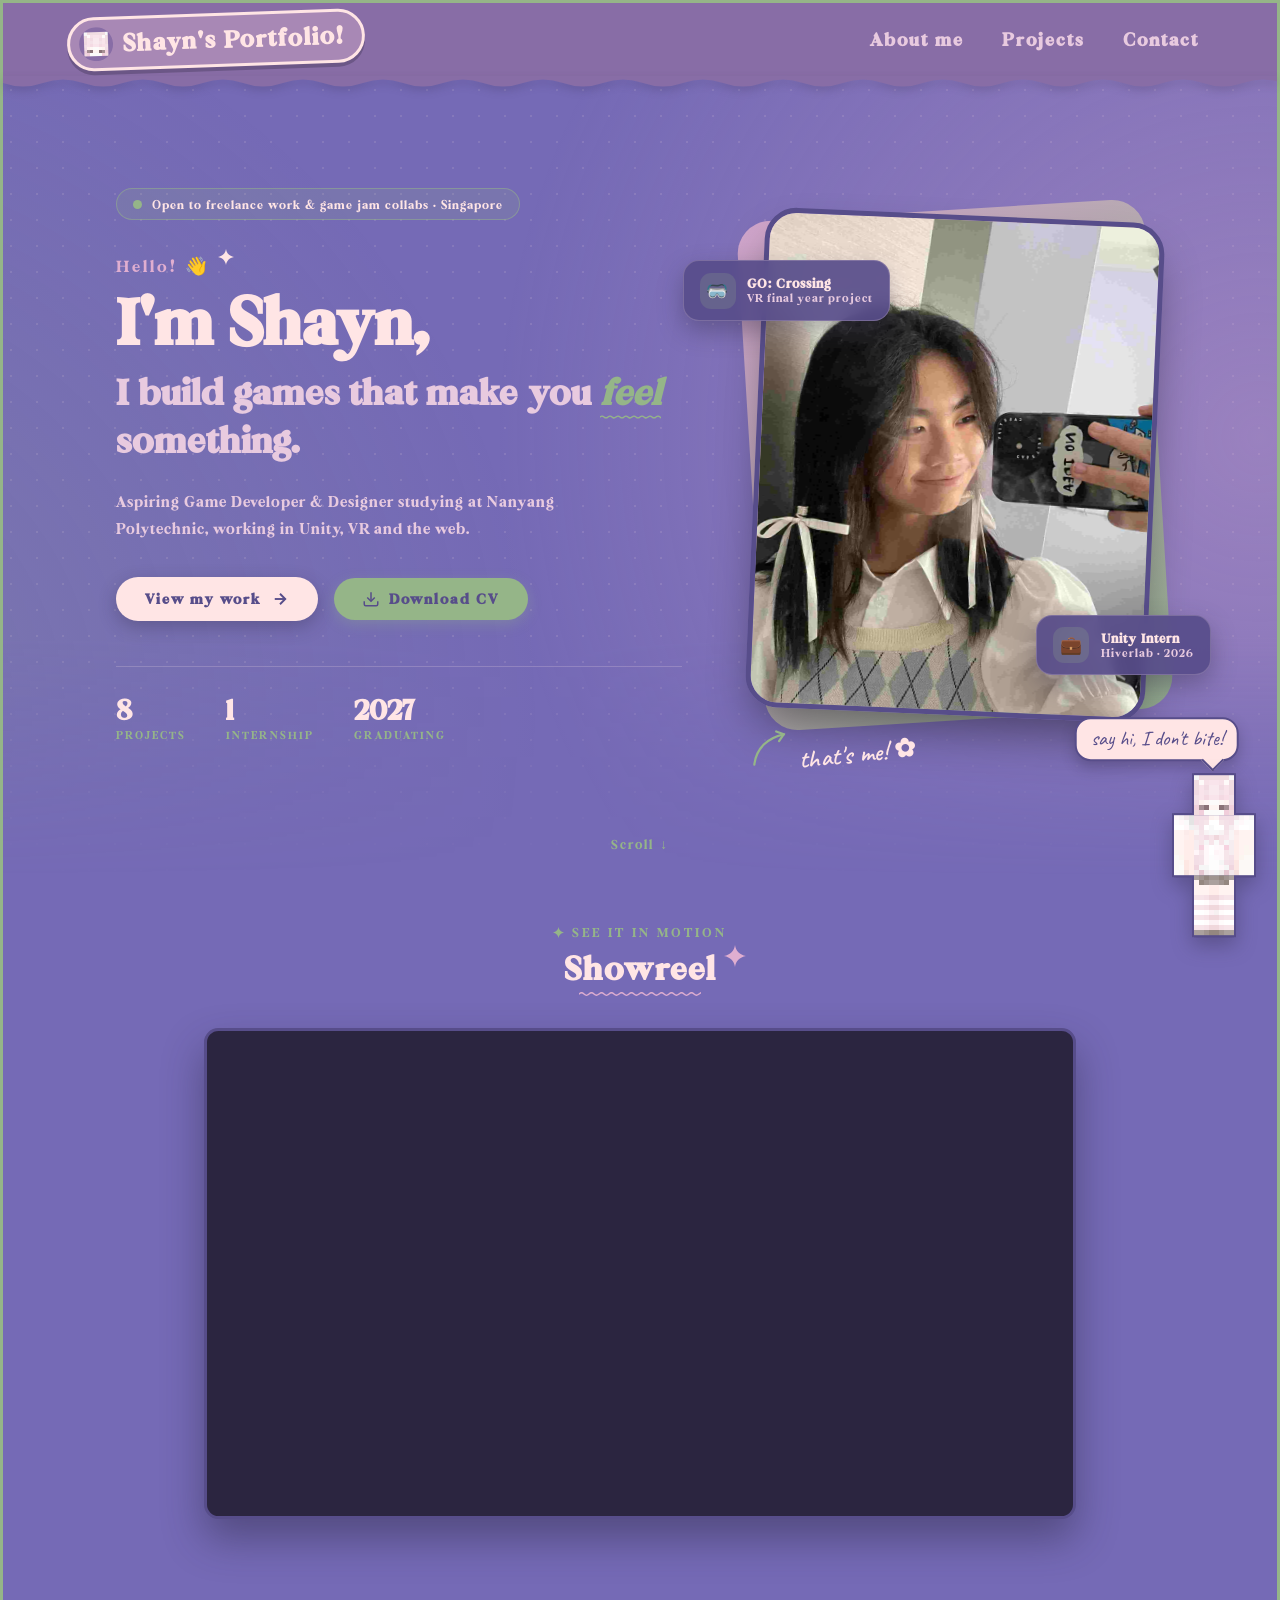
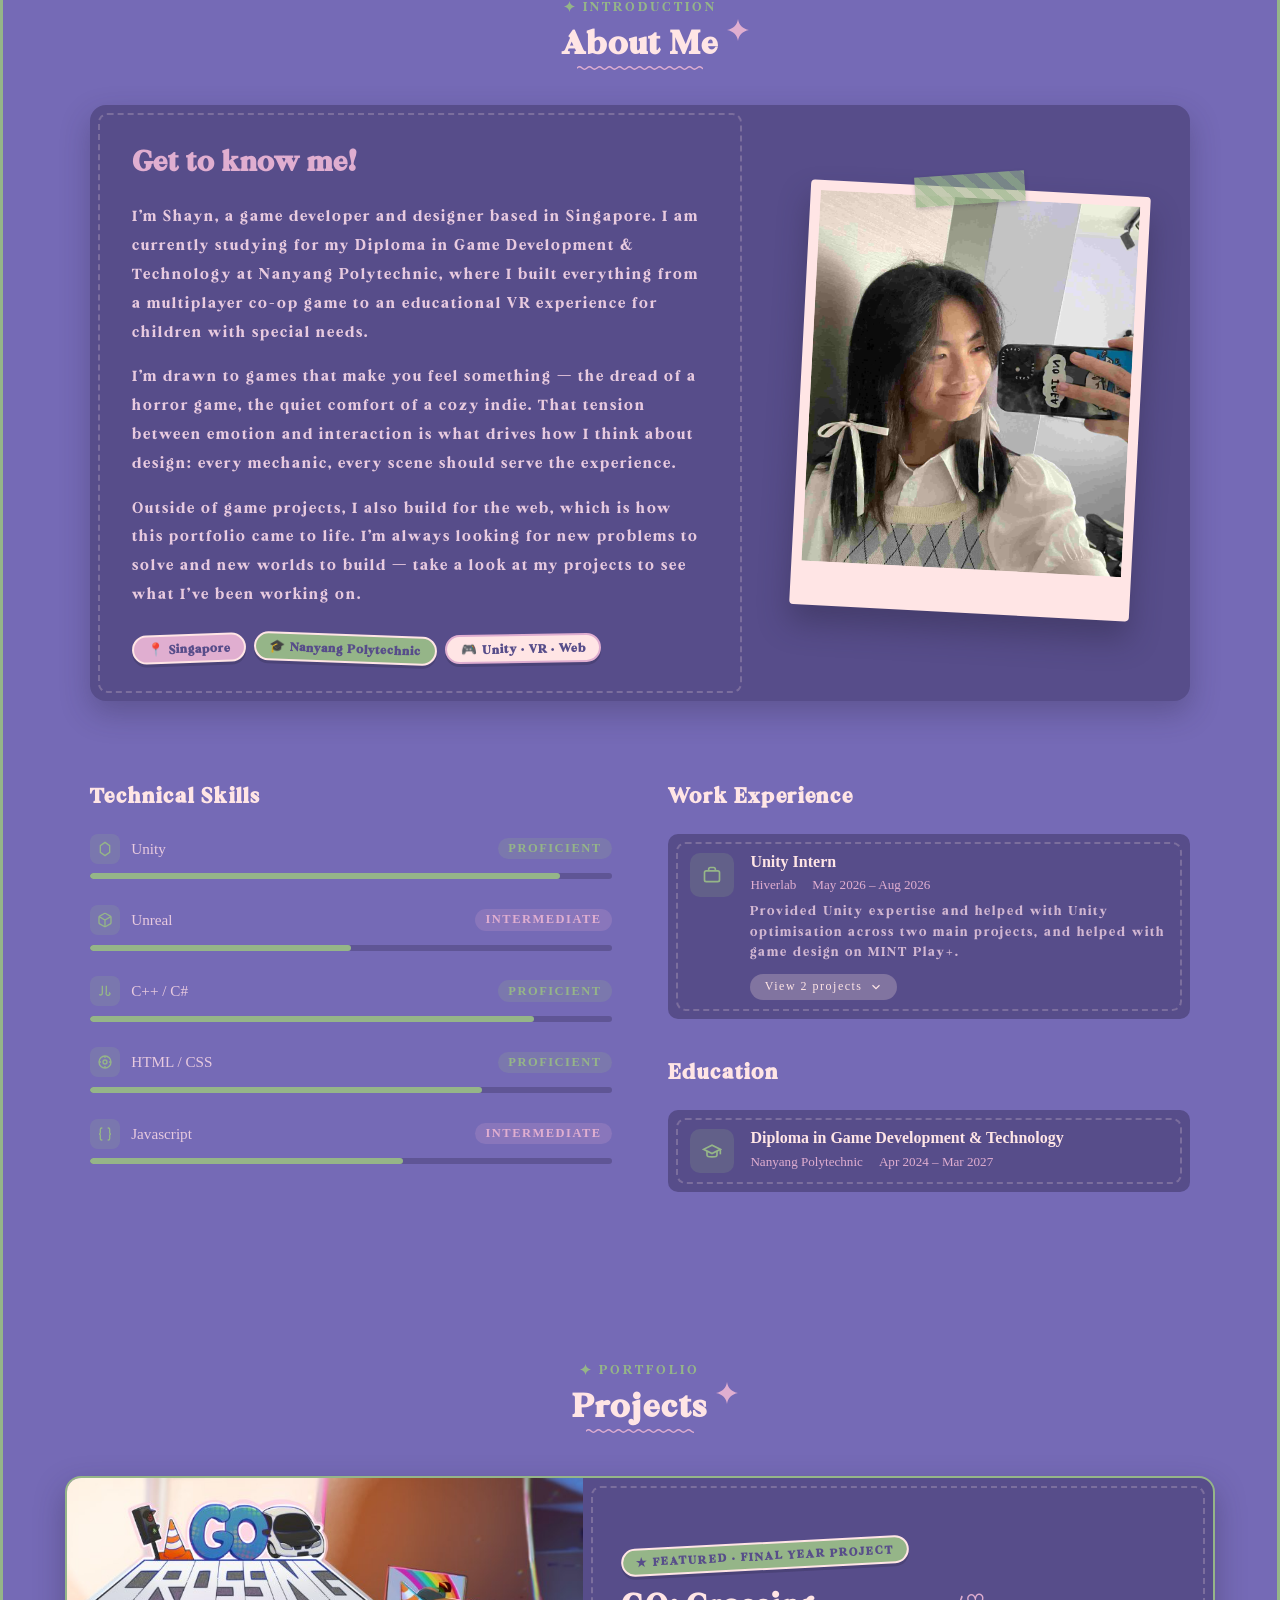
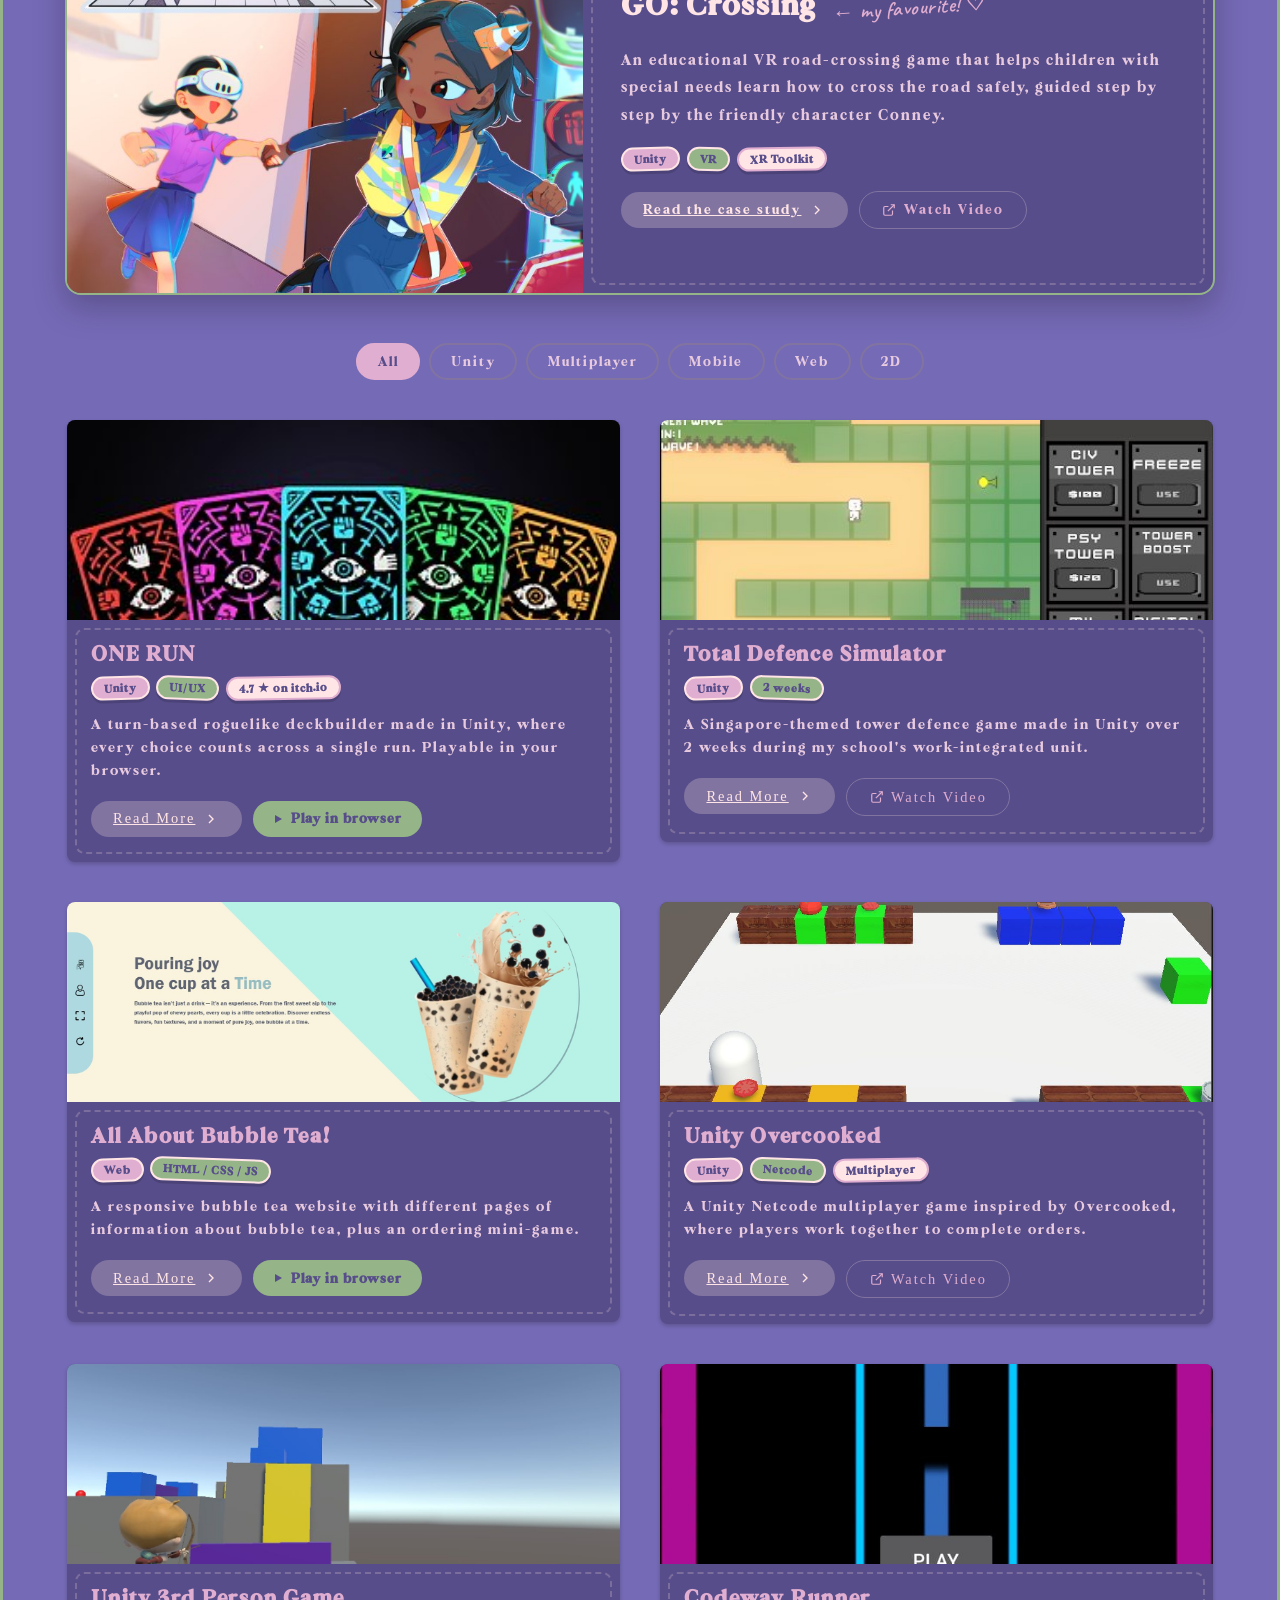
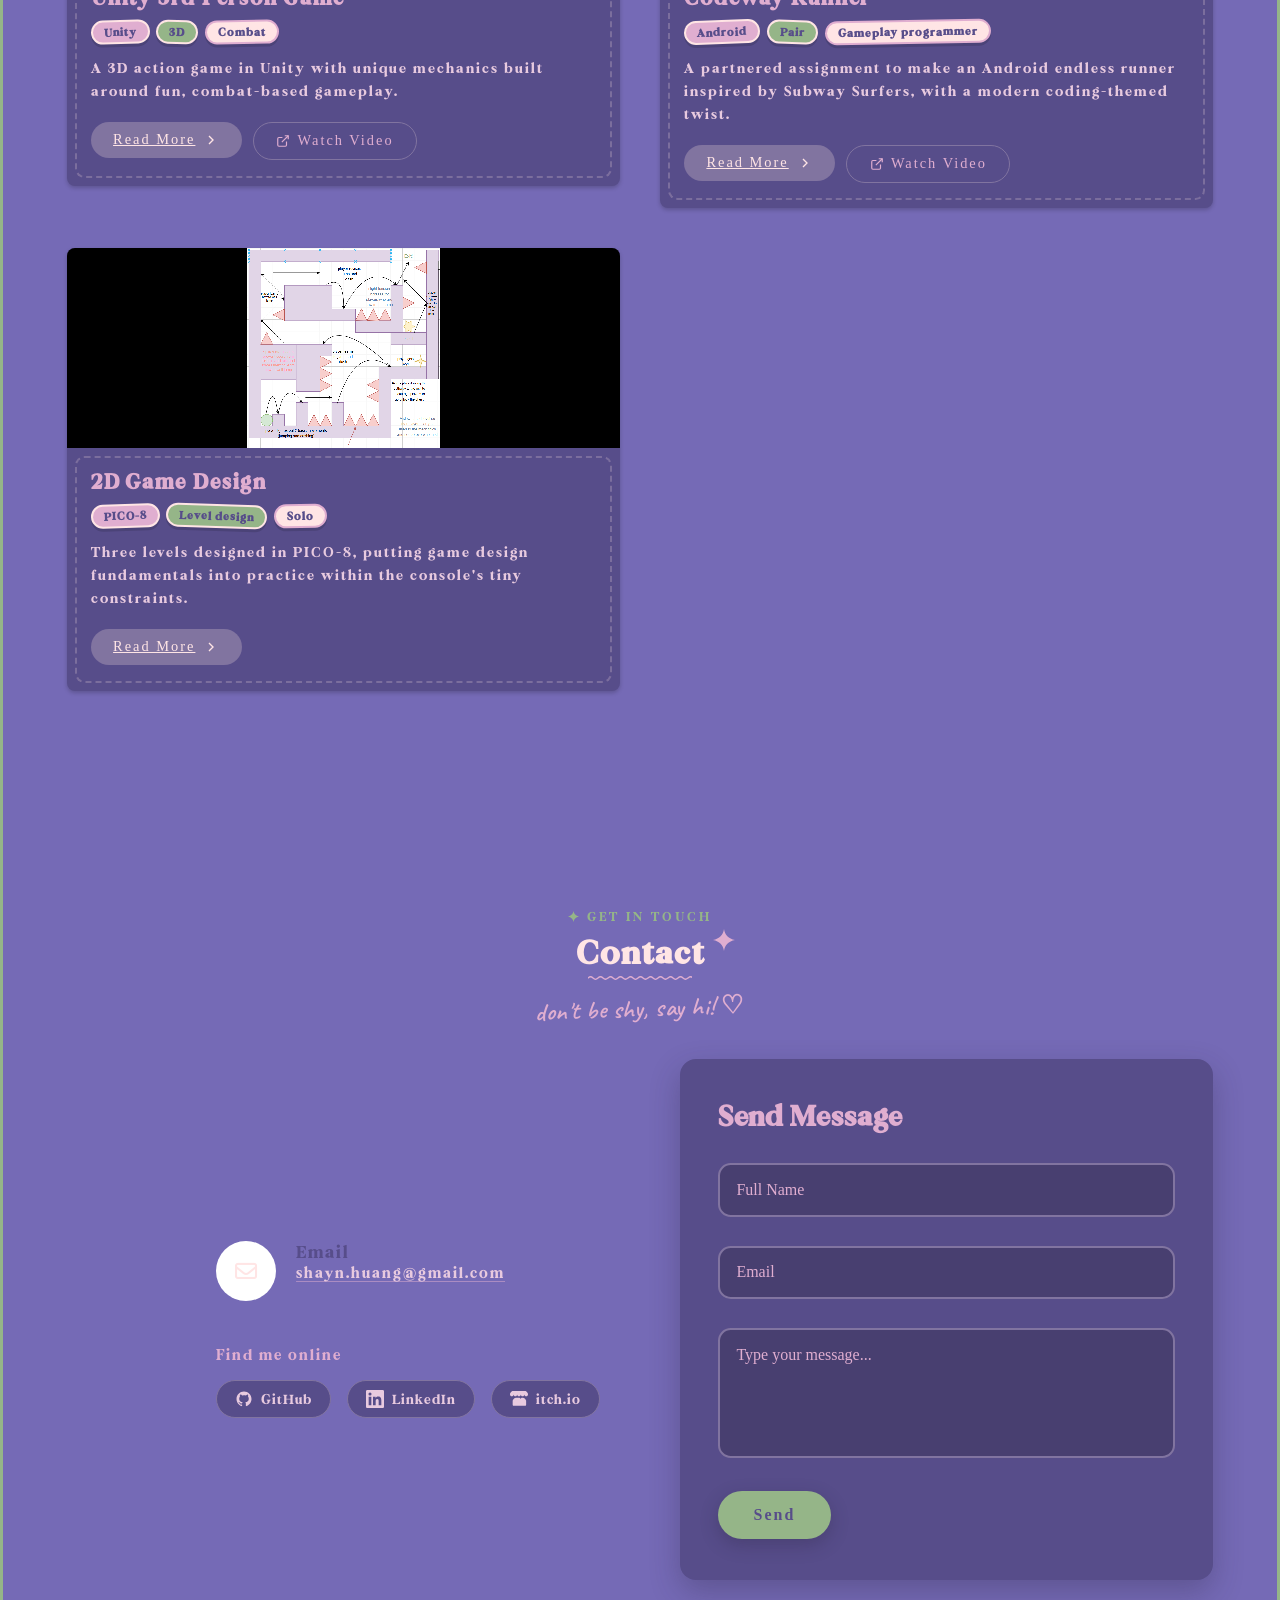
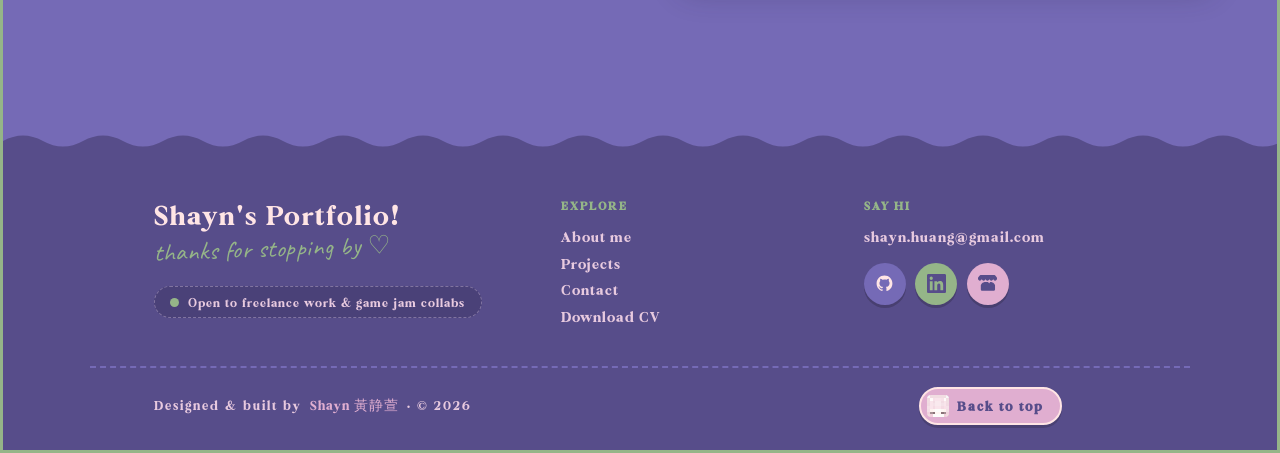
<file: index.html>
<!DOCTYPE html>
<html lang = en>
    <head>
        <title> shayn's portfolio </title>
        <meta charset="utf-8">
        <meta name="viewport" content="width=device-width, initial-scale=1.0">
        <meta name="description" content="Shayn Huang, a game developer and designer in Singapore. Unity, VR and multiplayer projects, from an educational VR road-crossing game to a co-op cooking game.">
        <link rel="icon" type="image/jpeg" href="Images/facepic.jpg">

        <!-- Link preview (LinkedIn, Discord, WhatsApp, etc.) -->
        <meta property="og:type" content="website">
        <meta property="og:url" content="https://loon4rtic.github.io/">
        <meta property="og:title" content="Shayn's Portfolio: Game Developer & Designer">
        <meta property="og:description" content="Unity, VR and multiplayer game projects by Shayn Huang, Singapore.">
        <meta property="og:image" content="https://loon4rtic.github.io/Images/GOS_Poster.jpg">
        <meta name="twitter:card" content="summary_large_image">
        <link rel="stylesheet" href="https://cdnjs.cloudflare.com/ajax/libs/font-awesome/6.6.0/css/all.min.css">
        <link href="css/style.css" type="text/css" rel="stylesheet">
        <link rel="preconnect" href="https://fonts.googleapis.com">
        <link rel="preconnect" href="https://fonts.gstatic.com" crossorigin>
        <link href="https://fonts.googleapis.com/css2?family=Caveat:wght@600&display=swap" rel="stylesheet">
        <link href="css/whimsy.css" type="text/css" rel="stylesheet">
    </head>

    <body class="whimsy">
        <div class = "top-bar">
            <header>
                
                <h1> Shayn's Portfolio!</h1>
                
            </header>
            <button class="nav-toggle">
                <div class = "bar"></div>
                <div class = "bar"></div>
                <div class = "bar"></div>
            </button>
            <nav id="mainNav">
                <a href="#about"> About me</a>

                <a href="#projects"> Projects</a>

                <a href="#contact"> Contact</a>
            </nav> 
        </div>   
        <main class="welcome">

        <section class = "hero">
            <div class = "hero-content">
                <a href="#contact" class="hero-status">
                    <span class="hero-status-dot" aria-hidden="true"></span>
                    Open to freelance work &amp; game jam collabs · Singapore
                </a>
                <p class = "hero-greeting">Hello! 👋</p>
                <h1 class = "hero-name">I'm Shayn,<span class="hero-name-sub">I build games that make you <em>feel</em> something.</span></h1>
                <p class = "hero-tagline">Aspiring Game Developer &amp; Designer studying at Nanyang Polytechnic, working in Unity, VR and the web.</p>
                <div class="hero-actions">
                    <a href="#projects" class="hero-btn-primary">
                        View my work
                        <svg viewBox="0 0 24 24" fill="none" stroke="currentColor" stroke-width="2.5"><line x1="5" y1="12" x2="19" y2="12"/><polyline points="12 5 19 12 12 19"/></svg>
                    </a>
                    <a href="Shayn_Huang_CV.pdf" download class="cv-download-btn">
                        <svg viewBox="0 0 24 24" fill="none" stroke="currentColor" stroke-width="2"><path d="M21 15v4a2 2 0 0 1-2 2H5a2 2 0 0 1-2-2v-4"/><polyline points="7 10 12 15 17 10"/><line x1="12" y1="15" x2="12" y2="3"/></svg>
                        Download CV
                    </a>
                </div>
                <dl class="hero-stats">
                    <div><dt>Projects</dt><dd>8</dd></div>
                    <div><dt>Internship</dt><dd>1</dd></div>
                    <div><dt>Graduating</dt><dd>2027</dd></div>
                </dl>
            </div>
            <div class = "hero-visual">
                <div class = "hero-photo-frame">
                    <img src="Images/facepic.jpg" alt="Shayn smiling, taking a mirror selfie" class = "hero-photo">
                </div>
                <div class="hero-badge hero-badge--top">
                    <span class="hero-badge-icon" aria-hidden="true">🥽</span>
                    <span><strong>GO: Crossing</strong>VR final year project</span>
                </div>
                <div class="hero-badge hero-badge--bottom">
                    <span class="hero-badge-icon" aria-hidden="true">💼</span>
                    <span><strong>Unity Intern</strong>Hiverlab · 2026</span>
                </div>
                <span class="doodle-note doodle-note--photo" aria-hidden="true">
                    <svg viewBox="0 0 50 40" fill="none" stroke="currentColor" stroke-width="2.5" stroke-linecap="round"><path d="M6 36C10 18 24 8 42 6"/><path d="M34 2l8 4-6 7"/></svg>
                    that's me! ✿
                </span>
            </div>
            <a href="#showreel" class = "hero-scroll" aria-label="Scroll to showreel">Scroll <span>↓</span></a>
        </section>

        <!-- Showreel: swap the video ID in the src below once you have a proper reel -->
        <section class="showreel" id="showreel">
            <div class="section-heading">
                <span class="section-eyebrow">See it in motion</span>
                <h2>Showreel</h2>
            </div>
            <div class="showreel-frame">
                <iframe src="https://www.youtube-nocookie.com/embed/P5vcXFI205Y" title="Shayn's showreel" loading="lazy" referrerpolicy="strict-origin-when-cross-origin" allow="accelerometer; encrypted-media; gyroscope; picture-in-picture; fullscreen" allowfullscreen></iframe>
            </div>
        </section>

        <div class = "section-heading" id="about">
            <span class = "section-eyebrow">Introduction</span>
            <h2>About Me</h2>
        </div>

        <div class = "aboutme_container">
            <div class = "aboutme_content">
                <div class = "aboutme_article">
                    <h2>Get to know me!</h2>
                    <p>I’m Shayn, a game developer and designer based in Singapore. I am currently studying for my Diploma in Game Development & Technology at Nanyang Polytechnic, where I built everything from a multiplayer co-op game to an educational VR experience for children with special needs.</p>
                    <p>I’m drawn to games that make you feel something — the dread of a horror game, the quiet comfort of a cozy indie. That tension between emotion and interaction is what drives how I think about design: every mechanic, every scene should serve the experience.</p>
                    <p>Outside of game projects, I also build for the web, which is how this portfolio came to life. I’m always looking for new problems to solve and new worlds to build — take a look at my projects to see what I’ve been working on.</p>
                    <ul class="aboutme_facts">
                        <li>📍 Singapore</li>
                        <li>🎓 Nanyang Polytechnic</li>
                        <li>🎮 Unity · VR · Web</li>
                    </ul>
                </div>
                <div class="aboutme_imgsection">
                    <div class="polaroid">
                        <img src="Images/facepic.jpg" alt="Shayn smiling, taking a mirror selfie">
                    </div>
                </div>
            </div>       
        </div>
        <section class = "skills">
                <div class = "skills-extra">
                    <div class = "bar-skills">
                        <h3>Technical Skills</h3>

                        <div class = "bar-skill" data-pct="90">
                            <div class = "bar-skill-top">
                                <div class = "bar-skill-left">
                                    <div class = "bar-icon">
                                        <svg viewBox="0 0 24 24" fill="none" stroke="currentColor" stroke-width="2"><polygon points="12 2 19 7 19 17 12 22 5 17 5 7"/></svg>
                                    </div>
                                    <span>Unity</span>
                                </div>
                                <span class = "bar-label bar-label--proficient">Proficient</span>
                            </div>
                            <div class = "bar-track"><div class = "bar-fill"></div></div>
                        </div>
                        <div class = "bar-skill" data-pct="50">
                            <div class = "bar-skill-top">
                                <div class = "bar-skill-left">
                                    <div class = "bar-icon">
                                        <svg viewBox="0 0 24 24" fill="none" stroke="currentColor" stroke-width="2"><path d="M21 16V8a2 2 0 0 0-1-1.7l-7-4a2 2 0 0 0-2 0l-7 4A2 2 0 0 0 3 8v8a2 2 0 0 0 1 1.7l7 4a2 2 0 0 0 2 0l7-4A2 2 0 0 0 21 16Z"/><path d="M3.3 7 12 12l8.7-5M12 22V12"/></svg>
                                    </div>
                                    <span>Unreal</span>
                                </div>
                                <span class = "bar-label bar-label--intermediate">Intermediate</span>
                            </div>
                            <div class = "bar-track"><div class = "bar-fill"></div></div>
                        </div>
                        <div class = "bar-skill" data-pct="85">
                            <div class = "bar-skill-top">
                                <div class = "bar-skill-left">
                                    <div class = "bar-icon">
                                        <svg viewBox="0 0 24 24" fill="none" stroke="currentColor" stroke-width="2"><path d="M8 4v11.5a2.5 2.5 0 0 1-4.5 1.5"/><path d="M14 4v10a3 3 0 1 0 5.5 1.7c-.3-.6-1-1-1.7-1.2"/></svg>
                                    </div>
                                    <span>C++ / C#</span>
                                </div>
                                <span class = "bar-label bar-label--proficient">Proficient</span>
                            </div>
                            <div class = "bar-track"><div class = "bar-fill"></div></div>
                        </div>

                        <div class = "bar-skill" data-pct="75">
                            <div class = "bar-skill-top">
                                <div class = "bar-skill-left">
                                    <div class = "bar-icon">
                                        <svg viewBox="0 0 24 24" fill="none" stroke="currentColor" stroke-width="2"><circle cx="12" cy="12" r="9"/><circle cx="12" cy="12" r="3"/><path d="M12 3v3M12 18v3M3 12h3M18 12h3"/></svg>
                                    </div>
                                    <span>HTML / CSS</span>
                                </div>
                                <span class = "bar-label bar-label--proficient">Proficient</span>
                            </div>
                            <div class = "bar-track"><div class = "bar-fill"></div></div>
                        </div>

                        <div class = "bar-skill" data-pct="60">
                            <div class = "bar-skill-top">
                                <div class = "bar-skill-left">
                                    <div class = "bar-icon">
                                        <svg viewBox="0 0 24 24" fill="none" stroke="currentColor" stroke-width="2"><path d="M8 3H7a2 2 0 0 0-2 2v5a2 2 0 0 1-2 2 2 2 0 0 1 2 2v5a2 2 0 0 0 2 2h1"/><path d="M16 21h1a2 2 0 0 0 2-2v-5a2 2 0 0 1 2-2 2 2 0 0 1-2-2V5a2 2 0 0 0-2-2h-1"/></svg>
                                    </div>
                                    <span>Javascript</span>
                                </div>
                                <span class = "bar-label bar-label--intermediate">Intermediate</span>
                            </div>
                            <div class = "bar-track"><div class = "bar-fill"></div></div>
                        </div>
                    </div>

                    <div class = "exp-cards">
                        <h3>Work Experience</h3>

                        <div class = "exp-card">
                            <div class = "exp-icon">
                                <svg viewBox="0 0 24 24" fill="none" stroke="currentColor" stroke-width="2"><rect x="3" y="7" width="18" height="13" rx="2"/><path d="M8 7V5a2 2 0 0 1 2-2h4a2 2 0 0 1 2 2v2"/></svg>
                            </div>
                            <div>
                                <div class = "exp-role">Unity Intern</div>
                                <div class = "exp-meta">
                                    <span>Hiverlab</span>
                                    <span>May 2026 – Aug 2026</span>
                                </div>
                                <p class="exp-desc">Provided Unity expertise and helped with Unity optimisation across two main projects, and helped with game design on MINT Play+.</p>
                                <details class="exp-more">
                                    <summary>
                                        <span>View 2 projects</span>
                                        <svg class="exp-more-icon" viewBox="0 0 24 24" fill="none" stroke="currentColor" stroke-width="2" aria-hidden="true"><polyline points="6 9 12 15 18 9"/></svg>
                                    </summary>
                                    <ul class="exp-projects">
                                        <li><strong>Spatial Work simulator</strong> · Optimised the AI navigation and waypoint system, reworked UI placement, added a new login screen with "Remember me", and playtested scenarios to check the simulator's results.</li>
                                        <li><strong>MINT Play+</strong> · Came up with new mechanics for a toy app and explained them to the client, and drafted responsive UI in Unity from the prototype.</li>
                                    </ul>
                                </details>
                            </div>
                        </div>
                        <h3 class = "exp-subheading">Education</h3>

                        <div class = "exp-card">
                            <div class = "exp-icon">
                                <svg viewBox="0 0 24 24" fill="none" stroke="currentColor" stroke-width="2"><path d="M22 10 12 5 2 10l10 5 10-5Z"/><path d="M6 12v5c0 1.1 2.7 2 6 2s6-.9 6-2v-5"/><path d="M22 10v6"/></svg>
                            </div>
                            <div>
                                <div class = "exp-role">Diploma in Game Development & Technology</div>
                                <div class = "exp-meta">
                                    <span>Nanyang Polytechnic</span>
                                    <span>Apr 2024 – Mar 2027</span>
                                </div>
                            </div>
                        </div>
                    </div>
                </div>

            </section>
            <div class = "section-heading" id="projects">
                <span class = "section-eyebrow">Portfolio</span>
                <h2>Projects</h2>
            </div>

            <!-- Featured project -->
            <article class="featured">
                <a href="project-gos.html" class="featured-img">
                    <img src="Images/GOS_Poster.jpg" alt="GO: Crossing key art: a child in a VR headset holding hands with the guide character Conney">
                </a>
                <div class="featured-content">
                    <span class="featured-badge">★ Featured · Final Year Project</span>
                    <h3>GO: Crossing <span class="doodle-note doodle-note--inline">← my favourite! ♡</span></h3>
                    <p>An educational VR road-crossing game that helps children with special needs learn how to cross the road safely, guided step by step by the friendly character Conney.</p>
                    <div class="card-chips">
                        <span class="card-chip">Unity</span>
                        <span class="card-chip">VR</span>
                        <span class="card-chip">XR Toolkit</span>
                    </div>
                    <div class="card-actions">
                        <a href="project-gos.html" class="project-toggle">
                            <span>Read the case study</span>
                            <svg class="project-toggle-icon" viewBox="0 0 24 24" fill="none" stroke="currentColor" stroke-width="2"><polyline points="9 18 15 12 9 6"/></svg>
                        </a>
                        <a href="https://youtu.be/P5vcXFI205Y" target="_blank" rel="noopener noreferrer" class="project-link">
                            <svg viewBox="0 0 24 24" fill="none" stroke="currentColor" stroke-width="2"><path d="M18 13v6a2 2 0 0 1-2 2H5a2 2 0 0 1-2-2V8a2 2 0 0 1 2-2h6"/><polyline points="15 3 21 3 21 9"/><line x1="10" y1="14" x2="21" y2="3"/></svg>
                            Watch Video
                        </a>
                    </div>
                </div>
            </article>

            <!-- Filters: each card's data-tags lists the filters it belongs to -->
            <div class="project-filters" role="group" aria-label="Filter projects">
                <button class="filter-btn active" data-filter="all" aria-pressed="true">All</button>
                <button class="filter-btn" data-filter="unity" aria-pressed="false">Unity</button>
                <button class="filter-btn" data-filter="multiplayer" aria-pressed="false">Multiplayer</button>
                <button class="filter-btn" data-filter="mobile" aria-pressed="false">Mobile</button>
                <button class="filter-btn" data-filter="web" aria-pressed="false">Web</button>
                <button class="filter-btn" data-filter="2d" aria-pressed="false">2D</button>
            </div>

            <div class = "cardcontainer">
                <div class = "card" data-tags="unity web">
                    <img src="Images/ONERUN.jpg" onerror="this.onerror=null;this.src='Images/placeholder-onerun.svg'" alt="ONE RUN deckbuilder title screen">
                    <div class = "card-content">
                        <h3>ONE RUN</h3>
                        <div class="card-chips">
                            <span class="card-chip">Unity</span>
                            <span class="card-chip">UI/UX</span>
                            <span class="card-chip">4.7 ★ on itch.io</span>
                        </div>
                        <p>A turn-based roguelike deckbuilder made in Unity, where every choice counts across a single run. Playable in your browser.</p>
                        <div class="card-actions">
                            <a href="project-onerun.html" class="project-toggle">
                                <span>Read More</span>
                                <svg class="project-toggle-icon" viewBox="0 0 24 24" fill="none" stroke="currentColor" stroke-width="2"><polyline points="9 18 15 12 9 6"/></svg>
                            </a>
                            <a href="https://sinisterup.itch.io/one-run" target="_blank" rel="noopener noreferrer" class="project-play">
                                <svg viewBox="0 0 24 24" fill="currentColor"><polygon points="6 4 20 12 6 20 6 4"/></svg>
                                Play in browser
                            </a>
                        </div>
                    </div>
                </div>

                <div class = "card" data-tags="unity">
                    <img src="Images/TDS_tileSelection.jpg" alt="Total Defence Simulator tower builder screen">
                    <div class = "card-content">
                        <h3>Total Defence Simulator</h3>
                        <div class="card-chips">
                            <span class="card-chip">Unity</span>
                            <span class="card-chip">2 weeks</span>
                        </div>
                        <p>A Singapore-themed tower defence game made in Unity over 2 weeks during my school's work-integrated unit.</p>
                        <div class="card-actions">
                            <a href="project-tds.html" class="project-toggle">
                                <span>Read More</span>
                                <svg class="project-toggle-icon" viewBox="0 0 24 24" fill="none" stroke="currentColor" stroke-width="2"><polyline points="9 18 15 12 9 6"/></svg>
                            </a>
                            <a href="https://youtu.be/3BmdpsL5Wcc" target="_blank" rel="noopener noreferrer" class="project-link">
                                <svg viewBox="0 0 24 24" fill="none" stroke="currentColor" stroke-width="2"><path d="M18 13v6a2 2 0 0 1-2 2H5a2 2 0 0 1-2-2V8a2 2 0 0 1 2-2h6"/><polyline points="15 3 21 3 21 9"/><line x1="10" y1="14" x2="21" y2="3"/></svg>
                                Watch Video
                            </a>
                        </div>
                    </div>
                </div>

                <div class = "card" data-tags="web">
                    <img src="Images/BBT_MainMenu.jpg" alt="All About Bubble Tea! website landing page">
                    <div class = "card-content">
                        <h3>All About Bubble Tea!</h3>
                        <div class="card-chips">
                            <span class="card-chip">Web</span>
                            <span class="card-chip">HTML / CSS / JS</span>
                        </div>
                        <p>A responsive bubble tea website with different pages of information about bubble tea, plus an ordering mini-game.</p>
                        <div class="card-actions">
                            <a href="project-bbt.html" class="project-toggle">
                                <span>Read More</span>
                                <svg class="project-toggle-icon" viewBox="0 0 24 24" fill="none" stroke="currentColor" stroke-width="2"><polyline points="9 18 15 12 9 6"/></svg>
                            </a>
                            <a href="https://loon4rtic.github.io/bubbletea/" target="_blank" rel="noopener noreferrer" class="project-play">
                                <svg viewBox="0 0 24 24" fill="currentColor"><polygon points="6 4 20 12 6 20 6 4"/></svg>
                                Play in browser
                            </a>
                        </div>
                    </div>
                </div>

                <div class = "card" data-tags="unity multiplayer">
                    <img src="Images/OC_Assembly.jpg" alt="Unity Overcooked kitchen with ingredient counters">
                    <div class = "card-content">
                        <h3>Unity Overcooked</h3>
                        <div class="card-chips">
                            <span class="card-chip">Unity</span>
                            <span class="card-chip">Netcode</span>
                            <span class="card-chip">Multiplayer</span>
                        </div>
                        <p>A Unity Netcode multiplayer game inspired by Overcooked, where players work together to complete orders.</p>
                        <div class="card-actions">
                            <a href="project-overcooked.html" class="project-toggle">
                                <span>Read More</span>
                                <svg class="project-toggle-icon" viewBox="0 0 24 24" fill="none" stroke="currentColor" stroke-width="2"><polyline points="9 18 15 12 9 6"/></svg>
                            </a>
                            <a href="https://youtu.be/ChOEQbdRXRI" target="_blank" rel="noopener noreferrer" class="project-link">
                                <svg viewBox="0 0 24 24" fill="none" stroke="currentColor" stroke-width="2"><path d="M18 13v6a2 2 0 0 1-2 2H5a2 2 0 0 1-2-2V8a2 2 0 0 1 2-2h6"/><polyline points="15 3 21 3 21 9"/><line x1="10" y1="14" x2="21" y2="3"/></svg>
                                Watch Video
                            </a>
                        </div>
                    </div>
                </div>

                <div class = "card" data-tags="unity">
                    <img src="Images/3DAC_Bow.jpg" alt="Third-person character drawing a bow">
                    <div class = "card-content">
                        <h3>Unity 3rd Person Game</h3>
                        <div class="card-chips">
                            <span class="card-chip">Unity</span>
                            <span class="card-chip">3D</span>
                            <span class="card-chip">Combat</span>
                        </div>
                        <p>A 3D action game in Unity with unique mechanics built around fun, combat-based gameplay.</p>
                        <div class="card-actions">
                            <a href="project-3dac.html" class="project-toggle">
                                <span>Read More</span>
                                <svg class="project-toggle-icon" viewBox="0 0 24 24" fill="none" stroke="currentColor" stroke-width="2"><polyline points="9 18 15 12 9 6"/></svg>
                            </a>
                            <a href="https://youtu.be/96YUA6OwlOc" target="_blank" rel="noopener noreferrer" class="project-link">
                                <svg viewBox="0 0 24 24" fill="none" stroke="currentColor" stroke-width="2"><path d="M18 13v6a2 2 0 0 1-2 2H5a2 2 0 0 1-2-2V8a2 2 0 0 1 2-2h6"/><polyline points="15 3 21 3 21 9"/><line x1="10" y1="14" x2="21" y2="3"/></svg>
                                Watch Video
                            </a>
                        </div>
                    </div>
                </div>

                <div class = "card" data-tags="mobile">
                    <img src="Images/CR_MainMenu.jpg" alt="Codeway Runner main menu">
                    <div class = "card-content">
                        <h3>Codeway Runner</h3>
                        <div class="card-chips">
                            <span class="card-chip">Android</span>
                            <span class="card-chip">Pair</span>
                            <span class="card-chip">Gameplay programmer</span>
                        </div>
                        <p>A partnered assignment to make an Android endless runner inspired by Subway Surfers, with a modern coding-themed twist.</p>
                        <div class="card-actions">
                            <a href="project-cr.html" class="project-toggle">
                                <span>Read More</span>
                                <svg class="project-toggle-icon" viewBox="0 0 24 24" fill="none" stroke="currentColor" stroke-width="2"><polyline points="9 18 15 12 9 6"/></svg>
                            </a>
                            <a href="https://youtube.com/shorts/A9VmSW5wZus?feature=share" target="_blank" rel="noopener noreferrer" class="project-link">
                                <svg viewBox="0 0 24 24" fill="none" stroke="currentColor" stroke-width="2"><path d="M18 13v6a2 2 0 0 1-2 2H5a2 2 0 0 1-2-2V8a2 2 0 0 1 2-2h6"/><polyline points="15 3 21 3 21 9"/><line x1="10" y1="14" x2="21" y2="3"/></svg>
                                Watch Video
                            </a>
                        </div>
                    </div>
                </div>

                <div class = "card" data-tags="2d">
                    <img src="Images/P8_L1_final.png" onerror="this.onerror=null;this.src='Images/placeholder-pico8.svg'" alt="PICO-8 level design" class="card-img--pixel">
                    <div class = "card-content">
                        <h3>2D Game Design</h3>
                        <div class="card-chips">
                            <span class="card-chip">PICO-8</span>
                            <span class="card-chip">Level design</span>
                            <span class="card-chip">Solo</span>
                        </div>
                        <p>Three levels designed in PICO-8, putting game design fundamentals into practice within the console's tiny constraints.</p>
                        <div class="card-actions">
                            <a href="project-pico8.html" class="project-toggle">
                                <span>Read More</span>
                                <svg class="project-toggle-icon" viewBox="0 0 24 24" fill="none" stroke="currentColor" stroke-width="2"><polyline points="9 18 15 12 9 6"/></svg>
                            </a>
                        </div>
                    </div>
                </div>
            </div>
        </main>
        <section class = "contact">
                <div class = "content">
                    <div class = "section-heading" id="contact">
                        <span class = "section-eyebrow">Get in Touch</span>
                        <h2>Contact</h2>
                        <span class="doodle-note doodle-note--contact">don't be shy, say hi! ♡</span>
                    </div>
                </div>
                <div class = "contact-container">
                    <div class = "contactInfo">
                        <div class = "box">
                            <div class = "icon"><i class="fa-regular fa-envelope" aria-hidden="true"></i></div>
                            <div class = "text">
                                <h3>Email</h3>
                                <p><a href="mailto:shayn.huang@gmail.com" class="contact-email">shayn.huang@gmail.com</a></p>
                            </div>                           
                        </div>
                        <div class = "social-links">
                            <h3 class = "social-links-heading">Find me online</h3>
                            <div class = "social-icons">
                                <a href="https://github.com/loon4rtic" target="_blank" rel="noopener noreferrer" class="social-icon" aria-label="GitHub">
                                    <svg viewBox="0 0 24 24" fill="currentColor"><path d="M12 2C6.477 2 2 6.477 2 12c0 4.42 2.865 8.17 6.839 9.49.5.092.682-.217.682-.482 0-.237-.008-.866-.013-1.7-2.782.603-3.369-1.342-3.369-1.342-.454-1.155-1.11-1.463-1.11-1.463-.908-.62.069-.608.069-.608 1.003.07 1.531 1.03 1.531 1.03.892 1.529 2.341 1.087 2.91.832.092-.647.35-1.088.636-1.338-2.22-.253-4.555-1.11-4.555-4.943 0-1.091.39-1.984 1.029-2.683-.103-.253-.446-1.27.098-2.647 0 0 .84-.269 2.75 1.025A9.578 9.578 0 0 1 12 6.836c.85.004 1.705.115 2.504.337 1.909-1.294 2.747-1.025 2.747-1.025.546 1.377.203 2.394.1 2.647.64.699 1.028 1.592 1.028 2.683 0 3.842-2.339 4.687-4.566 4.935.359.309.678.919.678 1.852 0 1.336-.012 2.415-.012 2.741 0 .267.18.578.688.48C19.138 20.167 22 16.418 22 12c0-5.523-4.477-10-10-10z"/></svg>
                                    <span>GitHub</span>
                                </a>
                                <a href="https://www.linkedin.com/in/shayn-huang-b044453a5/" target="_blank" rel="noopener noreferrer" class="social-icon" aria-label="LinkedIn">
                                    <svg viewBox="0 0 24 24" fill="currentColor"><path d="M20.447 20.452h-3.554v-5.569c0-1.328-.027-3.037-1.852-3.037-1.853 0-2.136 1.445-2.136 2.939v5.667H9.351V9h3.414v1.561h.046c.477-.9 1.637-1.85 3.37-1.85 3.601 0 4.267 2.37 4.267 5.455v6.286zM5.337 7.433a2.062 2.062 0 0 1-2.063-2.065 2.064 2.064 0 1 1 2.063 2.065zm1.782 13.019H3.555V9h3.564v11.452zM22.225 0H1.771C.792 0 0 .774 0 1.729v20.542C0 23.227.792 24 1.771 24h20.451C23.2 24 24 23.227 24 22.271V1.729C24 .774 23.2 0 22.222 0h.003z"/></svg>
                                <span>LinkedIn</span>
                                </a>
                                <a href="https://loon4rtic.itch.io" target="_blank" rel="noopener noreferrer" class="social-icon" aria-label="itch.io">
                                <svg viewBox="0 0 24 24" fill="currentColor"><path d="M3.13 1.338C2.08 1.96.02 4.328 0 4.95v1.03c0 1.303 1.22 2.45 2.325 2.45 1.33 0 2.436-1.102 2.436-2.41 0 1.308 1.07 2.41 2.4 2.41 1.328 0 2.362-1.102 2.362-2.41 0 1.308 1.104 2.41 2.434 2.41h.032c1.33 0 2.434-1.102 2.434-2.41 0 1.308 1.035 2.41 2.364 2.41 1.328 0 2.4-1.102 2.4-2.41 0 1.308 1.105 2.41 2.435 2.41C22.78 8.43 24 7.282 24 5.98V4.95c-.02-.622-2.08-2.99-3.13-3.612C19.948 1.338 4.052 1.338 3.13 1.338zM8.5 10.258c-.282 0-.542.025-.79.073-.006.006-.012.006-.018.006-1.443.27-2.457 1.116-3.11 1.965-.654.85-1.018 1.762-1.018 1.762v5.48c0 .54.482 1.458 1.024 1.458h15.822c.543 0 1.09-.917 1.09-1.457v-5.48s-.364-.913-1.018-1.762c-.654-.85-1.665-1.697-3.11-1.965-.006 0-.012 0-.018-.006-.248-.048-.508-.073-.79-.073h-.022c-.013 0-.025 0-.038.003-.607.016-1.13.21-1.553.524-.41.308-.703.72-.866 1.19-.163-.47-.456-.882-.866-1.19-.423-.314-.946-.508-1.553-.524-.013-.003-.025-.003-.038-.003H8.5zm0 0"/></svg>
                                <span>itch.io</span>
                                </a>
                            </div>
                        </div>
                    </div>
                    <div class = "contactForm">
                        <form action="https://formspree.io/f/mykqgnej" method="POST">
                            <h2>Send Message</h2>
                            <div class = "inputBox">
                                <input type = "text" name ="name" placeholder=" " required = "required">
                                <span>Full Name</span>
                            </div>
                            <div class = "inputBox">
                                <input type = "email" name ="email" placeholder=" " required = "required">
                                <span>Email</span>
                            </div>
                            <div class = "inputBox">
                                <textarea name = "message"required="required"></textarea>
                                <span>Type your message...</span>
                            </div>
                            <div class = "inputBox">
                                <input type = "submit" name ="" value = "Send">
                            </div>
                        </form>
                    </div>
                </div>
            </section>

        <footer class="site-footer">
            <div class="footer-inner">
                <div class="footer-brand">
                    <a href="#" class="footer-logo">Shayn's Portfolio!</a>
                    <p class="footer-note">thanks for stopping by ♡</p>
                    <a href="#contact" class="footer-status">
                        <span class="hero-status-dot" aria-hidden="true"></span>
                        Open to freelance work &amp; game jam collabs
                    </a>
                </div>
                <nav class="footer-col" aria-label="Footer">
                    <h3 class="footer-heading">Explore</h3>
                    <a href="#about">About me</a>
                    <a href="#projects">Projects</a>
                    <a href="#contact">Contact</a>
                    <a href="Shayn_Huang_CV.pdf" download>Download CV</a>
                </nav>
                <div class="footer-col">
                    <h3 class="footer-heading">Say hi</h3>
                    <a href="mailto:shayn.huang@gmail.com">shayn.huang@gmail.com</a>
                    <div class="footer-socials">
                        <a href="https://github.com/loon4rtic" target="_blank" rel="noopener noreferrer" aria-label="GitHub">
                            <svg viewBox="0 0 24 24" fill="currentColor"><path d="M12 2C6.477 2 2 6.477 2 12c0 4.42 2.865 8.17 6.839 9.49.5.092.682-.217.682-.482 0-.237-.008-.866-.013-1.7-2.782.603-3.369-1.342-3.369-1.342-.454-1.155-1.11-1.463-1.11-1.463-.908-.62.069-.608.069-.608 1.003.07 1.531 1.03 1.531 1.03.892 1.529 2.341 1.087 2.91.832.092-.647.35-1.088.636-1.338-2.22-.253-4.555-1.11-4.555-4.943 0-1.091.39-1.984 1.029-2.683-.103-.253-.446-1.27.098-2.647 0 0 .84-.269 2.75 1.025A9.578 9.578 0 0 1 12 6.836c.85.004 1.705.115 2.504.337 1.909-1.294 2.747-1.025 2.747-1.025.546 1.377.203 2.394.1 2.647.64.699 1.028 1.592 1.028 2.683 0 3.842-2.339 4.687-4.566 4.935.359.309.678.919.678 1.852 0 1.336-.012 2.415-.012 2.741 0 .267.18.578.688.48C19.138 20.167 22 16.418 22 12c0-5.523-4.477-10-10-10z"/></svg>
                        </a>
                        <a href="https://www.linkedin.com/in/shayn-huang-b044453a5/" target="_blank" rel="noopener noreferrer" aria-label="LinkedIn">
                            <svg viewBox="0 0 24 24" fill="currentColor"><path d="M20.447 20.452h-3.554v-5.569c0-1.328-.027-3.037-1.852-3.037-1.853 0-2.136 1.445-2.136 2.939v5.667H9.351V9h3.414v1.561h.046c.477-.9 1.637-1.85 3.37-1.85 3.601 0 4.267 2.37 4.267 5.455v6.286zM5.337 7.433a2.062 2.062 0 0 1-2.063-2.065 2.064 2.064 0 1 1 2.063 2.065zm1.782 13.019H3.555V9h3.564v11.452zM22.225 0H1.771C.792 0 0 .774 0 1.729v20.542C0 23.227.792 24 1.771 24h20.451C23.2 24 24 23.227 24 22.271V1.729C24 .774 23.2 0 22.222 0h.003z"/></svg>
                        </a>
                        <a href="https://loon4rtic.itch.io" target="_blank" rel="noopener noreferrer" aria-label="itch.io">
                            <svg viewBox="0 0 24 24" fill="currentColor"><path d="M3.13 1.338C2.08 1.96.02 4.328 0 4.95v1.03c0 1.303 1.22 2.45 2.325 2.45 1.33 0 2.436-1.102 2.436-2.41 0 1.308 1.07 2.41 2.4 2.41 1.328 0 2.362-1.102 2.362-2.41 0 1.308 1.104 2.41 2.434 2.41h.032c1.33 0 2.434-1.102 2.434-2.41 0 1.308 1.035 2.41 2.364 2.41 1.328 0 2.4-1.102 2.4-2.41 0 1.308 1.105 2.41 2.435 2.41C22.78 8.43 24 7.282 24 5.98V4.95c-.02-.622-2.08-2.99-3.13-3.612C19.948 1.338 4.052 1.338 3.13 1.338zM8.5 10.258c-.282 0-.542.025-.79.073-.006.006-.012.006-.018.006-1.443.27-2.457 1.116-3.11 1.965-.654.85-1.018 1.762-1.018 1.762v5.48c0 .54.482 1.458 1.024 1.458h15.822c.543 0 1.09-.917 1.09-1.457v-5.48s-.364-.913-1.018-1.762c-.654-.85-1.665-1.697-3.11-1.965-.006 0-.012 0-.018-.006-.248-.048-.508-.073-.79-.073h-.022c-.013 0-.025 0-.038.003-.607.016-1.13.21-1.553.524-.41.308-.703.72-.866 1.19-.163-.47-.456-.882-.866-1.19-.423-.314-.946-.508-1.553-.524-.013-.003-.025-.003-.038-.003H8.5zm0 0"/></svg>
                        </a>
                    </div>
                </div>
            </div>
            <div class="footer-bottom">
                <p>Designed &amp; built by <span class="designer">Shayn &#40643;&#38745;&#33841;</span> <span class="footer-year">· © 2026</span></p>
                <a href="#" class="footer-top">
                    <img src="Images/mascot/head.png" alt="">
                    Back to top
                </a>
            </div>
        </footer>
        <script src="custom.js"></script>
        <script src="whimsy.js"></script>
        
    </body>
</html>
</file>
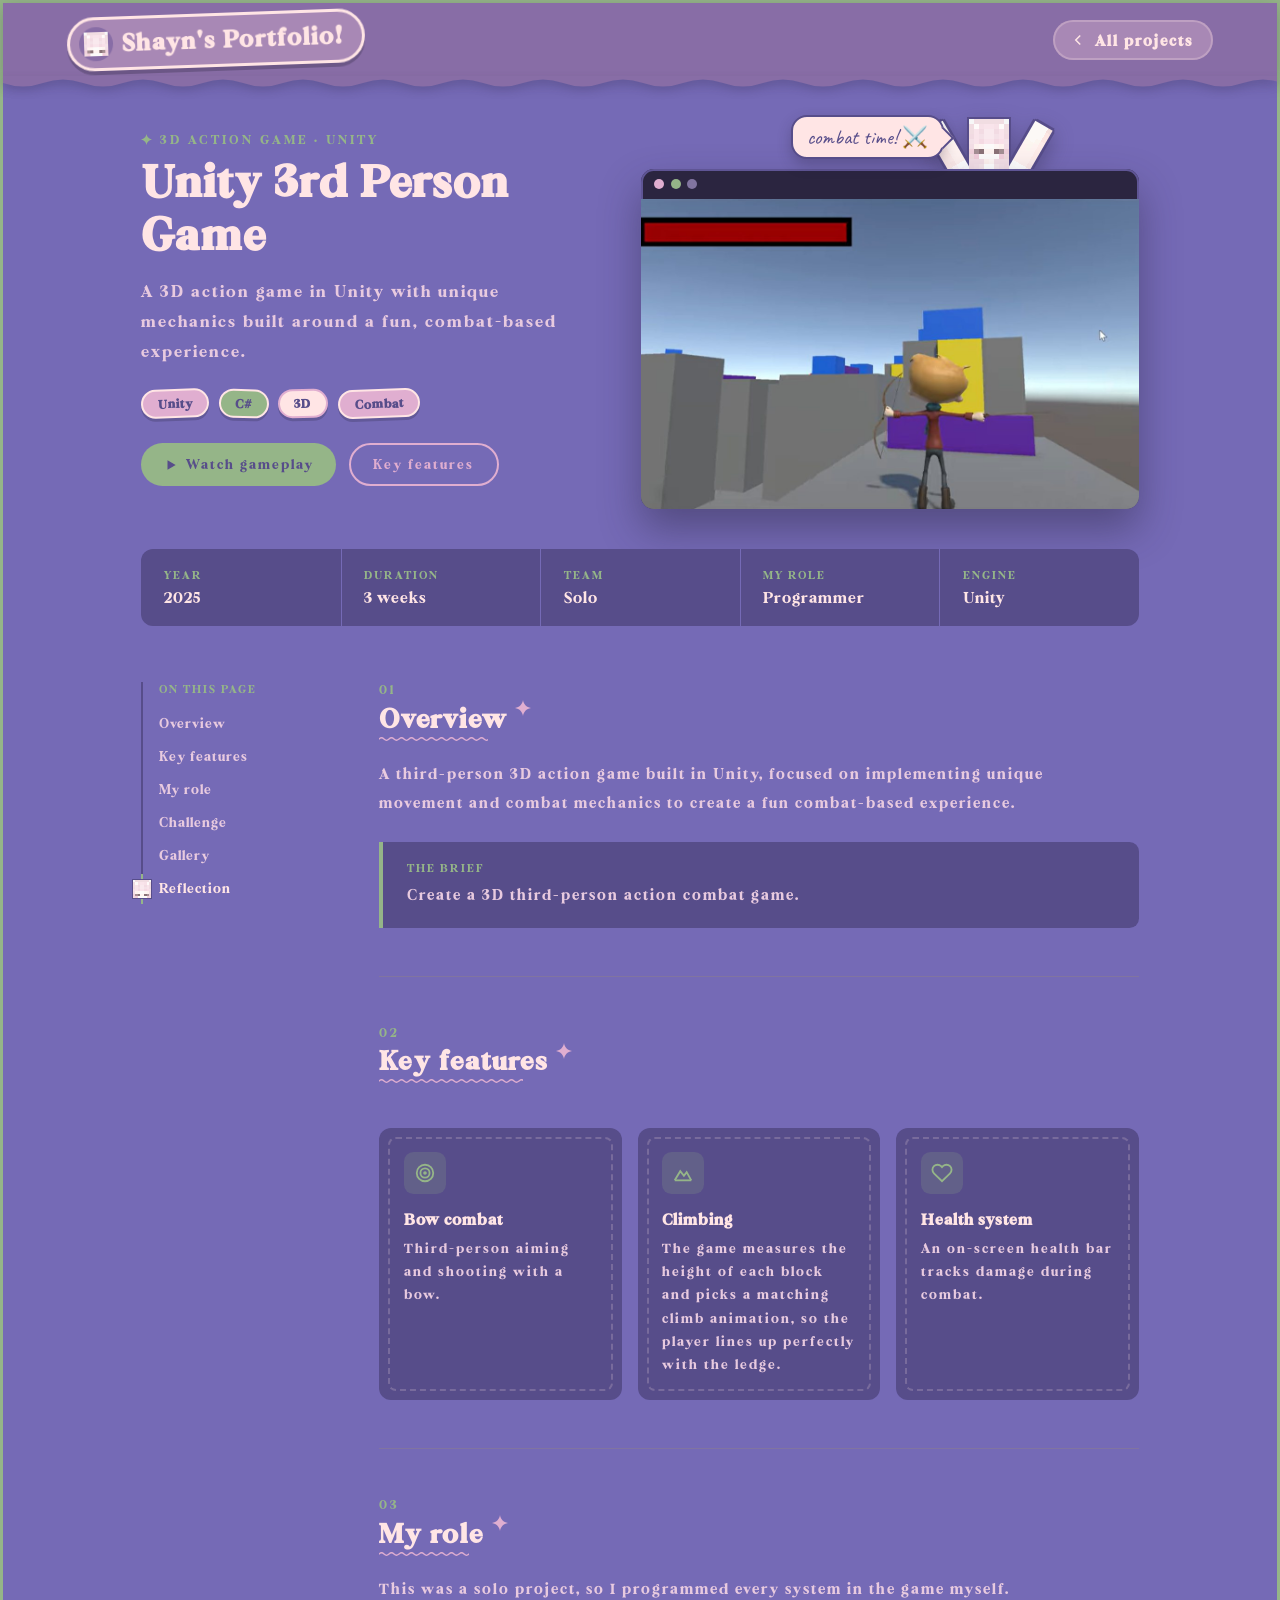
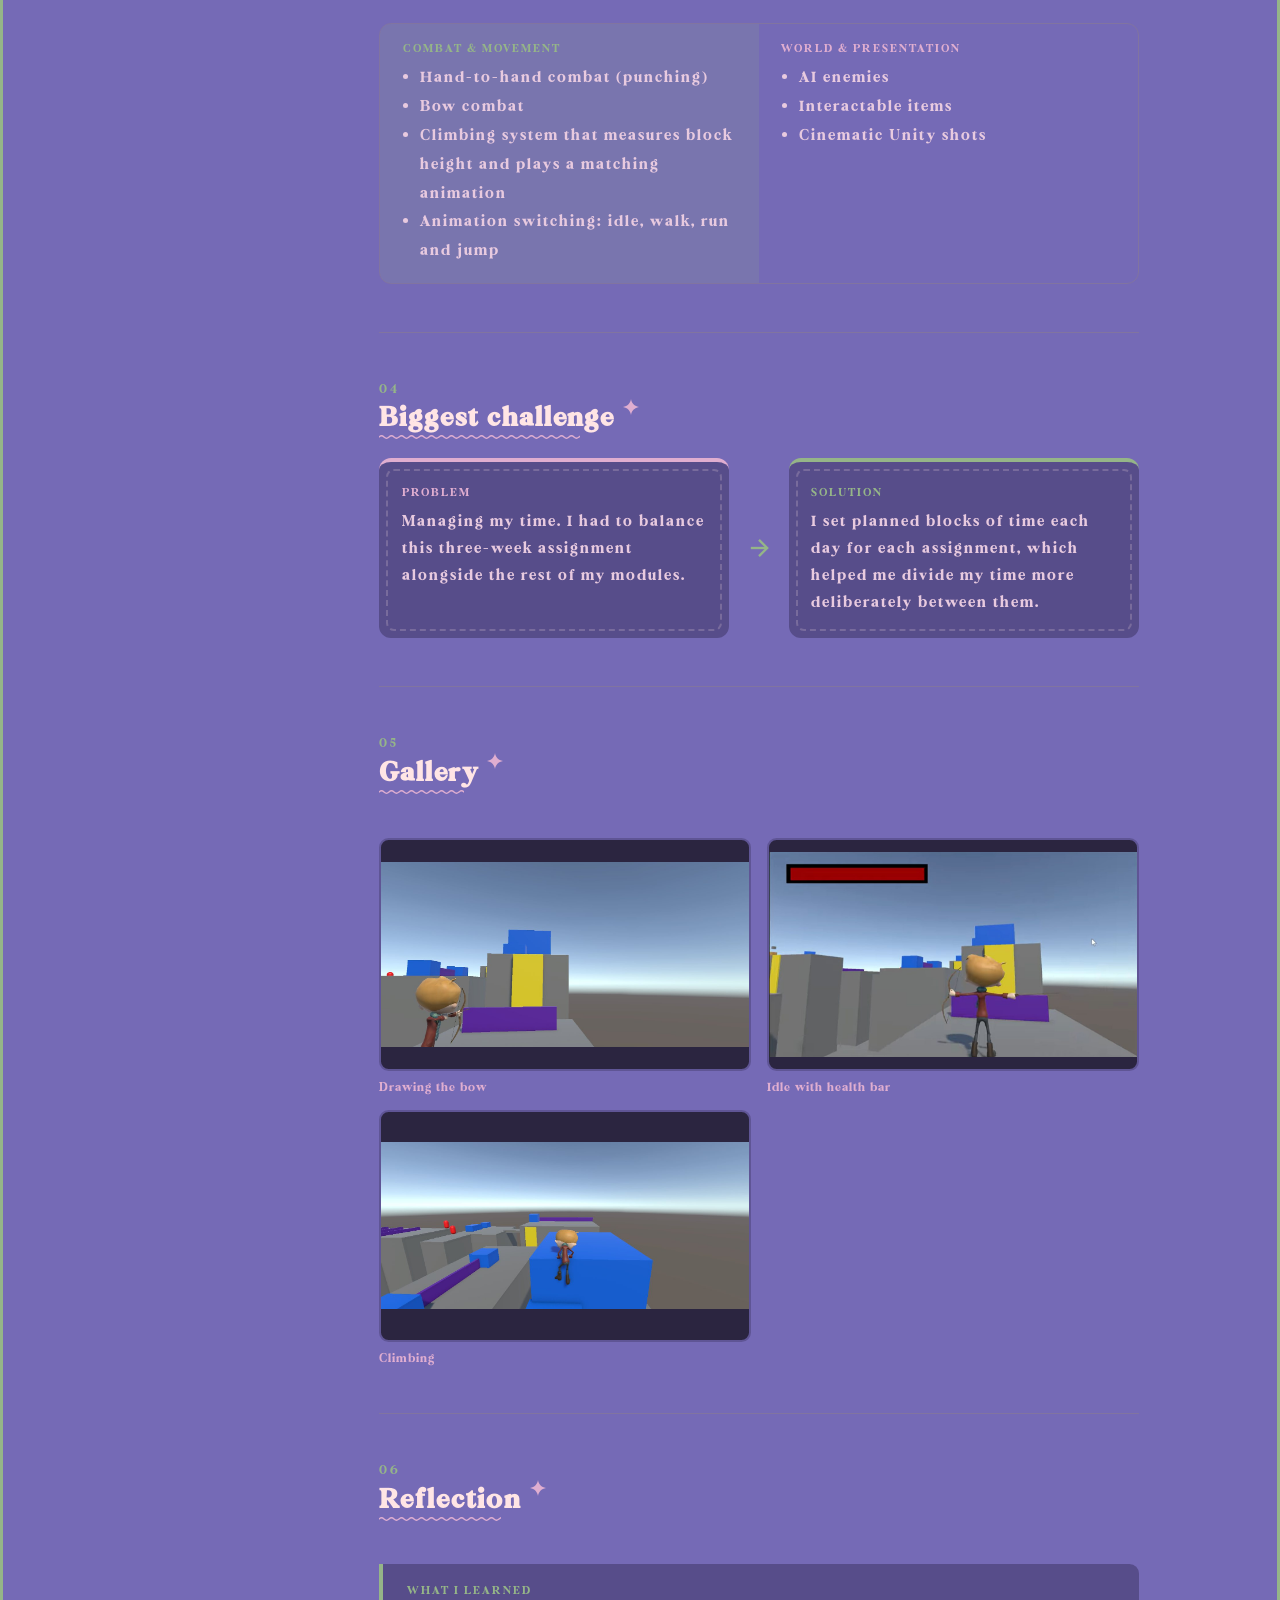
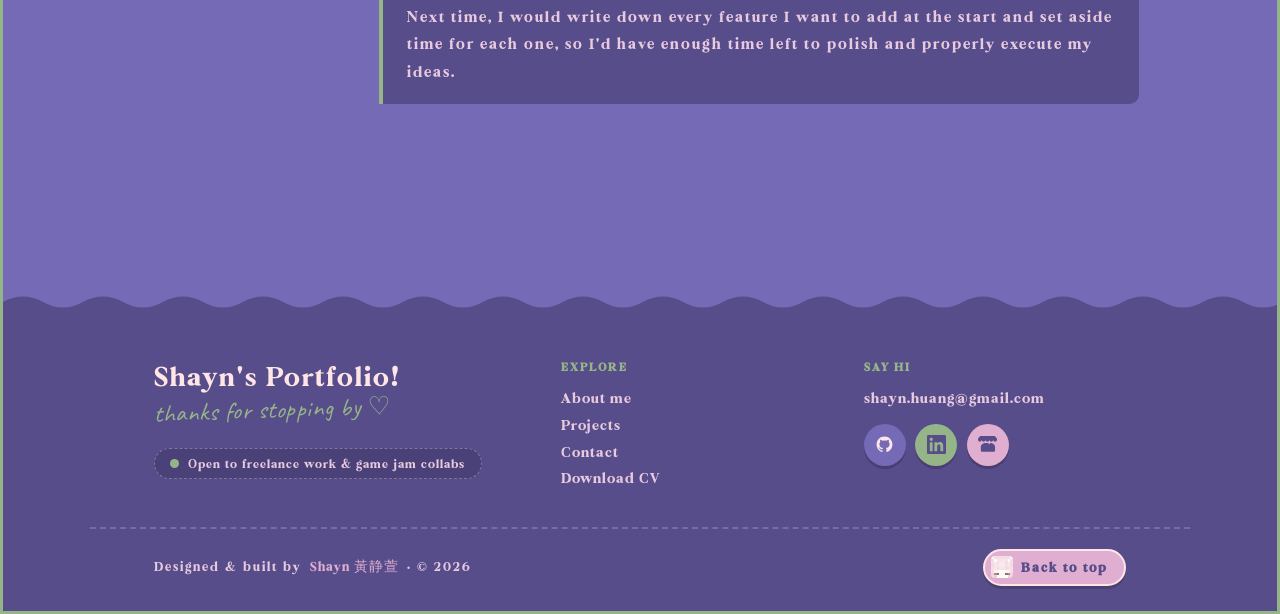
<file: project-3dac.html>
<!DOCTYPE html>
<html lang="en">
    <head>
        <meta charset="UTF-8">
        <meta name="viewport" content="width=device-width, initial-scale=1.0">
        <title>Unity 3rd Person Game — Shayn's Portfolio</title>
        <link href="css/style.css" type="text/css" rel="stylesheet">
        <link href="https://fonts.googleapis.com/css2?family=Caveat:wght@600&display=swap" rel="stylesheet">
        <link href="css/whimsy.css" type="text/css" rel="stylesheet">
    </head>
    <body class="whimsy">
        <div class="top-bar top-bar--project">
            <header>
                <a href="index.html" class="topbar-home"><h1>Shayn's Portfolio!</h1></a>
            </header>
            <a href="index.html#projects" class="topbar-back">
                <svg viewBox="0 0 24 24" fill="none" stroke="currentColor" stroke-width="2"><polyline points="15 18 9 12 15 6"/></svg>
                <span>All projects</span>
            </a>
        </div>

        <main class="proj-page cs-page">

            <!-- HERO -->
            <section class="cs-hero cs-hero--wide">
                <div class="cs-hero-text">
                    <span class="section-eyebrow">3D Action Game · Unity</span>
                    <h2 class="cs-title">Unity 3rd Person Game</h2>
                    <p class="cs-tagline">A 3D action game in Unity with unique mechanics built around a fun, combat-based experience.</p>
                    <div class="proj-tags">
                        <span class="proj-tag">Unity</span>
                        <span class="proj-tag">C#</span>
                        <span class="proj-tag">3D</span>
                        <span class="proj-tag">Combat</span>
                    </div>
                    <div class="cs-hero-actions">
                        <a href="https://youtu.be/96YUA6OwlOc" target="_blank" rel="noopener noreferrer" class="cs-btn cs-btn--primary">
                            <svg viewBox="0 0 24 24" fill="currentColor"><polygon points="6 4 20 12 6 20 6 4"/></svg>
                            Watch gameplay
                        </a>
                        <a href="#features" class="cs-btn cs-btn--ghost">Key features</a>
                    </div>
                </div>
                <div class="cs-screen">
                    <div class="cs-screen-bar"><span></span><span></span><span></span></div>
                    <img src="Images/3DAC_Idle.jpg" alt="Third-person character holding a bow, with a health bar">
                </div>
            </section>

            <!-- AT A GLANCE -->
            <dl class="cs-glance">
                <div class="cs-glance-item">
                    <dt>Year</dt>
                    <dd>2025</dd>
                </div>
                <div class="cs-glance-item">
                    <dt>Duration</dt>
                    <dd>3 weeks</dd>
                </div>
                <div class="cs-glance-item">
                    <dt>Team</dt>
                    <dd>Solo</dd>
                </div>
                <div class="cs-glance-item">
                    <dt>My role</dt>
                    <dd>Programmer</dd>
                </div>
                <div class="cs-glance-item">
                    <dt>Engine</dt>
                    <dd>Unity</dd>
                </div>
            </dl>

            <div class="cs-layout">

                <nav class="cs-toc" aria-label="On this page">
                    <span class="cs-toc-label">On this page</span>
                    <a href="#overview">Overview</a>
                    <a href="#features">Key features</a>
                    <a href="#role">My role</a>
                    <a href="#challenge">Challenge</a>
                    <a href="#gallery">Gallery</a>
                    <a href="#reflection">Reflection</a>
                </nav>

                <div class="cs-content">

                    <section id="overview" class="cs-section">
                        <span class="cs-num">01</span>
                        <h3 class="cs-heading">Overview</h3>
                        <p>A third-person 3D action game built in Unity, focused on implementing unique movement and combat mechanics to create a fun combat-based experience.</p>
                        <div class="cs-callout">
                            <span class="cs-callout-label">The brief</span>
                            <p>Create a 3D third-person action combat game.</p>
                        </div>
                    </section>

                    <section id="features" class="cs-section">
                        <span class="cs-num">02</span>
                        <h3 class="cs-heading">Key features</h3>
                        <div class="cs-contrib-grid">
                            <article class="cs-contrib">
                                <div class="cs-contrib-icon">
                                    <svg viewBox="0 0 24 24" fill="none" stroke="currentColor" stroke-width="2"><circle cx="12" cy="12" r="9"/><circle cx="12" cy="12" r="5"/><circle cx="12" cy="12" r="1"/></svg>
                                </div>
                                <h4>Bow combat</h4>
                                <p>Third-person aiming and shooting with a bow.</p>
                            </article>
                            <article class="cs-contrib">
                                <div class="cs-contrib-icon">
                                    <svg viewBox="0 0 24 24" fill="none" stroke="currentColor" stroke-width="2"><polyline points="3 20 9 10 13 15 16 11 21 20"/><line x1="3" y1="20" x2="21" y2="20"/></svg>
                                </div>
                                <h4>Climbing</h4>
                                <p>The game measures the height of each block and picks a matching climb animation, so the player lines up perfectly with the ledge.</p>
                            </article>
                            <article class="cs-contrib">
                                <div class="cs-contrib-icon">
                                    <svg viewBox="0 0 24 24" fill="none" stroke="currentColor" stroke-width="2"><path d="M20.8 4.6a5.5 5.5 0 0 0-7.8 0L12 5.7l-1-1.1a5.5 5.5 0 0 0-7.8 7.8L12 21l8.8-8.6a5.5 5.5 0 0 0 0-7.8z"/></svg>
                                </div>
                                <h4>Health system</h4>
                                <p>An on-screen health bar tracks damage during combat.</p>
                            </article>
                        </div>
                    </section>

                    <section id="role" class="cs-section">
                        <span class="cs-num">03</span>
                        <h3 class="cs-heading">My role</h3>
                        <p>This was a solo project, so I programmed every system in the game myself.</p>
                        <div class="cs-split">
                            <div class="cs-split-col cs-split-col--me">
                                <span class="cs-split-label">Combat &amp; movement</span>
                                <ul>
                                    <li>Hand-to-hand combat (punching)</li>
                                    <li>Bow combat</li>
                                    <li>Climbing system that measures block height and plays a matching animation</li>
                                    <li>Animation switching: idle, walk, run and jump</li>
                                </ul>
                            </div>
                            <div class="cs-split-col">
                                <span class="cs-split-label">World &amp; presentation</span>
                                <ul>
                                    <li>AI enemies</li>
                                    <li>Interactable items</li>
                                    <li>Cinematic Unity shots</li>
                                </ul>
                            </div>
                        </div>
                    </section>

                    <section id="challenge" class="cs-section">
                        <span class="cs-num">04</span>
                        <h3 class="cs-heading">Biggest challenge</h3>
                        <div class="cs-problem">
                            <div class="cs-problem-card">
                                <span class="cs-problem-label">Problem</span>
                                <p>Managing my time. I had to balance this three-week assignment alongside the rest of my modules.</p>
                            </div>
                            <div class="cs-problem-arrow" aria-hidden="true">
                                <svg viewBox="0 0 24 24" fill="none" stroke="currentColor" stroke-width="2"><line x1="5" y1="12" x2="19" y2="12"/><polyline points="12 5 19 12 12 19"/></svg>
                            </div>
                            <div class="cs-problem-card cs-problem-card--solution">
                                <span class="cs-problem-label">Solution</span>
                                <p>I set planned blocks of time each day for each assignment, which helped me divide my time more deliberately between them.</p>
                            </div>
                        </div>
                    </section>

                    <section id="gallery" class="cs-section">
                        <span class="cs-num">05</span>
                        <h3 class="cs-heading">Gallery</h3>
                        <div class="cs-gallery cs-gallery--wide">
                            <figure class="cs-figure">
                                <img src="Images/3DAC_Bow.jpg" alt="Character drawing a bow">
                                <figcaption>Drawing the bow</figcaption>
                            </figure>
                            <figure class="cs-figure">
                                <img src="Images/3DAC_Idle.jpg" alt="Character idle with health bar">
                                <figcaption>Idle with health bar</figcaption>
                            </figure>
                            <figure class="cs-figure">
                                <img src="Images/3DAC_Climb.jpg" alt="Character climbing onto a block">
                                <figcaption>Climbing</figcaption>
                            </figure>
                        </div>
                    </section>

                    <section id="reflection" class="cs-section">
                        <span class="cs-num">06</span>
                        <h3 class="cs-heading">Reflection</h3>
                        <div class="cs-callout">
                            <span class="cs-callout-label">What I learned</span>
                            <p>Next time, I would write down every feature I want to add at the start and set aside time for each one, so I'd have enough time left to polish and properly execute my ideas.</p>
                        </div>
                    </section>

                </div>
            </div>

        </main>
        <footer class="site-footer">
            <div class="footer-inner">
                <div class="footer-brand">
                    <a href="index.html" class="footer-logo">Shayn's Portfolio!</a>
                    <p class="footer-note">thanks for stopping by ♡</p>
                    <a href="index.html#contact" class="footer-status">
                        <span class="hero-status-dot" aria-hidden="true"></span>
                        Open to freelance work &amp; game jam collabs
                    </a>
                </div>
                <nav class="footer-col" aria-label="Footer">
                    <h3 class="footer-heading">Explore</h3>
                    <a href="index.html#about">About me</a>
                    <a href="index.html#projects">Projects</a>
                    <a href="index.html#contact">Contact</a>
                    <a href="Shayn_Huang_CV.pdf" download>Download CV</a>
                </nav>
                <div class="footer-col">
                    <h3 class="footer-heading">Say hi</h3>
                    <a href="mailto:shayn.huang@gmail.com">shayn.huang@gmail.com</a>
                    <div class="footer-socials">
                        <a href="https://github.com/loon4rtic" target="_blank" rel="noopener noreferrer" aria-label="GitHub">
                            <svg viewBox="0 0 24 24" fill="currentColor"><path d="M12 2C6.477 2 2 6.477 2 12c0 4.42 2.865 8.17 6.839 9.49.5.092.682-.217.682-.482 0-.237-.008-.866-.013-1.7-2.782.603-3.369-1.342-3.369-1.342-.454-1.155-1.11-1.463-1.11-1.463-.908-.62.069-.608.069-.608 1.003.07 1.531 1.03 1.531 1.03.892 1.529 2.341 1.087 2.91.832.092-.647.35-1.088.636-1.338-2.22-.253-4.555-1.11-4.555-4.943 0-1.091.39-1.984 1.029-2.683-.103-.253-.446-1.27.098-2.647 0 0 .84-.269 2.75 1.025A9.578 9.578 0 0 1 12 6.836c.85.004 1.705.115 2.504.337 1.909-1.294 2.747-1.025 2.747-1.025.546 1.377.203 2.394.1 2.647.64.699 1.028 1.592 1.028 2.683 0 3.842-2.339 4.687-4.566 4.935.359.309.678.919.678 1.852 0 1.336-.012 2.415-.012 2.741 0 .267.18.578.688.48C19.138 20.167 22 16.418 22 12c0-5.523-4.477-10-10-10z"/></svg>
                        </a>
                        <a href="https://www.linkedin.com/in/shayn-huang-b044453a5/" target="_blank" rel="noopener noreferrer" aria-label="LinkedIn">
                            <svg viewBox="0 0 24 24" fill="currentColor"><path d="M20.447 20.452h-3.554v-5.569c0-1.328-.027-3.037-1.852-3.037-1.853 0-2.136 1.445-2.136 2.939v5.667H9.351V9h3.414v1.561h.046c.477-.9 1.637-1.85 3.37-1.85 3.601 0 4.267 2.37 4.267 5.455v6.286zM5.337 7.433a2.062 2.062 0 0 1-2.063-2.065 2.064 2.064 0 1 1 2.063 2.065zm1.782 13.019H3.555V9h3.564v11.452zM22.225 0H1.771C.792 0 0 .774 0 1.729v20.542C0 23.227.792 24 1.771 24h20.451C23.2 24 24 23.227 24 22.271V1.729C24 .774 23.2 0 22.222 0h.003z"/></svg>
                        </a>
                        <a href="https://loon4rtic.itch.io" target="_blank" rel="noopener noreferrer" aria-label="itch.io">
                            <svg viewBox="0 0 24 24" fill="currentColor"><path d="M3.13 1.338C2.08 1.96.02 4.328 0 4.95v1.03c0 1.303 1.22 2.45 2.325 2.45 1.33 0 2.436-1.102 2.436-2.41 0 1.308 1.07 2.41 2.4 2.41 1.328 0 2.362-1.102 2.362-2.41 0 1.308 1.104 2.41 2.434 2.41h.032c1.33 0 2.434-1.102 2.434-2.41 0 1.308 1.035 2.41 2.364 2.41 1.328 0 2.4-1.102 2.4-2.41 0 1.308 1.105 2.41 2.435 2.41C22.78 8.43 24 7.282 24 5.98V4.95c-.02-.622-2.08-2.99-3.13-3.612C19.948 1.338 4.052 1.338 3.13 1.338zM8.5 10.258c-.282 0-.542.025-.79.073-.006.006-.012.006-.018.006-1.443.27-2.457 1.116-3.11 1.965-.654.85-1.018 1.762-1.018 1.762v5.48c0 .54.482 1.458 1.024 1.458h15.822c.543 0 1.09-.917 1.09-1.457v-5.48s-.364-.913-1.018-1.762c-.654-.85-1.665-1.697-3.11-1.965-.006 0-.012 0-.018-.006-.248-.048-.508-.073-.79-.073h-.022c-.013 0-.025 0-.038.003-.607.016-1.13.21-1.553.524-.41.308-.703.72-.866 1.19-.163-.47-.456-.882-.866-1.19-.423-.314-.946-.508-1.553-.524-.013-.003-.025-.003-.038-.003H8.5zm0 0"/></svg>
                        </a>
                    </div>
                </div>
            </div>
            <div class="footer-bottom">
                <p>Designed &amp; built by <span class="designer">Shayn &#40643;&#38745;&#33841;</span> <span class="footer-year">· © 2026</span></p>
                <a href="#" class="footer-top">
                    <img src="Images/mascot/head.png" alt="">
                    Back to top
                </a>
            </div>
        </footer>
        <script src="lightbox.js"></script>
        <script src="project.js"></script>
        <script src="whimsy.js"></script>
    </body>
</html>
</file>
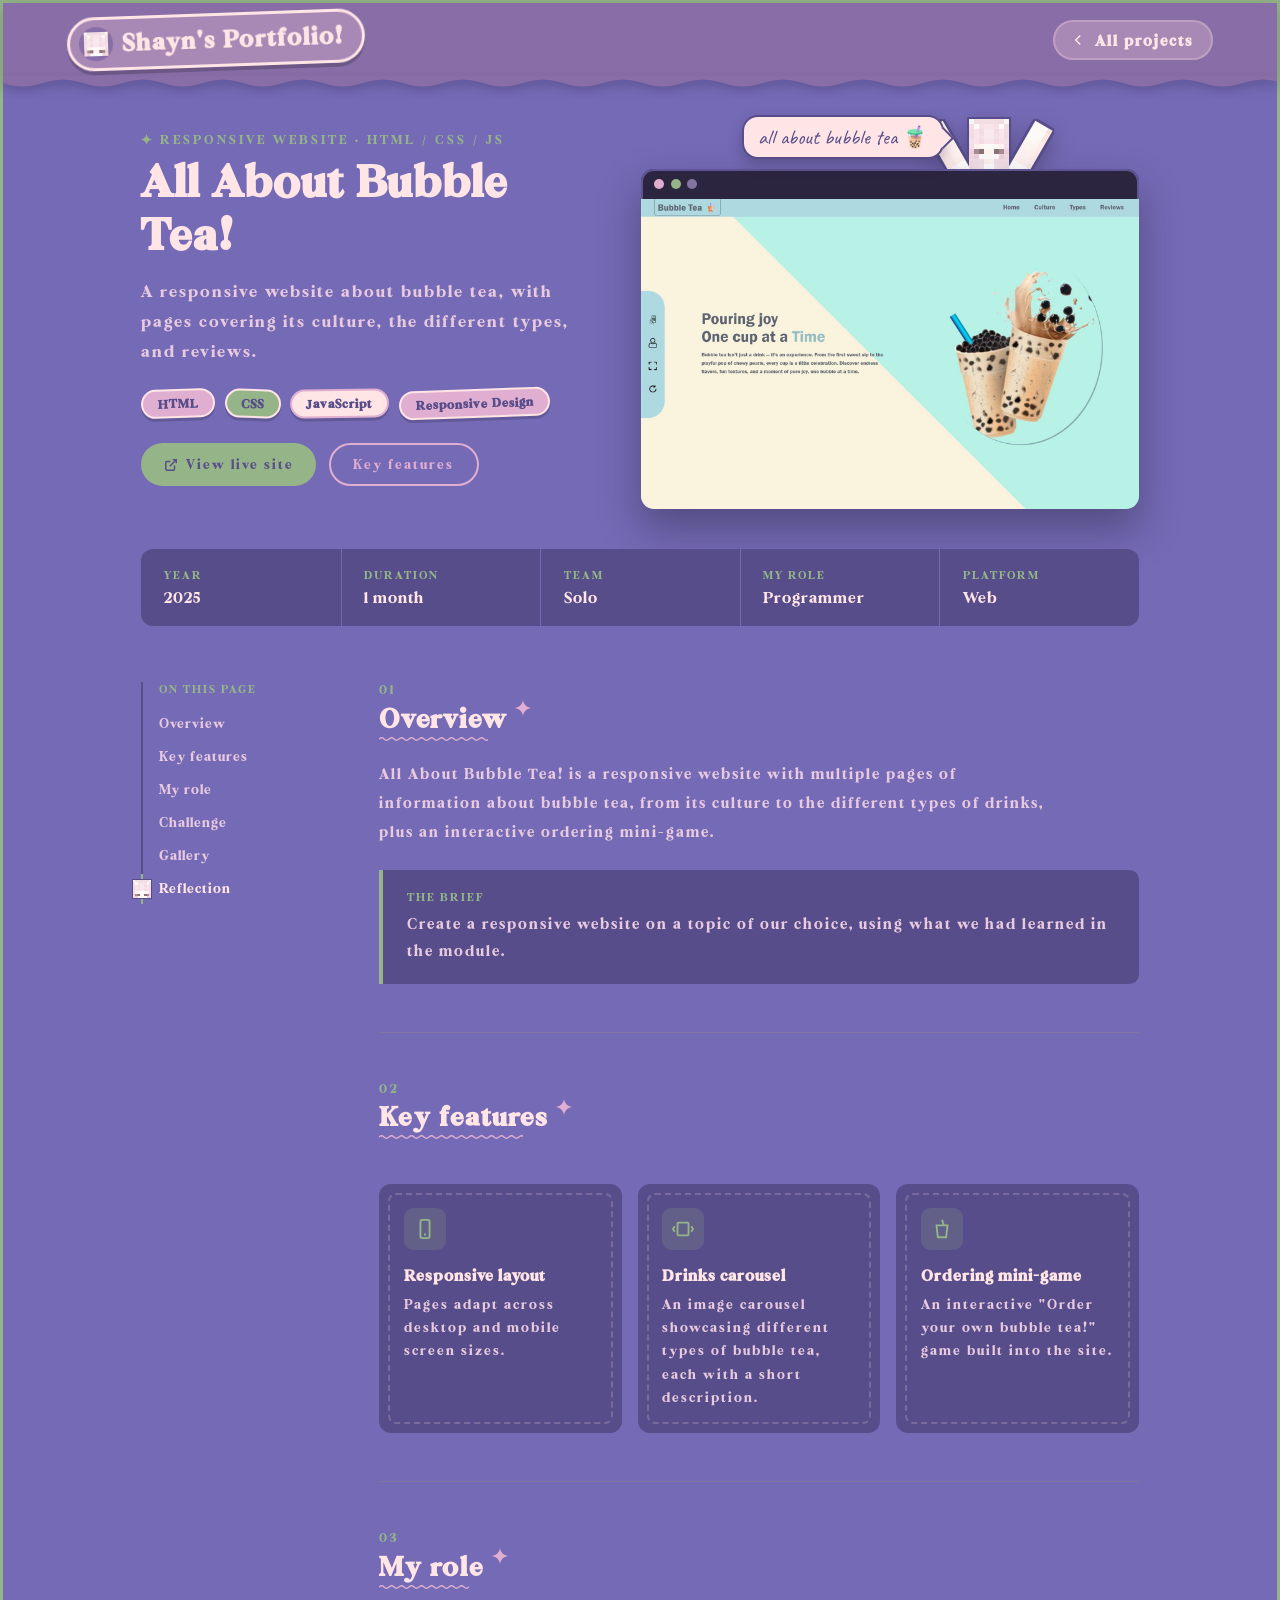
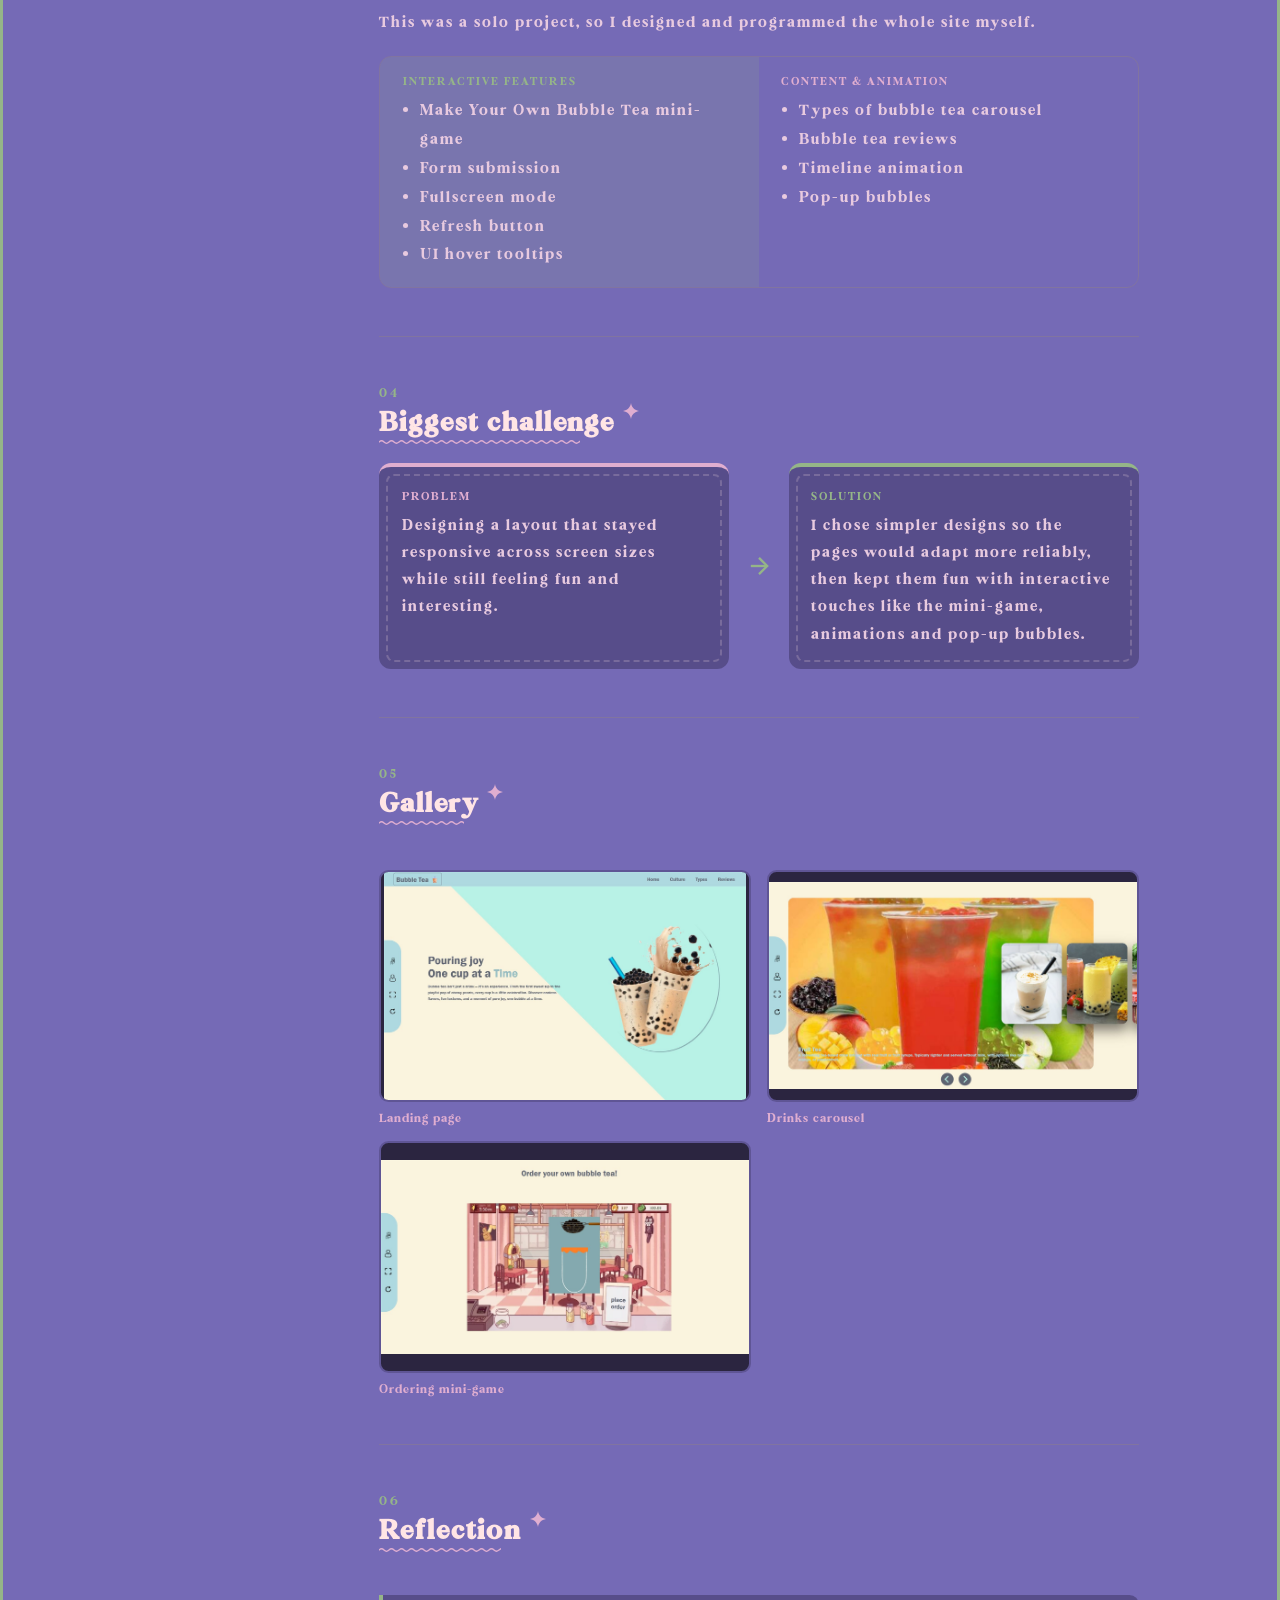
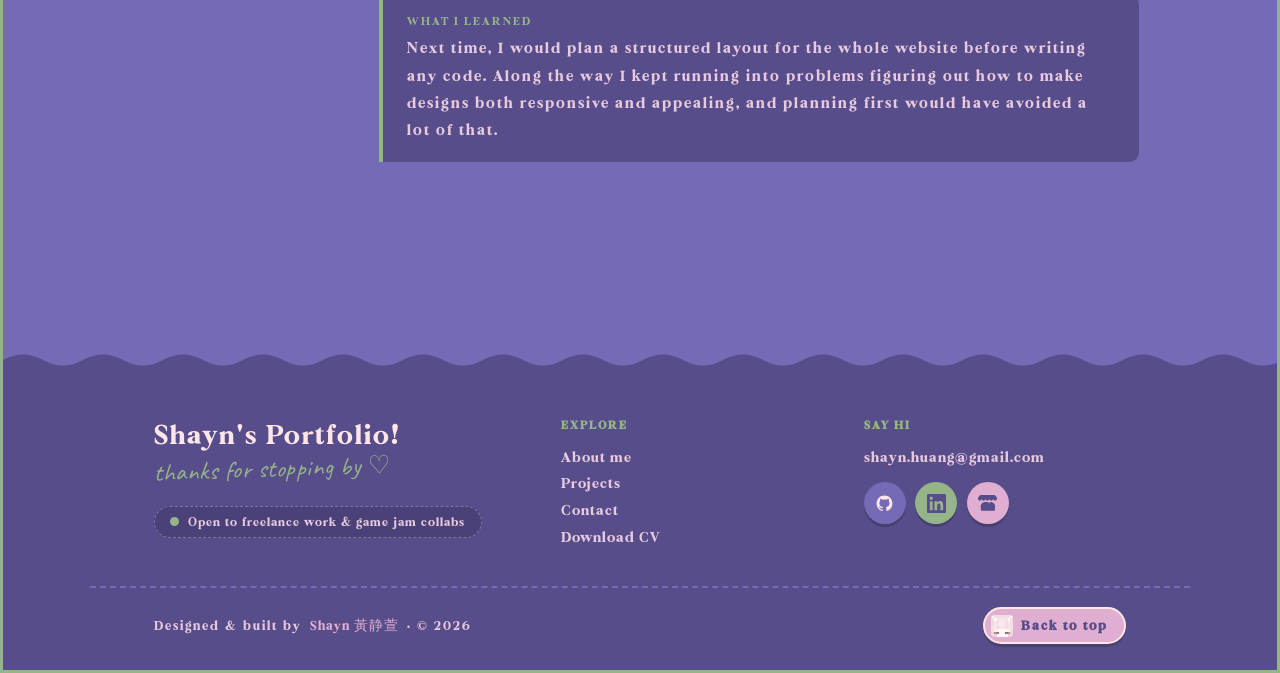
<file: project-bbt.html>
<!DOCTYPE html>
<html lang="en">
    <head>
        <meta charset="UTF-8">
        <meta name="viewport" content="width=device-width, initial-scale=1.0">
        <title>All About Bubble Tea! — Shayn's Portfolio</title>
        <link href="css/style.css" type="text/css" rel="stylesheet">
        <link href="https://fonts.googleapis.com/css2?family=Caveat:wght@600&display=swap" rel="stylesheet">
        <link href="css/whimsy.css" type="text/css" rel="stylesheet">
    </head>
    <body class="whimsy">
        <div class="top-bar top-bar--project">
            <header>
                <a href="index.html" class="topbar-home"><h1>Shayn's Portfolio!</h1></a>
            </header>
            <a href="index.html#projects" class="topbar-back">
                <svg viewBox="0 0 24 24" fill="none" stroke="currentColor" stroke-width="2"><polyline points="15 18 9 12 15 6"/></svg>
                <span>All projects</span>
            </a>
        </div>

        <main class="proj-page cs-page">

            <!-- HERO -->
            <section class="cs-hero cs-hero--wide">
                <div class="cs-hero-text">
                    <span class="section-eyebrow">Responsive Website · HTML / CSS / JS</span>
                    <h2 class="cs-title">All About Bubble Tea!</h2>
                    <p class="cs-tagline">A responsive website about bubble tea, with pages covering its culture, the different types, and reviews.</p>
                    <div class="proj-tags">
                        <span class="proj-tag">HTML</span>
                        <span class="proj-tag">CSS</span>
                        <span class="proj-tag">JavaScript</span>
                        <span class="proj-tag">Responsive Design</span>
                    </div>
                    <div class="cs-hero-actions">
                        <a href="https://loon4rtic.github.io/bubbletea/" target="_blank" rel="noopener noreferrer" class="cs-btn cs-btn--primary">
                            <svg viewBox="0 0 24 24" fill="none" stroke="currentColor" stroke-width="2.5"><path d="M18 13v6a2 2 0 0 1-2 2H5a2 2 0 0 1-2-2V8a2 2 0 0 1 2-2h6"/><polyline points="15 3 21 3 21 9"/><line x1="10" y1="14" x2="21" y2="3"/></svg>
                            View live site
                        </a>
                        <a href="#features" class="cs-btn cs-btn--ghost">Key features</a>
                    </div>
                </div>
                <div class="cs-screen">
                    <div class="cs-screen-bar"><span></span><span></span><span></span></div>
                    <img src="Images/BBT_MainMenu.jpg" alt="Bubble tea website landing page">
                </div>
            </section>

            <!-- AT A GLANCE -->
            <dl class="cs-glance">
                <div class="cs-glance-item">
                    <dt>Year</dt>
                    <dd>2025</dd>
                </div>
                <div class="cs-glance-item">
                    <dt>Duration</dt>
                    <dd>1 month</dd>
                </div>
                <div class="cs-glance-item">
                    <dt>Team</dt>
                    <dd>Solo</dd>
                </div>
                <div class="cs-glance-item">
                    <dt>My role</dt>
                    <dd>Programmer</dd>
                </div>
                <div class="cs-glance-item">
                    <dt>Platform</dt>
                    <dd>Web</dd>
                </div>
            </dl>

            <div class="cs-layout">

                <nav class="cs-toc" aria-label="On this page">
                    <span class="cs-toc-label">On this page</span>
                    <a href="#overview">Overview</a>
                    <a href="#features">Key features</a>
                    <a href="#role">My role</a>
                    <a href="#challenge">Challenge</a>
                    <a href="#gallery">Gallery</a>
                    <a href="#reflection">Reflection</a>
                </nav>

                <div class="cs-content">

                    <section id="overview" class="cs-section">
                        <span class="cs-num">01</span>
                        <h3 class="cs-heading">Overview</h3>
                        <p>All About Bubble Tea! is a responsive website with multiple pages of information about bubble tea, from its culture to the different types of drinks, plus an interactive ordering mini-game.</p>
                        <div class="cs-callout">
                            <span class="cs-callout-label">The brief</span>
                            <p>Create a responsive website on a topic of our choice, using what we had learned in the module.</p>
                        </div>
                    </section>

                    <section id="features" class="cs-section">
                        <span class="cs-num">02</span>
                        <h3 class="cs-heading">Key features</h3>
                        <div class="cs-contrib-grid">
                            <article class="cs-contrib">
                                <div class="cs-contrib-icon">
                                    <svg viewBox="0 0 24 24" fill="none" stroke="currentColor" stroke-width="2"><rect x="7" y="2" width="10" height="20" rx="2"/><line x1="11" y1="18" x2="13" y2="18"/></svg>
                                </div>
                                <h4>Responsive layout</h4>
                                <p>Pages adapt across desktop and mobile screen sizes.</p>
                            </article>
                            <article class="cs-contrib">
                                <div class="cs-contrib-icon">
                                    <svg viewBox="0 0 24 24" fill="none" stroke="currentColor" stroke-width="2"><rect x="6" y="5" width="12" height="14" rx="1"/><polyline points="3 9 1 12 3 15"/><polyline points="21 9 23 12 21 15"/></svg>
                                </div>
                                <h4>Drinks carousel</h4>
                                <p>An image carousel showcasing different types of bubble tea, each with a short description.</p>
                            </article>
                            <article class="cs-contrib">
                                <div class="cs-contrib-icon">
                                    <svg viewBox="0 0 24 24" fill="none" stroke="currentColor" stroke-width="2"><path d="M6 8h12l-1.5 13h-9z"/><line x1="12" y1="2" x2="14" y2="8"/></svg>
                                </div>
                                <h4>Ordering mini-game</h4>
                                <p>An interactive "Order your own bubble tea!" game built into the site.</p>
                            </article>
                        </div>
                    </section>

                    <section id="role" class="cs-section">
                        <span class="cs-num">03</span>
                        <h3 class="cs-heading">My role</h3>
                        <p>This was a solo project, so I designed and programmed the whole site myself.</p>
                        <div class="cs-split">
                            <div class="cs-split-col cs-split-col--me">
                                <span class="cs-split-label">Interactive features</span>
                                <ul>
                                    <li>Make Your Own Bubble Tea mini-game</li>
                                    <li>Form submission</li>
                                    <li>Fullscreen mode</li>
                                    <li>Refresh button</li>
                                    <li>UI hover tooltips</li>
                                </ul>
                            </div>
                            <div class="cs-split-col">
                                <span class="cs-split-label">Content &amp; animation</span>
                                <ul>
                                    <li>Types of bubble tea carousel</li>
                                    <li>Bubble tea reviews</li>
                                    <li>Timeline animation</li>
                                    <li>Pop-up bubbles</li>
                                </ul>
                            </div>
                        </div>
                    </section>

                    <section id="challenge" class="cs-section">
                        <span class="cs-num">04</span>
                        <h3 class="cs-heading">Biggest challenge</h3>
                        <div class="cs-problem">
                            <div class="cs-problem-card">
                                <span class="cs-problem-label">Problem</span>
                                <p>Designing a layout that stayed responsive across screen sizes while still feeling fun and interesting.</p>
                            </div>
                            <div class="cs-problem-arrow" aria-hidden="true">
                                <svg viewBox="0 0 24 24" fill="none" stroke="currentColor" stroke-width="2"><line x1="5" y1="12" x2="19" y2="12"/><polyline points="12 5 19 12 12 19"/></svg>
                            </div>
                            <div class="cs-problem-card cs-problem-card--solution">
                                <span class="cs-problem-label">Solution</span>
                                <p>I chose simpler designs so the pages would adapt more reliably, then kept them fun with interactive touches like the mini-game, animations and pop-up bubbles.</p>
                            </div>
                        </div>
                    </section>

                    <section id="gallery" class="cs-section">
                        <span class="cs-num">05</span>
                        <h3 class="cs-heading">Gallery</h3>
                        <div class="cs-gallery cs-gallery--wide">
                            <figure class="cs-figure">
                                <img src="Images/BBT_MainMenu.jpg" alt="Landing page">
                                <figcaption>Landing page</figcaption>
                            </figure>
                            <figure class="cs-figure">
                                <img src="Images/BBT_Carousel.jpg" alt="Drinks carousel showing fruit tea">
                                <figcaption>Drinks carousel</figcaption>
                            </figure>
                            <figure class="cs-figure">
                                <img src="Images/BBT_Game.jpg" alt="Bubble tea ordering mini-game">
                                <figcaption>Ordering mini-game</figcaption>
                            </figure>
                        </div>
                    </section>

                    <section id="reflection" class="cs-section">
                        <span class="cs-num">06</span>
                        <h3 class="cs-heading">Reflection</h3>
                        <div class="cs-callout">
                            <span class="cs-callout-label">What I learned</span>
                            <p>Next time, I would plan a structured layout for the whole website before writing any code. Along the way I kept running into problems figuring out how to make designs both responsive and appealing, and planning first would have avoided a lot of that.</p>
                        </div>
                    </section>

                </div>
            </div>

        </main>
        <footer class="site-footer">
            <div class="footer-inner">
                <div class="footer-brand">
                    <a href="index.html" class="footer-logo">Shayn's Portfolio!</a>
                    <p class="footer-note">thanks for stopping by ♡</p>
                    <a href="index.html#contact" class="footer-status">
                        <span class="hero-status-dot" aria-hidden="true"></span>
                        Open to freelance work &amp; game jam collabs
                    </a>
                </div>
                <nav class="footer-col" aria-label="Footer">
                    <h3 class="footer-heading">Explore</h3>
                    <a href="index.html#about">About me</a>
                    <a href="index.html#projects">Projects</a>
                    <a href="index.html#contact">Contact</a>
                    <a href="Shayn_Huang_CV.pdf" download>Download CV</a>
                </nav>
                <div class="footer-col">
                    <h3 class="footer-heading">Say hi</h3>
                    <a href="mailto:shayn.huang@gmail.com">shayn.huang@gmail.com</a>
                    <div class="footer-socials">
                        <a href="https://github.com/loon4rtic" target="_blank" rel="noopener noreferrer" aria-label="GitHub">
                            <svg viewBox="0 0 24 24" fill="currentColor"><path d="M12 2C6.477 2 2 6.477 2 12c0 4.42 2.865 8.17 6.839 9.49.5.092.682-.217.682-.482 0-.237-.008-.866-.013-1.7-2.782.603-3.369-1.342-3.369-1.342-.454-1.155-1.11-1.463-1.11-1.463-.908-.62.069-.608.069-.608 1.003.07 1.531 1.03 1.531 1.03.892 1.529 2.341 1.087 2.91.832.092-.647.35-1.088.636-1.338-2.22-.253-4.555-1.11-4.555-4.943 0-1.091.39-1.984 1.029-2.683-.103-.253-.446-1.27.098-2.647 0 0 .84-.269 2.75 1.025A9.578 9.578 0 0 1 12 6.836c.85.004 1.705.115 2.504.337 1.909-1.294 2.747-1.025 2.747-1.025.546 1.377.203 2.394.1 2.647.64.699 1.028 1.592 1.028 2.683 0 3.842-2.339 4.687-4.566 4.935.359.309.678.919.678 1.852 0 1.336-.012 2.415-.012 2.741 0 .267.18.578.688.48C19.138 20.167 22 16.418 22 12c0-5.523-4.477-10-10-10z"/></svg>
                        </a>
                        <a href="https://www.linkedin.com/in/shayn-huang-b044453a5/" target="_blank" rel="noopener noreferrer" aria-label="LinkedIn">
                            <svg viewBox="0 0 24 24" fill="currentColor"><path d="M20.447 20.452h-3.554v-5.569c0-1.328-.027-3.037-1.852-3.037-1.853 0-2.136 1.445-2.136 2.939v5.667H9.351V9h3.414v1.561h.046c.477-.9 1.637-1.85 3.37-1.85 3.601 0 4.267 2.37 4.267 5.455v6.286zM5.337 7.433a2.062 2.062 0 0 1-2.063-2.065 2.064 2.064 0 1 1 2.063 2.065zm1.782 13.019H3.555V9h3.564v11.452zM22.225 0H1.771C.792 0 0 .774 0 1.729v20.542C0 23.227.792 24 1.771 24h20.451C23.2 24 24 23.227 24 22.271V1.729C24 .774 23.2 0 22.222 0h.003z"/></svg>
                        </a>
                        <a href="https://loon4rtic.itch.io" target="_blank" rel="noopener noreferrer" aria-label="itch.io">
                            <svg viewBox="0 0 24 24" fill="currentColor"><path d="M3.13 1.338C2.08 1.96.02 4.328 0 4.95v1.03c0 1.303 1.22 2.45 2.325 2.45 1.33 0 2.436-1.102 2.436-2.41 0 1.308 1.07 2.41 2.4 2.41 1.328 0 2.362-1.102 2.362-2.41 0 1.308 1.104 2.41 2.434 2.41h.032c1.33 0 2.434-1.102 2.434-2.41 0 1.308 1.035 2.41 2.364 2.41 1.328 0 2.4-1.102 2.4-2.41 0 1.308 1.105 2.41 2.435 2.41C22.78 8.43 24 7.282 24 5.98V4.95c-.02-.622-2.08-2.99-3.13-3.612C19.948 1.338 4.052 1.338 3.13 1.338zM8.5 10.258c-.282 0-.542.025-.79.073-.006.006-.012.006-.018.006-1.443.27-2.457 1.116-3.11 1.965-.654.85-1.018 1.762-1.018 1.762v5.48c0 .54.482 1.458 1.024 1.458h15.822c.543 0 1.09-.917 1.09-1.457v-5.48s-.364-.913-1.018-1.762c-.654-.85-1.665-1.697-3.11-1.965-.006 0-.012 0-.018-.006-.248-.048-.508-.073-.79-.073h-.022c-.013 0-.025 0-.038.003-.607.016-1.13.21-1.553.524-.41.308-.703.72-.866 1.19-.163-.47-.456-.882-.866-1.19-.423-.314-.946-.508-1.553-.524-.013-.003-.025-.003-.038-.003H8.5zm0 0"/></svg>
                        </a>
                    </div>
                </div>
            </div>
            <div class="footer-bottom">
                <p>Designed &amp; built by <span class="designer">Shayn &#40643;&#38745;&#33841;</span> <span class="footer-year">· © 2026</span></p>
                <a href="#" class="footer-top">
                    <img src="Images/mascot/head.png" alt="">
                    Back to top
                </a>
            </div>
        </footer>
        <script src="lightbox.js"></script>
        <script src="project.js"></script>
        <script src="whimsy.js"></script>
    </body>
</html>
</file>
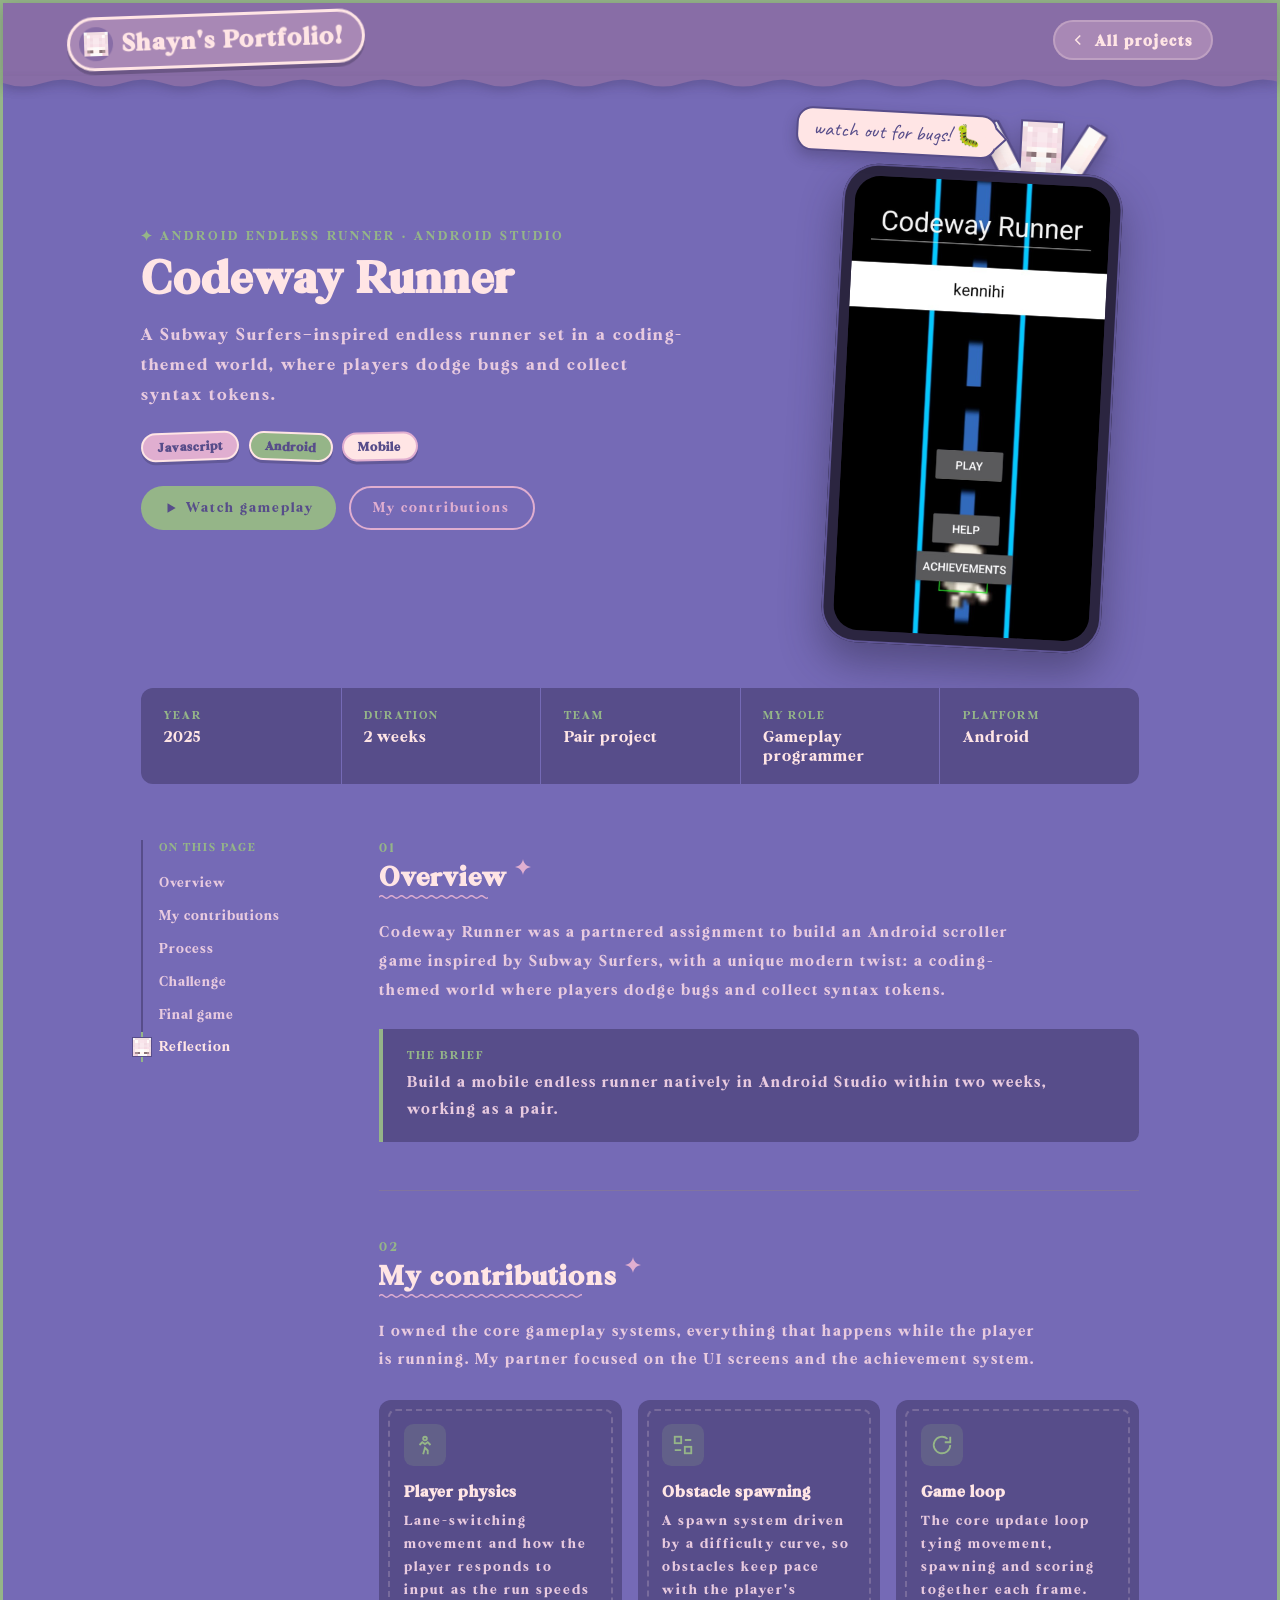
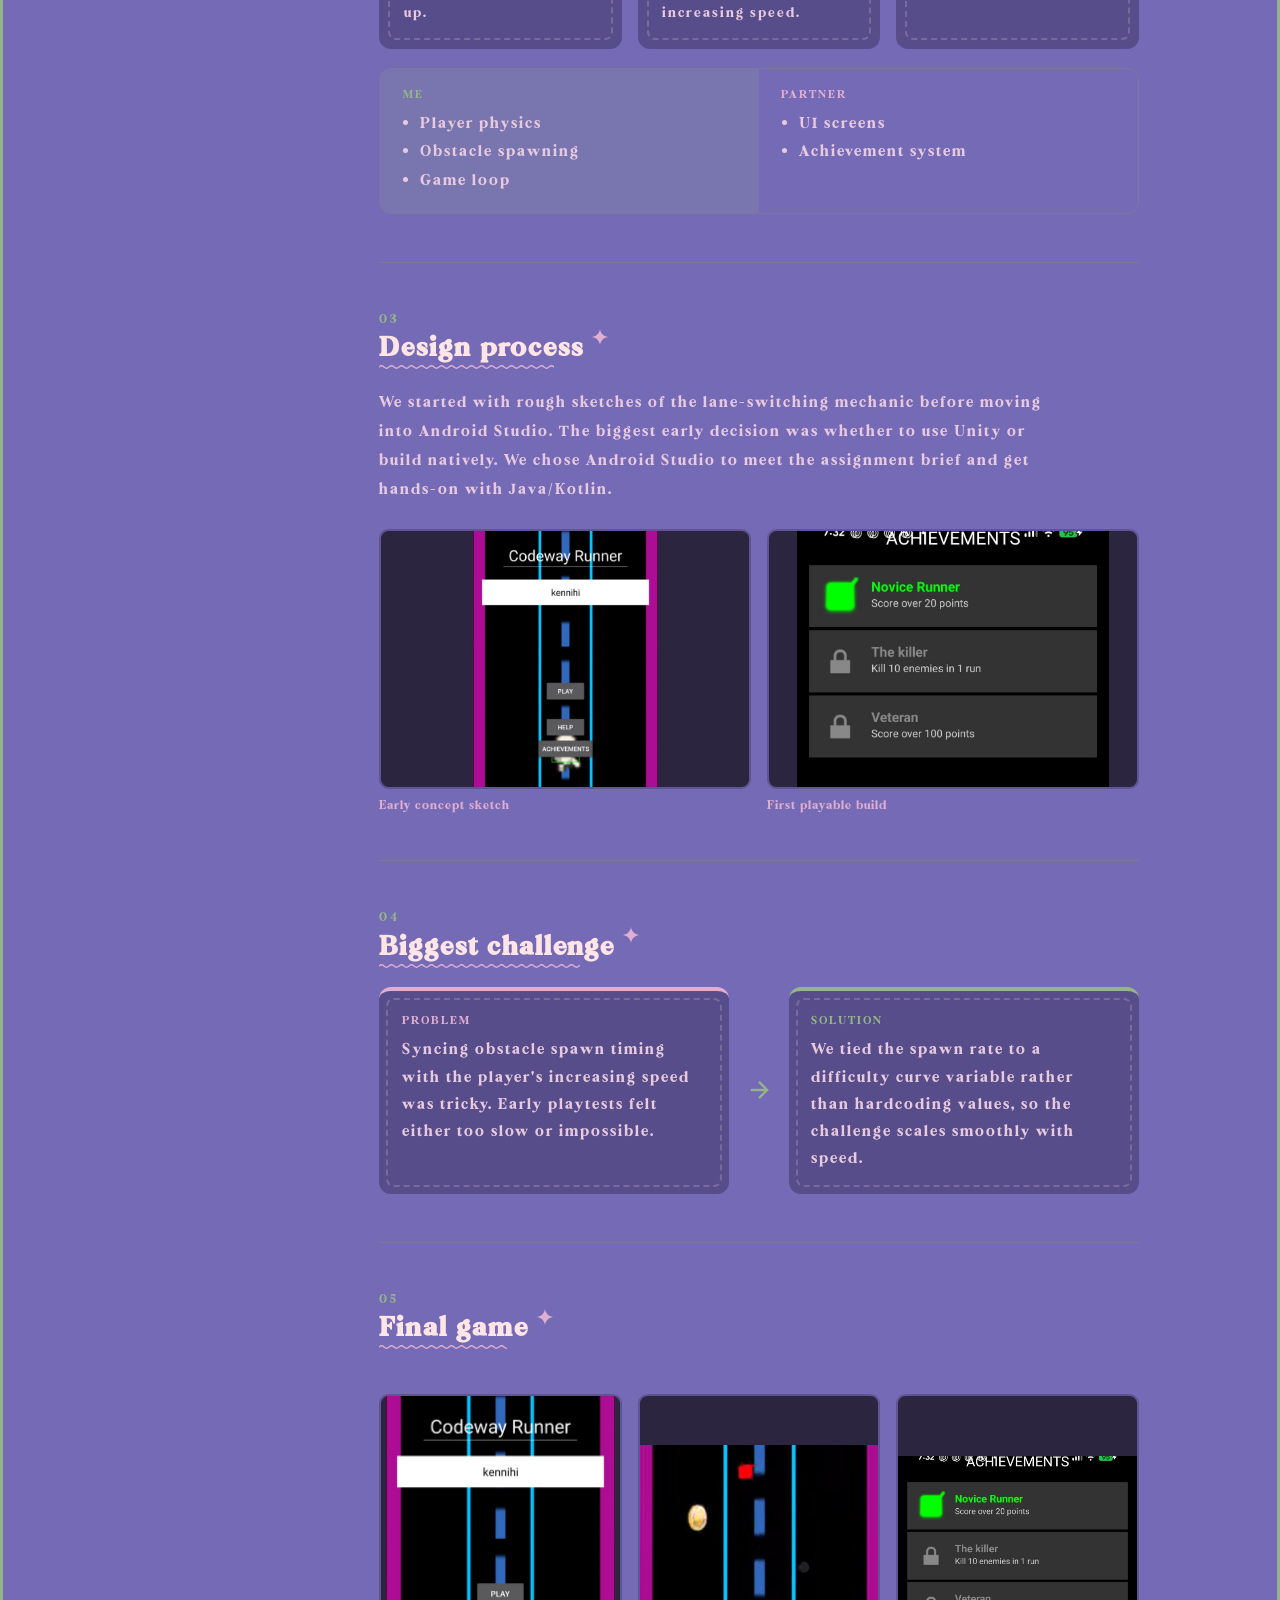
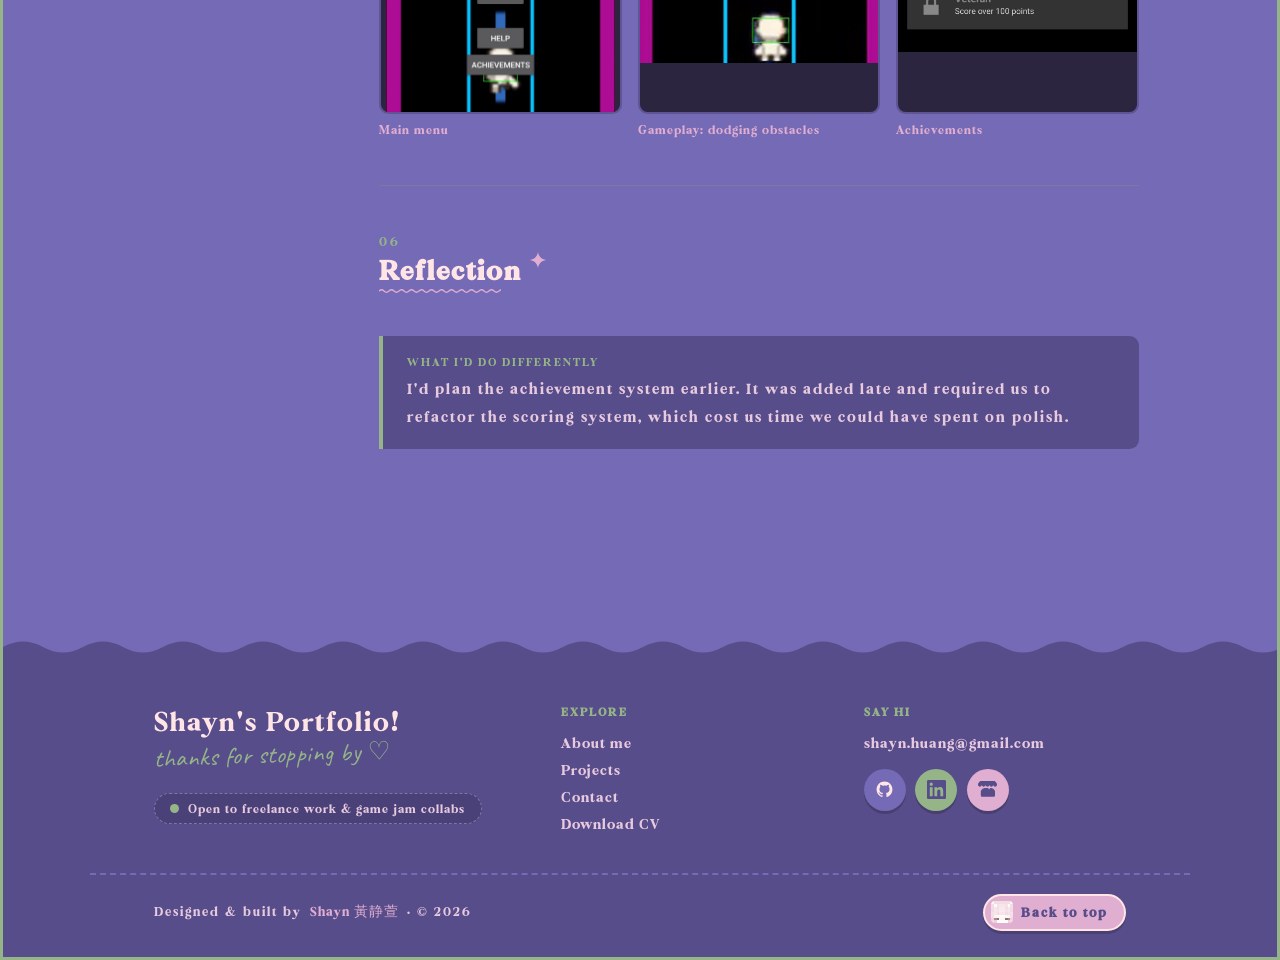
<file: project-cr.html>
<!DOCTYPE html>
<html lang="en">
    <head>
        <meta charset="UTF-8">
        <meta name="viewport" content="width=device-width, initial-scale=1.0">
        <title>Codeway Runner — Shayn's Portfolio</title>
        <link href="css/style.css" type="text/css" rel="stylesheet">
        <link href="https://fonts.googleapis.com/css2?family=Caveat:wght@600&display=swap" rel="stylesheet">
        <link href="css/whimsy.css" type="text/css" rel="stylesheet">
    </head>
    <body class="whimsy">
        <div class="top-bar top-bar--project">
            <header>
                <a href="index.html" class="topbar-home"><h1>Shayn's Portfolio!</h1></a>
            </header>
            <a href="index.html#projects" class="topbar-back">
                <svg viewBox="0 0 24 24" fill="none" stroke="currentColor" stroke-width="2"><polyline points="15 18 9 12 15 6"/></svg>
                <span>All projects</span>
            </a>
        </div>

        <main class="proj-page cs-page">

            <!-- HERO -->
            <section class="cs-hero">
                <div class="cs-hero-text">
                    <span class="section-eyebrow">Android Endless Runner · Android Studio</span>
                    <h2 class="cs-title">Codeway Runner</h2>
                    <p class="cs-tagline">A Subway Surfers–inspired endless runner set in a coding-themed world, where players dodge bugs and collect syntax tokens.</p>
                    <div class="proj-tags">
                        <span class="proj-tag">Javascript</span>
                        <span class="proj-tag">Android</span>
                        <span class="proj-tag">Mobile</span>
                    </div>
                    <div class="cs-hero-actions">
                        <a href="https://youtube.com/shorts/A9VmSW5wZus?feature=share" target="_blank" rel="noopener noreferrer" class="cs-btn cs-btn--primary">
                            <svg viewBox="0 0 24 24" fill="currentColor"><polygon points="6 4 20 12 6 20 6 4"/></svg>
                            Watch gameplay
                        </a>
                        <a href="#contributions" class="cs-btn cs-btn--ghost">My contributions</a>
                    </div>
                </div>
                <div class="cs-phone">
                    <img src="Images/CR_MainMenu.jpg" alt="Codeway Runner main menu screenshot">
                </div>
            </section>

            <!-- AT A GLANCE -->
            <dl class="cs-glance">
                <div class="cs-glance-item">
                    <dt>Year</dt>
                    <dd>2025</dd>
                </div>
                <div class="cs-glance-item">
                    <dt>Duration</dt>
                    <dd>2 weeks</dd>
                </div>
                <div class="cs-glance-item">
                    <dt>Team</dt>
                    <dd>Pair project</dd>
                </div>
                <div class="cs-glance-item">
                    <dt>My role</dt>
                    <dd>Gameplay programmer</dd>
                </div>
                <div class="cs-glance-item">
                    <dt>Platform</dt>
                    <dd>Android</dd>
                </div>
            </dl>

            <div class="cs-layout">

                <!-- TABLE OF CONTENTS -->
                <nav class="cs-toc" aria-label="On this page">
                    <span class="cs-toc-label">On this page</span>
                    <a href="#overview">Overview</a>
                    <a href="#contributions">My contributions</a>
                    <a href="#process">Process</a>
                    <a href="#challenge">Challenge</a>
                    <a href="#final">Final game</a>
                    <a href="#reflection">Reflection</a>
                </nav>

                <div class="cs-content">

                    <!-- OVERVIEW -->
                    <section id="overview" class="cs-section">
                        <span class="cs-num">01</span>
                        <h3 class="cs-heading">Overview</h3>
                        <p>Codeway Runner was a partnered assignment to build an Android scroller game inspired by Subway Surfers, with a unique modern twist: a coding-themed world where players dodge bugs and collect syntax tokens.</p>
                        <div class="cs-callout">
                            <span class="cs-callout-label">The brief</span>
                            <p>Build a mobile endless runner natively in Android Studio within two weeks, working as a pair.</p>
                        </div>
                    </section>

                    <!-- MY CONTRIBUTIONS -->
                    <section id="contributions" class="cs-section">
                        <span class="cs-num">02</span>
                        <h3 class="cs-heading">My contributions</h3>
                        <p>I owned the core gameplay systems, everything that happens while the player is running. My partner focused on the UI screens and the achievement system.</p>

                        <div class="cs-contrib-grid">
                            <article class="cs-contrib">
                                <div class="cs-contrib-icon">
                                    <svg viewBox="0 0 24 24" fill="none" stroke="currentColor" stroke-width="2"><circle cx="12" cy="5" r="2"/><path d="M10 22l2-7 3 3v4"/><path d="M6 12l3-3 3 2 3-2 3 3"/></svg>
                                </div>
                                <h4>Player physics</h4>
                                <p>Lane-switching movement and how the player responds to input as the run speeds up.</p>
                            </article>
                            <article class="cs-contrib">
                                <div class="cs-contrib-icon">
                                    <svg viewBox="0 0 24 24" fill="none" stroke="currentColor" stroke-width="2"><rect x="3" y="3" width="7" height="7"/><rect x="14" y="14" width="7" height="7"/><path d="M14 6.5h7M3 17.5h7"/></svg>
                                </div>
                                <h4>Obstacle spawning</h4>
                                <p>A spawn system driven by a difficulty curve, so obstacles keep pace with the player's increasing speed.</p>
                            </article>
                            <article class="cs-contrib">
                                <div class="cs-contrib-icon">
                                    <svg viewBox="0 0 24 24" fill="none" stroke="currentColor" stroke-width="2"><path d="M21 12a9 9 0 1 1-3-6.7"/><polyline points="21 3 21 9 15 9"/></svg>
                                </div>
                                <h4>Game loop</h4>
                                <p>The core update loop tying movement, spawning and scoring together each frame.</p>
                            </article>
                        </div>

                        <div class="cs-split">
                            <div class="cs-split-col cs-split-col--me">
                                <span class="cs-split-label">Me</span>
                                <ul>
                                    <li>Player physics</li>
                                    <li>Obstacle spawning</li>
                                    <li>Game loop</li>
                                </ul>
                            </div>
                            <div class="cs-split-col">
                                <span class="cs-split-label">Partner</span>
                                <ul>
                                    <li>UI screens</li>
                                    <li>Achievement system</li>
                                </ul>
                            </div>
                        </div>
                    </section>

                    <!-- PROCESS -->
                    <section id="process" class="cs-section">
                        <span class="cs-num">03</span>
                        <h3 class="cs-heading">Design process</h3>
                        <p>We started with rough sketches of the lane-switching mechanic before moving into Android Studio. The biggest early decision was whether to use Unity or build natively. We chose Android Studio to meet the assignment brief and get hands-on with Java/Kotlin.</p>
                        <div class="cs-figures">
                            <figure class="cs-figure">
                                <img src="Images/CR_MainMenu.jpg" alt="Early sketch or wireframe">
                                <figcaption>Early concept sketch</figcaption>
                            </figure>
                            <figure class="cs-figure">
                                <img src="Images/CR_Achievements.jpg" alt="First prototype screenshot">
                                <figcaption>First playable build</figcaption>
                            </figure>
                        </div>
                    </section>

                    <!-- CHALLENGE -->
                    <section id="challenge" class="cs-section">
                        <span class="cs-num">04</span>
                        <h3 class="cs-heading">Biggest challenge</h3>
                        <div class="cs-problem">
                            <div class="cs-problem-card">
                                <span class="cs-problem-label">Problem</span>
                                <p>Syncing obstacle spawn timing with the player's increasing speed was tricky. Early playtests felt either too slow or impossible.</p>
                            </div>
                            <div class="cs-problem-arrow" aria-hidden="true">
                                <svg viewBox="0 0 24 24" fill="none" stroke="currentColor" stroke-width="2"><line x1="5" y1="12" x2="19" y2="12"/><polyline points="12 5 19 12 12 19"/></svg>
                            </div>
                            <div class="cs-problem-card cs-problem-card--solution">
                                <span class="cs-problem-label">Solution</span>
                                <p>We tied the spawn rate to a difficulty curve variable rather than hardcoding values, so the challenge scales smoothly with speed.</p>
                            </div>
                        </div>
                    </section>

                    <!-- FINAL GAME -->
                    <section id="final" class="cs-section">
                        <span class="cs-num">05</span>
                        <h3 class="cs-heading">Final game</h3>
                        <div class="cs-gallery">
                            <figure class="cs-figure">
                                <img src="Images/CR_MainMenu.jpg" alt="Codeway Runner main menu">
                                <figcaption>Main menu</figcaption>
                            </figure>
                            <figure class="cs-figure">
                                <img src="Images/CR_Obstacles.jpg" alt="Codeway Runner obstacles gameplay">
                                <figcaption>Gameplay: dodging obstacles</figcaption>
                            </figure>
                            <figure class="cs-figure">
                                <img src="Images/CR_Achievements.jpg" alt="Codeway Runner achievements screen">
                                <figcaption>Achievements</figcaption>
                            </figure>
                        </div>
                    </section>

                    <!-- REFLECTION -->
                    <section id="reflection" class="cs-section">
                        <span class="cs-num">06</span>
                        <h3 class="cs-heading">Reflection</h3>
                        <div class="cs-callout">
                            <span class="cs-callout-label">What I'd do differently</span>
                            <p>I'd plan the achievement system earlier. It was added late and required us to refactor the scoring system, which cost us time we could have spent on polish.</p>
                        </div>
                    </section>

                </div>
            </div>

        </main>
        <footer class="site-footer">
            <div class="footer-inner">
                <div class="footer-brand">
                    <a href="index.html" class="footer-logo">Shayn's Portfolio!</a>
                    <p class="footer-note">thanks for stopping by ♡</p>
                    <a href="index.html#contact" class="footer-status">
                        <span class="hero-status-dot" aria-hidden="true"></span>
                        Open to freelance work &amp; game jam collabs
                    </a>
                </div>
                <nav class="footer-col" aria-label="Footer">
                    <h3 class="footer-heading">Explore</h3>
                    <a href="index.html#about">About me</a>
                    <a href="index.html#projects">Projects</a>
                    <a href="index.html#contact">Contact</a>
                    <a href="Shayn_Huang_CV.pdf" download>Download CV</a>
                </nav>
                <div class="footer-col">
                    <h3 class="footer-heading">Say hi</h3>
                    <a href="mailto:shayn.huang@gmail.com">shayn.huang@gmail.com</a>
                    <div class="footer-socials">
                        <a href="https://github.com/loon4rtic" target="_blank" rel="noopener noreferrer" aria-label="GitHub">
                            <svg viewBox="0 0 24 24" fill="currentColor"><path d="M12 2C6.477 2 2 6.477 2 12c0 4.42 2.865 8.17 6.839 9.49.5.092.682-.217.682-.482 0-.237-.008-.866-.013-1.7-2.782.603-3.369-1.342-3.369-1.342-.454-1.155-1.11-1.463-1.11-1.463-.908-.62.069-.608.069-.608 1.003.07 1.531 1.03 1.531 1.03.892 1.529 2.341 1.087 2.91.832.092-.647.35-1.088.636-1.338-2.22-.253-4.555-1.11-4.555-4.943 0-1.091.39-1.984 1.029-2.683-.103-.253-.446-1.27.098-2.647 0 0 .84-.269 2.75 1.025A9.578 9.578 0 0 1 12 6.836c.85.004 1.705.115 2.504.337 1.909-1.294 2.747-1.025 2.747-1.025.546 1.377.203 2.394.1 2.647.64.699 1.028 1.592 1.028 2.683 0 3.842-2.339 4.687-4.566 4.935.359.309.678.919.678 1.852 0 1.336-.012 2.415-.012 2.741 0 .267.18.578.688.48C19.138 20.167 22 16.418 22 12c0-5.523-4.477-10-10-10z"/></svg>
                        </a>
                        <a href="https://www.linkedin.com/in/shayn-huang-b044453a5/" target="_blank" rel="noopener noreferrer" aria-label="LinkedIn">
                            <svg viewBox="0 0 24 24" fill="currentColor"><path d="M20.447 20.452h-3.554v-5.569c0-1.328-.027-3.037-1.852-3.037-1.853 0-2.136 1.445-2.136 2.939v5.667H9.351V9h3.414v1.561h.046c.477-.9 1.637-1.85 3.37-1.85 3.601 0 4.267 2.37 4.267 5.455v6.286zM5.337 7.433a2.062 2.062 0 0 1-2.063-2.065 2.064 2.064 0 1 1 2.063 2.065zm1.782 13.019H3.555V9h3.564v11.452zM22.225 0H1.771C.792 0 0 .774 0 1.729v20.542C0 23.227.792 24 1.771 24h20.451C23.2 24 24 23.227 24 22.271V1.729C24 .774 23.2 0 22.222 0h.003z"/></svg>
                        </a>
                        <a href="https://loon4rtic.itch.io" target="_blank" rel="noopener noreferrer" aria-label="itch.io">
                            <svg viewBox="0 0 24 24" fill="currentColor"><path d="M3.13 1.338C2.08 1.96.02 4.328 0 4.95v1.03c0 1.303 1.22 2.45 2.325 2.45 1.33 0 2.436-1.102 2.436-2.41 0 1.308 1.07 2.41 2.4 2.41 1.328 0 2.362-1.102 2.362-2.41 0 1.308 1.104 2.41 2.434 2.41h.032c1.33 0 2.434-1.102 2.434-2.41 0 1.308 1.035 2.41 2.364 2.41 1.328 0 2.4-1.102 2.4-2.41 0 1.308 1.105 2.41 2.435 2.41C22.78 8.43 24 7.282 24 5.98V4.95c-.02-.622-2.08-2.99-3.13-3.612C19.948 1.338 4.052 1.338 3.13 1.338zM8.5 10.258c-.282 0-.542.025-.79.073-.006.006-.012.006-.018.006-1.443.27-2.457 1.116-3.11 1.965-.654.85-1.018 1.762-1.018 1.762v5.48c0 .54.482 1.458 1.024 1.458h15.822c.543 0 1.09-.917 1.09-1.457v-5.48s-.364-.913-1.018-1.762c-.654-.85-1.665-1.697-3.11-1.965-.006 0-.012 0-.018-.006-.248-.048-.508-.073-.79-.073h-.022c-.013 0-.025 0-.038.003-.607.016-1.13.21-1.553.524-.41.308-.703.72-.866 1.19-.163-.47-.456-.882-.866-1.19-.423-.314-.946-.508-1.553-.524-.013-.003-.025-.003-.038-.003H8.5zm0 0"/></svg>
                        </a>
                    </div>
                </div>
            </div>
            <div class="footer-bottom">
                <p>Designed &amp; built by <span class="designer">Shayn &#40643;&#38745;&#33841;</span> <span class="footer-year">· © 2026</span></p>
                <a href="#" class="footer-top">
                    <img src="Images/mascot/head.png" alt="">
                    Back to top
                </a>
            </div>
        </footer>
        <script src="lightbox.js"></script>
        <script src="project.js"></script>
        <script src="whimsy.js"></script>
    </body>
</html>
</file>
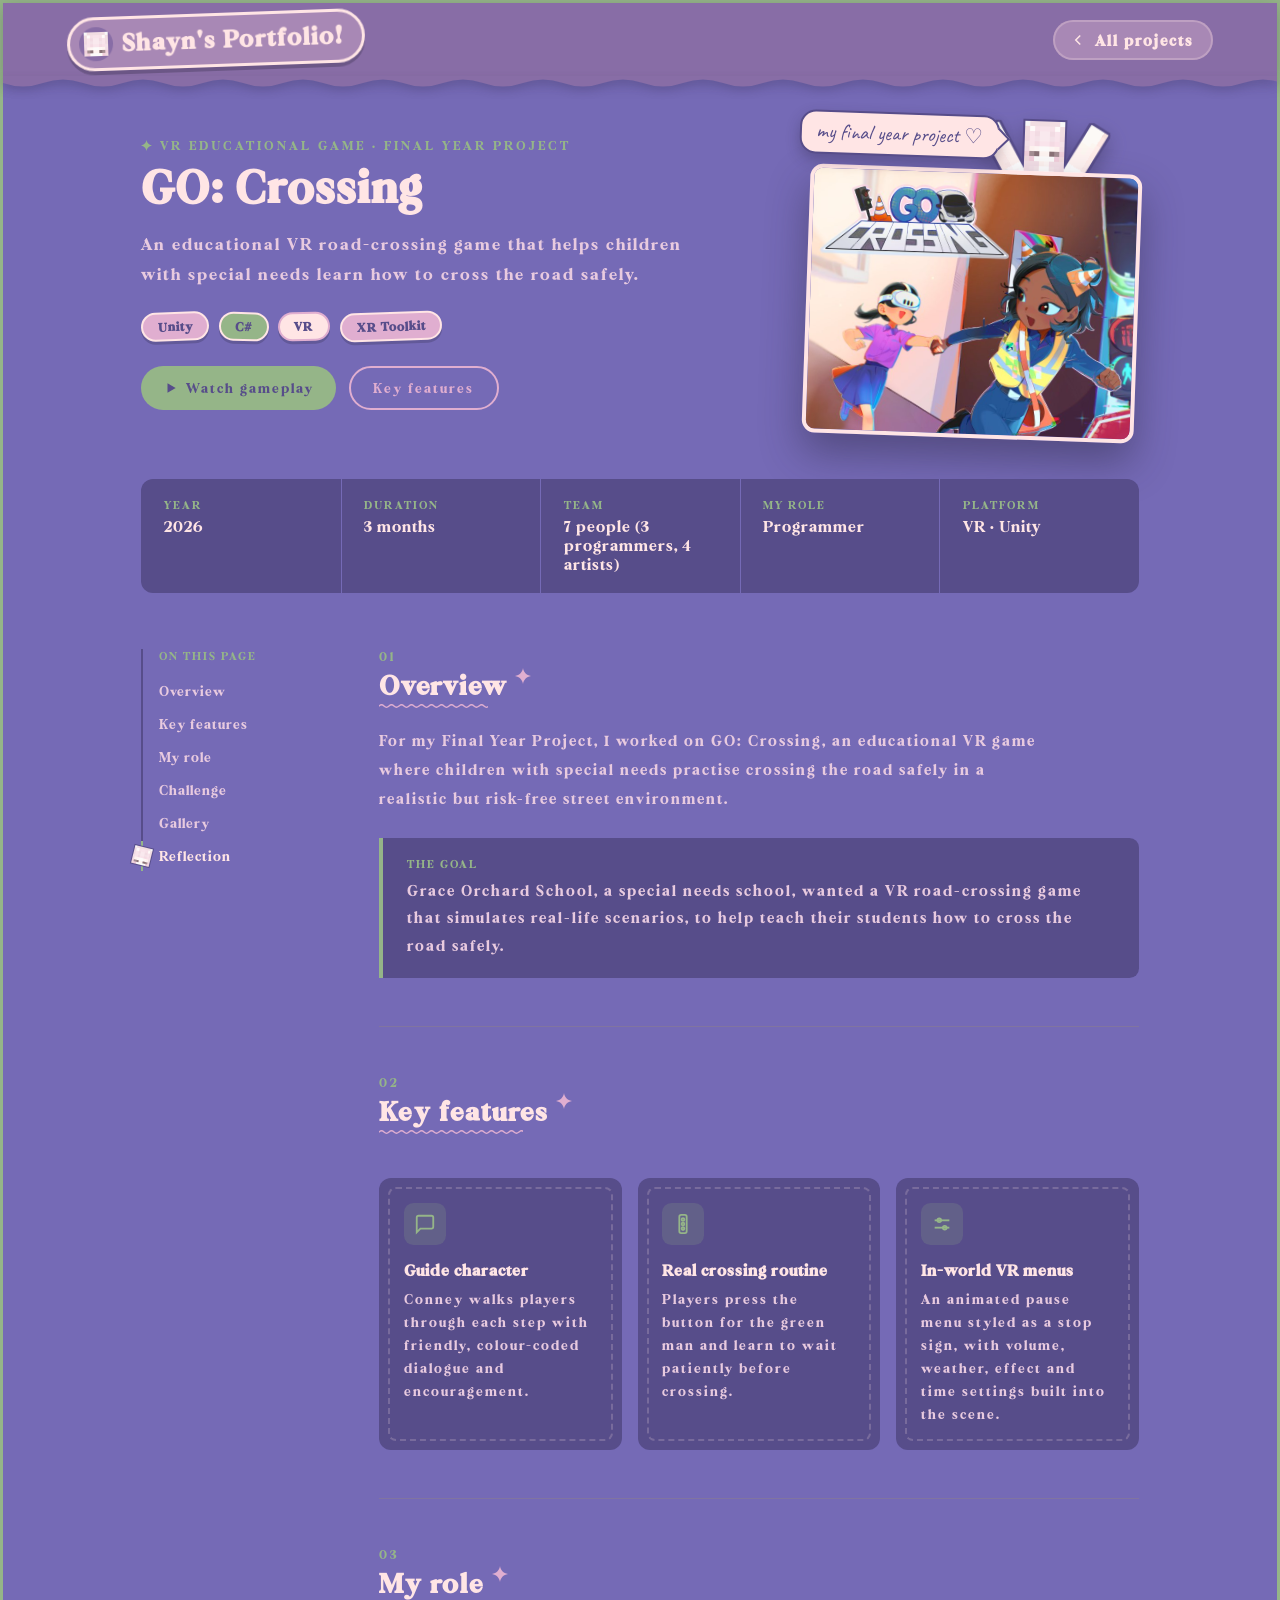
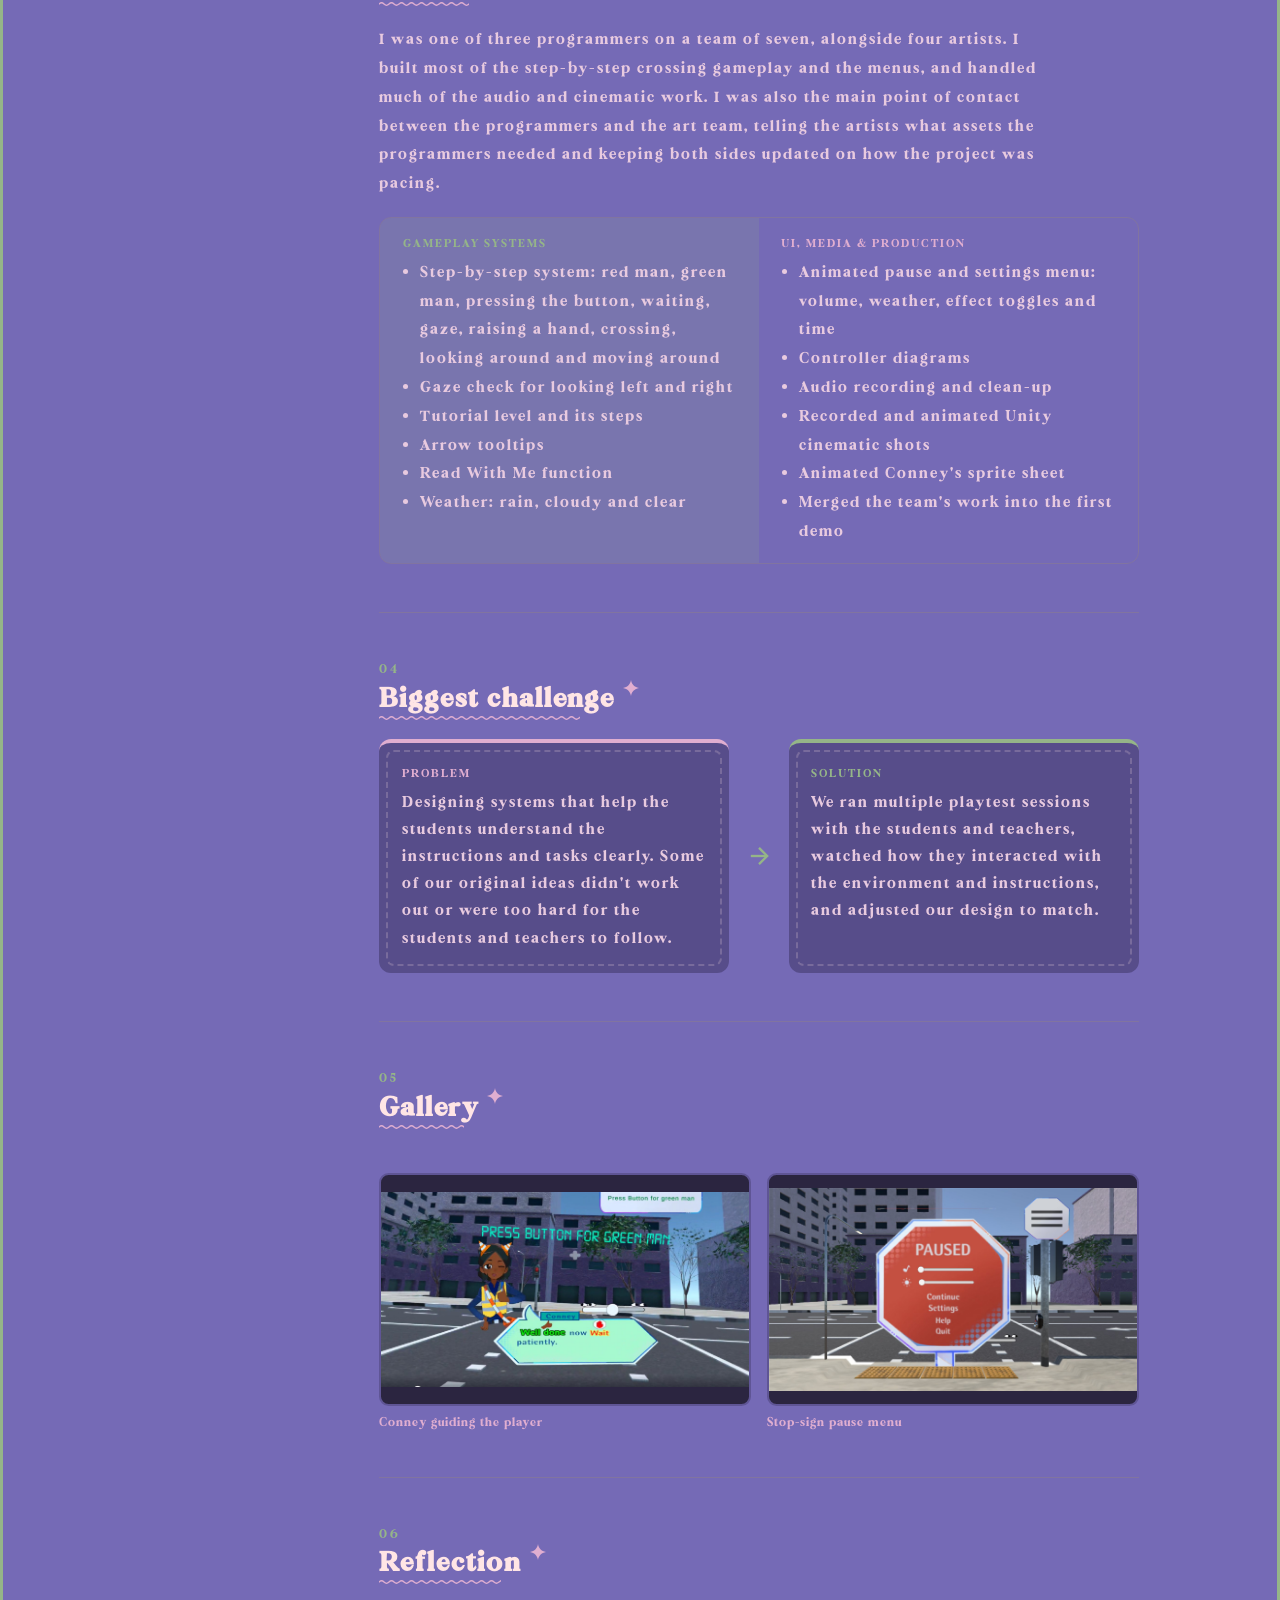
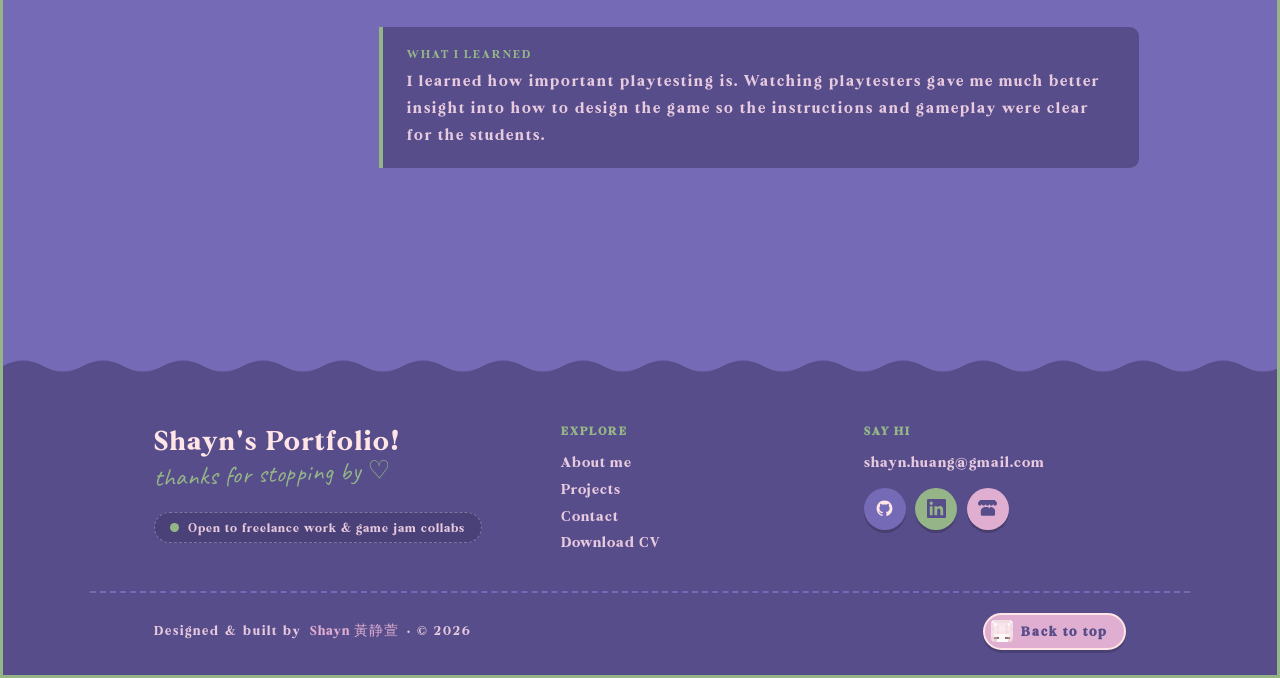
<file: project-gos.html>
<!DOCTYPE html>
<html lang="en">
    <head>
        <meta charset="UTF-8">
        <meta name="viewport" content="width=device-width, initial-scale=1.0">
        <title>GO: Crossing — Shayn's Portfolio</title>
        <link href="css/style.css" type="text/css" rel="stylesheet">
        <link href="https://fonts.googleapis.com/css2?family=Caveat:wght@600&display=swap" rel="stylesheet">
        <link href="css/whimsy.css" type="text/css" rel="stylesheet">
    </head>
    <body class="whimsy">
        <div class="top-bar top-bar--project">
            <header>
                <a href="index.html" class="topbar-home"><h1>Shayn's Portfolio!</h1></a>
            </header>
            <a href="index.html#projects" class="topbar-back">
                <svg viewBox="0 0 24 24" fill="none" stroke="currentColor" stroke-width="2"><polyline points="15 18 9 12 15 6"/></svg>
                <span>All projects</span>
            </a>
        </div>

        <main class="proj-page cs-page">

            <!-- HERO -->
            <section class="cs-hero">
                <div class="cs-hero-text">
                    <span class="section-eyebrow">VR Educational Game · Final Year Project</span>
                    <h2 class="cs-title">GO: Crossing</h2>
                    <p class="cs-tagline">An educational VR road-crossing game that helps children with special needs learn how to cross the road safely.</p>
                    <div class="proj-tags">
                        <span class="proj-tag">Unity</span>
                        <span class="proj-tag">C#</span>
                        <span class="proj-tag">VR</span>
                        <span class="proj-tag">XR Toolkit</span>
                    </div>
                    <div class="cs-hero-actions">
                        <a href="https://youtu.be/P5vcXFI205Y" target="_blank" rel="noopener noreferrer" class="cs-btn cs-btn--primary">
                            <svg viewBox="0 0 24 24" fill="currentColor"><polygon points="6 4 20 12 6 20 6 4"/></svg>
                            Watch gameplay
                        </a>
                        <a href="#features" class="cs-btn cs-btn--ghost">Key features</a>
                    </div>
                </div>
                <div class="cs-poster">
                    <img src="Images/GOS_Poster.jpg" alt="GO: Crossing key art poster">
                </div>
            </section>

            <!-- AT A GLANCE -->
            <dl class="cs-glance">
                <div class="cs-glance-item">
                    <dt>Year</dt>
                    <dd>2026</dd>
                </div>
                <div class="cs-glance-item">
                    <dt>Duration</dt>
                    <dd>3 months</dd>
                </div>
                <div class="cs-glance-item">
                    <dt>Team</dt>
                    <dd>7 people (3 programmers, 4 artists)</dd>
                </div>
                <div class="cs-glance-item">
                    <dt>My role</dt>
                    <dd>Programmer</dd>
                </div>
                <div class="cs-glance-item">
                    <dt>Platform</dt>
                    <dd>VR · Unity</dd>
                </div>
            </dl>

            <div class="cs-layout">

                <nav class="cs-toc" aria-label="On this page">
                    <span class="cs-toc-label">On this page</span>
                    <a href="#overview">Overview</a>
                    <a href="#features">Key features</a>
                    <a href="#role">My role</a>
                    <a href="#challenge">Challenge</a>
                    <a href="#gallery">Gallery</a>
                    <a href="#reflection">Reflection</a>
                </nav>

                <div class="cs-content">

                    <section id="overview" class="cs-section">
                        <span class="cs-num">01</span>
                        <h3 class="cs-heading">Overview</h3>
                        <p>For my Final Year Project, I worked on GO: Crossing, an educational VR game where children with special needs practise crossing the road safely in a realistic but risk-free street environment.</p>
                        <div class="cs-callout">
                            <span class="cs-callout-label">The goal</span>
                            <p>Grace Orchard School, a special needs school, wanted a VR road-crossing game that simulates real-life scenarios, to help teach their students how to cross the road safely.</p>
                        </div>
                    </section>

                    <section id="features" class="cs-section">
                        <span class="cs-num">02</span>
                        <h3 class="cs-heading">Key features</h3>
                        <div class="cs-contrib-grid">
                            <article class="cs-contrib">
                                <div class="cs-contrib-icon">
                                    <svg viewBox="0 0 24 24" fill="none" stroke="currentColor" stroke-width="2"><path d="M21 15a2 2 0 0 1-2 2H7l-4 4V5a2 2 0 0 1 2-2h14a2 2 0 0 1 2 2z"/></svg>
                                </div>
                                <h4>Guide character</h4>
                                <p>Conney walks players through each step with friendly, colour-coded dialogue and encouragement.</p>
                            </article>
                            <article class="cs-contrib">
                                <div class="cs-contrib-icon">
                                    <svg viewBox="0 0 24 24" fill="none" stroke="currentColor" stroke-width="2"><rect x="8" y="2" width="8" height="20" rx="2"/><circle cx="12" cy="7" r="1.5"/><circle cx="12" cy="12" r="1.5"/><circle cx="12" cy="17" r="1.5"/></svg>
                                </div>
                                <h4>Real crossing routine</h4>
                                <p>Players press the button for the green man and learn to wait patiently before crossing.</p>
                            </article>
                            <article class="cs-contrib">
                                <div class="cs-contrib-icon">
                                    <svg viewBox="0 0 24 24" fill="none" stroke="currentColor" stroke-width="2"><line x1="4" y1="8" x2="20" y2="8"/><circle cx="9" cy="8" r="2"/><line x1="4" y1="16" x2="20" y2="16"/><circle cx="15" cy="16" r="2"/></svg>
                                </div>
                                <h4>In-world VR menus</h4>
                                <p>An animated pause menu styled as a stop sign, with volume, weather, effect and time settings built into the scene.</p>
                            </article>
                        </div>
                    </section>

                    <section id="role" class="cs-section">
                        <span class="cs-num">03</span>
                        <h3 class="cs-heading">My role</h3>
                        <p>I was one of three programmers on a team of seven, alongside four artists. I built most of the step-by-step crossing gameplay and the menus, and handled much of the audio and cinematic work. I was also the main point of contact between the programmers and the art team, telling the artists what assets the programmers needed and keeping both sides updated on how the project was pacing.</p>
                        <div class="cs-split">
                            <div class="cs-split-col cs-split-col--me">
                                <span class="cs-split-label">Gameplay systems</span>
                                <ul>
                                    <li>Step-by-step system: red man, green man, pressing the button, waiting, gaze, raising a hand, crossing, looking around and moving around</li>
                                    <li>Gaze check for looking left and right</li>
                                    <li>Tutorial level and its steps</li>
                                    <li>Arrow tooltips</li>
                                    <li>Read With Me function</li>
                                    <li>Weather: rain, cloudy and clear</li>
                                </ul>
                            </div>
                            <div class="cs-split-col">
                                <span class="cs-split-label">UI, media &amp; production</span>
                                <ul>
                                    <li>Animated pause and settings menu: volume, weather, effect toggles and time</li>
                                    <li>Controller diagrams</li>
                                    <li>Audio recording and clean-up</li>
                                    <li>Recorded and animated Unity cinematic shots</li>
                                    <li>Animated Conney's sprite sheet</li>
                                    <li>Merged the team's work into the first demo</li>
                                </ul>
                            </div>
                        </div>
                    </section>

                    <section id="challenge" class="cs-section">
                        <span class="cs-num">04</span>
                        <h3 class="cs-heading">Biggest challenge</h3>
                        <div class="cs-problem">
                            <div class="cs-problem-card">
                                <span class="cs-problem-label">Problem</span>
                                <p>Designing systems that help the students understand the instructions and tasks clearly. Some of our original ideas didn't work out or were too hard for the students and teachers to follow.</p>
                            </div>
                            <div class="cs-problem-arrow" aria-hidden="true">
                                <svg viewBox="0 0 24 24" fill="none" stroke="currentColor" stroke-width="2"><line x1="5" y1="12" x2="19" y2="12"/><polyline points="12 5 19 12 12 19"/></svg>
                            </div>
                            <div class="cs-problem-card cs-problem-card--solution">
                                <span class="cs-problem-label">Solution</span>
                                <p>We ran multiple playtest sessions with the students and teachers, watched how they interacted with the environment and instructions, and adjusted our design to match.</p>
                            </div>
                        </div>
                    </section>

                    <section id="gallery" class="cs-section">
                        <span class="cs-num">05</span>
                        <h3 class="cs-heading">Gallery</h3>
                        <div class="cs-gallery cs-gallery--wide">
                            <figure class="cs-figure">
                                <img src="Images/GOS_Gameplay.jpg" alt="Conney guiding the player at a pedestrian crossing">
                                <figcaption>Conney guiding the player</figcaption>
                            </figure>
                            <figure class="cs-figure">
                                <img src="Images/GOS_Pause.jpg" alt="Stop-sign pause menu in VR">
                                <figcaption>Stop-sign pause menu</figcaption>
                            </figure>
                        </div>
                    </section>

                    <section id="reflection" class="cs-section">
                        <span class="cs-num">06</span>
                        <h3 class="cs-heading">Reflection</h3>
                        <div class="cs-callout">
                            <span class="cs-callout-label">What I learned</span>
                            <p>I learned how important playtesting is. Watching playtesters gave me much better insight into how to design the game so the instructions and gameplay were clear for the students.</p>
                        </div>
                    </section>

                </div>
            </div>

        </main>
        <footer class="site-footer">
            <div class="footer-inner">
                <div class="footer-brand">
                    <a href="index.html" class="footer-logo">Shayn's Portfolio!</a>
                    <p class="footer-note">thanks for stopping by ♡</p>
                    <a href="index.html#contact" class="footer-status">
                        <span class="hero-status-dot" aria-hidden="true"></span>
                        Open to freelance work &amp; game jam collabs
                    </a>
                </div>
                <nav class="footer-col" aria-label="Footer">
                    <h3 class="footer-heading">Explore</h3>
                    <a href="index.html#about">About me</a>
                    <a href="index.html#projects">Projects</a>
                    <a href="index.html#contact">Contact</a>
                    <a href="Shayn_Huang_CV.pdf" download>Download CV</a>
                </nav>
                <div class="footer-col">
                    <h3 class="footer-heading">Say hi</h3>
                    <a href="mailto:shayn.huang@gmail.com">shayn.huang@gmail.com</a>
                    <div class="footer-socials">
                        <a href="https://github.com/loon4rtic" target="_blank" rel="noopener noreferrer" aria-label="GitHub">
                            <svg viewBox="0 0 24 24" fill="currentColor"><path d="M12 2C6.477 2 2 6.477 2 12c0 4.42 2.865 8.17 6.839 9.49.5.092.682-.217.682-.482 0-.237-.008-.866-.013-1.7-2.782.603-3.369-1.342-3.369-1.342-.454-1.155-1.11-1.463-1.11-1.463-.908-.62.069-.608.069-.608 1.003.07 1.531 1.03 1.531 1.03.892 1.529 2.341 1.087 2.91.832.092-.647.35-1.088.636-1.338-2.22-.253-4.555-1.11-4.555-4.943 0-1.091.39-1.984 1.029-2.683-.103-.253-.446-1.27.098-2.647 0 0 .84-.269 2.75 1.025A9.578 9.578 0 0 1 12 6.836c.85.004 1.705.115 2.504.337 1.909-1.294 2.747-1.025 2.747-1.025.546 1.377.203 2.394.1 2.647.64.699 1.028 1.592 1.028 2.683 0 3.842-2.339 4.687-4.566 4.935.359.309.678.919.678 1.852 0 1.336-.012 2.415-.012 2.741 0 .267.18.578.688.48C19.138 20.167 22 16.418 22 12c0-5.523-4.477-10-10-10z"/></svg>
                        </a>
                        <a href="https://www.linkedin.com/in/shayn-huang-b044453a5/" target="_blank" rel="noopener noreferrer" aria-label="LinkedIn">
                            <svg viewBox="0 0 24 24" fill="currentColor"><path d="M20.447 20.452h-3.554v-5.569c0-1.328-.027-3.037-1.852-3.037-1.853 0-2.136 1.445-2.136 2.939v5.667H9.351V9h3.414v1.561h.046c.477-.9 1.637-1.85 3.37-1.85 3.601 0 4.267 2.37 4.267 5.455v6.286zM5.337 7.433a2.062 2.062 0 0 1-2.063-2.065 2.064 2.064 0 1 1 2.063 2.065zm1.782 13.019H3.555V9h3.564v11.452zM22.225 0H1.771C.792 0 0 .774 0 1.729v20.542C0 23.227.792 24 1.771 24h20.451C23.2 24 24 23.227 24 22.271V1.729C24 .774 23.2 0 22.222 0h.003z"/></svg>
                        </a>
                        <a href="https://loon4rtic.itch.io" target="_blank" rel="noopener noreferrer" aria-label="itch.io">
                            <svg viewBox="0 0 24 24" fill="currentColor"><path d="M3.13 1.338C2.08 1.96.02 4.328 0 4.95v1.03c0 1.303 1.22 2.45 2.325 2.45 1.33 0 2.436-1.102 2.436-2.41 0 1.308 1.07 2.41 2.4 2.41 1.328 0 2.362-1.102 2.362-2.41 0 1.308 1.104 2.41 2.434 2.41h.032c1.33 0 2.434-1.102 2.434-2.41 0 1.308 1.035 2.41 2.364 2.41 1.328 0 2.4-1.102 2.4-2.41 0 1.308 1.105 2.41 2.435 2.41C22.78 8.43 24 7.282 24 5.98V4.95c-.02-.622-2.08-2.99-3.13-3.612C19.948 1.338 4.052 1.338 3.13 1.338zM8.5 10.258c-.282 0-.542.025-.79.073-.006.006-.012.006-.018.006-1.443.27-2.457 1.116-3.11 1.965-.654.85-1.018 1.762-1.018 1.762v5.48c0 .54.482 1.458 1.024 1.458h15.822c.543 0 1.09-.917 1.09-1.457v-5.48s-.364-.913-1.018-1.762c-.654-.85-1.665-1.697-3.11-1.965-.006 0-.012 0-.018-.006-.248-.048-.508-.073-.79-.073h-.022c-.013 0-.025 0-.038.003-.607.016-1.13.21-1.553.524-.41.308-.703.72-.866 1.19-.163-.47-.456-.882-.866-1.19-.423-.314-.946-.508-1.553-.524-.013-.003-.025-.003-.038-.003H8.5zm0 0"/></svg>
                        </a>
                    </div>
                </div>
            </div>
            <div class="footer-bottom">
                <p>Designed &amp; built by <span class="designer">Shayn &#40643;&#38745;&#33841;</span> <span class="footer-year">· © 2026</span></p>
                <a href="#" class="footer-top">
                    <img src="Images/mascot/head.png" alt="">
                    Back to top
                </a>
            </div>
        </footer>
        <script src="lightbox.js"></script>
        <script src="project.js"></script>
        <script src="whimsy.js"></script>
    </body>
</html>
</file>
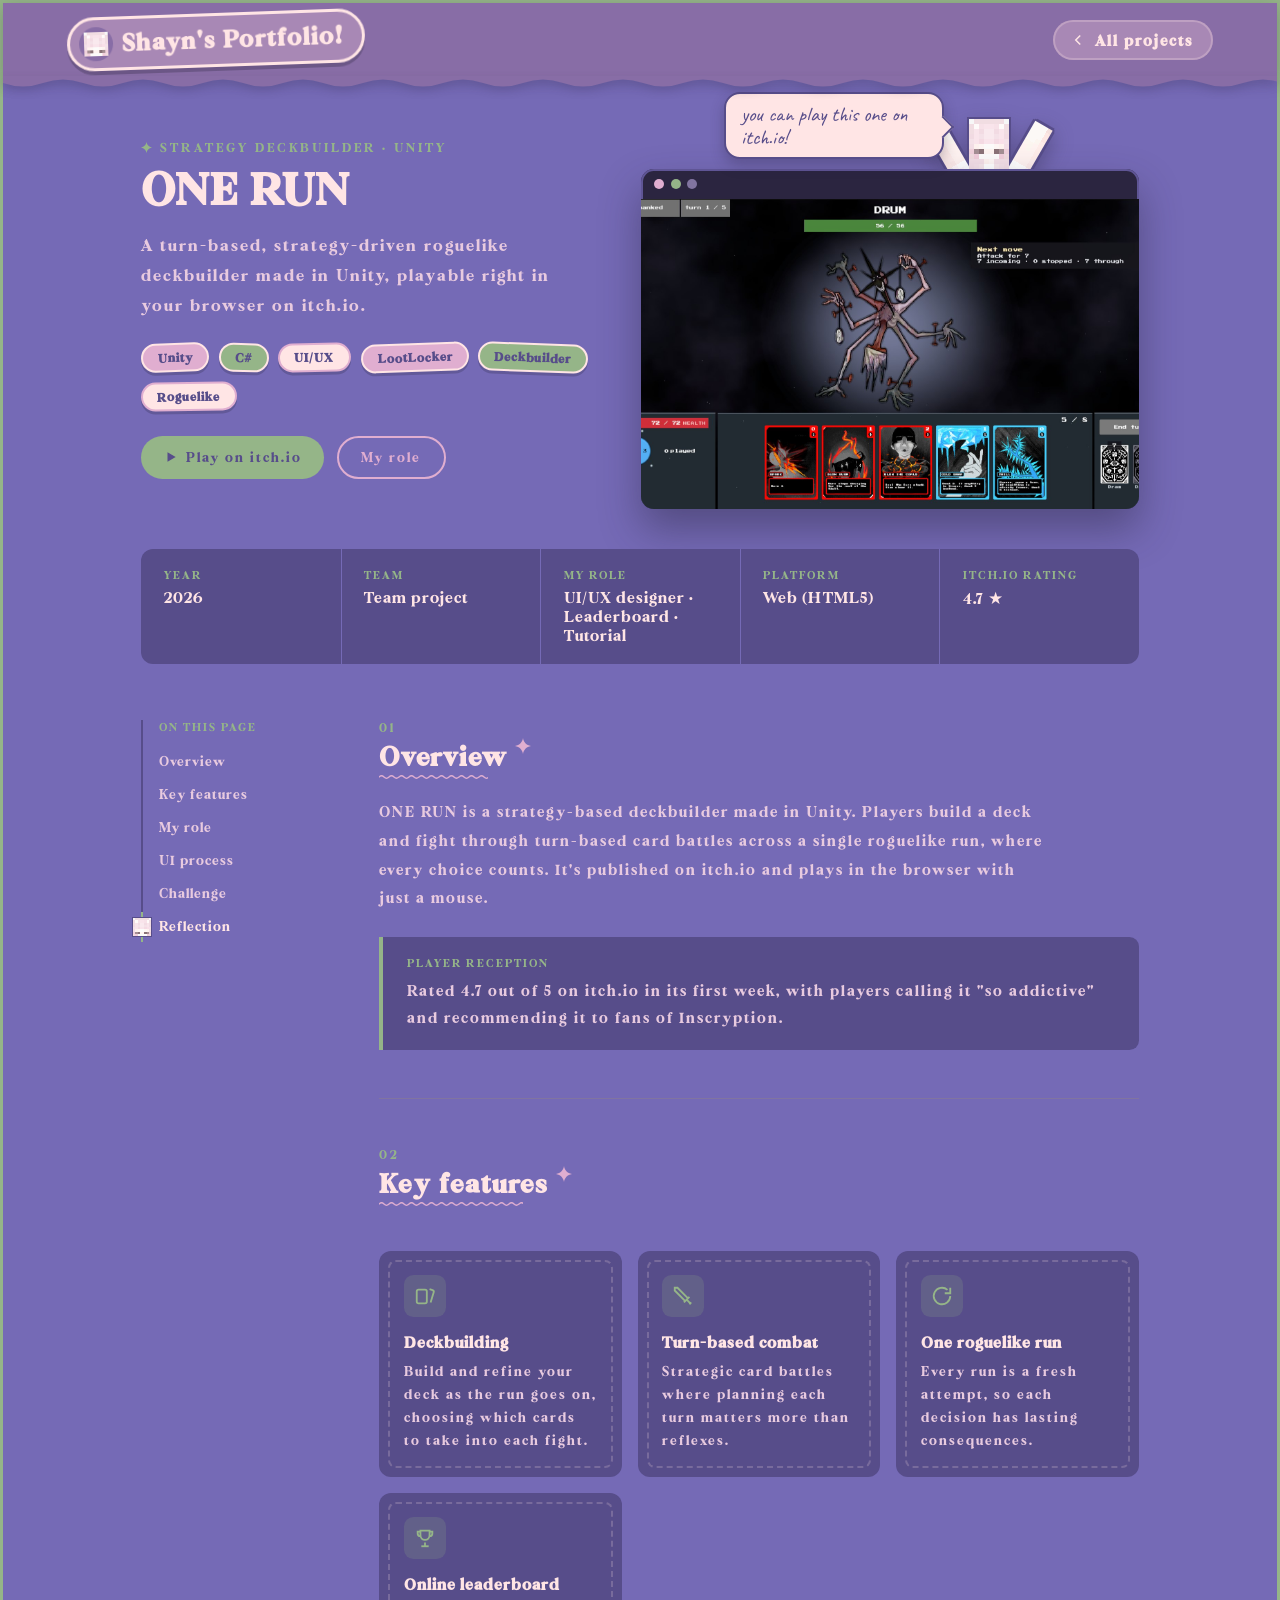
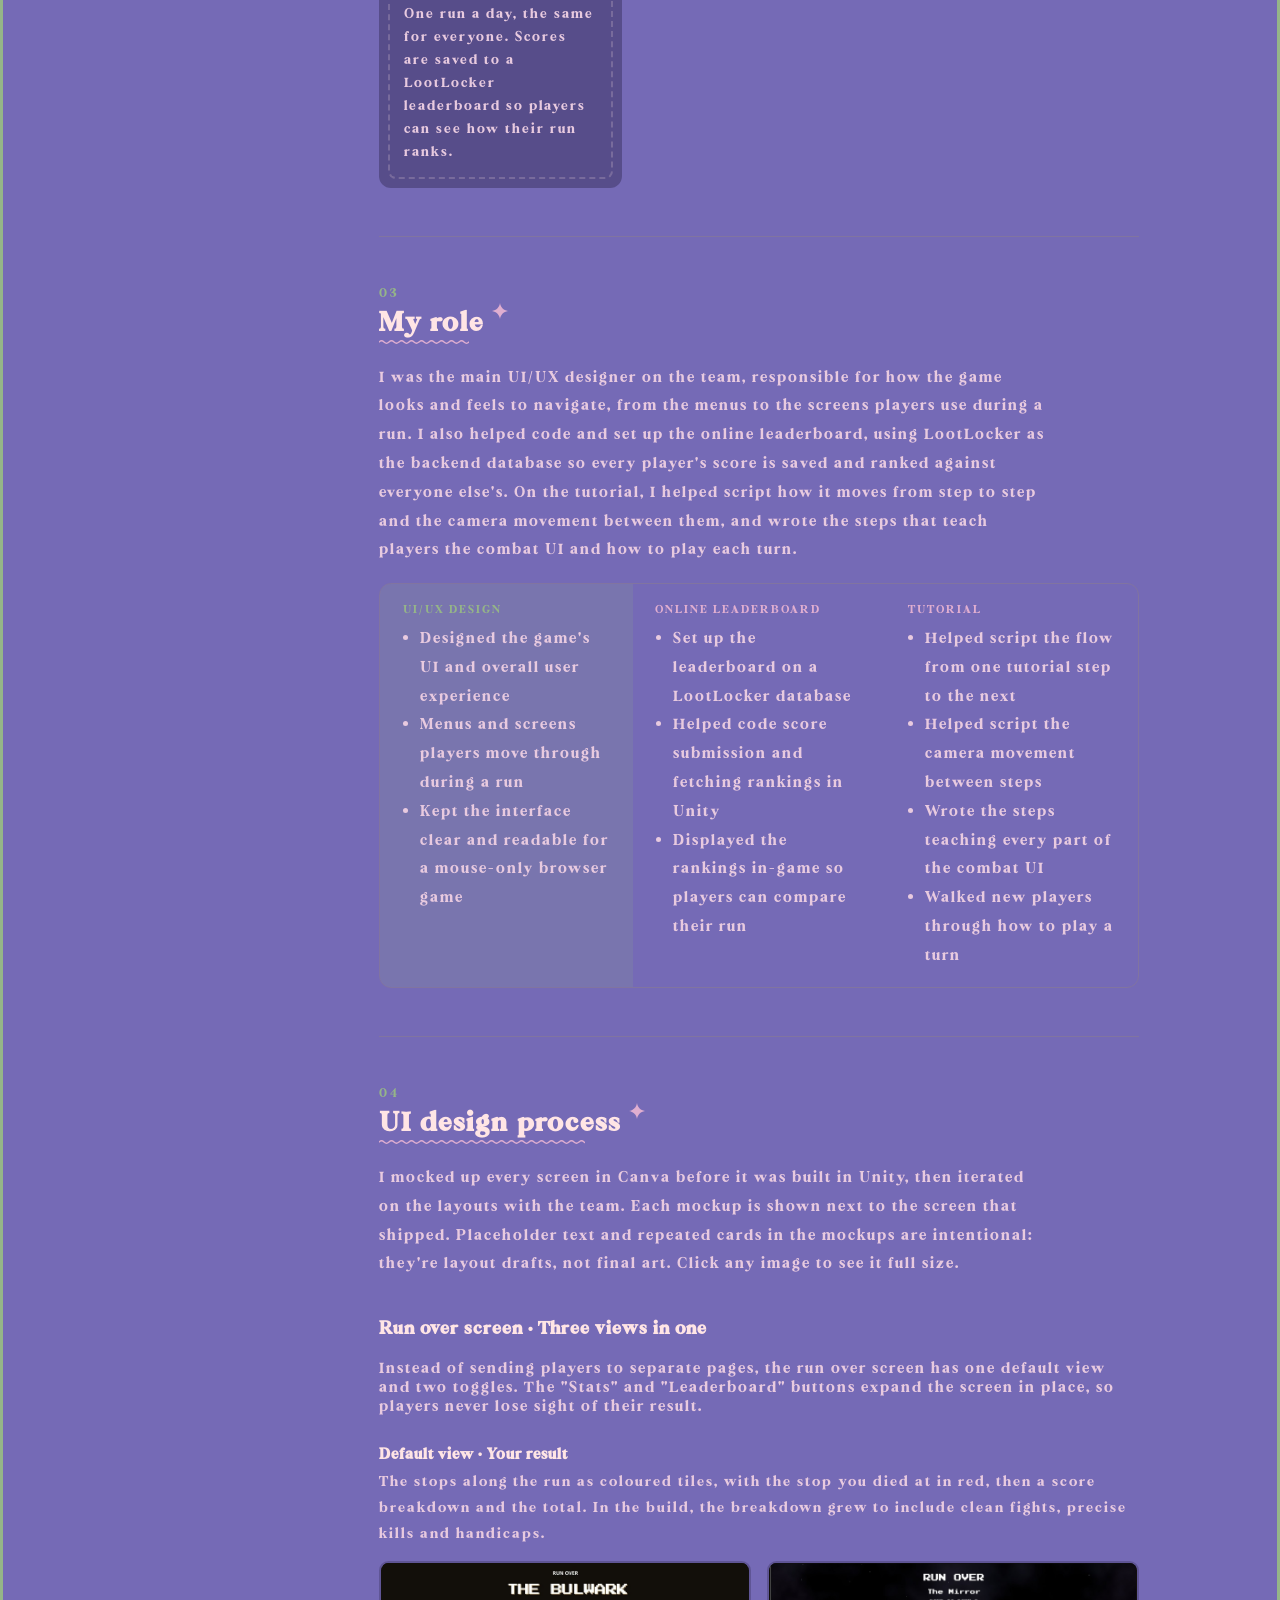
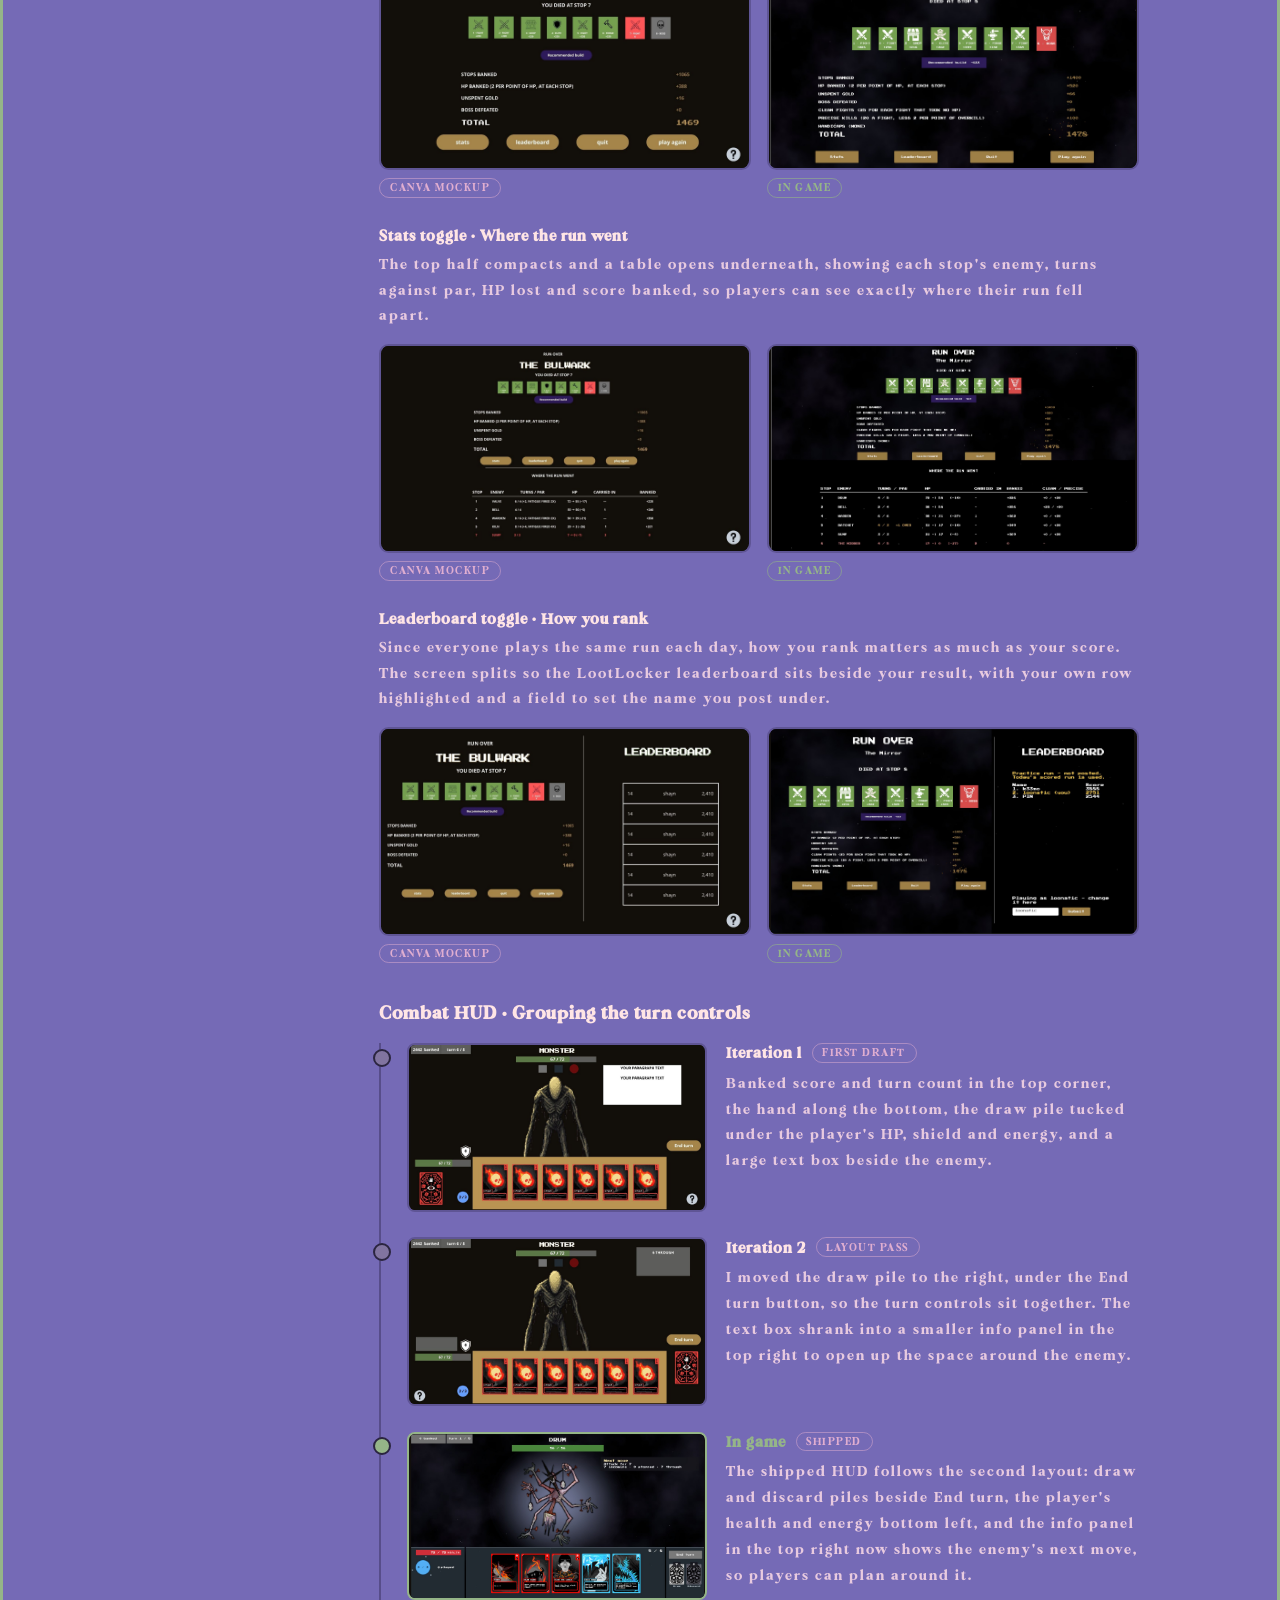
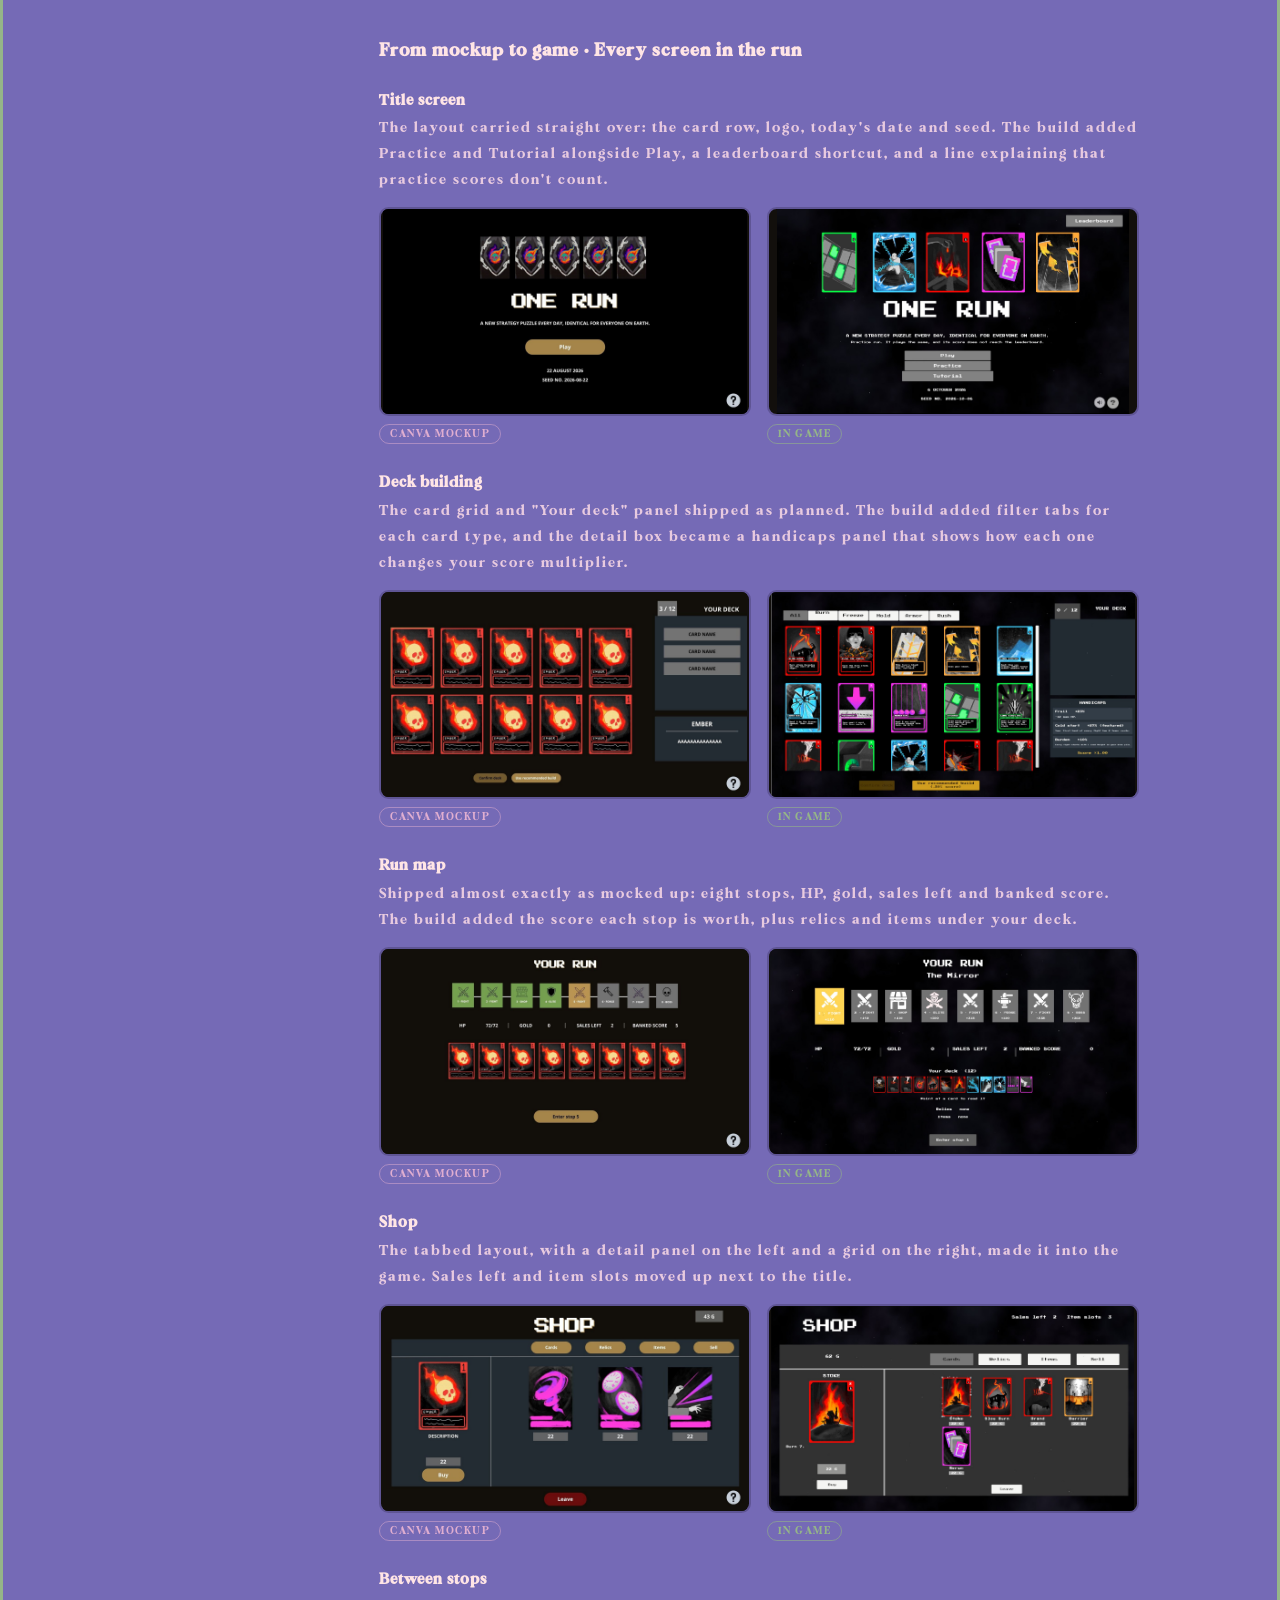
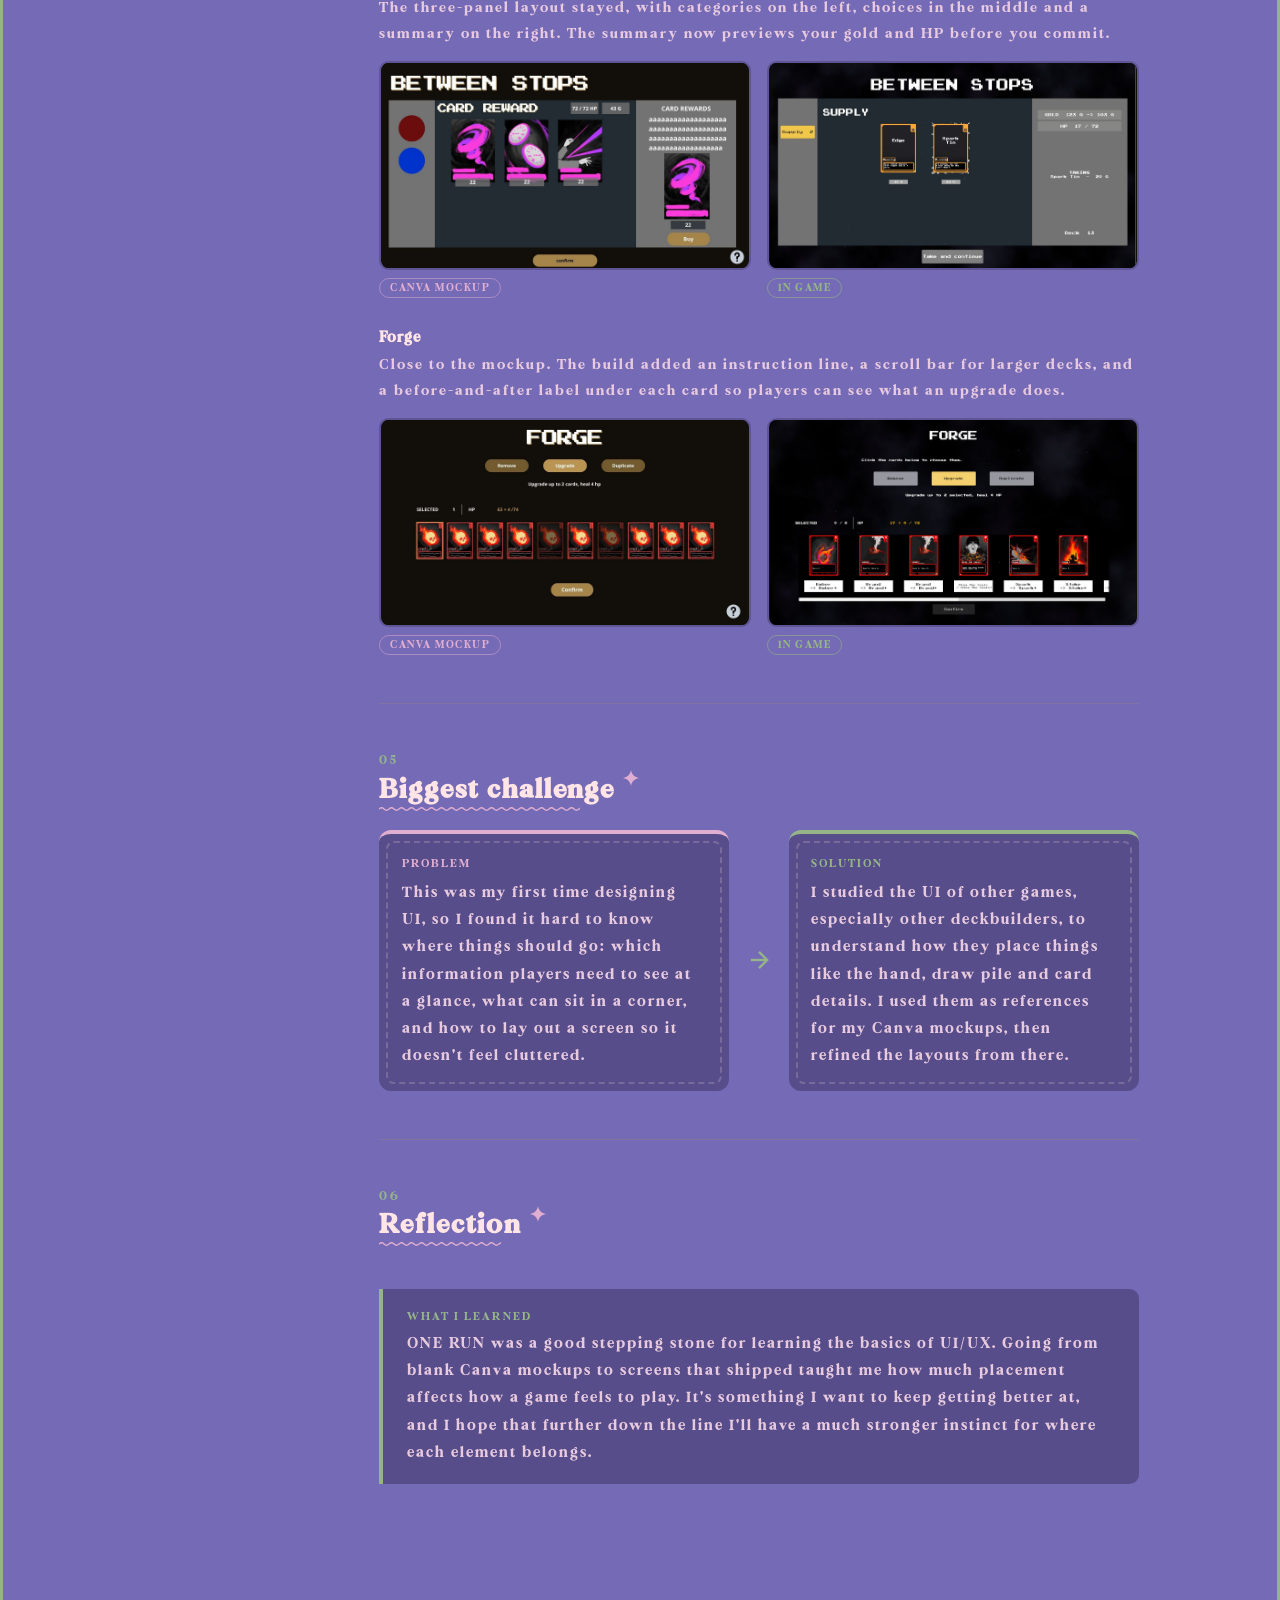
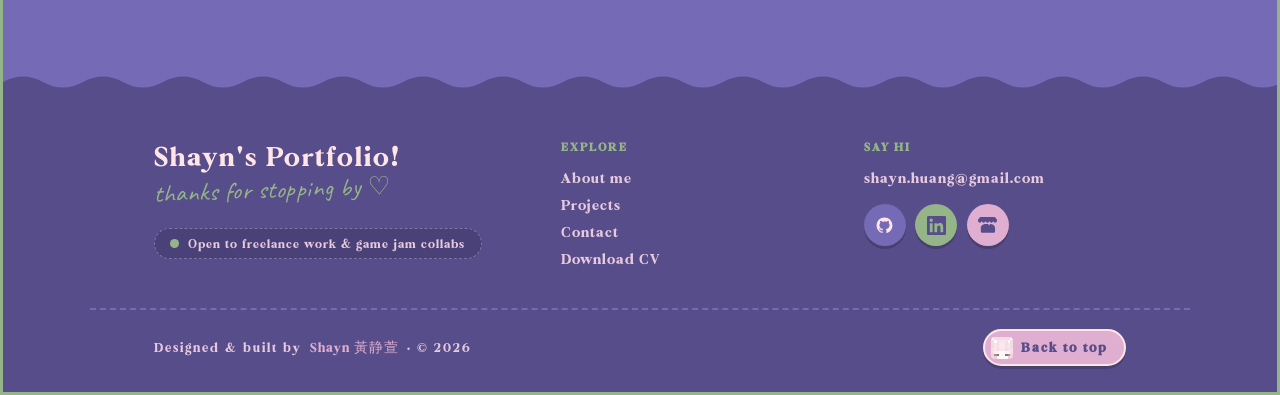
<file: project-onerun.html>
<!DOCTYPE html>
<html lang="en">
    <head>
        <meta charset="UTF-8">
        <meta name="viewport" content="width=device-width, initial-scale=1.0">
        <title>ONE RUN — Shayn's Portfolio</title>
        <link href="css/style.css" type="text/css" rel="stylesheet">
        <link href="https://fonts.googleapis.com/css2?family=Caveat:wght@600&display=swap" rel="stylesheet">
        <link href="css/whimsy.css" type="text/css" rel="stylesheet">
    </head>
    <body class="whimsy">
        <div class="top-bar top-bar--project">
            <header>
                <a href="index.html" class="topbar-home"><h1>Shayn's Portfolio!</h1></a>
            </header>
            <a href="index.html#projects" class="topbar-back">
                <svg viewBox="0 0 24 24" fill="none" stroke="currentColor" stroke-width="2"><polyline points="15 18 9 12 15 6"/></svg>
                <span>All projects</span>
            </a>
        </div>

        <main class="proj-page cs-page">

            <!-- HERO -->
            <section class="cs-hero cs-hero--wide">
                <div class="cs-hero-text">
                    <span class="section-eyebrow">Strategy Deckbuilder · Unity</span>
                    <h2 class="cs-title">ONE RUN</h2>
                    <p class="cs-tagline">A turn-based, strategy-driven roguelike deckbuilder made in Unity, playable right in your browser on itch.io.</p>
                    <div class="proj-tags">
                        <span class="proj-tag">Unity</span>
                        <span class="proj-tag">C#</span>
                        <span class="proj-tag">UI/UX</span>
                        <span class="proj-tag">LootLocker</span>
                        <span class="proj-tag">Deckbuilder</span>
                        <span class="proj-tag">Roguelike</span>
                    </div>
                    <div class="cs-hero-actions">
                        <a href="https://sinisterup.itch.io/one-run" target="_blank" rel="noopener noreferrer" class="cs-btn cs-btn--primary">
                            <svg viewBox="0 0 24 24" fill="currentColor"><polygon points="6 4 20 12 6 20 6 4"/></svg>
                            Play on itch.io
                        </a>
                        <a href="#role" class="cs-btn cs-btn--ghost">My role</a>
                    </div>
                </div>
                <div class="cs-screen">
                    <div class="cs-screen-bar"><span></span><span></span><span></span></div>
                    <img src="Images/OR_Game_Combat.jpg" alt="ONE RUN turn-based card battle against the Drum">
                </div>
            </section>

            <!-- AT A GLANCE -->
            <dl class="cs-glance">
                <div class="cs-glance-item">
                    <dt>Year</dt>
                    <dd>2026</dd>
                </div>
                <div class="cs-glance-item">
                    <dt>Team</dt>
                    <dd>Team project</dd>
                </div>
                <div class="cs-glance-item">
                    <dt>My role</dt>
                    <dd>UI/UX designer · Leaderboard · Tutorial</dd>
                </div>
                <div class="cs-glance-item">
                    <dt>Platform</dt>
                    <dd>Web (HTML5)</dd>
                </div>
                <div class="cs-glance-item">
                    <dt>itch.io rating</dt>
                    <dd>4.7 ★</dd>
                </div>
            </dl>

            <div class="cs-layout">

                <nav class="cs-toc" aria-label="On this page">
                    <span class="cs-toc-label">On this page</span>
                    <a href="#overview">Overview</a>
                    <a href="#features">Key features</a>
                    <a href="#role">My role</a>
                    <a href="#ui-process">UI process</a>
                    <a href="#challenge">Challenge</a>
                    <a href="#reflection">Reflection</a>
                </nav>

                <div class="cs-content">

                    <section id="overview" class="cs-section">
                        <span class="cs-num">01</span>
                        <h3 class="cs-heading">Overview</h3>
                        <p>ONE RUN is a strategy-based deckbuilder made in Unity. Players build a deck and fight through turn-based card battles across a single roguelike run, where every choice counts. It's published on itch.io and plays in the browser with just a mouse.</p>
                        <div class="cs-callout">
                            <span class="cs-callout-label">Player reception</span>
                            <p>Rated 4.7 out of 5 on itch.io in its first week, with players calling it "so addictive" and recommending it to fans of Inscryption.</p>
                        </div>
                    </section>

                    <section id="features" class="cs-section">
                        <span class="cs-num">02</span>
                        <h3 class="cs-heading">Key features</h3>
                        <div class="cs-contrib-grid">
                            <article class="cs-contrib">
                                <div class="cs-contrib-icon">
                                    <svg viewBox="0 0 24 24" fill="none" stroke="currentColor" stroke-width="2"><rect x="3" y="5" width="11" height="15" rx="2"/><path d="M17 4.5l3.2 1a2 2 0 0 1 1.3 2.5l-3.4 11"/></svg>
                                </div>
                                <h4>Deckbuilding</h4>
                                <p>Build and refine your deck as the run goes on, choosing which cards to take into each fight.</p>
                            </article>
                            <article class="cs-contrib">
                                <div class="cs-contrib-icon">
                                    <svg viewBox="0 0 24 24" fill="none" stroke="currentColor" stroke-width="2"><path d="M14.5 17.5 3 6V3h3l11.5 11.5"/><path d="M13 19l6-6"/><path d="M16 16l4 4"/><path d="M19 21l2-2"/></svg>
                                </div>
                                <h4>Turn-based combat</h4>
                                <p>Strategic card battles where planning each turn matters more than reflexes.</p>
                            </article>
                            <article class="cs-contrib">
                                <div class="cs-contrib-icon">
                                    <svg viewBox="0 0 24 24" fill="none" stroke="currentColor" stroke-width="2"><path d="M21 12a9 9 0 1 1-3-6.7"/><polyline points="21 3 21 9 15 9"/></svg>
                                </div>
                                <h4>One roguelike run</h4>
                                <p>Every run is a fresh attempt, so each decision has lasting consequences.</p>
                            </article>
                            <article class="cs-contrib">
                                <div class="cs-contrib-icon">
                                    <svg viewBox="0 0 24 24" fill="none" stroke="currentColor" stroke-width="2"><path d="M8 21h8"/><path d="M12 17v4"/><path d="M7 4h10v5a5 5 0 0 1-10 0V4z"/><path d="M17 5h3v2a3 3 0 0 1-3 3"/><path d="M7 5H4v2a3 3 0 0 0 3 3"/></svg>
                                </div>
                                <h4>Online leaderboard</h4>
                                <p>One run a day, the same for everyone. Scores are saved to a LootLocker leaderboard so players can see how their run ranks.</p>
                            </article>
                        </div>
                    </section>

                    <section id="role" class="cs-section">
                        <span class="cs-num">03</span>
                        <h3 class="cs-heading">My role</h3>
                        <p>I was the main UI/UX designer on the team, responsible for how the game looks and feels to navigate, from the menus to the screens players use during a run. I also helped code and set up the online leaderboard, using LootLocker as the backend database so every player's score is saved and ranked against everyone else's. On the tutorial, I helped script how it moves from step to step and the camera movement between them, and wrote the steps that teach players the combat UI and how to play each turn.</p>
                        <div class="cs-split cs-split--3">
                            <div class="cs-split-col cs-split-col--me">
                                <span class="cs-split-label">UI/UX design</span>
                                <ul>
                                    <li>Designed the game's UI and overall user experience</li>
                                    <li>Menus and screens players move through during a run</li>
                                    <li>Kept the interface clear and readable for a mouse-only browser game</li>
                                </ul>
                            </div>
                            <div class="cs-split-col">
                                <span class="cs-split-label">Online leaderboard</span>
                                <ul>
                                    <li>Set up the leaderboard on a LootLocker database</li>
                                    <li>Helped code score submission and fetching rankings in Unity</li>
                                    <li>Displayed the rankings in-game so players can compare their run</li>
                                </ul>
                            </div>
                            <div class="cs-split-col">
                                <span class="cs-split-label">Tutorial</span>
                                <ul>
                                    <li>Helped script the flow from one tutorial step to the next</li>
                                    <li>Helped script the camera movement between steps</li>
                                    <li>Wrote the steps teaching every part of the combat UI</li>
                                    <li>Walked new players through how to play a turn</li>
                                </ul>
                            </div>
                        </div>
                    </section>

                    <section id="ui-process" class="cs-section">
                        <span class="cs-num">04</span>
                        <h3 class="cs-heading">UI design process</h3>
                        <p>I mocked up every screen in Canva before it was built in Unity, then iterated on the layouts with the team. Each mockup is shown next to the screen that shipped. Placeholder text and repeated cards in the mockups are intentional: they're layout drafts, not final art. Click any image to see it full size.</p>

                        <div class="cs-iter-level">
                            <h4>Run over screen · Three views in one</h4>
                            <p>Instead of sending players to separate pages, the run over screen has one default view and two toggles. The "Stats" and "Leaderboard" buttons expand the screen in place, so players never lose sight of their result.</p>

                        <div class="cs-compare-block">
                            <h5 class="cs-compare-title">Default view · Your result</h5>
                            <p>The stops along the run as coloured tiles, with the stop you died at in red, then a score breakdown and the total. In the build, the breakdown grew to include clean fights, precise kills and handicaps.</p>
                            <div class="cs-compare">
                                <figure class="cs-figure">
                                    <img src="Images/OR_UI_Results1.jpg" alt="Run over screen, default view, Canva mockup">
                                    <figcaption><span class="cs-compare-tag">Canva mockup</span></figcaption>
                                </figure>
                                <figure class="cs-figure">
                                    <img src="Images/OR_Game_Results1.jpg" alt="Run over screen, default view, in game">
                                    <figcaption><span class="cs-compare-tag cs-compare-tag--game">In game</span></figcaption>
                                </figure>
                            </div>
                        </div>

                        <div class="cs-compare-block">
                            <h5 class="cs-compare-title">Stats toggle · Where the run went</h5>
                            <p>The top half compacts and a table opens underneath, showing each stop's enemy, turns against par, HP lost and score banked, so players can see exactly where their run fell apart.</p>
                            <div class="cs-compare">
                                <figure class="cs-figure">
                                    <img src="Images/OR_UI_Results2.jpg" alt="Run over screen with the stats table open, Canva mockup">
                                    <figcaption><span class="cs-compare-tag">Canva mockup</span></figcaption>
                                </figure>
                                <figure class="cs-figure">
                                    <img src="Images/OR_Game_Results2.jpg" alt="Run over screen with the stats table open, in game">
                                    <figcaption><span class="cs-compare-tag cs-compare-tag--game">In game</span></figcaption>
                                </figure>
                            </div>
                        </div>

                        <div class="cs-compare-block">
                            <h5 class="cs-compare-title">Leaderboard toggle · How you rank</h5>
                            <p>Since everyone plays the same run each day, how you rank matters as much as your score. The screen splits so the LootLocker leaderboard sits beside your result, with your own row highlighted and a field to set the name you post under.</p>
                            <div class="cs-compare">
                                <figure class="cs-figure">
                                    <img src="Images/OR_UI_Results3.jpg" alt="Run over screen with the leaderboard open, Canva mockup">
                                    <figcaption><span class="cs-compare-tag">Canva mockup</span></figcaption>
                                </figure>
                                <figure class="cs-figure">
                                    <img src="Images/OR_Game_Results3.jpg" alt="Run over screen with the leaderboard open, in game">
                                    <figcaption><span class="cs-compare-tag cs-compare-tag--game">In game</span></figcaption>
                                </figure>
                            </div>
                        </div>

                        </div>

                        <div class="cs-iter-level">
                            <h4>Combat HUD · Grouping the turn controls</h4>
                            <ol class="cs-iter cs-iter--wide">
                                <li class="cs-iter-step">
                                    <img src="Images/OR_UI_Combat2.jpg" alt="Combat screen, first mockup with the draw pile beside the player stats">
                                    <div>
                                        <div class="cs-iter-meta"><strong>Iteration 1</strong><span class="cs-iter-tag">First draft</span></div>
                                        <p>Banked score and turn count in the top corner, the hand along the bottom, the draw pile tucked under the player's HP, shield and energy, and a large text box beside the enemy.</p>
                                    </div>
                                </li>
                                <li class="cs-iter-step">
                                    <img src="Images/OR_UI_Combat1.jpg" alt="Combat screen, revised mockup with the draw pile beside the End turn button">
                                    <div>
                                        <div class="cs-iter-meta"><strong>Iteration 2</strong><span class="cs-iter-tag">Layout pass</span></div>
                                        <p>I moved the draw pile to the right, under the End turn button, so the turn controls sit together. The text box shrank into a smaller info panel in the top right to open up the space around the enemy.</p>
                                    </div>
                                </li>
                                <li class="cs-iter-step cs-iter-step--final">
                                    <img src="Images/OR_Game_Combat.jpg" alt="Combat screen in the shipped game">
                                    <div>
                                        <div class="cs-iter-meta"><strong>In game</strong><span class="cs-iter-tag">Shipped</span></div>
                                        <p>The shipped HUD follows the second layout: draw and discard piles beside End turn, the player's health and energy bottom left, and the info panel in the top right now shows the enemy's next move, so players can plan around it.</p>
                                    </div>
                                </li>
                            </ol>
                        </div>

                        <div class="cs-iter-level">
                            <h4>From mockup to game · Every screen in the run</h4>

                        <div class="cs-compare-block">
                            <h5 class="cs-compare-title">Title screen</h5>
                            <p>The layout carried straight over: the card row, logo, today's date and seed. The build added Practice and Tutorial alongside Play, a leaderboard shortcut, and a line explaining that practice scores don't count.</p>
                            <div class="cs-compare">
                                <figure class="cs-figure">
                                    <img src="Images/OR_UI_Title.jpg" alt="Title screen, Canva mockup">
                                    <figcaption><span class="cs-compare-tag">Canva mockup</span></figcaption>
                                </figure>
                                <figure class="cs-figure">
                                    <img src="Images/OR_Game_Title.jpg" alt="Title screen, in game">
                                    <figcaption><span class="cs-compare-tag cs-compare-tag--game">In game</span></figcaption>
                                </figure>
                            </div>
                        </div>

                        <div class="cs-compare-block">
                            <h5 class="cs-compare-title">Deck building</h5>
                            <p>The card grid and "Your deck" panel shipped as planned. The build added filter tabs for each card type, and the detail box became a handicaps panel that shows how each one changes your score multiplier.</p>
                            <div class="cs-compare">
                                <figure class="cs-figure">
                                    <img src="Images/OR_UI_DeckBuilder.jpg" alt="Deck building screen, Canva mockup">
                                    <figcaption><span class="cs-compare-tag">Canva mockup</span></figcaption>
                                </figure>
                                <figure class="cs-figure">
                                    <img src="Images/OR_Game_DeckBuilder.jpg" alt="Deck building screen, in game">
                                    <figcaption><span class="cs-compare-tag cs-compare-tag--game">In game</span></figcaption>
                                </figure>
                            </div>
                        </div>

                        <div class="cs-compare-block">
                            <h5 class="cs-compare-title">Run map</h5>
                            <p>Shipped almost exactly as mocked up: eight stops, HP, gold, sales left and banked score. The build added the score each stop is worth, plus relics and items under your deck.</p>
                            <div class="cs-compare">
                                <figure class="cs-figure">
                                    <img src="Images/OR_UI_RunMap.jpg" alt="Run map, Canva mockup">
                                    <figcaption><span class="cs-compare-tag">Canva mockup</span></figcaption>
                                </figure>
                                <figure class="cs-figure">
                                    <img src="Images/OR_Game_RunMap.jpg" alt="Run map, in game">
                                    <figcaption><span class="cs-compare-tag cs-compare-tag--game">In game</span></figcaption>
                                </figure>
                            </div>
                        </div>

                        <div class="cs-compare-block">
                            <h5 class="cs-compare-title">Shop</h5>
                            <p>The tabbed layout, with a detail panel on the left and a grid on the right, made it into the game. Sales left and item slots moved up next to the title.</p>
                            <div class="cs-compare">
                                <figure class="cs-figure">
                                    <img src="Images/OR_UI_Shop.jpg" alt="Shop screen, Canva mockup">
                                    <figcaption><span class="cs-compare-tag">Canva mockup</span></figcaption>
                                </figure>
                                <figure class="cs-figure">
                                    <img src="Images/OR_Game_Shop.jpg" alt="Shop screen, in game">
                                    <figcaption><span class="cs-compare-tag cs-compare-tag--game">In game</span></figcaption>
                                </figure>
                            </div>
                        </div>

                        <div class="cs-compare-block">
                            <h5 class="cs-compare-title">Between stops</h5>
                            <p>The three-panel layout stayed, with categories on the left, choices in the middle and a summary on the right. The summary now previews your gold and HP before you commit.</p>
                            <div class="cs-compare">
                                <figure class="cs-figure">
                                    <img src="Images/OR_UI_BetweenStops.jpg" alt="Between stops screen, Canva mockup">
                                    <figcaption><span class="cs-compare-tag">Canva mockup</span></figcaption>
                                </figure>
                                <figure class="cs-figure">
                                    <img src="Images/OR_Game_BetweenStops.jpg" alt="Between stops screen, in game">
                                    <figcaption><span class="cs-compare-tag cs-compare-tag--game">In game</span></figcaption>
                                </figure>
                            </div>
                        </div>

                        <div class="cs-compare-block">
                            <h5 class="cs-compare-title">Forge</h5>
                            <p>Close to the mockup. The build added an instruction line, a scroll bar for larger decks, and a before-and-after label under each card so players can see what an upgrade does.</p>
                            <div class="cs-compare">
                                <figure class="cs-figure">
                                    <img src="Images/OR_UI_Forge.jpg" alt="Forge screen, Canva mockup">
                                    <figcaption><span class="cs-compare-tag">Canva mockup</span></figcaption>
                                </figure>
                                <figure class="cs-figure">
                                    <img src="Images/OR_Game_Forge.jpg" alt="Forge screen, in game">
                                    <figcaption><span class="cs-compare-tag cs-compare-tag--game">In game</span></figcaption>
                                </figure>
                            </div>
                        </div>

                        </div>
                    </section>

                    <section id="challenge" class="cs-section">
                        <span class="cs-num">05</span>
                        <h3 class="cs-heading">Biggest challenge</h3>
                        <div class="cs-problem">
                            <div class="cs-problem-card">
                                <span class="cs-problem-label">Problem</span>
                                <p>This was my first time designing UI, so I found it hard to know where things should go: which information players need to see at a glance, what can sit in a corner, and how to lay out a screen so it doesn't feel cluttered.</p>
                            </div>
                            <div class="cs-problem-arrow" aria-hidden="true">
                                <svg viewBox="0 0 24 24" fill="none" stroke="currentColor" stroke-width="2"><line x1="5" y1="12" x2="19" y2="12"/><polyline points="12 5 19 12 12 19"/></svg>
                            </div>
                            <div class="cs-problem-card cs-problem-card--solution">
                                <span class="cs-problem-label">Solution</span>
                                <p>I studied the UI of other games, especially other deckbuilders, to understand how they place things like the hand, draw pile and card details. I used them as references for my Canva mockups, then refined the layouts from there.</p>
                            </div>
                        </div>
                    </section>

                    <section id="reflection" class="cs-section">
                        <span class="cs-num">06</span>
                        <h3 class="cs-heading">Reflection</h3>
                        <div class="cs-callout">
                            <span class="cs-callout-label">What I learned</span>
                            <p>ONE RUN was a good stepping stone for learning the basics of UI/UX. Going from blank Canva mockups to screens that shipped taught me how much placement affects how a game feels to play. It's something I want to keep getting better at, and I hope that further down the line I'll have a much stronger instinct for where each element belongs.</p>
                        </div>
                    </section>

                </div>
            </div>

        </main>

        <footer class="site-footer">
            <div class="footer-inner">
                <div class="footer-brand">
                    <a href="index.html" class="footer-logo">Shayn's Portfolio!</a>
                    <p class="footer-note">thanks for stopping by ♡</p>
                    <a href="index.html#contact" class="footer-status">
                        <span class="hero-status-dot" aria-hidden="true"></span>
                        Open to freelance work &amp; game jam collabs
                    </a>
                </div>
                <nav class="footer-col" aria-label="Footer">
                    <h3 class="footer-heading">Explore</h3>
                    <a href="index.html#about">About me</a>
                    <a href="index.html#projects">Projects</a>
                    <a href="index.html#contact">Contact</a>
                    <a href="Shayn_Huang_CV.pdf" download>Download CV</a>
                </nav>
                <div class="footer-col">
                    <h3 class="footer-heading">Say hi</h3>
                    <a href="mailto:shayn.huang@gmail.com">shayn.huang@gmail.com</a>
                    <div class="footer-socials">
                        <a href="https://github.com/loon4rtic" target="_blank" rel="noopener noreferrer" aria-label="GitHub">
                            <svg viewBox="0 0 24 24" fill="currentColor"><path d="M12 2C6.477 2 2 6.477 2 12c0 4.42 2.865 8.17 6.839 9.49.5.092.682-.217.682-.482 0-.237-.008-.866-.013-1.7-2.782.603-3.369-1.342-3.369-1.342-.454-1.155-1.11-1.463-1.11-1.463-.908-.62.069-.608.069-.608 1.003.07 1.531 1.03 1.531 1.03.892 1.529 2.341 1.087 2.91.832.092-.647.35-1.088.636-1.338-2.22-.253-4.555-1.11-4.555-4.943 0-1.091.39-1.984 1.029-2.683-.103-.253-.446-1.27.098-2.647 0 0 .84-.269 2.75 1.025A9.578 9.578 0 0 1 12 6.836c.85.004 1.705.115 2.504.337 1.909-1.294 2.747-1.025 2.747-1.025.546 1.377.203 2.394.1 2.647.64.699 1.028 1.592 1.028 2.683 0 3.842-2.339 4.687-4.566 4.935.359.309.678.919.678 1.852 0 1.336-.012 2.415-.012 2.741 0 .267.18.578.688.48C19.138 20.167 22 16.418 22 12c0-5.523-4.477-10-10-10z"/></svg>
                        </a>
                        <a href="https://www.linkedin.com/in/shayn-huang-b044453a5/" target="_blank" rel="noopener noreferrer" aria-label="LinkedIn">
                            <svg viewBox="0 0 24 24" fill="currentColor"><path d="M20.447 20.452h-3.554v-5.569c0-1.328-.027-3.037-1.852-3.037-1.853 0-2.136 1.445-2.136 2.939v5.667H9.351V9h3.414v1.561h.046c.477-.9 1.637-1.85 3.37-1.85 3.601 0 4.267 2.37 4.267 5.455v6.286zM5.337 7.433a2.062 2.062 0 0 1-2.063-2.065 2.064 2.064 0 1 1 2.063 2.065zm1.782 13.019H3.555V9h3.564v11.452zM22.225 0H1.771C.792 0 0 .774 0 1.729v20.542C0 23.227.792 24 1.771 24h20.451C23.2 24 24 23.227 24 22.271V1.729C24 .774 23.2 0 22.222 0h.003z"/></svg>
                        </a>
                        <a href="https://loon4rtic.itch.io" target="_blank" rel="noopener noreferrer" aria-label="itch.io">
                            <svg viewBox="0 0 24 24" fill="currentColor"><path d="M3.13 1.338C2.08 1.96.02 4.328 0 4.95v1.03c0 1.303 1.22 2.45 2.325 2.45 1.33 0 2.436-1.102 2.436-2.41 0 1.308 1.07 2.41 2.4 2.41 1.328 0 2.362-1.102 2.362-2.41 0 1.308 1.104 2.41 2.434 2.41h.032c1.33 0 2.434-1.102 2.434-2.41 0 1.308 1.035 2.41 2.364 2.41 1.328 0 2.4-1.102 2.4-2.41 0 1.308 1.105 2.41 2.435 2.41C22.78 8.43 24 7.282 24 5.98V4.95c-.02-.622-2.08-2.99-3.13-3.612C19.948 1.338 4.052 1.338 3.13 1.338zM8.5 10.258c-.282 0-.542.025-.79.073-.006.006-.012.006-.018.006-1.443.27-2.457 1.116-3.11 1.965-.654.85-1.018 1.762-1.018 1.762v5.48c0 .54.482 1.458 1.024 1.458h15.822c.543 0 1.09-.917 1.09-1.457v-5.48s-.364-.913-1.018-1.762c-.654-.85-1.665-1.697-3.11-1.965-.006 0-.012 0-.018-.006-.248-.048-.508-.073-.79-.073h-.022c-.013 0-.025 0-.038.003-.607.016-1.13.21-1.553.524-.41.308-.703.72-.866 1.19-.163-.47-.456-.882-.866-1.19-.423-.314-.946-.508-1.553-.524-.013-.003-.025-.003-.038-.003H8.5zm0 0"/></svg>
                        </a>
                    </div>
                </div>
            </div>
            <div class="footer-bottom">
                <p>Designed &amp; built by <span class="designer">Shayn &#40643;&#38745;&#33841;</span> <span class="footer-year">· © 2026</span></p>
                <a href="#" class="footer-top">
                    <img src="Images/mascot/head.png" alt="">
                    Back to top
                </a>
            </div>
        </footer>
        <script src="lightbox.js"></script>
        <script src="project.js"></script>
        <script src="whimsy.js"></script>
    </body>
</html>
</file>
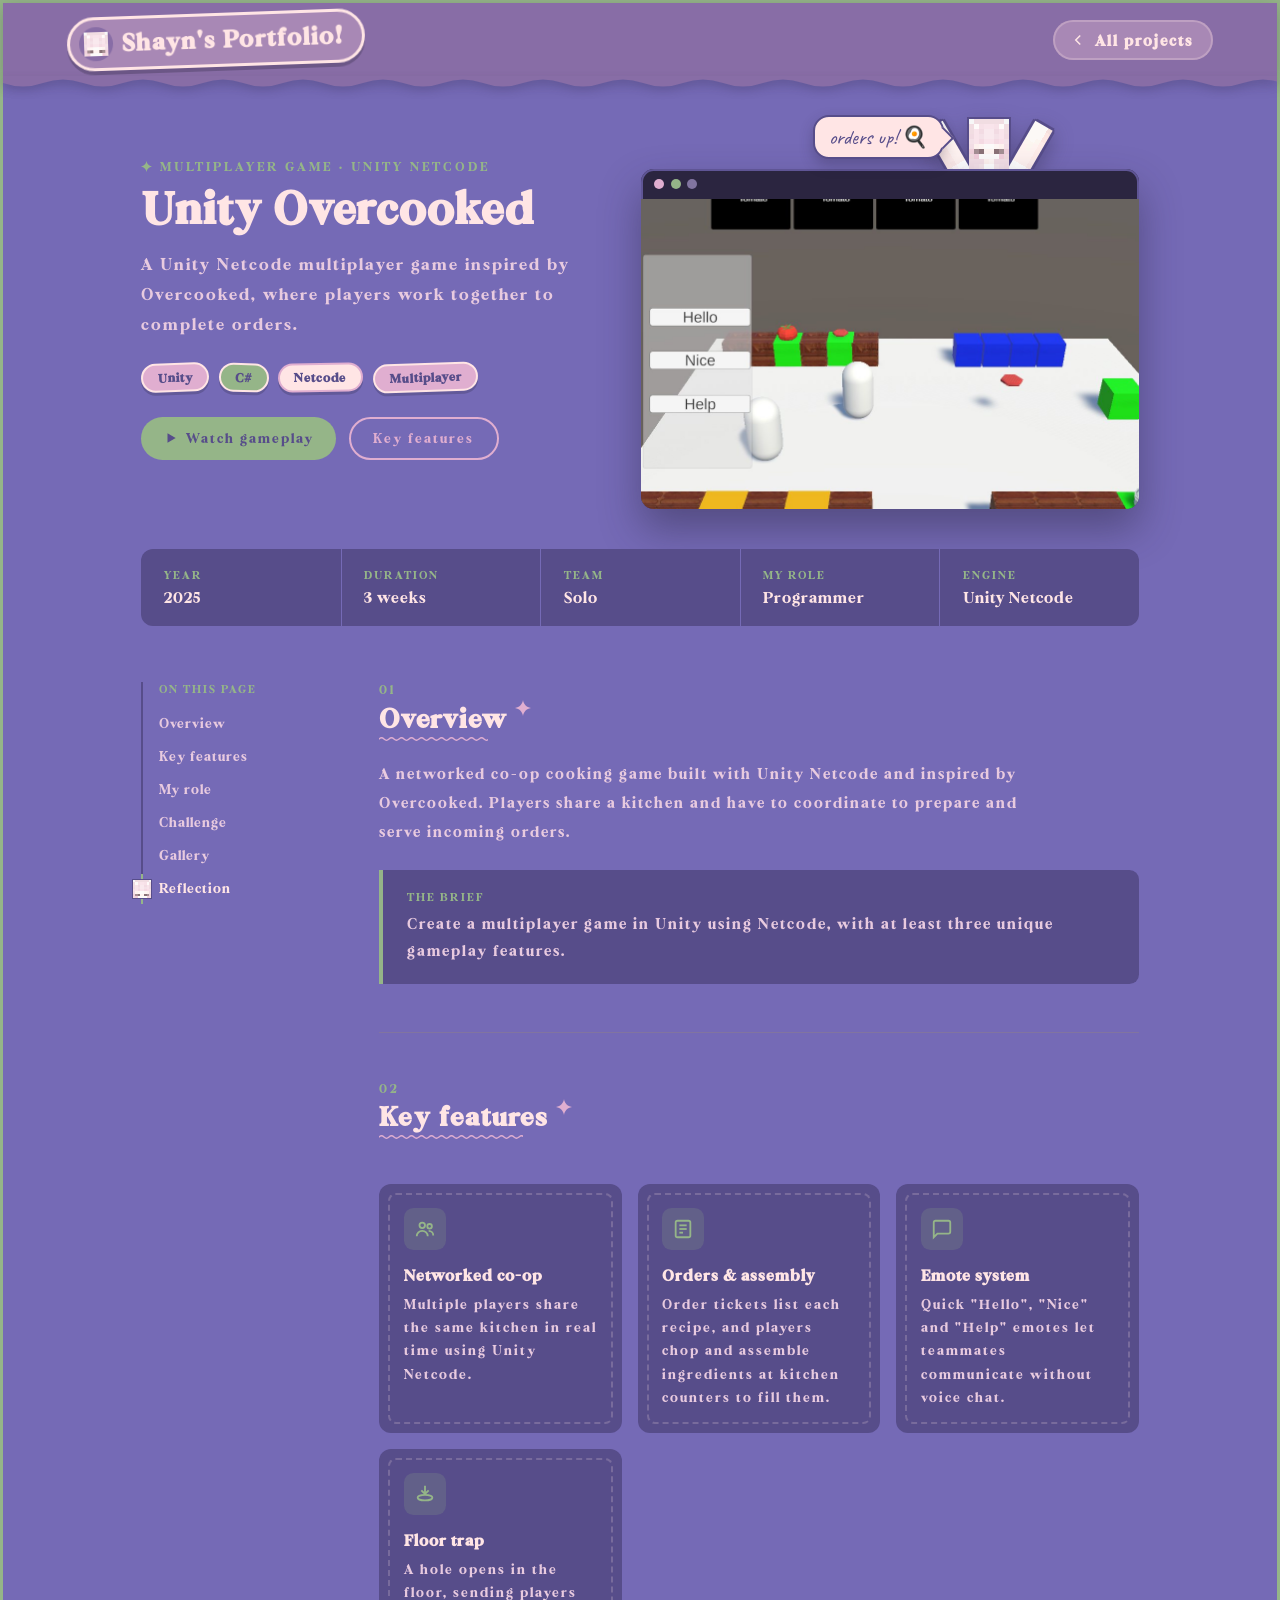
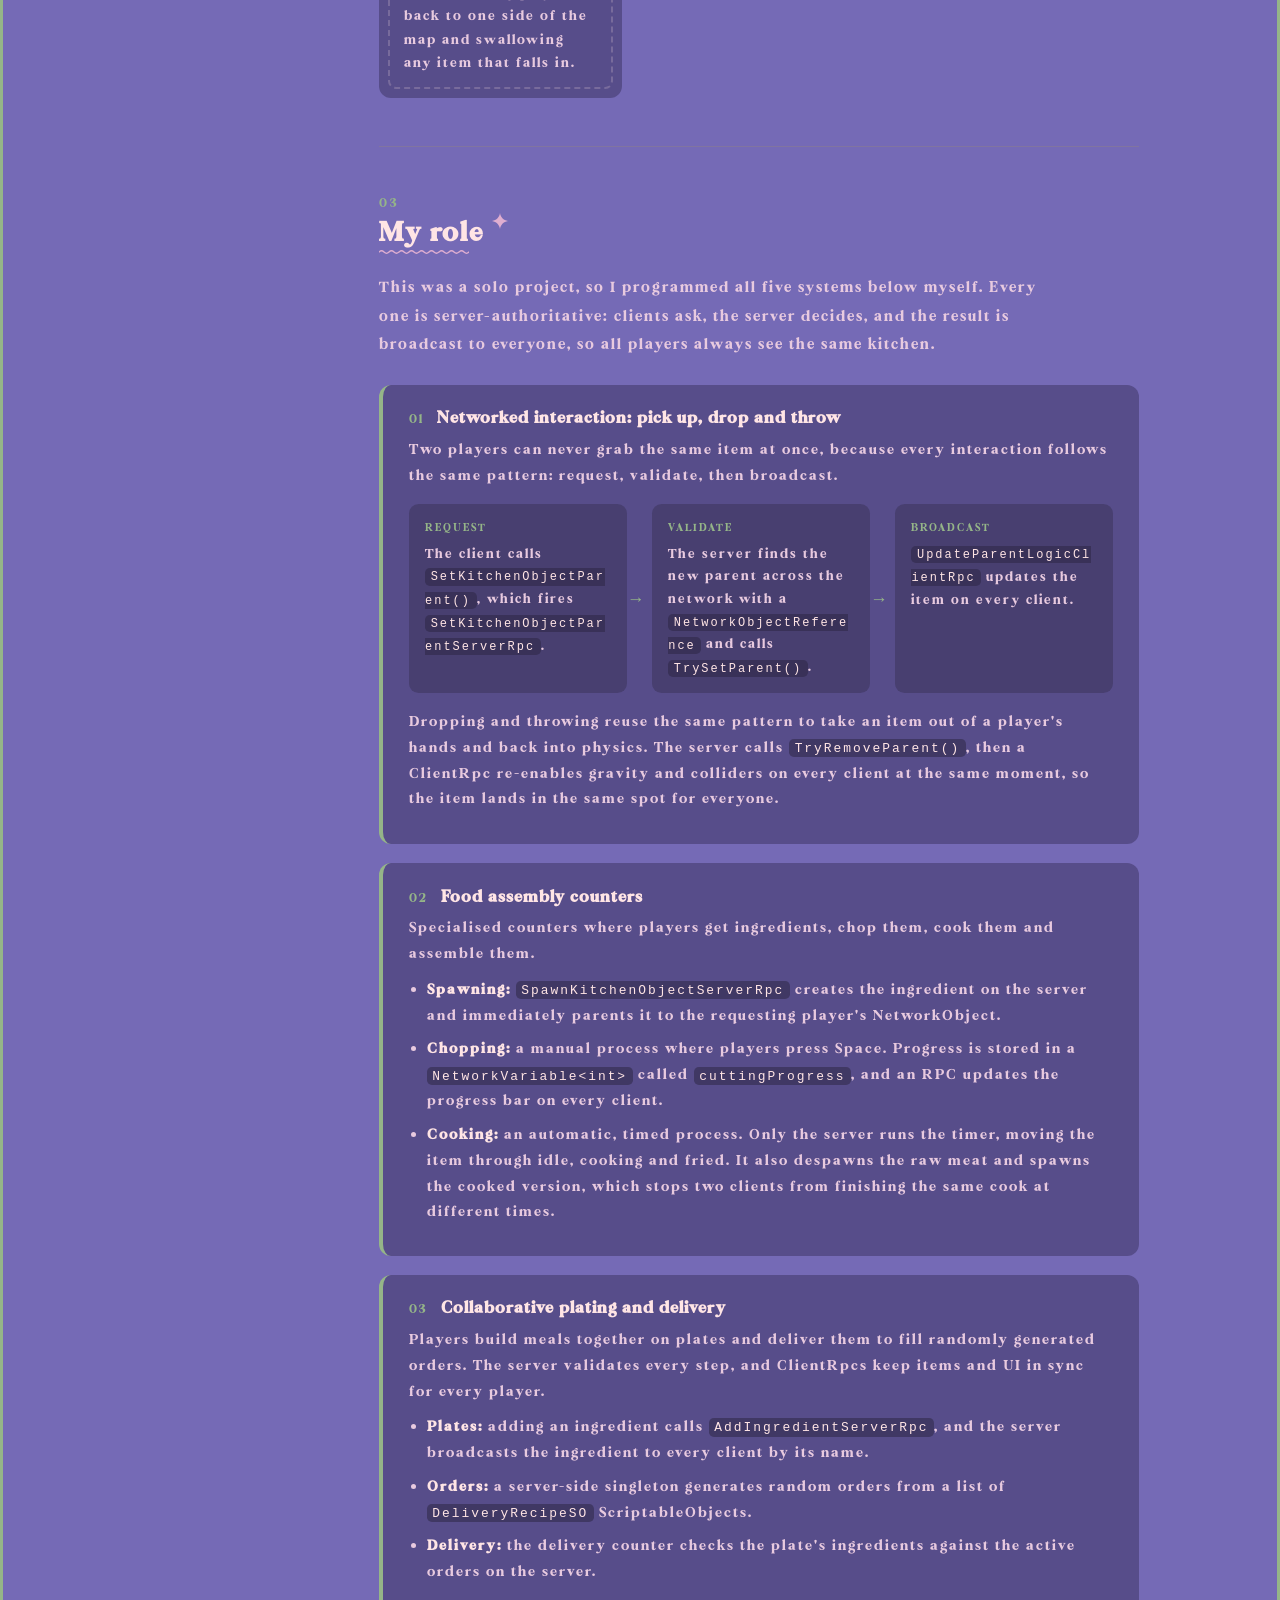
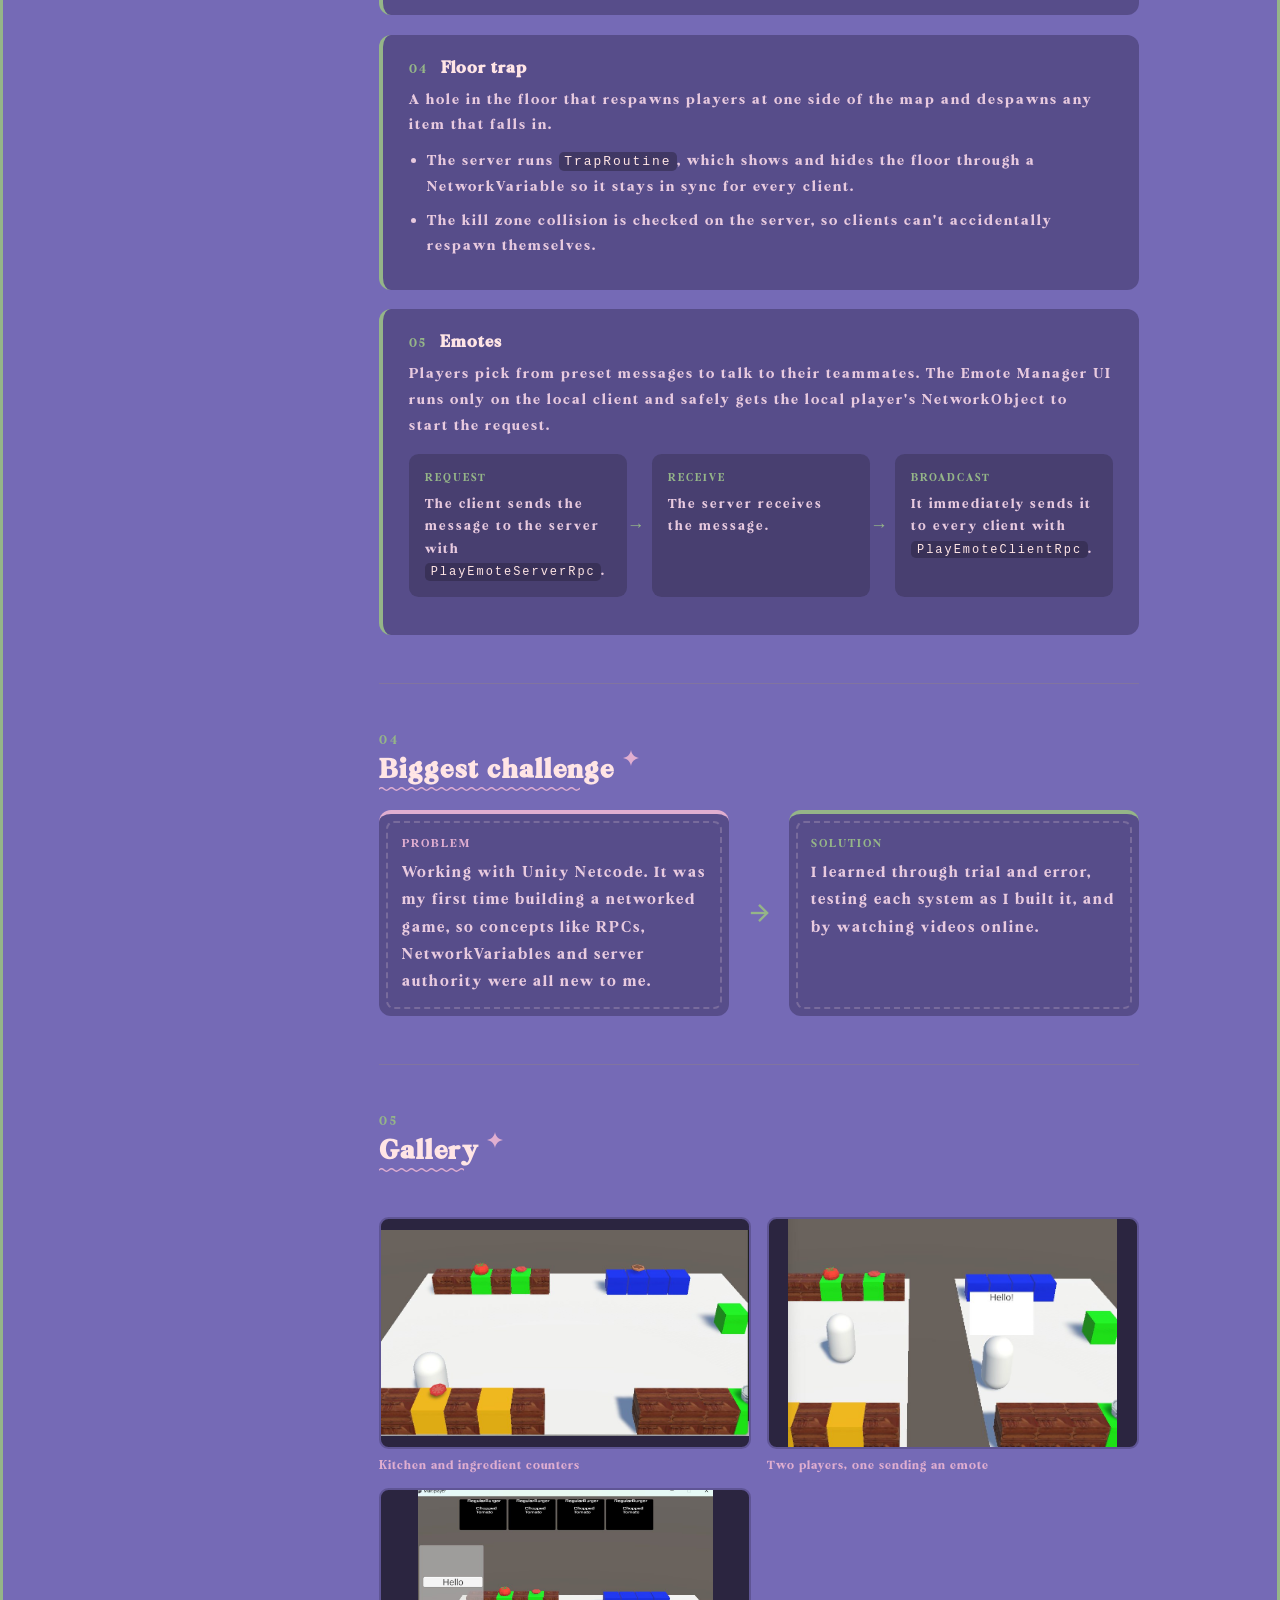
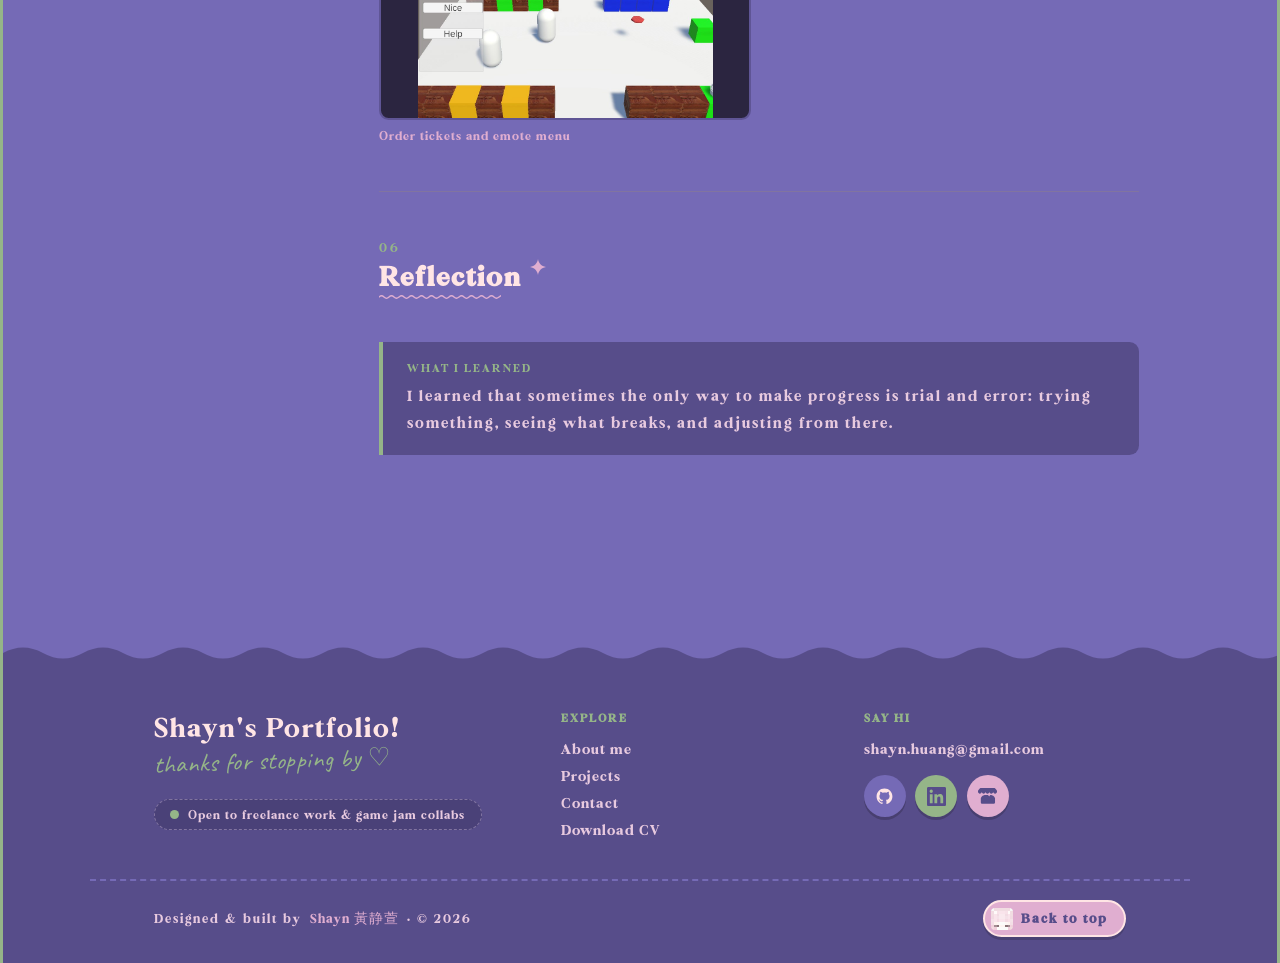
<file: project-overcooked.html>
<!DOCTYPE html>
<html lang="en">
    <head>
        <meta charset="UTF-8">
        <meta name="viewport" content="width=device-width, initial-scale=1.0">
        <title>Unity Overcooked — Shayn's Portfolio</title>
        <link href="css/style.css" type="text/css" rel="stylesheet">
        <link href="https://fonts.googleapis.com/css2?family=Caveat:wght@600&display=swap" rel="stylesheet">
        <link href="css/whimsy.css" type="text/css" rel="stylesheet">
    </head>
    <body class="whimsy">
        <div class="top-bar top-bar--project">
            <header>
                <a href="index.html" class="topbar-home"><h1>Shayn's Portfolio!</h1></a>
            </header>
            <a href="index.html#projects" class="topbar-back">
                <svg viewBox="0 0 24 24" fill="none" stroke="currentColor" stroke-width="2"><polyline points="15 18 9 12 15 6"/></svg>
                <span>All projects</span>
            </a>
        </div>

        <main class="proj-page cs-page">

            <!-- HERO -->
            <section class="cs-hero cs-hero--wide">
                <div class="cs-hero-text">
                    <span class="section-eyebrow">Multiplayer Game · Unity Netcode</span>
                    <h2 class="cs-title">Unity Overcooked</h2>
                    <p class="cs-tagline">A Unity Netcode multiplayer game inspired by Overcooked, where players work together to complete orders.</p>
                    <div class="proj-tags">
                        <span class="proj-tag">Unity</span>
                        <span class="proj-tag">C#</span>
                        <span class="proj-tag">Netcode</span>
                        <span class="proj-tag">Multiplayer</span>
                    </div>
                    <div class="cs-hero-actions">
                        <a href="https://youtu.be/ChOEQbdRXRI" target="_blank" rel="noopener noreferrer" class="cs-btn cs-btn--primary">
                            <svg viewBox="0 0 24 24" fill="currentColor"><polygon points="6 4 20 12 6 20 6 4"/></svg>
                            Watch gameplay
                        </a>
                        <a href="#features" class="cs-btn cs-btn--ghost">Key features</a>
                    </div>
                </div>
                <div class="cs-screen">
                    <div class="cs-screen-bar"><span></span><span></span><span></span></div>
                    <img src="Images/OC_Interact.jpg" alt="Unity Overcooked kitchen with order tickets and emote menu">
                </div>
            </section>

            <!-- AT A GLANCE -->
            <dl class="cs-glance">
                <div class="cs-glance-item">
                    <dt>Year</dt>
                    <dd>2025</dd>
                </div>
                <div class="cs-glance-item">
                    <dt>Duration</dt>
                    <dd>3 weeks</dd>
                </div>
                <div class="cs-glance-item">
                    <dt>Team</dt>
                    <dd>Solo</dd>
                </div>
                <div class="cs-glance-item">
                    <dt>My role</dt>
                    <dd>Programmer</dd>
                </div>
                <div class="cs-glance-item">
                    <dt>Engine</dt>
                    <dd>Unity Netcode</dd>
                </div>
            </dl>

            <div class="cs-layout">

                <nav class="cs-toc" aria-label="On this page">
                    <span class="cs-toc-label">On this page</span>
                    <a href="#overview">Overview</a>
                    <a href="#features">Key features</a>
                    <a href="#role">My role</a>
                    <a href="#challenge">Challenge</a>
                    <a href="#gallery">Gallery</a>
                    <a href="#reflection">Reflection</a>
                </nav>

                <div class="cs-content">

                    <section id="overview" class="cs-section">
                        <span class="cs-num">01</span>
                        <h3 class="cs-heading">Overview</h3>
                        <p>A networked co-op cooking game built with Unity Netcode and inspired by Overcooked. Players share a kitchen and have to coordinate to prepare and serve incoming orders.</p>
                        <div class="cs-callout">
                            <span class="cs-callout-label">The brief</span>
                            <p>Create a multiplayer game in Unity using Netcode, with at least three unique gameplay features.</p>
                        </div>
                    </section>

                    <section id="features" class="cs-section">
                        <span class="cs-num">02</span>
                        <h3 class="cs-heading">Key features</h3>
                        <div class="cs-contrib-grid">
                            <article class="cs-contrib">
                                <div class="cs-contrib-icon">
                                    <svg viewBox="0 0 24 24" fill="none" stroke="currentColor" stroke-width="2"><circle cx="9" cy="8" r="3"/><path d="M3 20c0-3.3 2.7-6 6-6s6 2.7 6 6"/><circle cx="17" cy="9" r="2.5"/><path d="M16 14c2.8 0 5 2.2 5 5"/></svg>
                                </div>
                                <h4>Networked co-op</h4>
                                <p>Multiple players share the same kitchen in real time using Unity Netcode.</p>
                            </article>
                            <article class="cs-contrib">
                                <div class="cs-contrib-icon">
                                    <svg viewBox="0 0 24 24" fill="none" stroke="currentColor" stroke-width="2"><rect x="4" y="3" width="16" height="18" rx="2"/><line x1="8" y1="8" x2="16" y2="8"/><line x1="8" y1="12" x2="16" y2="12"/><line x1="8" y1="16" x2="12" y2="16"/></svg>
                                </div>
                                <h4>Orders &amp; assembly</h4>
                                <p>Order tickets list each recipe, and players chop and assemble ingredients at kitchen counters to fill them.</p>
                            </article>
                            <article class="cs-contrib">
                                <div class="cs-contrib-icon">
                                    <svg viewBox="0 0 24 24" fill="none" stroke="currentColor" stroke-width="2"><path d="M21 15a2 2 0 0 1-2 2H7l-4 4V5a2 2 0 0 1 2-2h14a2 2 0 0 1 2 2z"/></svg>
                                </div>
                                <h4>Emote system</h4>
                                <p>Quick "Hello", "Nice" and "Help" emotes let teammates communicate without voice chat.</p>
                            </article>
                            <article class="cs-contrib">
                                <div class="cs-contrib-icon">
                                    <svg viewBox="0 0 24 24" fill="none" stroke="currentColor" stroke-width="2"><ellipse cx="12" cy="16" rx="8" ry="3"/><path d="M12 3v8"/><polyline points="8 8 12 12 16 8"/></svg>
                                </div>
                                <h4>Floor trap</h4>
                                <p>A hole opens in the floor, sending players back to one side of the map and swallowing any item that falls in.</p>
                            </article>
                        </div>
                    </section>

                    <section id="role" class="cs-section">
                        <span class="cs-num">03</span>
                        <h3 class="cs-heading">My role</h3>
                        <p>This was a solo project, so I programmed all five systems below myself. Every one is server-authoritative: clients ask, the server decides, and the result is broadcast to everyone, so all players always see the same kitchen.</p>
                        <div class="cs-systems">

                            <article class="cs-system">
                                <div class="cs-system-head"><span class="cs-system-num">01</span><h4>Networked interaction: pick up, drop and throw</h4></div>
                                <p>Two players can never grab the same item at once, because every interaction follows the same pattern: request, validate, then broadcast.</p>
                                <ol class="cs-flow">
                                    <li><span class="cs-flow-label">Request</span>The client calls <code>SetKitchenObjectParent()</code>, which fires <code>SetKitchenObjectParentServerRpc</code>.</li>
                                    <li><span class="cs-flow-label">Validate</span>The server finds the new parent across the network with a <code>NetworkObjectReference</code> and calls <code>TrySetParent()</code>.</li>
                                    <li><span class="cs-flow-label">Broadcast</span><code>UpdateParentLogicClientRpc</code> updates the item on every client.</li>
                                </ol>
                                <p>Dropping and throwing reuse the same pattern to take an item out of a player's hands and back into physics. The server calls <code>TryRemoveParent()</code>, then a ClientRpc re-enables gravity and colliders on every client at the same moment, so the item lands in the same spot for everyone.</p>
                            </article>

                            <article class="cs-system">
                                <div class="cs-system-head"><span class="cs-system-num">02</span><h4>Food assembly counters</h4></div>
                                <p>Specialised counters where players get ingredients, chop them, cook them and assemble them.</p>
                                <ul>
                                    <li><strong>Spawning:</strong> <code>SpawnKitchenObjectServerRpc</code> creates the ingredient on the server and immediately parents it to the requesting player's NetworkObject.</li>
                                    <li><strong>Chopping:</strong> a manual process where players press Space. Progress is stored in a <code>NetworkVariable&lt;int&gt;</code> called <code>cuttingProgress</code>, and an RPC updates the progress bar on every client.</li>
                                    <li><strong>Cooking:</strong> an automatic, timed process. Only the server runs the timer, moving the item through idle, cooking and fried. It also despawns the raw meat and spawns the cooked version, which stops two clients from finishing the same cook at different times.</li>
                                </ul>
                            </article>

                            <article class="cs-system">
                                <div class="cs-system-head"><span class="cs-system-num">03</span><h4>Collaborative plating and delivery</h4></div>
                                <p>Players build meals together on plates and deliver them to fill randomly generated orders. The server validates every step, and ClientRpcs keep items and UI in sync for every player.</p>
                                <ul>
                                    <li><strong>Plates:</strong> adding an ingredient calls <code>AddIngredientServerRpc</code>, and the server broadcasts the ingredient to every client by its name.</li>
                                    <li><strong>Orders:</strong> a server-side singleton generates random orders from a list of <code>DeliveryRecipeSO</code> ScriptableObjects.</li>
                                    <li><strong>Delivery:</strong> the delivery counter checks the plate's ingredients against the active orders on the server.</li>
                                </ul>
                            </article>

                            <article class="cs-system">
                                <div class="cs-system-head"><span class="cs-system-num">04</span><h4>Floor trap</h4></div>
                                <p>A hole in the floor that respawns players at one side of the map and despawns any item that falls in.</p>
                                <ul>
                                    <li>The server runs <code>TrapRoutine</code>, which shows and hides the floor through a NetworkVariable so it stays in sync for every client.</li>
                                    <li>The kill zone collision is checked on the server, so clients can't accidentally respawn themselves.</li>
                                </ul>
                            </article>

                            <article class="cs-system">
                                <div class="cs-system-head"><span class="cs-system-num">05</span><h4>Emotes</h4></div>
                                <p>Players pick from preset messages to talk to their teammates. The Emote Manager UI runs only on the local client and safely gets the local player's NetworkObject to start the request.</p>
                                <ol class="cs-flow">
                                    <li><span class="cs-flow-label">Request</span>The client sends the message to the server with <code>PlayEmoteServerRpc</code>.</li>
                                    <li><span class="cs-flow-label">Receive</span>The server receives the message.</li>
                                    <li><span class="cs-flow-label">Broadcast</span>It immediately sends it to every client with <code>PlayEmoteClientRpc</code>.</li>
                                </ol>
                            </article>

                        </div>
                    </section>

                    <section id="challenge" class="cs-section">
                        <span class="cs-num">04</span>
                        <h3 class="cs-heading">Biggest challenge</h3>
                        <div class="cs-problem">
                            <div class="cs-problem-card">
                                <span class="cs-problem-label">Problem</span>
                                <p>Working with Unity Netcode. It was my first time building a networked game, so concepts like RPCs, NetworkVariables and server authority were all new to me.</p>
                            </div>
                            <div class="cs-problem-arrow" aria-hidden="true">
                                <svg viewBox="0 0 24 24" fill="none" stroke="currentColor" stroke-width="2"><line x1="5" y1="12" x2="19" y2="12"/><polyline points="12 5 19 12 12 19"/></svg>
                            </div>
                            <div class="cs-problem-card cs-problem-card--solution">
                                <span class="cs-problem-label">Solution</span>
                                <p>I learned through trial and error, testing each system as I built it, and by watching videos online.</p>
                            </div>
                        </div>
                    </section>

                    <section id="gallery" class="cs-section">
                        <span class="cs-num">05</span>
                        <h3 class="cs-heading">Gallery</h3>
                        <div class="cs-gallery cs-gallery--wide">
                            <figure class="cs-figure">
                                <img src="Images/OC_Assembly.jpg" alt="Kitchen counters with ingredients">
                                <figcaption>Kitchen and ingredient counters</figcaption>
                            </figure>
                            <figure class="cs-figure">
                                <img src="Images/OC_Emote.jpg" alt="Two players, one sending a Hello emote">
                                <figcaption>Two players, one sending an emote</figcaption>
                            </figure>
                            <figure class="cs-figure">
                                <img src="Images/OC_Interact.jpg" alt="Order tickets and emote menu">
                                <figcaption>Order tickets and emote menu</figcaption>
                            </figure>
                        </div>
                    </section>

                    <section id="reflection" class="cs-section">
                        <span class="cs-num">06</span>
                        <h3 class="cs-heading">Reflection</h3>
                        <div class="cs-callout">
                            <span class="cs-callout-label">What I learned</span>
                            <p>I learned that sometimes the only way to make progress is trial and error: trying something, seeing what breaks, and adjusting from there.</p>
                        </div>
                    </section>

                </div>
            </div>

        </main>
        <footer class="site-footer">
            <div class="footer-inner">
                <div class="footer-brand">
                    <a href="index.html" class="footer-logo">Shayn's Portfolio!</a>
                    <p class="footer-note">thanks for stopping by ♡</p>
                    <a href="index.html#contact" class="footer-status">
                        <span class="hero-status-dot" aria-hidden="true"></span>
                        Open to freelance work &amp; game jam collabs
                    </a>
                </div>
                <nav class="footer-col" aria-label="Footer">
                    <h3 class="footer-heading">Explore</h3>
                    <a href="index.html#about">About me</a>
                    <a href="index.html#projects">Projects</a>
                    <a href="index.html#contact">Contact</a>
                    <a href="Shayn_Huang_CV.pdf" download>Download CV</a>
                </nav>
                <div class="footer-col">
                    <h3 class="footer-heading">Say hi</h3>
                    <a href="mailto:shayn.huang@gmail.com">shayn.huang@gmail.com</a>
                    <div class="footer-socials">
                        <a href="https://github.com/loon4rtic" target="_blank" rel="noopener noreferrer" aria-label="GitHub">
                            <svg viewBox="0 0 24 24" fill="currentColor"><path d="M12 2C6.477 2 2 6.477 2 12c0 4.42 2.865 8.17 6.839 9.49.5.092.682-.217.682-.482 0-.237-.008-.866-.013-1.7-2.782.603-3.369-1.342-3.369-1.342-.454-1.155-1.11-1.463-1.11-1.463-.908-.62.069-.608.069-.608 1.003.07 1.531 1.03 1.531 1.03.892 1.529 2.341 1.087 2.91.832.092-.647.35-1.088.636-1.338-2.22-.253-4.555-1.11-4.555-4.943 0-1.091.39-1.984 1.029-2.683-.103-.253-.446-1.27.098-2.647 0 0 .84-.269 2.75 1.025A9.578 9.578 0 0 1 12 6.836c.85.004 1.705.115 2.504.337 1.909-1.294 2.747-1.025 2.747-1.025.546 1.377.203 2.394.1 2.647.64.699 1.028 1.592 1.028 2.683 0 3.842-2.339 4.687-4.566 4.935.359.309.678.919.678 1.852 0 1.336-.012 2.415-.012 2.741 0 .267.18.578.688.48C19.138 20.167 22 16.418 22 12c0-5.523-4.477-10-10-10z"/></svg>
                        </a>
                        <a href="https://www.linkedin.com/in/shayn-huang-b044453a5/" target="_blank" rel="noopener noreferrer" aria-label="LinkedIn">
                            <svg viewBox="0 0 24 24" fill="currentColor"><path d="M20.447 20.452h-3.554v-5.569c0-1.328-.027-3.037-1.852-3.037-1.853 0-2.136 1.445-2.136 2.939v5.667H9.351V9h3.414v1.561h.046c.477-.9 1.637-1.85 3.37-1.85 3.601 0 4.267 2.37 4.267 5.455v6.286zM5.337 7.433a2.062 2.062 0 0 1-2.063-2.065 2.064 2.064 0 1 1 2.063 2.065zm1.782 13.019H3.555V9h3.564v11.452zM22.225 0H1.771C.792 0 0 .774 0 1.729v20.542C0 23.227.792 24 1.771 24h20.451C23.2 24 24 23.227 24 22.271V1.729C24 .774 23.2 0 22.222 0h.003z"/></svg>
                        </a>
                        <a href="https://loon4rtic.itch.io" target="_blank" rel="noopener noreferrer" aria-label="itch.io">
                            <svg viewBox="0 0 24 24" fill="currentColor"><path d="M3.13 1.338C2.08 1.96.02 4.328 0 4.95v1.03c0 1.303 1.22 2.45 2.325 2.45 1.33 0 2.436-1.102 2.436-2.41 0 1.308 1.07 2.41 2.4 2.41 1.328 0 2.362-1.102 2.362-2.41 0 1.308 1.104 2.41 2.434 2.41h.032c1.33 0 2.434-1.102 2.434-2.41 0 1.308 1.035 2.41 2.364 2.41 1.328 0 2.4-1.102 2.4-2.41 0 1.308 1.105 2.41 2.435 2.41C22.78 8.43 24 7.282 24 5.98V4.95c-.02-.622-2.08-2.99-3.13-3.612C19.948 1.338 4.052 1.338 3.13 1.338zM8.5 10.258c-.282 0-.542.025-.79.073-.006.006-.012.006-.018.006-1.443.27-2.457 1.116-3.11 1.965-.654.85-1.018 1.762-1.018 1.762v5.48c0 .54.482 1.458 1.024 1.458h15.822c.543 0 1.09-.917 1.09-1.457v-5.48s-.364-.913-1.018-1.762c-.654-.85-1.665-1.697-3.11-1.965-.006 0-.012 0-.018-.006-.248-.048-.508-.073-.79-.073h-.022c-.013 0-.025 0-.038.003-.607.016-1.13.21-1.553.524-.41.308-.703.72-.866 1.19-.163-.47-.456-.882-.866-1.19-.423-.314-.946-.508-1.553-.524-.013-.003-.025-.003-.038-.003H8.5zm0 0"/></svg>
                        </a>
                    </div>
                </div>
            </div>
            <div class="footer-bottom">
                <p>Designed &amp; built by <span class="designer">Shayn &#40643;&#38745;&#33841;</span> <span class="footer-year">· © 2026</span></p>
                <a href="#" class="footer-top">
                    <img src="Images/mascot/head.png" alt="">
                    Back to top
                </a>
            </div>
        </footer>
        <script src="lightbox.js"></script>
        <script src="project.js"></script>
        <script src="whimsy.js"></script>
    </body>
</html>
</file>
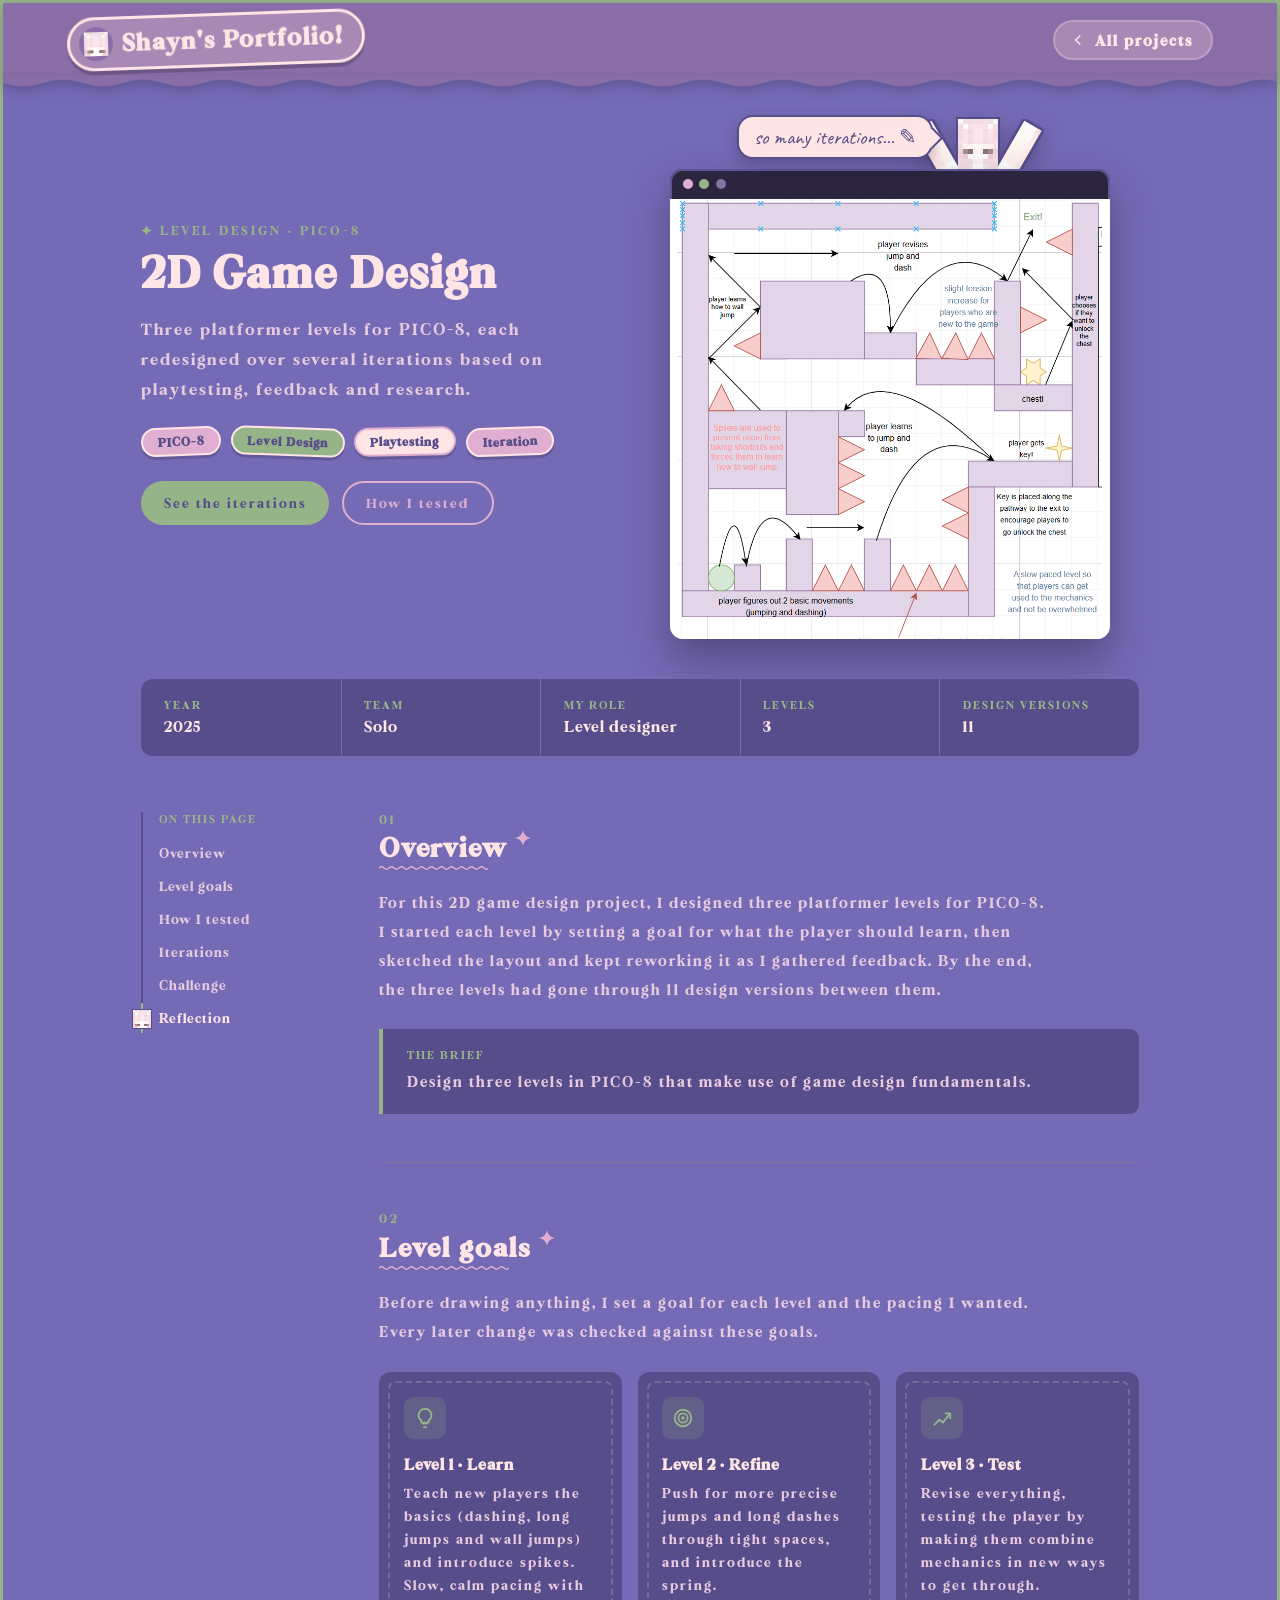
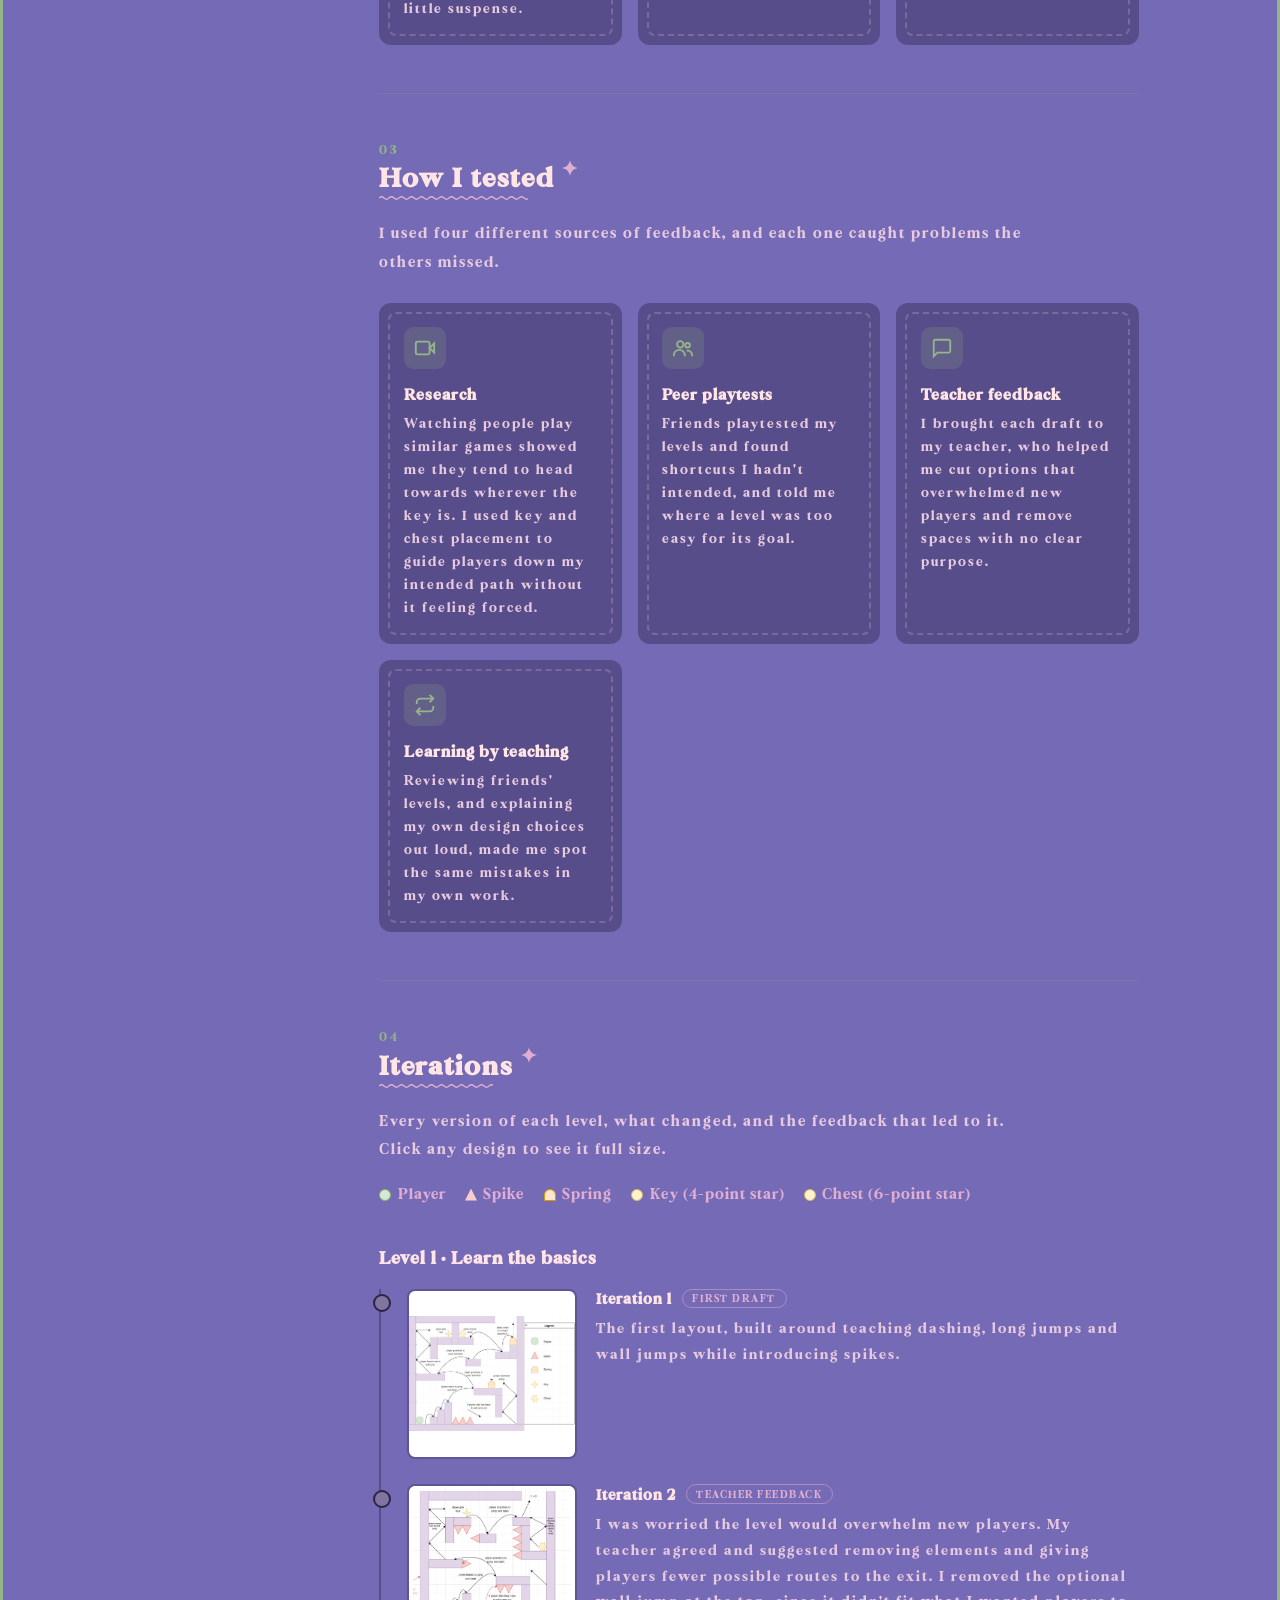
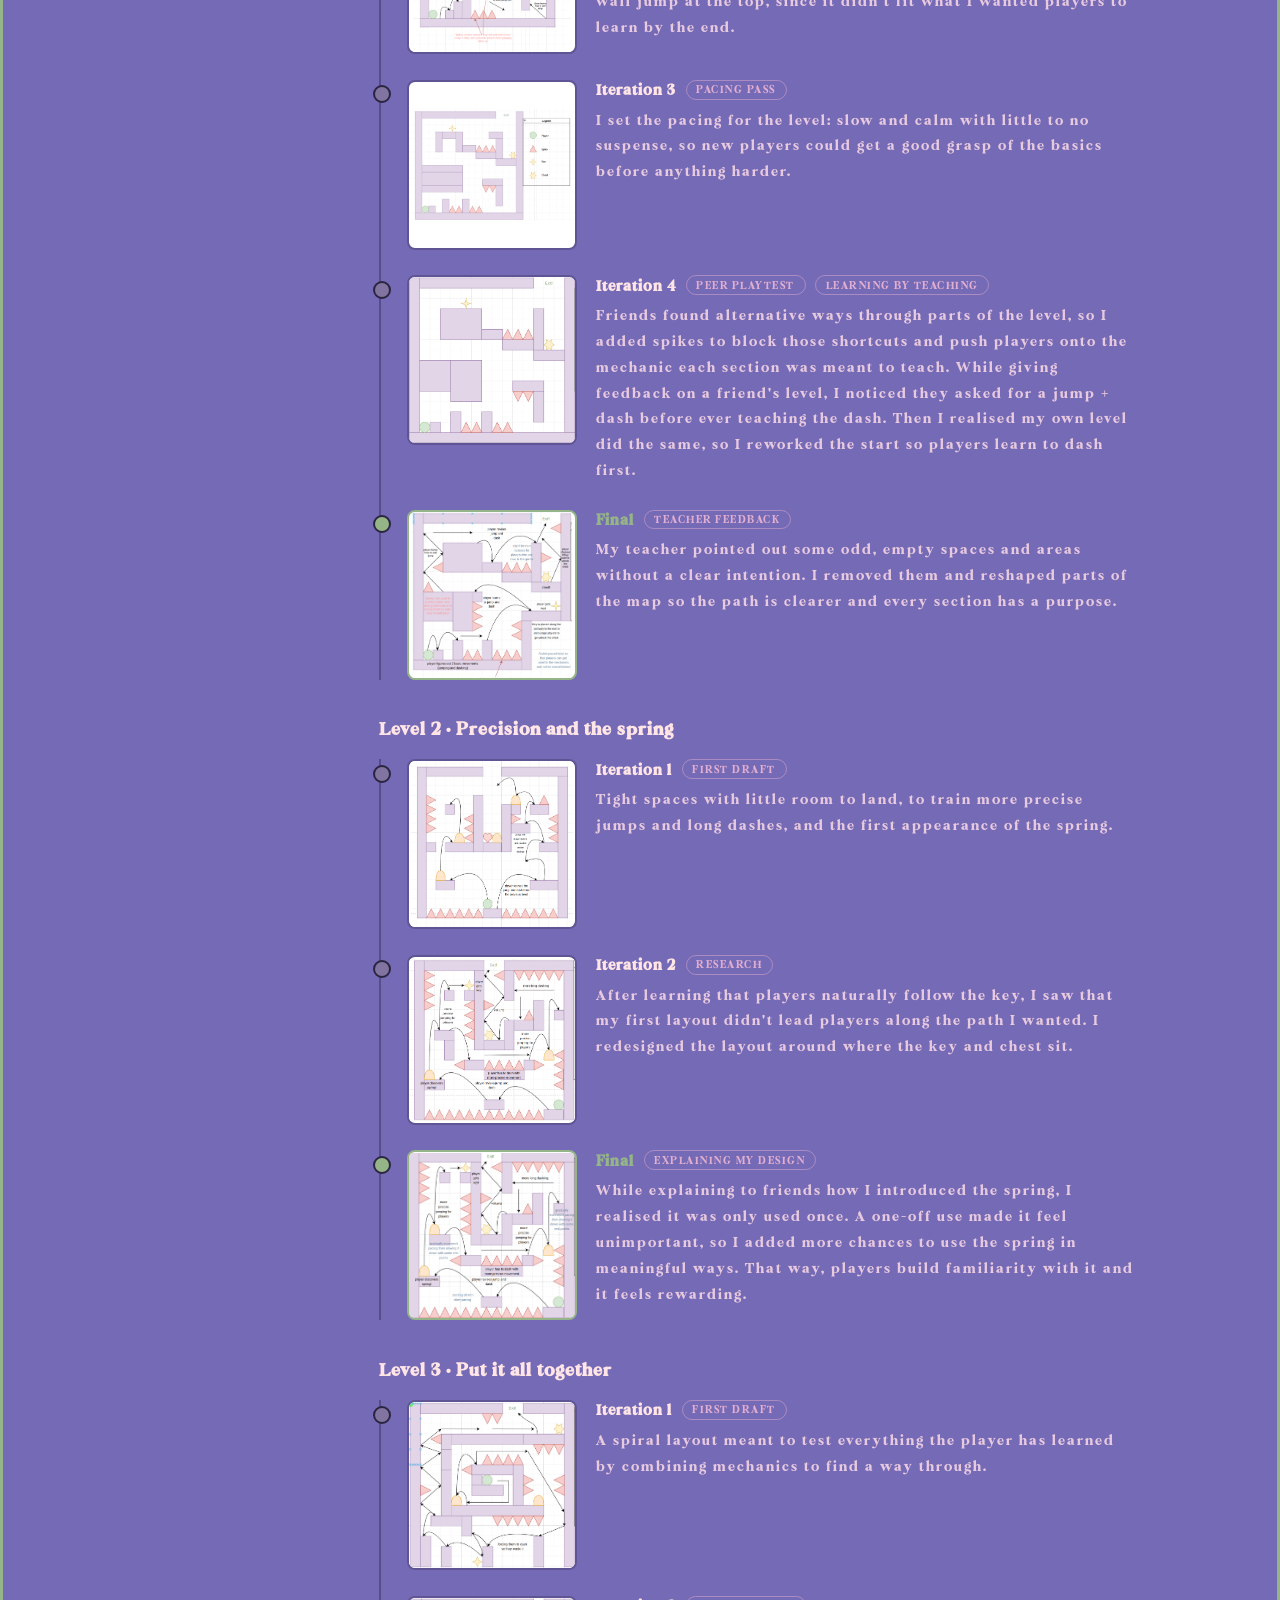
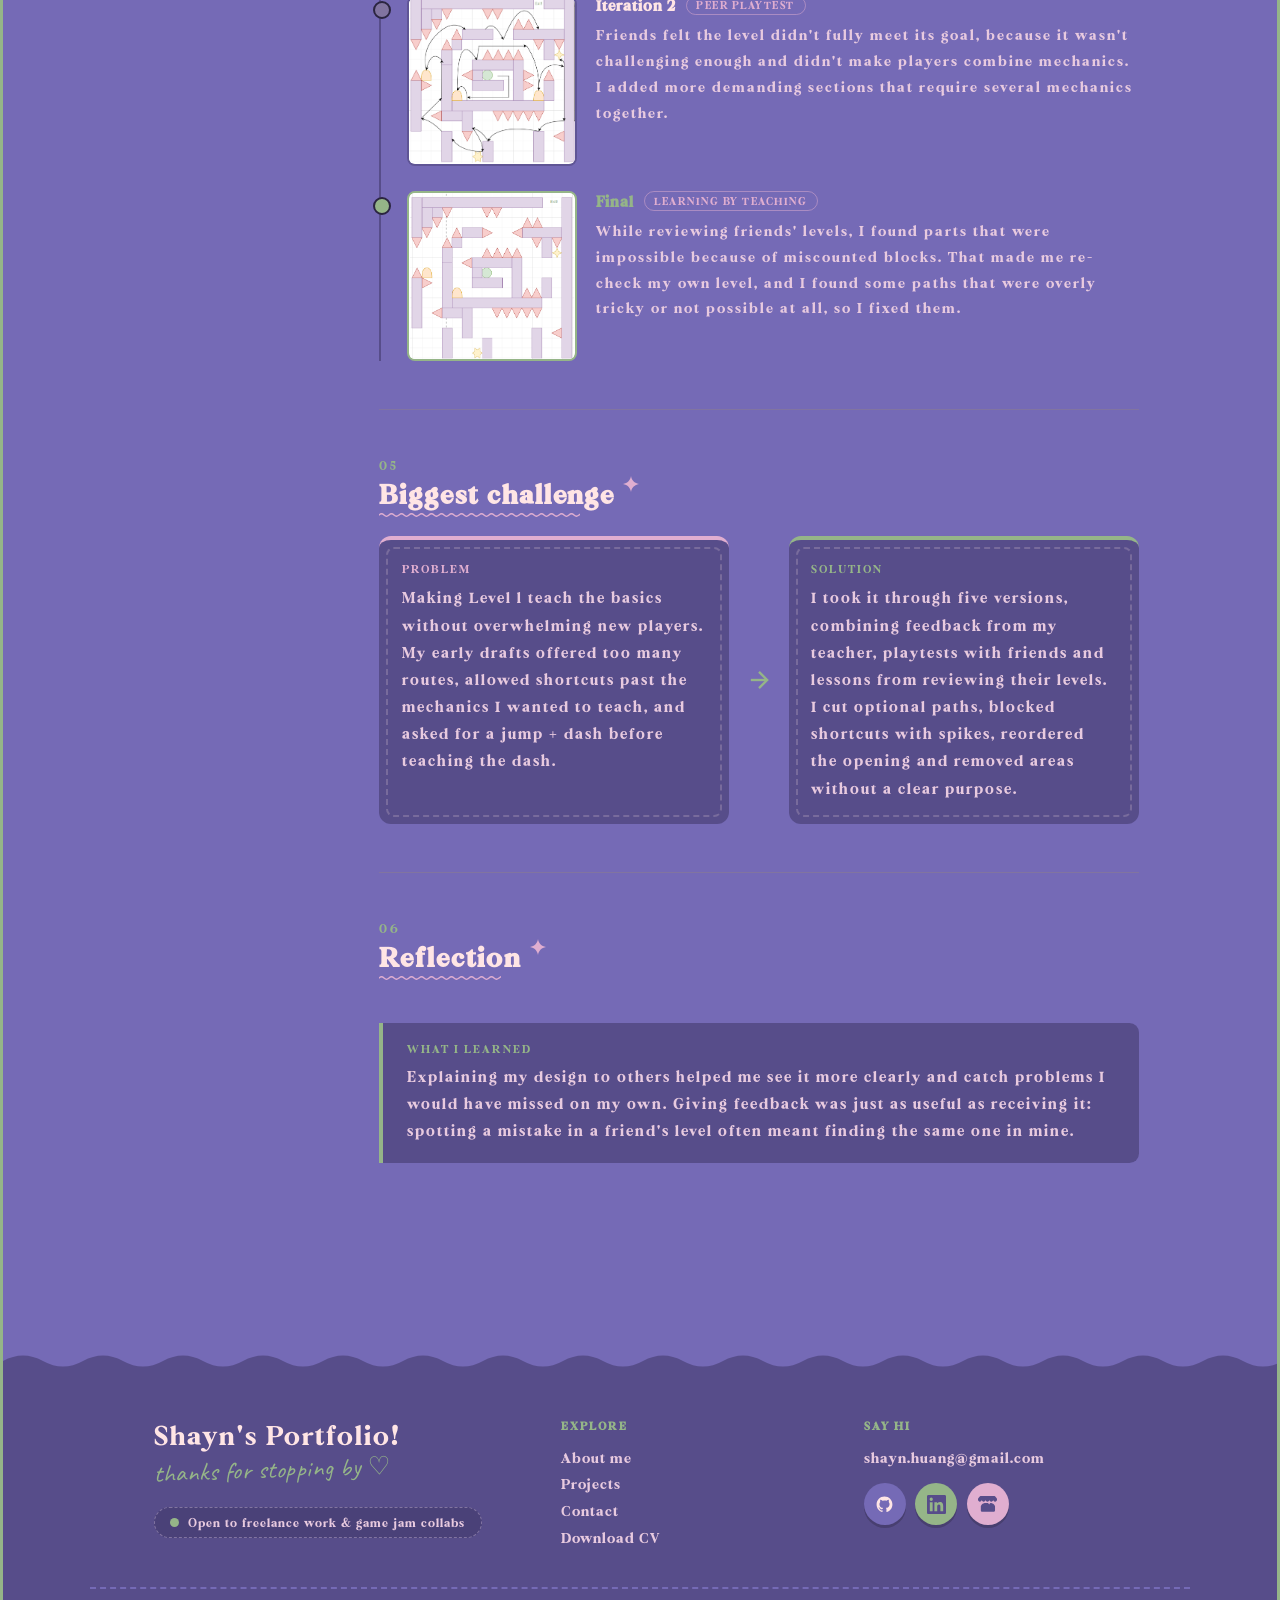
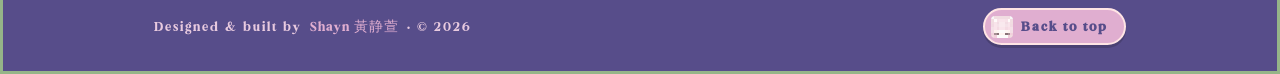
<file: project-pico8.html>
<!DOCTYPE html>
<html lang="en">
    <head>
        <meta charset="UTF-8">
        <meta name="viewport" content="width=device-width, initial-scale=1.0">
        <title>2D Game Design — Shayn's Portfolio</title>
        <link href="css/style.css" type="text/css" rel="stylesheet">
        <link href="https://fonts.googleapis.com/css2?family=Caveat:wght@600&display=swap" rel="stylesheet">
        <link href="css/whimsy.css" type="text/css" rel="stylesheet">
    </head>
    <body class="whimsy">
        <div class="top-bar top-bar--project">
            <header>
                <a href="index.html" class="topbar-home"><h1>Shayn's Portfolio!</h1></a>
            </header>
            <a href="index.html#projects" class="topbar-back">
                <svg viewBox="0 0 24 24" fill="none" stroke="currentColor" stroke-width="2"><polyline points="15 18 9 12 15 6"/></svg>
                <span>All projects</span>
            </a>
        </div>

        <main class="proj-page cs-page">

            <!-- HERO -->
            <section class="cs-hero cs-hero--wide">
                <div class="cs-hero-text">
                    <span class="section-eyebrow">Level Design · PICO-8</span>
                    <h2 class="cs-title">2D Game Design</h2>
                    <p class="cs-tagline">Three platformer levels for PICO-8, each redesigned over several iterations based on playtesting, feedback and research.</p>
                    <div class="proj-tags">
                        <span class="proj-tag">PICO-8</span>
                        <span class="proj-tag">Level Design</span>
                        <span class="proj-tag">Playtesting</span>
                        <span class="proj-tag">Iteration</span>
                    </div>
                    <div class="cs-hero-actions">
                        <a href="#iterations" class="cs-btn cs-btn--primary">See the iterations</a>
                        <a href="#testing" class="cs-btn cs-btn--ghost">How I tested</a>
                    </div>
                </div>
                <div class="cs-screen cs-screen--diagram">
                    <div class="cs-screen-bar"><span></span><span></span><span></span></div>
                    <img src="Images/P8_L1_final.png" alt="Final annotated level design for Level 1">
                </div>
            </section>

            <!-- AT A GLANCE -->
            <dl class="cs-glance">
                <div class="cs-glance-item">
                    <dt>Year</dt>
                    <dd>2025</dd>
                </div>
                <div class="cs-glance-item">
                    <dt>Team</dt>
                    <dd>Solo</dd>
                </div>
                <div class="cs-glance-item">
                    <dt>My role</dt>
                    <dd>Level designer</dd>
                </div>
                <div class="cs-glance-item">
                    <dt>Levels</dt>
                    <dd>3</dd>
                </div>
                <div class="cs-glance-item">
                    <dt>Design versions</dt>
                    <dd>11</dd>
                </div>
            </dl>

            <div class="cs-layout">

                <nav class="cs-toc" aria-label="On this page">
                    <span class="cs-toc-label">On this page</span>
                    <a href="#overview">Overview</a>
                    <a href="#levels">Level goals</a>
                    <a href="#testing">How I tested</a>
                    <a href="#iterations">Iterations</a>
                    <a href="#challenge">Challenge</a>
                    <a href="#reflection">Reflection</a>
                </nav>

                <div class="cs-content">

                    <section id="overview" class="cs-section">
                        <span class="cs-num">01</span>
                        <h3 class="cs-heading">Overview</h3>
                        <p>For this 2D game design project, I designed three platformer levels for PICO-8. I started each level by setting a goal for what the player should learn, then sketched the layout and kept reworking it as I gathered feedback. By the end, the three levels had gone through 11 design versions between them.</p>
                        <div class="cs-callout">
                            <span class="cs-callout-label">The brief</span>
                            <p>Design three levels in PICO-8 that make use of game design fundamentals.</p>
                        </div>
                    </section>

                    <section id="levels" class="cs-section">
                        <span class="cs-num">02</span>
                        <h3 class="cs-heading">Level goals</h3>
                        <p>Before drawing anything, I set a goal for each level and the pacing I wanted. Every later change was checked against these goals.</p>
                        <div class="cs-contrib-grid">
                            <article class="cs-contrib">
                                <div class="cs-contrib-icon">
                                    <svg viewBox="0 0 24 24" fill="none" stroke="currentColor" stroke-width="2"><path d="M9 18h6"/><path d="M10 22h4"/><path d="M12 2a7 7 0 0 0-4 12.7V17h8v-2.3A7 7 0 0 0 12 2z"/></svg>
                                </div>
                                <h4>Level 1 · Learn</h4>
                                <p>Teach new players the basics (dashing, long jumps and wall jumps) and introduce spikes. Slow, calm pacing with little suspense.</p>
                            </article>
                            <article class="cs-contrib">
                                <div class="cs-contrib-icon">
                                    <svg viewBox="0 0 24 24" fill="none" stroke="currentColor" stroke-width="2"><circle cx="12" cy="12" r="9"/><circle cx="12" cy="12" r="5"/><circle cx="12" cy="12" r="1"/></svg>
                                </div>
                                <h4>Level 2 · Refine</h4>
                                <p>Push for more precise jumps and long dashes through tight spaces, and introduce the spring.</p>
                            </article>
                            <article class="cs-contrib">
                                <div class="cs-contrib-icon">
                                    <svg viewBox="0 0 24 24" fill="none" stroke="currentColor" stroke-width="2"><polyline points="3 20 9 14 13 17 21 7"/><polyline points="15 7 21 7 21 13"/></svg>
                                </div>
                                <h4>Level 3 · Test</h4>
                                <p>Revise everything, testing the player by making them combine mechanics in new ways to get through.</p>
                            </article>
                        </div>
                    </section>

                    <section id="testing" class="cs-section">
                        <span class="cs-num">03</span>
                        <h3 class="cs-heading">How I tested</h3>
                        <p>I used four different sources of feedback, and each one caught problems the others missed.</p>
                        <div class="cs-contrib-grid">
                            <article class="cs-contrib">
                                <div class="cs-contrib-icon">
                                    <svg viewBox="0 0 24 24" fill="none" stroke="currentColor" stroke-width="2"><rect x="2" y="5" width="15" height="14" rx="2"/><polygon points="22 7 17 12 22 17 22 7"/></svg>
                                </div>
                                <h4>Research</h4>
                                <p>Watching people play similar games showed me they tend to head towards wherever the key is. I used key and chest placement to guide players down my intended path without it feeling forced.</p>
                            </article>
                            <article class="cs-contrib">
                                <div class="cs-contrib-icon">
                                    <svg viewBox="0 0 24 24" fill="none" stroke="currentColor" stroke-width="2"><circle cx="9" cy="8" r="3.5"/><path d="M2 21v-1a6 6 0 0 1 12 0v1"/><circle cx="17" cy="9" r="2.5"/><path d="M16 15a5 5 0 0 1 6 5v1"/></svg>
                                </div>
                                <h4>Peer playtests</h4>
                                <p>Friends playtested my levels and found shortcuts I hadn't intended, and told me where a level was too easy for its goal.</p>
                            </article>
                            <article class="cs-contrib">
                                <div class="cs-contrib-icon">
                                    <svg viewBox="0 0 24 24" fill="none" stroke="currentColor" stroke-width="2"><path d="M21 15a2 2 0 0 1-2 2H7l-4 4V5a2 2 0 0 1 2-2h14a2 2 0 0 1 2 2z"/></svg>
                                </div>
                                <h4>Teacher feedback</h4>
                                <p>I brought each draft to my teacher, who helped me cut options that overwhelmed new players and remove spaces with no clear purpose.</p>
                            </article>
                            <article class="cs-contrib">
                                <div class="cs-contrib-icon">
                                    <svg viewBox="0 0 24 24" fill="none" stroke="currentColor" stroke-width="2"><polyline points="17 1 21 5 17 9"/><path d="M3 11V9a4 4 0 0 1 4-4h14"/><polyline points="7 23 3 19 7 15"/><path d="M21 13v2a4 4 0 0 1-4 4H3"/></svg>
                                </div>
                                <h4>Learning by teaching</h4>
                                <p>Reviewing friends' levels, and explaining my own design choices out loud, made me spot the same mistakes in my own work.</p>
                            </article>
                        </div>
                    </section>

                    <section id="iterations" class="cs-section">
                        <span class="cs-num">04</span>
                        <h3 class="cs-heading">Iterations</h3>
                        <p>Every version of each level, what changed, and the feedback that led to it. Click any design to see it full size.</p>
                        <p class="cs-iter-key">
                            <span><i class="key-dot key-dot--player"></i>Player</span>
                            <span><i class="key-dot key-dot--spike"></i>Spike</span>
                            <span><i class="key-dot key-dot--spring"></i>Spring</span>
                            <span><i class="key-dot key-dot--key"></i>Key (4-point star)</span>
                            <span><i class="key-dot key-dot--key"></i>Chest (6-point star)</span>
                        </p>

                        <div class="cs-iter-level">
                            <h4>Level 1 · Learn the basics</h4>
                            <ol class="cs-iter">
                                <li class="cs-iter-step">
                                    <img src="Images/P8_L1_v1.png" alt="Level 1, first iteration">
                                    <div>
                                        <div class="cs-iter-meta"><strong>Iteration 1</strong><span class="cs-iter-tag">First draft</span></div>
                                        <p>The first layout, built around teaching dashing, long jumps and wall jumps while introducing spikes.</p>
                                    </div>
                                </li>
                                <li class="cs-iter-step">
                                    <img src="Images/P8_L1_v2.png" alt="Level 1, second iteration">
                                    <div>
                                        <div class="cs-iter-meta"><strong>Iteration 2</strong><span class="cs-iter-tag">Teacher feedback</span></div>
                                        <p>I was worried the level would overwhelm new players. My teacher agreed and suggested removing elements and giving players fewer possible routes to the exit. I removed the optional wall jump at the top, since it didn't fit what I wanted players to learn by the end.</p>
                                    </div>
                                </li>
                                <li class="cs-iter-step">
                                    <img src="Images/P8_L1_v3.png" alt="Level 1, third iteration">
                                    <div>
                                        <div class="cs-iter-meta"><strong>Iteration 3</strong><span class="cs-iter-tag">Pacing pass</span></div>
                                        <p>I set the pacing for the level: slow and calm with little to no suspense, so new players could get a good grasp of the basics before anything harder.</p>
                                    </div>
                                </li>
                                <li class="cs-iter-step">
                                    <img src="Images/P8_L1_v4.png" alt="Level 1, fourth iteration">
                                    <div>
                                        <div class="cs-iter-meta"><strong>Iteration 4</strong><span class="cs-iter-tag">Peer playtest</span><span class="cs-iter-tag">Learning by teaching</span></div>
                                        <p>Friends found alternative ways through parts of the level, so I added spikes to block those shortcuts and push players onto the mechanic each section was meant to teach. While giving feedback on a friend's level, I noticed they asked for a jump + dash before ever teaching the dash. Then I realised my own level did the same, so I reworked the start so players learn to dash first.</p>
                                    </div>
                                </li>
                                <li class="cs-iter-step cs-iter-step--final">
                                    <img src="Images/P8_L1_final.png" alt="Level 1, final iteration">
                                    <div>
                                        <div class="cs-iter-meta"><strong>Final</strong><span class="cs-iter-tag">Teacher feedback</span></div>
                                        <p>My teacher pointed out some odd, empty spaces and areas without a clear intention. I removed them and reshaped parts of the map so the path is clearer and every section has a purpose.</p>
                                    </div>
                                </li>
                            </ol>
                        </div>

                        <div class="cs-iter-level">
                            <h4>Level 2 · Precision and the spring</h4>
                            <ol class="cs-iter">
                                <li class="cs-iter-step">
                                    <img src="Images/P8_L2_v1.png" alt="Level 2, first iteration">
                                    <div>
                                        <div class="cs-iter-meta"><strong>Iteration 1</strong><span class="cs-iter-tag">First draft</span></div>
                                        <p>Tight spaces with little room to land, to train more precise jumps and long dashes, and the first appearance of the spring.</p>
                                    </div>
                                </li>
                                <li class="cs-iter-step">
                                    <img src="Images/P8_L2_v2.png" alt="Level 2, second iteration">
                                    <div>
                                        <div class="cs-iter-meta"><strong>Iteration 2</strong><span class="cs-iter-tag">Research</span></div>
                                        <p>After learning that players naturally follow the key, I saw that my first layout didn't lead players along the path I wanted. I redesigned the layout around where the key and chest sit.</p>
                                    </div>
                                </li>
                                <li class="cs-iter-step cs-iter-step--final">
                                    <img src="Images/P8_L2_final.png" alt="Level 2, final iteration">
                                    <div>
                                        <div class="cs-iter-meta"><strong>Final</strong><span class="cs-iter-tag">Explaining my design</span></div>
                                        <p>While explaining to friends how I introduced the spring, I realised it was only used once. A one-off use made it feel unimportant, so I added more chances to use the spring in meaningful ways. That way, players build familiarity with it and it feels rewarding.</p>
                                    </div>
                                </li>
                            </ol>
                        </div>

                        <div class="cs-iter-level">
                            <h4>Level 3 · Put it all together</h4>
                            <ol class="cs-iter">
                                <li class="cs-iter-step">
                                    <img src="Images/P8_L3_v1.png" alt="Level 3, first iteration">
                                    <div>
                                        <div class="cs-iter-meta"><strong>Iteration 1</strong><span class="cs-iter-tag">First draft</span></div>
                                        <p>A spiral layout meant to test everything the player has learned by combining mechanics to find a way through.</p>
                                    </div>
                                </li>
                                <li class="cs-iter-step">
                                    <img src="Images/P8_L3_v2.png" alt="Level 3, second iteration">
                                    <div>
                                        <div class="cs-iter-meta"><strong>Iteration 2</strong><span class="cs-iter-tag">Peer playtest</span></div>
                                        <p>Friends felt the level didn't fully meet its goal, because it wasn't challenging enough and didn't make players combine mechanics. I added more demanding sections that require several mechanics together.</p>
                                    </div>
                                </li>
                                <li class="cs-iter-step cs-iter-step--final">
                                    <img src="Images/P8_L3_final.png" alt="Level 3, final iteration">
                                    <div>
                                        <div class="cs-iter-meta"><strong>Final</strong><span class="cs-iter-tag">Learning by teaching</span></div>
                                        <p>While reviewing friends' levels, I found parts that were impossible because of miscounted blocks. That made me re-check my own level, and I found some paths that were overly tricky or not possible at all, so I fixed them.</p>
                                    </div>
                                </li>
                            </ol>
                        </div>
                    </section>

                    <section id="challenge" class="cs-section">
                        <span class="cs-num">05</span>
                        <h3 class="cs-heading">Biggest challenge</h3>
                        <div class="cs-problem">
                            <div class="cs-problem-card">
                                <span class="cs-problem-label">Problem</span>
                                <p>Making Level 1 teach the basics without overwhelming new players. My early drafts offered too many routes, allowed shortcuts past the mechanics I wanted to teach, and asked for a jump + dash before teaching the dash.</p>
                            </div>
                            <div class="cs-problem-arrow" aria-hidden="true">
                                <svg viewBox="0 0 24 24" fill="none" stroke="currentColor" stroke-width="2"><line x1="5" y1="12" x2="19" y2="12"/><polyline points="12 5 19 12 12 19"/></svg>
                            </div>
                            <div class="cs-problem-card cs-problem-card--solution">
                                <span class="cs-problem-label">Solution</span>
                                <p>I took it through five versions, combining feedback from my teacher, playtests with friends and lessons from reviewing their levels. I cut optional paths, blocked shortcuts with spikes, reordered the opening and removed areas without a clear purpose.</p>
                            </div>
                        </div>
                    </section>

                    <section id="reflection" class="cs-section">
                        <span class="cs-num">06</span>
                        <h3 class="cs-heading">Reflection</h3>
                        <div class="cs-callout">
                            <span class="cs-callout-label">What I learned</span>
                            <p>Explaining my design to others helped me see it more clearly and catch problems I would have missed on my own. Giving feedback was just as useful as receiving it: spotting a mistake in a friend's level often meant finding the same one in mine.</p>
                        </div>
                    </section>

                </div>
            </div>

        </main>

        <footer class="site-footer">
            <div class="footer-inner">
                <div class="footer-brand">
                    <a href="index.html" class="footer-logo">Shayn's Portfolio!</a>
                    <p class="footer-note">thanks for stopping by ♡</p>
                    <a href="index.html#contact" class="footer-status">
                        <span class="hero-status-dot" aria-hidden="true"></span>
                        Open to freelance work &amp; game jam collabs
                    </a>
                </div>
                <nav class="footer-col" aria-label="Footer">
                    <h3 class="footer-heading">Explore</h3>
                    <a href="index.html#about">About me</a>
                    <a href="index.html#projects">Projects</a>
                    <a href="index.html#contact">Contact</a>
                    <a href="Shayn_Huang_CV.pdf" download>Download CV</a>
                </nav>
                <div class="footer-col">
                    <h3 class="footer-heading">Say hi</h3>
                    <a href="mailto:shayn.huang@gmail.com">shayn.huang@gmail.com</a>
                    <div class="footer-socials">
                        <a href="https://github.com/loon4rtic" target="_blank" rel="noopener noreferrer" aria-label="GitHub">
                            <svg viewBox="0 0 24 24" fill="currentColor"><path d="M12 2C6.477 2 2 6.477 2 12c0 4.42 2.865 8.17 6.839 9.49.5.092.682-.217.682-.482 0-.237-.008-.866-.013-1.7-2.782.603-3.369-1.342-3.369-1.342-.454-1.155-1.11-1.463-1.11-1.463-.908-.62.069-.608.069-.608 1.003.07 1.531 1.03 1.531 1.03.892 1.529 2.341 1.087 2.91.832.092-.647.35-1.088.636-1.338-2.22-.253-4.555-1.11-4.555-4.943 0-1.091.39-1.984 1.029-2.683-.103-.253-.446-1.27.098-2.647 0 0 .84-.269 2.75 1.025A9.578 9.578 0 0 1 12 6.836c.85.004 1.705.115 2.504.337 1.909-1.294 2.747-1.025 2.747-1.025.546 1.377.203 2.394.1 2.647.64.699 1.028 1.592 1.028 2.683 0 3.842-2.339 4.687-4.566 4.935.359.309.678.919.678 1.852 0 1.336-.012 2.415-.012 2.741 0 .267.18.578.688.48C19.138 20.167 22 16.418 22 12c0-5.523-4.477-10-10-10z"/></svg>
                        </a>
                        <a href="https://www.linkedin.com/in/shayn-huang-b044453a5/" target="_blank" rel="noopener noreferrer" aria-label="LinkedIn">
                            <svg viewBox="0 0 24 24" fill="currentColor"><path d="M20.447 20.452h-3.554v-5.569c0-1.328-.027-3.037-1.852-3.037-1.853 0-2.136 1.445-2.136 2.939v5.667H9.351V9h3.414v1.561h.046c.477-.9 1.637-1.85 3.37-1.85 3.601 0 4.267 2.37 4.267 5.455v6.286zM5.337 7.433a2.062 2.062 0 0 1-2.063-2.065 2.064 2.064 0 1 1 2.063 2.065zm1.782 13.019H3.555V9h3.564v11.452zM22.225 0H1.771C.792 0 0 .774 0 1.729v20.542C0 23.227.792 24 1.771 24h20.451C23.2 24 24 23.227 24 22.271V1.729C24 .774 23.2 0 22.222 0h.003z"/></svg>
                        </a>
                        <a href="https://loon4rtic.itch.io" target="_blank" rel="noopener noreferrer" aria-label="itch.io">
                            <svg viewBox="0 0 24 24" fill="currentColor"><path d="M3.13 1.338C2.08 1.96.02 4.328 0 4.95v1.03c0 1.303 1.22 2.45 2.325 2.45 1.33 0 2.436-1.102 2.436-2.41 0 1.308 1.07 2.41 2.4 2.41 1.328 0 2.362-1.102 2.362-2.41 0 1.308 1.104 2.41 2.434 2.41h.032c1.33 0 2.434-1.102 2.434-2.41 0 1.308 1.035 2.41 2.364 2.41 1.328 0 2.4-1.102 2.4-2.41 0 1.308 1.105 2.41 2.435 2.41C22.78 8.43 24 7.282 24 5.98V4.95c-.02-.622-2.08-2.99-3.13-3.612C19.948 1.338 4.052 1.338 3.13 1.338zM8.5 10.258c-.282 0-.542.025-.79.073-.006.006-.012.006-.018.006-1.443.27-2.457 1.116-3.11 1.965-.654.85-1.018 1.762-1.018 1.762v5.48c0 .54.482 1.458 1.024 1.458h15.822c.543 0 1.09-.917 1.09-1.457v-5.48s-.364-.913-1.018-1.762c-.654-.85-1.665-1.697-3.11-1.965-.006 0-.012 0-.018-.006-.248-.048-.508-.073-.79-.073h-.022c-.013 0-.025 0-.038.003-.607.016-1.13.21-1.553.524-.41.308-.703.72-.866 1.19-.163-.47-.456-.882-.866-1.19-.423-.314-.946-.508-1.553-.524-.013-.003-.025-.003-.038-.003H8.5zm0 0"/></svg>
                        </a>
                    </div>
                </div>
            </div>
            <div class="footer-bottom">
                <p>Designed &amp; built by <span class="designer">Shayn &#40643;&#38745;&#33841;</span> <span class="footer-year">· © 2026</span></p>
                <a href="#" class="footer-top">
                    <img src="Images/mascot/head.png" alt="">
                    Back to top
                </a>
            </div>
        </footer>
        <script src="lightbox.js"></script>
        <script src="project.js"></script>
        <script src="whimsy.js"></script>
    </body>
</html>
</file>
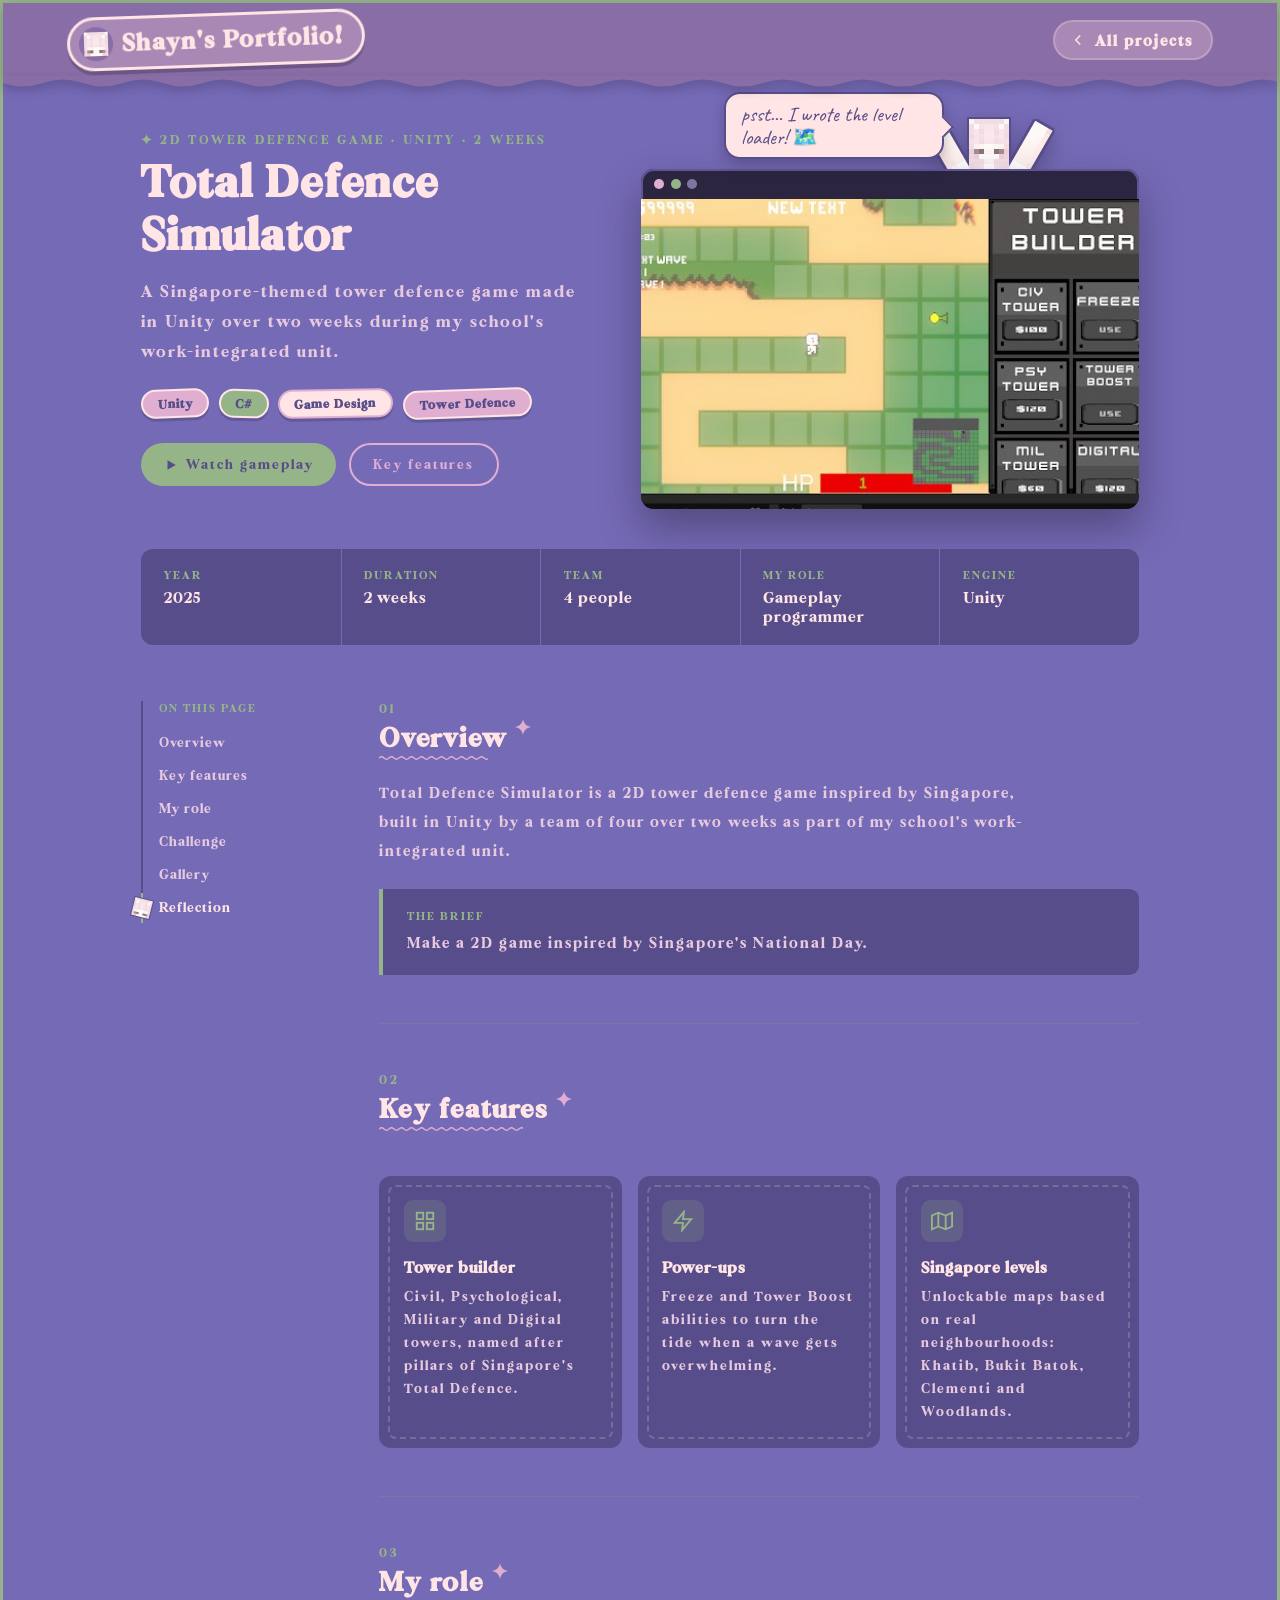
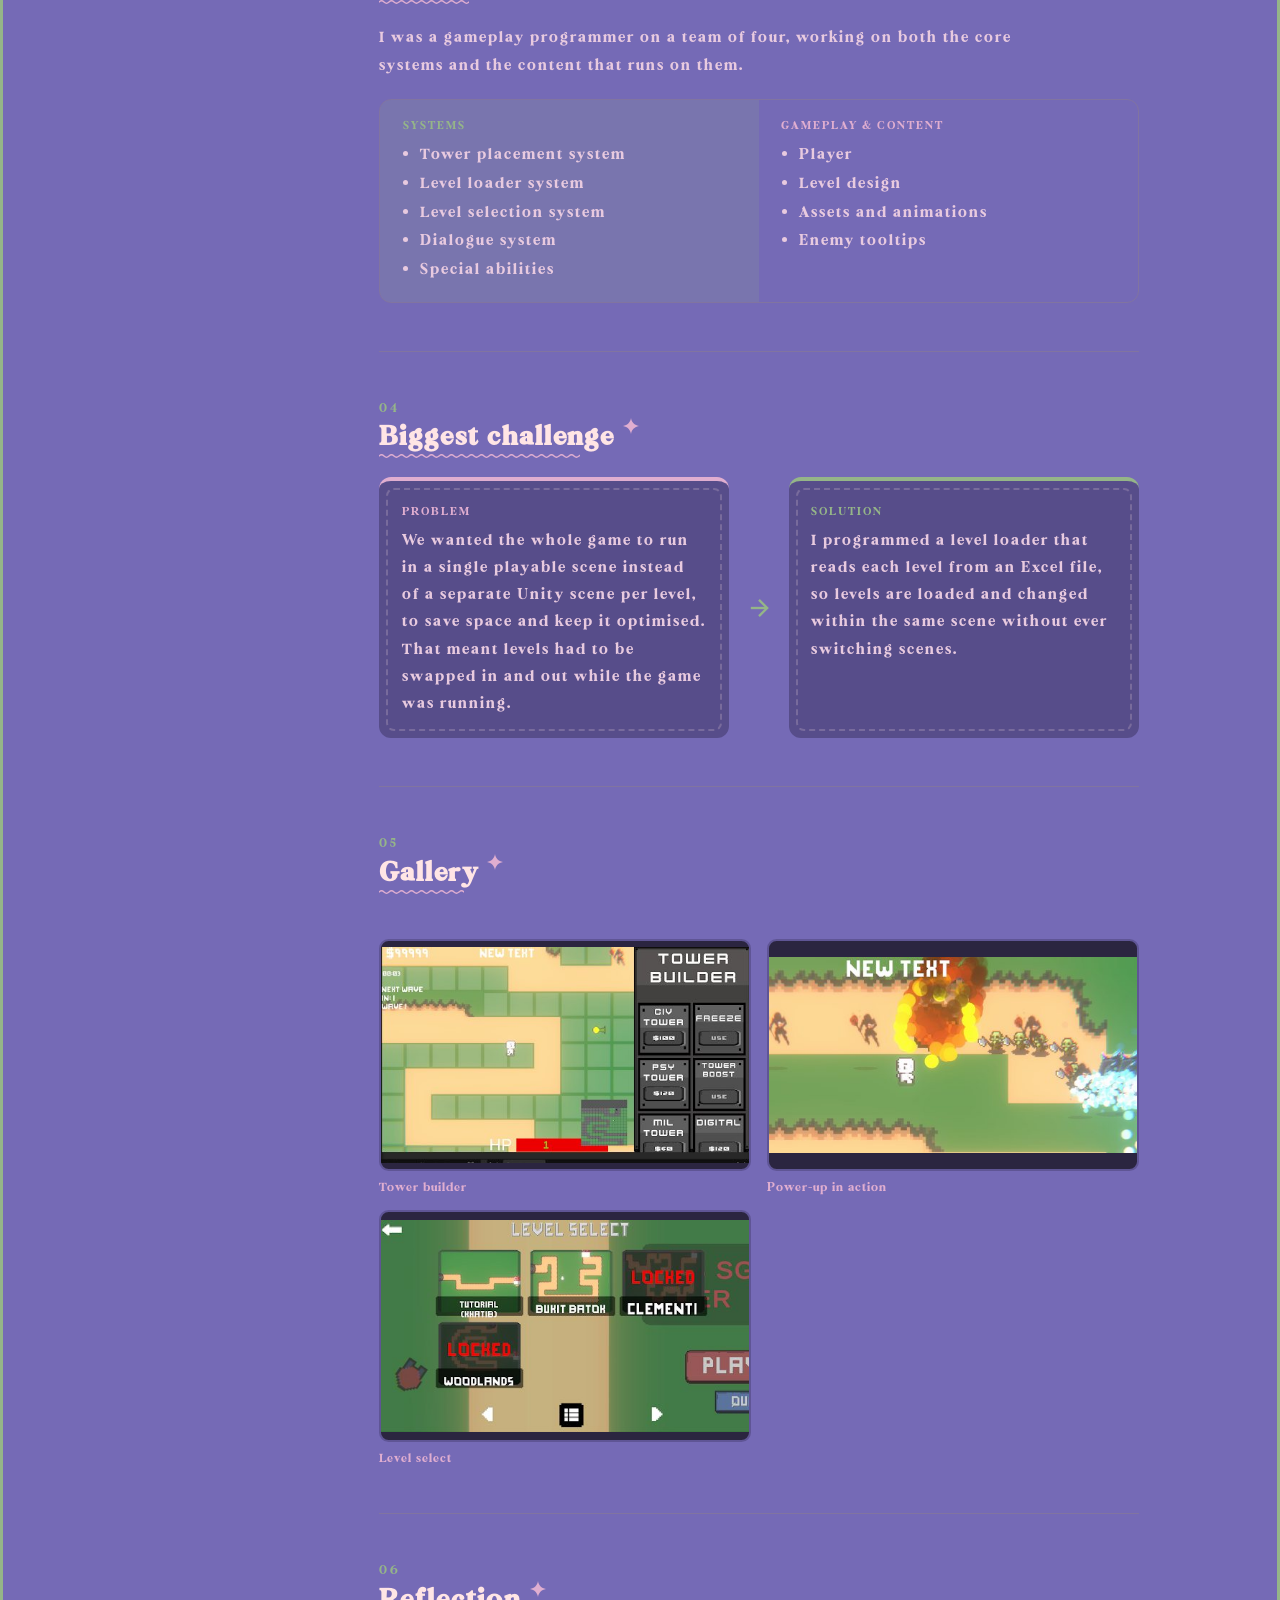
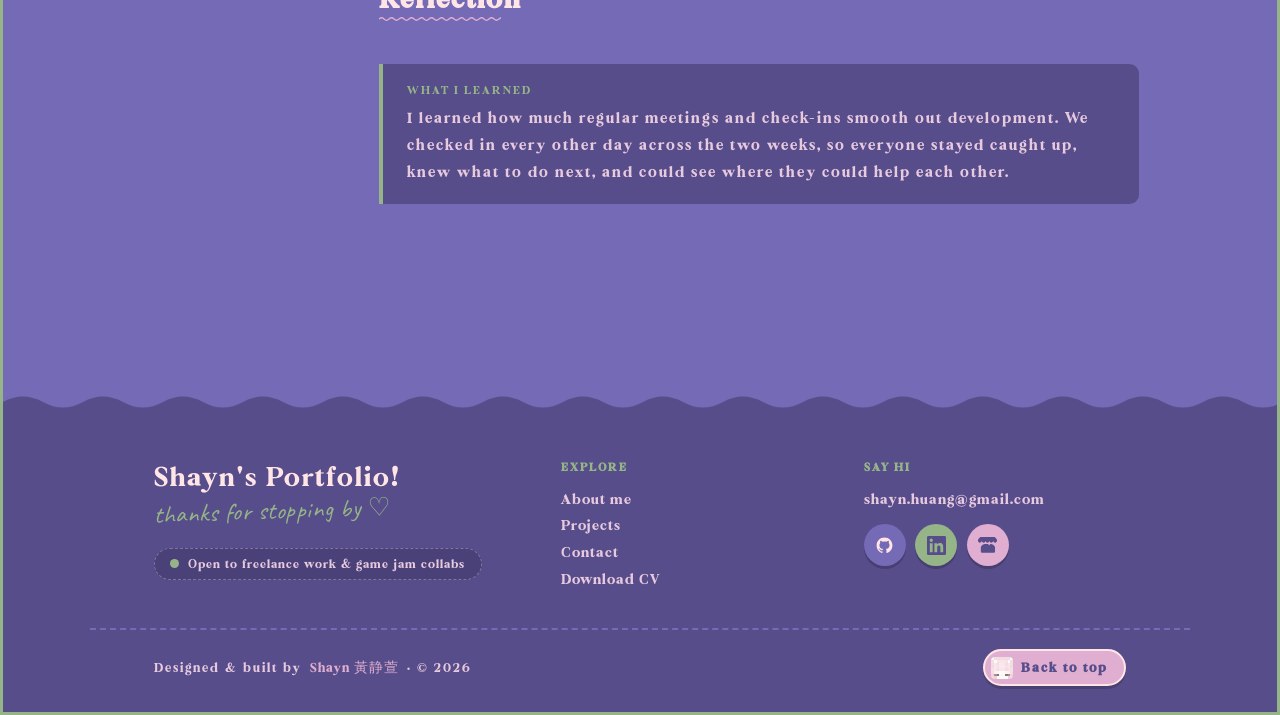
<file: project-tds.html>
<!DOCTYPE html>
<html lang="en">
    <head>
        <meta charset="UTF-8">
        <meta name="viewport" content="width=device-width, initial-scale=1.0">
        <title>Total Defence Simulator — Shayn's Portfolio</title>
        <link href="css/style.css" type="text/css" rel="stylesheet">
        <link href="https://fonts.googleapis.com/css2?family=Caveat:wght@600&display=swap" rel="stylesheet">
        <link href="css/whimsy.css" type="text/css" rel="stylesheet">
    </head>
    <body class="whimsy">
        <div class="top-bar top-bar--project">
            <header>
                <a href="index.html" class="topbar-home"><h1>Shayn's Portfolio!</h1></a>
            </header>
            <a href="index.html#projects" class="topbar-back">
                <svg viewBox="0 0 24 24" fill="none" stroke="currentColor" stroke-width="2"><polyline points="15 18 9 12 15 6"/></svg>
                <span>All projects</span>
            </a>
        </div>

        <main class="proj-page cs-page">

            <!-- HERO -->
            <section class="cs-hero cs-hero--wide">
                <div class="cs-hero-text">
                    <span class="section-eyebrow">2D Tower Defence Game · Unity · 2 Weeks</span>
                    <h2 class="cs-title">Total Defence Simulator</h2>
                    <p class="cs-tagline">A Singapore-themed tower defence game made in Unity over two weeks during my school's work-integrated unit.</p>
                    <div class="proj-tags">
                        <span class="proj-tag">Unity</span>
                        <span class="proj-tag">C#</span>
                        <span class="proj-tag">Game Design</span>
                        <span class="proj-tag">Tower Defence</span>
                    </div>
                    <div class="cs-hero-actions">
                        <a href="https://youtu.be/3BmdpsL5Wcc" target="_blank" rel="noopener noreferrer" class="cs-btn cs-btn--primary">
                            <svg viewBox="0 0 24 24" fill="currentColor"><polygon points="6 4 20 12 6 20 6 4"/></svg>
                            Watch gameplay
                        </a>
                        <a href="#features" class="cs-btn cs-btn--ghost">Key features</a>
                    </div>
                </div>
                <div class="cs-screen">
                    <div class="cs-screen-bar"><span></span><span></span><span></span></div>
                    <img src="Images/TDS_tileSelection.jpg" alt="Total Defence Simulator tower builder screen">
                </div>
            </section>

            <!-- AT A GLANCE -->
            <dl class="cs-glance">
                <div class="cs-glance-item">
                    <dt>Year</dt>
                    <dd>2025</dd>
                </div>
                <div class="cs-glance-item">
                    <dt>Duration</dt>
                    <dd>2 weeks</dd>
                </div>
                <div class="cs-glance-item">
                    <dt>Team</dt>
                    <dd>4 people</dd>
                </div>
                <div class="cs-glance-item">
                    <dt>My role</dt>
                    <dd>Gameplay programmer</dd>
                </div>
                <div class="cs-glance-item">
                    <dt>Engine</dt>
                    <dd>Unity</dd>
                </div>
            </dl>

            <div class="cs-layout">

                <nav class="cs-toc" aria-label="On this page">
                    <span class="cs-toc-label">On this page</span>
                    <a href="#overview">Overview</a>
                    <a href="#features">Key features</a>
                    <a href="#role">My role</a>
                    <a href="#challenge">Challenge</a>
                    <a href="#gallery">Gallery</a>
                    <a href="#reflection">Reflection</a>
                </nav>

                <div class="cs-content">

                    <section id="overview" class="cs-section">
                        <span class="cs-num">01</span>
                        <h3 class="cs-heading">Overview</h3>
                        <p>Total Defence Simulator is a 2D tower defence game inspired by Singapore, built in Unity by a team of four over two weeks as part of my school's work-integrated unit.</p>
                        <div class="cs-callout">
                            <span class="cs-callout-label">The brief</span>
                            <p>Make a 2D game inspired by Singapore's National Day.</p>
                        </div>
                    </section>

                    <section id="features" class="cs-section">
                        <span class="cs-num">02</span>
                        <h3 class="cs-heading">Key features</h3>
                        <div class="cs-contrib-grid">
                            <article class="cs-contrib">
                                <div class="cs-contrib-icon">
                                    <svg viewBox="0 0 24 24" fill="none" stroke="currentColor" stroke-width="2"><rect x="3" y="3" width="7" height="7"/><rect x="14" y="3" width="7" height="7"/><rect x="3" y="14" width="7" height="7"/><rect x="14" y="14" width="7" height="7"/></svg>
                                </div>
                                <h4>Tower builder</h4>
                                <p>Civil, Psychological, Military and Digital towers, named after pillars of Singapore's Total Defence.</p>
                            </article>
                            <article class="cs-contrib">
                                <div class="cs-contrib-icon">
                                    <svg viewBox="0 0 24 24" fill="none" stroke="currentColor" stroke-width="2"><polygon points="13 2 3 14 12 14 11 22 21 10 12 10 13 2"/></svg>
                                </div>
                                <h4>Power-ups</h4>
                                <p>Freeze and Tower Boost abilities to turn the tide when a wave gets overwhelming.</p>
                            </article>
                            <article class="cs-contrib">
                                <div class="cs-contrib-icon">
                                    <svg viewBox="0 0 24 24" fill="none" stroke="currentColor" stroke-width="2"><polygon points="1 6 8 3 16 6 23 3 23 18 16 21 8 18 1 21 1 6"/><line x1="8" y1="3" x2="8" y2="18"/><line x1="16" y1="6" x2="16" y2="21"/></svg>
                                </div>
                                <h4>Singapore levels</h4>
                                <p>Unlockable maps based on real neighbourhoods: Khatib, Bukit Batok, Clementi and Woodlands.</p>
                            </article>
                        </div>
                    </section>

                    <section id="role" class="cs-section">
                        <span class="cs-num">03</span>
                        <h3 class="cs-heading">My role</h3>
                        <p>I was a gameplay programmer on a team of four, working on both the core systems and the content that runs on them.</p>
                        <div class="cs-split">
                            <div class="cs-split-col cs-split-col--me">
                                <span class="cs-split-label">Systems</span>
                                <ul>
                                    <li>Tower placement system</li>
                                    <li>Level loader system</li>
                                    <li>Level selection system</li>
                                    <li>Dialogue system</li>
                                    <li>Special abilities</li>
                                </ul>
                            </div>
                            <div class="cs-split-col">
                                <span class="cs-split-label">Gameplay &amp; content</span>
                                <ul>
                                    <li>Player</li>
                                    <li>Level design</li>
                                    <li>Assets and animations</li>
                                    <li>Enemy tooltips</li>
                                </ul>
                            </div>
                        </div>
                    </section>

                    <section id="challenge" class="cs-section">
                        <span class="cs-num">04</span>
                        <h3 class="cs-heading">Biggest challenge</h3>
                        <div class="cs-problem">
                            <div class="cs-problem-card">
                                <span class="cs-problem-label">Problem</span>
                                <p>We wanted the whole game to run in a single playable scene instead of a separate Unity scene per level, to save space and keep it optimised. That meant levels had to be swapped in and out while the game was running.</p>
                            </div>
                            <div class="cs-problem-arrow" aria-hidden="true">
                                <svg viewBox="0 0 24 24" fill="none" stroke="currentColor" stroke-width="2"><line x1="5" y1="12" x2="19" y2="12"/><polyline points="12 5 19 12 12 19"/></svg>
                            </div>
                            <div class="cs-problem-card cs-problem-card--solution">
                                <span class="cs-problem-label">Solution</span>
                                <p>I programmed a level loader that reads each level from an Excel file, so levels are loaded and changed within the same scene without ever switching scenes.</p>
                            </div>
                        </div>
                    </section>

                    <section id="gallery" class="cs-section">
                        <span class="cs-num">05</span>
                        <h3 class="cs-heading">Gallery</h3>
                        <div class="cs-gallery cs-gallery--wide">
                            <figure class="cs-figure">
                                <img src="Images/TDS_tileSelection.jpg" alt="Tower builder menu beside the map">
                                <figcaption>Tower builder</figcaption>
                            </figure>
                            <figure class="cs-figure">
                                <img src="Images/TDS_power.jpg" alt="Power-up hitting a wave of enemies">
                                <figcaption>Power-up in action</figcaption>
                            </figure>
                            <figure class="cs-figure">
                                <img src="Images/TDS_levelSelect.jpg" alt="Level select with Singapore neighbourhood maps">
                                <figcaption>Level select</figcaption>
                            </figure>
                        </div>
                    </section>

                    <section id="reflection" class="cs-section">
                        <span class="cs-num">06</span>
                        <h3 class="cs-heading">Reflection</h3>
                        <div class="cs-callout">
                            <span class="cs-callout-label">What I learned</span>
                            <p>I learned how much regular meetings and check-ins smooth out development. We checked in every other day across the two weeks, so everyone stayed caught up, knew what to do next, and could see where they could help each other.</p>
                        </div>
                    </section>

                </div>
            </div>

        </main>
        <footer class="site-footer">
            <div class="footer-inner">
                <div class="footer-brand">
                    <a href="index.html" class="footer-logo">Shayn's Portfolio!</a>
                    <p class="footer-note">thanks for stopping by ♡</p>
                    <a href="index.html#contact" class="footer-status">
                        <span class="hero-status-dot" aria-hidden="true"></span>
                        Open to freelance work &amp; game jam collabs
                    </a>
                </div>
                <nav class="footer-col" aria-label="Footer">
                    <h3 class="footer-heading">Explore</h3>
                    <a href="index.html#about">About me</a>
                    <a href="index.html#projects">Projects</a>
                    <a href="index.html#contact">Contact</a>
                    <a href="Shayn_Huang_CV.pdf" download>Download CV</a>
                </nav>
                <div class="footer-col">
                    <h3 class="footer-heading">Say hi</h3>
                    <a href="mailto:shayn.huang@gmail.com">shayn.huang@gmail.com</a>
                    <div class="footer-socials">
                        <a href="https://github.com/loon4rtic" target="_blank" rel="noopener noreferrer" aria-label="GitHub">
                            <svg viewBox="0 0 24 24" fill="currentColor"><path d="M12 2C6.477 2 2 6.477 2 12c0 4.42 2.865 8.17 6.839 9.49.5.092.682-.217.682-.482 0-.237-.008-.866-.013-1.7-2.782.603-3.369-1.342-3.369-1.342-.454-1.155-1.11-1.463-1.11-1.463-.908-.62.069-.608.069-.608 1.003.07 1.531 1.03 1.531 1.03.892 1.529 2.341 1.087 2.91.832.092-.647.35-1.088.636-1.338-2.22-.253-4.555-1.11-4.555-4.943 0-1.091.39-1.984 1.029-2.683-.103-.253-.446-1.27.098-2.647 0 0 .84-.269 2.75 1.025A9.578 9.578 0 0 1 12 6.836c.85.004 1.705.115 2.504.337 1.909-1.294 2.747-1.025 2.747-1.025.546 1.377.203 2.394.1 2.647.64.699 1.028 1.592 1.028 2.683 0 3.842-2.339 4.687-4.566 4.935.359.309.678.919.678 1.852 0 1.336-.012 2.415-.012 2.741 0 .267.18.578.688.48C19.138 20.167 22 16.418 22 12c0-5.523-4.477-10-10-10z"/></svg>
                        </a>
                        <a href="https://www.linkedin.com/in/shayn-huang-b044453a5/" target="_blank" rel="noopener noreferrer" aria-label="LinkedIn">
                            <svg viewBox="0 0 24 24" fill="currentColor"><path d="M20.447 20.452h-3.554v-5.569c0-1.328-.027-3.037-1.852-3.037-1.853 0-2.136 1.445-2.136 2.939v5.667H9.351V9h3.414v1.561h.046c.477-.9 1.637-1.85 3.37-1.85 3.601 0 4.267 2.37 4.267 5.455v6.286zM5.337 7.433a2.062 2.062 0 0 1-2.063-2.065 2.064 2.064 0 1 1 2.063 2.065zm1.782 13.019H3.555V9h3.564v11.452zM22.225 0H1.771C.792 0 0 .774 0 1.729v20.542C0 23.227.792 24 1.771 24h20.451C23.2 24 24 23.227 24 22.271V1.729C24 .774 23.2 0 22.222 0h.003z"/></svg>
                        </a>
                        <a href="https://loon4rtic.itch.io" target="_blank" rel="noopener noreferrer" aria-label="itch.io">
                            <svg viewBox="0 0 24 24" fill="currentColor"><path d="M3.13 1.338C2.08 1.96.02 4.328 0 4.95v1.03c0 1.303 1.22 2.45 2.325 2.45 1.33 0 2.436-1.102 2.436-2.41 0 1.308 1.07 2.41 2.4 2.41 1.328 0 2.362-1.102 2.362-2.41 0 1.308 1.104 2.41 2.434 2.41h.032c1.33 0 2.434-1.102 2.434-2.41 0 1.308 1.035 2.41 2.364 2.41 1.328 0 2.4-1.102 2.4-2.41 0 1.308 1.105 2.41 2.435 2.41C22.78 8.43 24 7.282 24 5.98V4.95c-.02-.622-2.08-2.99-3.13-3.612C19.948 1.338 4.052 1.338 3.13 1.338zM8.5 10.258c-.282 0-.542.025-.79.073-.006.006-.012.006-.018.006-1.443.27-2.457 1.116-3.11 1.965-.654.85-1.018 1.762-1.018 1.762v5.48c0 .54.482 1.458 1.024 1.458h15.822c.543 0 1.09-.917 1.09-1.457v-5.48s-.364-.913-1.018-1.762c-.654-.85-1.665-1.697-3.11-1.965-.006 0-.012 0-.018-.006-.248-.048-.508-.073-.79-.073h-.022c-.013 0-.025 0-.038.003-.607.016-1.13.21-1.553.524-.41.308-.703.72-.866 1.19-.163-.47-.456-.882-.866-1.19-.423-.314-.946-.508-1.553-.524-.013-.003-.025-.003-.038-.003H8.5zm0 0"/></svg>
                        </a>
                    </div>
                </div>
            </div>
            <div class="footer-bottom">
                <p>Designed &amp; built by <span class="designer">Shayn &#40643;&#38745;&#33841;</span> <span class="footer-year">· © 2026</span></p>
                <a href="#" class="footer-top">
                    <img src="Images/mascot/head.png" alt="">
                    Back to top
                </a>
            </div>
        </footer>
        <script src="lightbox.js"></script>
        <script src="project.js"></script>
        <script src="whimsy.js"></script>
    </body>
</html>
</file>
<file: css/style.css>
*{box-sizing: border-box;margin:0;}
body{color:#ffe5e5;background:#756ab6; border:#95b588 3px solid;}

table, th, td {
    border: 1px solid #5f5695;
  }

p{color:#e8cadf}*{box-sizing: border-box;margin:0;}
body{color:#ffe5e5;background:#756ab6; border:#95b588 3px solid;}

table, th, td {
    border: 1px solid #5f5695;
  }

p{color:#e8cadf}
li{color:#e8cadf}
a{color:#e0aed0}

@font-face {
    font-family: 'MyCustomFont';
    src: url('../Images/MyCustomFont.otf') format('opentype');
    font-weight: normal;
    font-style: normal;
}

header, h2, h3, p, li, table, th, td, a, svg {
    font-family: 'MyCustomFont', sans-serif;
    letter-spacing: 2px;
}


/* Navigation and Header for all website pages */
/*Index styel css*/
.top-bar {
    position: sticky;
    top: 0;
    z-index: 100;
    display: flex;
    justify-content: space-between;
    align-items: center;
    padding: 10px 5%;
    background-color: #886da6;
    flex-wrap: wrap;
}
/* wavy bottom edge, mirroring the footer */
.top-bar::after{
    content: '';
    position: absolute;
    left: 0;
    right: 0;
    top: calc(100% - 1px);
    height: 14px;
    background: url("data:image/svg+xml,%3Csvg xmlns='http://www.w3.org/2000/svg' viewBox='0 0 80 14'%3E%3Cpath d='M0 0V7Q20 14 40 7T80 7V0Z' fill='%23886da6'/%3E%3C/svg%3E") repeat-x left top / 80px 14px;
    filter: drop-shadow(0 4px 4px rgba(43, 37, 64, .2));
    pointer-events: none;
}

/* Header styling: the title as a little tilted sticker */
.top-bar header {
    display: flex;
    align-items: center;
    gap: .8rem;
    text-align: left;
    width: auto;
    min-width: unset;
}
.top-bar header h1{
    display: inline-flex;
    align-items: center;
    gap: .6rem;
    padding: .45rem 1.1rem .45rem .55rem;
    border-radius: 999px;
    background: #A888B5;
    color: #ffe5e5;
    border: 3px solid #ffe5e5;
    box-shadow: 0 4px 0 rgba(43, 37, 64, .3);
    font-size: 1.6rem;
    rotate: -2deg;
    transition: rotate .35s cubic-bezier(.34, 1.56, .64, 1), scale .35s cubic-bezier(.34, 1.56, .64, 1);
}
/* Mini Shayn's head as the logo */
.top-bar header h1::before{
    content: '';
    flex-shrink: 0;
    width: 34px;
    height: 34px;
    border-radius: 50%;
    background: #886da6 url("../Images/mascot/head.png") center / 24px no-repeat;
    image-rendering: pixelated;
}
.top-bar header h1:hover{ rotate: 1deg; scale: 1.04; }

.site-logo{
    height: 70px;
    width: 70px;
    object-fit: cover;
    flex-shrink: 0;
    border-radius: 50%;
    border: 3px solid #e0aed0;
}


/* Nav styling */
.top-bar nav {
    display: flex;
    flex-wrap: wrap;
    gap: 10px;
}

.top-bar nav a {
    position: relative;
    text-decoration: none;
    color: #e8cadf;
    font-size: larger;
    font-weight: bold;
    padding: 8px 14px;
    border-radius: 999px;
    transition: background-color .25s ease, color .25s ease, rotate .3s cubic-bezier(.34, 1.56, .64, 1);
}

.top-bar nav a:hover {
    background-color: #A888B5;
    color: #ffe5e5;
    rotate: -2deg;
}
.top-bar nav a:nth-child(even):hover{ rotate: 2deg; }
/* squiggle underline on hover */
.top-bar nav a::after{
    content: '';
    position: absolute;
    left: 14px;
    right: 14px;
    bottom: 2px;
    height: 6px;
    background: url("data:image/svg+xml,%3Csvg xmlns='http://www.w3.org/2000/svg' viewBox='0 0 40 10'%3E%3Cpath d='M0 5 Q5 0 10 5 T20 5 T30 5 T40 5' fill='none' stroke='%2395b588' stroke-width='3' stroke-linecap='round'/%3E%3C/svg%3E") repeat-x left center / 12px 6px;
    opacity: 0;
    transition: opacity .2s ease;
}
.top-bar nav a:hover::after{ opacity: 1; }

/* Hero */
.hero{
  position: relative;
  display: grid;
  grid-template-columns: 1.15fr .85fr;
  align-items: center;
  gap: 4rem;
  max-width: 1200px;
  margin: 0 auto;
  padding: 5rem 6% 6.5rem;
  min-height: calc(100vh - 100px);
  font-family: 'MyCustomFont', sans-serif;
  isolation: isolate;
}
/* soft glow + dot grid behind the hero */
.hero::before{
  content: '';
  position: absolute;
  inset: 0 -50vw;
  z-index: -1;
  background:
    radial-gradient(circle at 75% 45%, rgba(224, 174, 208, .35), transparent 40%),
    radial-gradient(circle at 15% 80%, rgba(149, 181, 136, .18), transparent 35%),
    radial-gradient(rgba(255, 229, 229, .12) 1px, transparent 1px) 0 0 / 26px 26px;
  -webkit-mask-image: linear-gradient(to bottom, #000 70%, transparent);
          mask-image: linear-gradient(to bottom, #000 70%, transparent);
  pointer-events: none;
}
.hero-content{ min-width: 0; }

.hero-status{
  display: inline-flex;
  align-items: center;
  gap: .6rem;
  margin-bottom: 1.8rem;
  padding: .45rem 1rem;
  border-radius: 999px;
  background: rgba(149, 181, 136, .15);
  border: 1px solid rgba(149, 181, 136, .5);
  color: #ffe5e5;
  text-decoration: none;
  font-size: .8rem;
  letter-spacing: 1px;
  transition: background .25s ease;
}
.hero-status:hover{ background: rgba(149, 181, 136, .3); }
.hero-status-dot{
  flex-shrink: 0;
  width: 9px;
  height: 9px;
  border-radius: 50%;
  background: #95b588;
  animation: status-pulse 2s infinite;
}
@keyframes status-pulse{
  0%{ box-shadow: 0 0 0 0 rgba(149, 181, 136, .7); }
  70%{ box-shadow: 0 0 0 9px rgba(149, 181, 136, 0); }
  100%{ box-shadow: 0 0 0 0 rgba(149, 181, 136, 0); }
}

.hero-greeting{
  font-size: 1.1rem;
  color: #e0aed0;
  letter-spacing: 3px;
  margin-bottom: .6rem;
}
.hero-name{
  font-size: clamp(2.6rem, 5.5vw, 4.4rem);
  line-height: 1.05;
  color: #ffe5e5;
  letter-spacing: 1px;
  margin-bottom: 1.4rem;
}
.hero-name-sub{
  display: block;
  margin-top: .6rem;
  font-size: .55em;
  line-height: 1.25;
  color: #e8cadf;
}
.hero-name-sub em{
  font-style: italic;
  color: #95b588;
}
.hero-tagline{
  max-width: 32rem;
  font-size: 1rem;
  line-height: 1.7;
  color: #e8cadf;
  letter-spacing: 1px;
  margin-bottom: 2.2rem;
}

.hero-actions{
  display: flex;
  flex-wrap: wrap;
  align-items: center;
  gap: 1rem;
}
.hero-btn-primary{
  display: inline-flex;
  align-items: center;
  gap: .6rem;
  background: #ffe5e5;
  color: #574d8a;
  text-decoration: none;
  padding: .8rem 1.8rem;
  border-radius: 999px;
  font-weight: 700;
  font-size: .95rem;
  letter-spacing: 2px;
  box-shadow: 0 6px 18px rgba(43, 37, 64, .3);
  transition: transform .2s ease, box-shadow .25s ease;
}
.hero-btn-primary svg{
  width: 18px;
  height: 18px;
  transition: transform .25s ease;
}
.hero-btn-primary:hover{
  transform: translateY(-2px);
  box-shadow: 0 10px 24px rgba(43, 37, 64, .4);
}
.hero-btn-primary:hover svg{ transform: translateX(4px); }
.hero-actions .cv-download-btn{ margin-top: 0; }

.hero-stats{
  display: flex;
  gap: 2.5rem;
  margin: 2.8rem 0 0;
  padding-top: 1.6rem;
  border-top: 1px solid rgba(255, 229, 229, .2);
}
.hero-stats div{
  display: flex;
  flex-direction: column-reverse;
}
.hero-stats dd{
  margin: 0;
  font-size: 1.9rem;
  font-weight: 700;
  color: #ffe5e5;
}
.hero-stats dt{
  font-size: .72rem;
  text-transform: uppercase;
  letter-spacing: 2px;
  color: #95b588;
}

/* Photo card with floating badges */
.hero-visual{
  position: relative;
  justify-self: center;
  width: 100%;
  max-width: 400px;
}
.hero-photo-frame{
  position: relative;
  aspect-ratio: 4 / 5;
  border-radius: 2rem;
  transform: rotate(2.5deg);
}
.hero-photo-frame::before{
  content: '';
  position: absolute;
  inset: 0;
  border-radius: inherit;
  background: linear-gradient(135deg, #e0aed0, #95b588);
  transform: rotate(-6deg) scale(1.02);
  z-index: -1;
  opacity: .85;
}
.hero-photo{
  display: block;
  width: 100%;
  height: 100%;
  object-fit: cover;
  object-position: 42% center;
  border-radius: inherit;
  border: 5px solid #574d8a;
  box-shadow: 0 1.5rem 3rem -0.75rem rgba(0, 0, 0, .45);
}
.hero-badge{
  position: absolute;
  display: flex;
  align-items: center;
  gap: .7rem;
  padding: .7rem 1rem;
  border-radius: 1rem;
  background: rgba(87, 77, 138, .92);
  border: 1px solid rgba(255, 229, 229, .2);
  box-shadow: 0 10px 24px rgba(43, 37, 64, .35);
  -webkit-backdrop-filter: blur(6px);
          backdrop-filter: blur(6px);
  font-size: .75rem;
  letter-spacing: 1px;
  color: #e8cadf;
  white-space: nowrap;
  animation: badge-float 5s ease-in-out infinite;
}
.hero-badge strong{
  display: block;
  font-size: .85rem;
  color: #ffe5e5;
}
.hero-badge-icon{
  display: grid;
  place-items: center;
  width: 36px;
  height: 36px;
  border-radius: .7rem;
  background: rgba(149, 181, 136, .2);
  font-size: 1.1rem;
}
.hero-badge--top{ top: 9%; left: -18%; }
.hero-badge--bottom{
  bottom: 8%;
  right: -14%;
  animation-delay: -2.5s;
}
@keyframes badge-float{
  0%, 100%{ transform: translateY(0); }
  50%{ transform: translateY(-8px); }
}

.hero-scroll{
  position: absolute;
  left: 50%;
  bottom: 1.6rem;
  transform: translateX(-50%);
  display: inline-flex;
  align-items: center;
  gap: .4rem;
  color: #95b588;
  text-decoration: none;
  font-size: .85rem;
  letter-spacing: 2px;
}
.hero-scroll span{
  display: inline-block;
  animation: hero-bounce 1.6s infinite;
}
@keyframes hero-bounce{
  0%, 100%{ transform: translateY(0); }
  50%{ transform: translateY(6px); }
}

@media (prefers-reduced-motion: reduce){
  .hero-badge,
  .hero-scroll span,
  .hero-status-dot{ animation: none; }
}

@media (max-width: 900px){
  .hero{
    grid-template-columns: 1fr;
    text-align: center;
    gap: 3.5rem;
    padding: 3rem 6% 5.5rem;
    min-height: 0;
  }
  .hero-tagline{ margin-left: auto; margin-right: auto; }
  .hero-actions,
  .hero-stats{ justify-content: center; }
  .hero-stats div{ align-items: center; }
  .hero-visual{
    max-width: 260px;
    grid-row: 1;
  }
  /* smaller floating badges so they cover less of the photo */
  .hero-badge{ font-size: .66rem; padding: .5rem .75rem; gap: .5rem; border-radius: .8rem; }
  .hero-badge strong{ font-size: .74rem; }
  .hero-badge-icon{ width: 28px; height: 28px; border-radius: .55rem; font-size: .9rem; }
  .hero-badge--top{ left: -10%; }
  .hero-badge--bottom{ right: -10%; }
}
@media (max-width: 420px){
  .hero-stats{ gap: 1.6rem; }
  .hero{ gap: 2.5rem; padding-top: 2rem; }
  .hero-visual{ max-width: 220px; }
  .hero-photo-frame{ aspect-ratio: 1 / 1; }
  .hero-badge{ font-size: .6rem; padding: .4rem .6rem; gap: .4rem; }
  .hero-badge strong{ font-size: .68rem; }
  .hero-badge-icon{ width: 24px; height: 24px; font-size: .8rem; }
  .hero-badge--top{ left: -6%; }
  .hero-badge--bottom{ right: -6%; }
}

.section-heading{
  text-align: center;
  padding-top: 3rem;
  margin-bottom: .5rem;
  font-family: 'MyCustomFont', sans-serif;
  scroll-margin-top: 160px;
}
.section-eyebrow{
  display: block;
  text-transform: uppercase;
  letter-spacing: 3px;
  color: #95b588;
  font-size: .85rem;
  margin-bottom: .5rem;
}
.section-heading h2{
  font-size: 2.2rem;
  font-weight: 700;
  color: #ffe5e5;
}

/*about me*/
/* About card and the skills/experience row share one width so their edges line up */
.aboutme_container{
  width: 100%;
  background-color: #756ab6;
}
.aboutme_content{
  width: 90%;
  max-width: 1100px;
  display: grid;
  grid-template-columns: 3fr 2fr;
  align-items: stretch;
  margin: 2rem auto 3.5rem;
  background-color: #574d8a;
  border-radius: 1rem;
  overflow: hidden;
  box-shadow: 0 12px 30px rgba(43, 37, 64, .3);
}

.aboutme_content .aboutme_article{
  padding: 2.4rem 2.6rem;
  display: flex;
  flex-direction: column;
  justify-content: center;
}
.aboutme_content .aboutme_article h2{
  color: #e0aed0;
  font-size: 1.9rem;
  letter-spacing: 1px;
  margin-bottom: .4rem;
}
.aboutme_content .aboutme_article p{
  margin-top: 1rem;
  font-size: 1rem;
  line-height: 1.8;
  color: #e8cadf;
}
.aboutme_facts{
  display: flex;
  flex-wrap: wrap;
  gap: .5rem;
  margin: 1.6rem 0 0;
  padding: 0;
  list-style: none;
}
.aboutme_facts li{
  font-family: 'MyCustomFont', sans-serif;
  font-size: .8rem;
  letter-spacing: 1px;
  color: #95b588;
  background: rgba(149, 181, 136, .15);
  border: 1px solid rgba(149, 181, 136, .5);
  border-radius: 999px;
  padding: .3rem .85rem;
}
.aboutme_imgsection{
  position: relative;
  min-height: 100%;
}
.aboutme_imgsection img{
  position: absolute;
  inset: 0;
  width: 100%;
  height: 100%;
  object-fit: cover;
  object-position: 45% center;
}
.cv-download-btn{
    display: inline-flex;
    align-items: center;
    gap: .55rem;
    margin-top: 1.8rem;
    background: #95b588;
    color: #574d8a;
    text-decoration: none;
    padding: .75rem 1.8rem;
    border-radius: 999px;
    font-family: inherit;
    font-weight: 700;
    font-size: .95rem;
    letter-spacing: 2px;
    transition: background .25s ease, transform .2s ease, box-shadow .25s ease;
    box-shadow: 0 4px 14px rgba(149,181,136,0.3);
}
.cv-download-btn svg{
    width: 18px;
    height: 18px;
    flex-shrink: 0;
}
.cv-download-btn:hover{
    background: #a8c79b;
    transform: translateY(-2px);
    box-shadow: 0 6px 18px rgba(149,181,136,0.45);
}

/* Games inspiration (in about me) */
.index-article {
    background:#574d8a;
    text-align: justify;
    padding: 2rem 2rem 2rem 1.2rem;
    border-radius: 10px;
    flex: 1; /* Take up remaining space */
    font-size: 1rem;
    line-height: 1.6;
}
.cardcontainer{
    display: grid;
    grid-template-columns: repeat(auto-fill, minmax(360px, 1fr));
    align-items: start;
    gap: 2.5rem;
    max-width: 1400px;
    margin: 2.5rem auto 5rem;
    padding: 0 5%;
}
.card{
    background-color:#574d8a;
    border-radius: 8px;
    overflow:hidden;
    box-shadow: 0px 2px 4px rgba(0,0,0,0.2);
    display: flex;
    flex-direction: column;
}
.card img{
    width:100%;
    height: 200px;
    object-fit: cover;
}
.card-content{
    padding: 1.3rem 1.5rem 1.6rem;
    display: flex;
    flex-direction: column;
    flex: 1;
}
.card-content h3{
    font-size: 1.4rem;
    margin-bottom: .5rem;
    color: #e0aed0;
}
.card-content p{
    color:#e8cadf;
    font-size: .95rem;
    line-height: 1.5;
}
.card .project-toggle{
    align-self: flex-start;
}

/* Card action row: toggle + link side by side */
.card-actions{
    display: flex;
    align-items: center;
    flex-wrap: wrap;
    gap: .7rem;
    margin-top: 1.2rem;
}
.card-actions .project-toggle{
    margin-top: 0;
}
.project-link{
    display: inline-flex;
    align-items: center;
    gap: .45rem;
    background: transparent;
    color: #e0aed0;
    border: 1.5px solid #8174A0;
    padding: .6rem 1.4rem;
    border-radius: 999px;
    font-family: inherit;
    letter-spacing: 2px;
    font-size: .9rem;
    text-decoration: none;
    transition: background .25s ease, color .25s ease, border-color .25s ease;
}
.project-link svg{
    width: 14px;
    height: 14px;
    flex-shrink: 0;
}
.project-link:hover{
    background: #95b588;
    color: #574d8a;
    border-color: #95b588;
}

/* Dropdown toggle button + expandable panel */
.project-toggle{
  display: inline-flex;
  align-items: center;
  gap: .5rem;
  margin-top: 1.2rem;
  background: #8174A0;
  color: #ffe5e5;
  border: none;
  padding: .6rem 1.4rem;
  border-radius: 999px;
  font-family: inherit;
  letter-spacing: 2px;
  font-size: .9rem;
  cursor: pointer;
  transition: background .25s ease, color .25s ease;
}
.project-toggle:hover{
  background: #95b588;
  color: #574d8a;
}
.project-toggle-icon{
  width: 16px;
  height: 16px;
  transition: transform .3s ease;
}
.project-toggle.open .project-toggle-icon{
  transform: rotate(180deg);
}

.project-details{
  display: grid;
  grid-template-rows: 0fr;
  transition: grid-template-rows .4s ease;
}
.project-details.open{
  grid-template-rows: 1fr;
  margin-top: 1.2rem;
}
.project-details-inner{
  overflow: hidden;
  min-height: 0;
}
.project-detail-images{
  display: flex;
  flex-wrap: wrap;
  justify-content: center;
  gap: .8rem;
  margin-bottom: 1rem;
}
.project-detail-images img{
  width: 140px;
  height: 100px;
  object-fit: cover;
  border-radius: .5rem;
  border: 2px solid #8174A0;
}
.project-details p{
  font-size: .92rem;
  line-height: 1.6;
  color: #e8cadf;
  text-align: left;
}

/*Contact*/
.contact
{
  position:relative;
  min-height: 100vh;
  padding: 50px 5%;
  display:flex;
  justify-content: center;
  align-items: center;
  flex-direction: column;
  max-width: 1440px;
  margin: 0 auto;
  box-sizing: border-box;
}
.contact .content
{
  max-width: 800px;
  text-align: center;
}
.contact .content p
{
  font-weight: 300;
  color: #fff;
}
.contact-container
{
  width:100%;
  max-width: 1240px;
  display:grid;
  grid-template-columns: 1fr 1fr;
  gap: 5rem;
  align-items: center;
  margin-top: 30px;
}
.contact-container .contactInfo
{
  display:flex;
  flex-direction: column;
  /* sit against the centre line so the gap is centred on the page */
  width: auto;
  justify-self: end;
}
.contact-container .contactInfo .box
{
  position: relative;
  padding: 20px 0;
  display: flex;
}
.contact-container .contactInfo .box .icon
{
  min-width: 60px;
  height:60px;
  background: #fff;
  display: flex;
  justify-content: center;
  align-items: center;
  border-radius: 50%;
  font-size: 22px;
}
.contact-container .contactInfo .box .text
{
  display: flex;
  margin-left: 20px;
  font-size: 16px;
  color:#fff;
  flex-direction: column;
  font-weight: 300;
}
.contact-container .contactInfo .box .text h3
{
  font-weight: 500;
  color:#574d8a;
}
.contactForm
{
  width: 100%;
  padding: 2.4rem 2.4rem 2.6rem;
  background:#574d8a;
  border-radius: 1rem;
  box-shadow: 0 12px 30px rgba(43, 37, 64, .3);
}
.contactForm h2
{
  font-size: 1.9rem;
  color:#e0aed0;
  font-weight: 700;
  letter-spacing: 1px;
  margin-bottom: .4rem;
}
.contactForm .inputBox
{
  position: relative;
  width: 100%;
  margin-top: 1.8rem;
}
.contactForm .inputBox input,.contactForm .inputBox textarea
{
  width: 100%;
  padding: .85rem 1rem;
  font-family: inherit;
  font-size: 16px;
  line-height: 1.4;
  color: #ffe5e5;
  background: rgba(43, 37, 64, .35);
  border: 2px solid #8174A0;
  border-radius: .8rem;
  outline: none;
  resize: none;
  transition: border-color .25s ease, background .25s ease;
}
.contactForm .inputBox textarea{ min-height: 130px; }
.contactForm .inputBox input:focus,
.contactForm .inputBox textarea:focus
{
  border-color: #95b588;
  background: rgba(43, 37, 64, .5);
}
.contactForm .inputBox span
{
  position: absolute;
  top: calc(.85rem + 2px);
  left: calc(1rem + 2px);
  font-size: 16px;
  line-height: 1.4;
  pointer-events: none;
  transition: 0.3s ease;
  color:#e0aed0;
}
.contactForm .inputBox input:focus ~ span,
.contactForm .inputBox input:valid ~ span,
.contactForm .inputBox input:not(:placeholder-shown) ~ span,
.contactForm .inputBox textarea:focus ~ span,
.contactForm .inputBox textarea:valid ~ span
{
  color:#95b588;
  font-size: 12px;
  top: -1.4rem;
  left: .4rem;
  letter-spacing: 1px;
}
.contactForm .inputBox input[type = "submit"]
{
  width: auto;
  padding: .8rem 2.2rem;
  background: #95b588;
  color:#574d8a;
  border: none;
  border-radius: 999px;
  cursor:pointer;
  font-size: 1rem;
  font-weight: 700;
  letter-spacing: 2px;
  box-shadow: 0 6px 18px rgba(43, 37, 64, .3);
  transition: transform .2s ease, background .25s ease, box-shadow .25s ease;
}
.contactForm .inputBox input[type = "submit"]:hover
{
  background: #ffe5e5;
  transform: translateY(-2px);
  box-shadow: 0 10px 24px rgba(43, 37, 64, .4);
}
.contactForm .inputBox input[type = "submit"]:focus-visible
{
  outline: 3px solid #e0aed0;
  outline-offset: 3px;
}
@media (max-width: 600px)
{
  .contactForm{ padding: 1.8rem 1.4rem 2rem; }
}
/* Social links in contact section */
.social-links{
    margin-top: 1.5rem;
}
.social-links-heading{
    font-size: 1rem;
    color: #e0aed0;
    margin-bottom: 1rem;
    font-weight: 500;
}
.social-icons{
    display: flex;
    gap: 1rem;
    flex-wrap: wrap;
}
.social-icon{
    display: inline-flex;
    align-items: center;
    gap: .55rem;
    background: #574d8a;
    color: #e8cadf;
    text-decoration: none;
    padding: .55rem 1.1rem;
    border-radius: 999px;
    font-size: .9rem;
    letter-spacing: 1px;
    border: 1px solid #8174A0;
    transition: background .25s ease, color .25s ease, border-color .25s ease;
}
.social-icon svg{
    width: 18px;
    height: 18px;
    flex-shrink: 0;
}
.social-icon:hover{
    background: #95b588;
    color: #574d8a;
    border-color: #95b588;
}



/* Footer for all pages */
.site-footer{
  position: relative;
  margin-top: 5rem;
  background: #574d8a;
  color: #e8cadf;
}
/* wavy top edge */
.site-footer::before{
  content: '';
  position: absolute;
  left: 0;
  right: 0;
  bottom: calc(100% - 1px);
  height: 22px;
  background: url("data:image/svg+xml,%3Csvg xmlns='http://www.w3.org/2000/svg' viewBox='0 0 80 22'%3E%3Cpath d='M0 22V11Q20 0 40 11T80 11V22Z' fill='%23574d8a'/%3E%3C/svg%3E") repeat-x left bottom / 80px 22px;
}
.footer-inner{
  max-width: 1100px;
  margin: 0 auto;
  padding: 3rem 5% 2.5rem;
  display: grid;
  grid-template-columns: 1.4fr 1fr 1fr;
  gap: 2.5rem;
}
.footer-logo{
  font-size: 1.8rem;
  color: #ffe5e5;
  text-decoration: none;
}
.footer-note{
  font-family: 'Caveat', cursive;
  font-size: 1.6rem;
  letter-spacing: .5px;
  color: #95b588;
  margin: .2rem 0 1.1rem;
  rotate: -2deg;
  transform-origin: left;
}
.footer-status{
  display: inline-flex;
  align-items: center;
  gap: .6rem;
  padding: .45rem .95rem;
  border-radius: 999px;
  background: #4a4178;
  border: 1px dashed #8174A0;
  color: #e8cadf;
  font-size: .8rem;
  letter-spacing: 1px;
  text-decoration: none;
  transition: background .2s ease;
}
.footer-status:hover{ background: #433a6e; color: #ffe5e5; }
.footer-col{
  display: flex;
  flex-direction: column;
  align-items: flex-start;
  gap: .55rem;
}
.footer-heading{
  font-size: .75rem;
  text-transform: uppercase;
  letter-spacing: 2px;
  color: #95b588;
  margin-bottom: .4rem;
}
.footer-col > a{
  color: #e8cadf;
  font-size: .95rem;
  letter-spacing: 1px;
  text-decoration: none;
  transition: color .2s ease, translate .25s ease;
}
.footer-col > a:hover{ color: #ffe5e5; translate: 4px 0; }
.footer-socials{
  display: flex;
  gap: .6rem;
  margin-top: .5rem;
}
.footer-socials a{
  display: grid;
  place-items: center;
  width: 42px;
  height: 42px;
  border-radius: 50%;
  background: #756ab6;
  color: #ffe5e5;
  box-shadow: 0 3px 0 rgba(43, 37, 64, .35);
  transition: background .2s ease, transform .35s cubic-bezier(.34, 1.56, .64, 1);
}
.footer-socials a:nth-child(2){ background: #95b588; color: #574d8a; }
.footer-socials a:nth-child(3){ background: #e0aed0; color: #574d8a; }
.footer-socials a:hover{ transform: translateY(-4px) rotate(-8deg); }
.footer-socials svg{ width: 19px; height: 19px; }
.footer-bottom{
  max-width: 1100px;
  margin: 0 auto;
  padding: 1.2rem 5% 1.6rem;
  display: flex;
  justify-content: space-between;
  align-items: center;
  flex-wrap: wrap;
  gap: 1rem;
  border-top: 2px dashed #756ab6;
}
.footer-bottom p{ font-size: .85rem; }
.footer-year{ white-space: nowrap; }
.designer{
  color: #e0aed0;
  letter-spacing: 1px;
  margin: 0 3px;
}
.footer-top{
  display: inline-flex;
  align-items: center;
  gap: .5rem;
  padding: .35rem 1rem .35rem .4rem;
  border-radius: 999px;
  background: #e0aed0;
  border: 2px solid #ffe5e5;
  box-shadow: 0 3px 0 rgba(43, 37, 64, .3);
  color: #574d8a;
  font-size: .85rem;
  font-weight: 700;
  text-decoration: none;
}
.footer-top img{
  width: 22px;
  height: 22px;
  image-rendering: pixelated;
  border-radius: 4px;
}
.footer-top:hover img{ animation: footer-hop .5s cubic-bezier(.34, 1.56, .64, 1); }
@keyframes footer-hop{
  40%{ transform: translateY(-7px) rotate(-10deg); }
}
/* keep the home page's corner mascot from covering the back-to-top button */
body:has(.mascot) .footer-bottom{ padding-right: 8rem; }

@media (max-width: 800px){
  .footer-inner{ grid-template-columns: 1fr 1fr; }
  .footer-brand{ grid-column: 1 / -1; }
}
@media (max-width: 500px){
  .footer-inner{ grid-template-columns: 1fr; gap: 2rem; }
  .footer-bottom,
  body:has(.mascot) .footer-bottom{ flex-direction: column; text-align: center; padding-right: 5%; }
  body:has(.mascot) .footer-bottom{ padding-bottom: 6rem; }
}
@media (prefers-reduced-motion: reduce){
  .footer-socials a,
  .footer-col > a{ transition: none; }
  .footer-top:hover img{ animation: none; }
}

/* About me */
.description img{
  border-radius: 50%;
  width:200px;
  height:200px;
}
.aboutme {
  display: flex;
  background-color: #574d8a;
}
.description, .skills{
  padding:2%;
  padding-left: 0;
  padding-right: 0;
  width:100%;
  text-align: center;
}
.progresses{
  display: flex;
  justify-content: center; /* center horizontally */
  align-items: center;      /* center vertically (if they have height) */               
  flex-wrap: wrap;          /* allows wrapping on small screens */
  
  gap:2rem;
  margin-bottom:5rem;
}

/* Bar-style skills + work experience*/
.skills-extra{
  display: grid;
  grid-template-columns: 1fr 1fr;
  gap: 3.5rem;
  width: 90%;
  max-width: 1100px;
  margin: 0 auto 5rem;
  text-align: left;
}
.bar-skills,
.exp-cards{
  min-width: 0;
}
.bar-skills h3,
.exp-cards h3{
  font-size: 1.4rem;
  margin-bottom: 1.5rem;
  color: #ffe5e5;
}
.exp-cards h3.exp-subheading{
  margin-top: 2.5rem;
}
.bar-skill{
  margin-bottom: 1.6rem;
}
.bar-skill-top{
  display: flex;
  align-items: center;
  justify-content: space-between;
  margin-bottom: .6rem;
}
.bar-skill-left{
  display: flex;
  align-items: center;
  gap: .7rem;
}
.bar-icon{
  width: 30px;
  height: 30px;
  border-radius: 8px;
  background: rgba(149,181,136,0.18);
  color: #95b588;
  display: flex;
  align-items: center;
  justify-content: center;
  flex-shrink: 0;
}
.bar-icon svg{ width: 16px; height: 16px; }
.bar-skill-left span{
  color: #e8cadf;
  font-size: .95rem;
}
.bar-label{
  font-weight: 600;
  font-size: .78rem;
  letter-spacing: 1.5px;
  text-transform: uppercase;
  padding: .2rem .65rem;
  border-radius: 999px;
}
.bar-label--proficient{
  background: rgba(149,181,136,0.18);
  color: #95b588;
}
.bar-label--intermediate{
  background: rgba(224,174,208,0.18);
  color: #e0aed0;
}
.bar-track{
  height: 6px;
  border-radius: 4px;
  background: #5f5595;
  overflow: hidden;
}
.bar-fill{
  height: 100%;
  width: 0%;
  border-radius: 4px;
  background: #95b588;
  transition: width 1.1s ease;
}

.exp-card{
  background: #574d8a;
  border-radius: 10px;
  padding: 1.2rem 1.4rem;
  display: flex;
  gap: 1rem;
  align-items: flex-start;
  margin-bottom: 1rem;
  transition: transform .25s ease, background .25s ease;
}
.exp-card:hover{
  transform: translateY(-2px);
  background: #5f5595;
}
.exp-icon{
  width: 44px;
  height: 44px;
  border-radius: 10px;
  background: rgba(149,181,136,0.18);
  color: #95b588;
  display: flex;
  align-items: center;
  justify-content: center;
  flex-shrink: 0;
}
.exp-icon svg{ width: 20px; height: 20px; }
.exp-desc{
  font-size: .85rem;
  color: #e8cadf;
  margin-top: .5rem;
  line-height: 1.5;
  opacity: 0.85;
}
.exp-role{
  font-weight: 600;
  color: #ffe5e5;
  margin-bottom: .4rem;
}
.exp-meta{
  display: flex;
  flex-wrap: wrap;
  gap: 1rem;
  font-size: .82rem;
  color: #e0aed0;
}
@media (max-width: 768px){
  .skills-extra{
    grid-template-columns: 1fr;
    gap: 2.5rem;
  }
}
  
/* Hamburger button — hidden on desktop */
.nav-toggle {
    display: none;
    position: relative;
    cursor: pointer;
    width: 34px;
    height: 34px;
    background: transparent;
    border: none;
    padding: 0;
    -webkit-appearance: none;  /* ← strips Safari/Chrome default button style */
    appearance: none;
}

/* bars are pinned at fixed spots so the X always crosses in the middle */
.nav-toggle .bar {
    position: absolute;
    left: 4px;
    right: 4px;
    height: 4px;
    border-radius: 4px;
    background-color: #ffe5e5;
    transition: top .2s ease, transform .3s cubic-bezier(.34, 1.56, .64, 1), opacity .2s ease;
}
.nav-toggle .bar:nth-child(1){ top: 8px; }
.nav-toggle .bar:nth-child(2){ top: 15px; }
.nav-toggle .bar:nth-child(3){ top: 22px; }
/* no default focus box after a tap/click; a soft ring for keyboard users */
.nav-toggle:focus{ outline: none; }
.nav-toggle:focus-visible{
    outline: 2px solid #95b588;
    outline-offset: 3px;
    border-radius: 6px;
}
/* hamburger turns into an X while the menu is open */
.top-bar:has(nav.open) .nav-toggle .bar:nth-child(1){ top: 15px; transform: rotate(45deg); }
.top-bar:has(nav.open) .nav-toggle .bar:nth-child(2){ opacity: 0; }
.top-bar:has(nav.open) .nav-toggle .bar:nth-child(3){ top: 15px; transform: rotate(-45deg); }


@media(max-width:750px){
    .top-bar {
        flex-wrap: wrap;
        position: relative;
    }
    .top-bar header{
        flex: 1;
    }
    .top-bar header h1{
        font-size: 1.2rem;
    }
    /* Show hamburger button */
    .nav-toggle {
        display: block;
    }
    /* Nav hidden by default on mobile */
    .top-bar nav {
        display: none;
        flex-direction: column;
        width: 100%;
        order: 3;
        background-color: #886da6;
        padding: 0.5rem 0 1rem;
        gap: 0;
    }
    .top-bar nav.open {
        display: flex;
    }
    .top-bar nav a {
        padding: 12px 5%;
        border-radius: 0;
        border-bottom: 1px dashed #A888B5;
        font-size: 1rem;
    }
    .top-bar nav a:hover,
    .top-bar nav a:nth-child(even):hover{ rotate: none; }
    .top-bar nav a::after{ left: 5%; right: auto; width: 5rem; bottom: 6px; }
    .top-bar nav a:last-child {
        border-bottom: none;
    }
}

@media screen and (max-width: 900px)
{
  .aboutme_content{
    grid-template-columns: 1fr;
  }
  /* photo becomes a banner above the text */
  .aboutme_imgsection{
    order: -1;
    min-height: 0;
    width: 100%;
    /* scales with the screen; aspect-ratio + max-height shrank the width instead */
    height: clamp(220px, 56vw, 340px);
  }
  .aboutme_imgsection img{ object-position: center 30%; }
  .aboutme_content .aboutme_article{
    padding: 1.8rem 1.6rem;
  }
}

@media (max-width: 991px) {
  .contact
  {
    padding: 50px 6%;
  }
  .contact-container
  {
    grid-template-columns: 1fr;
    gap: 0;
  }
  .contact-container .contactInfo
  {
    margin-bottom: 40px;
    justify-self: stretch;
  }
    .contact-container .contactInfo,
    .contactForm
  {
    width: 100%;
  }
}

@media (min-width: 1400px) {
  .cardcontainer {
    grid-template-columns: repeat(3, 1fr);
    max-width: 1500px;
  }
}

.welcome {
  width: 100%;
  overflow-x: hidden;
}
.proj-page{
  max-width: 1000px;
  margin: 0 auto;
  padding: 2rem 6% 5rem;
}
.proj-back{
  display: inline-flex;
  align-items: center;
  gap: .4rem;
  color: #95b588;
  text-decoration: none;
  font-size: .9rem;
  letter-spacing: 1px;
  margin-bottom: 2rem;
}
.proj-back svg{ width: 18px; height: 18px; }
.proj-back:hover{ color: #ffe5e5; }
.proj-hero{ margin-bottom: 2.5rem; }
.proj-title{
  font-size: 2.4rem;
  color: #ffe5e5;
  margin-top: .4rem;
}
.proj-gallery{
  display: grid;
  grid-template-columns: repeat(auto-fit, minmax(260px, 1fr));
  gap: 1rem;
  margin-bottom: 3rem;
}
.proj-gallery img{
  width: 100%;
  height: 220px;
  object-fit: cover;
  border-radius: .6rem;
  border: 2px solid #5f5595;
}
.proj-body{
  background: #574d8a;
  border-radius: .75rem;
  padding: 2rem 2.5rem;
  display: flex;
  flex-direction: column;
  gap: 2rem;
}
.proj-overview h3,
.proj-writeup h3{
  font-size: 1.2rem;
  color: #e0aed0;
  margin-bottom: .6rem;
}
.proj-overview p,
.proj-writeup p{
  font-size: 1rem;
  line-height: 1.7;
  color: #e8cadf;
}
.proj-tags{
  display: flex;
  flex-wrap: wrap;
  gap: .6rem;
}
.proj-tag{
  background: rgba(149,181,136,0.18);
  color: #95b588;
  border: 1px solid #95b588;
  border-radius: 999px;
  padding: .3rem .9rem;
  font-size: .82rem;
  letter-spacing: 1px;
}
.proj-links{
  display: flex;
  gap: 1rem;
  flex-wrap: wrap;
}

/* ── Project detail page – new layout sections ── */

.proj-hero-img{
  width: 100%;
  max-height: 420px;
  object-fit: cover;
  border-radius: .75rem;
  border: 2px solid #5f5595;
  margin-top: 1.2rem;
}

.proj-meta-row{
  display: flex;
  flex-wrap: wrap;
  gap: .8rem;
  margin: .6rem 0 .9rem;
}
.proj-meta-item{
  font-size: .85rem;
  color: #e0aed0;
  letter-spacing: 1px;
}

/* Two-column card row (overview/role, challenges/reflection) */
.proj-two-col{
  display: grid;
  grid-template-columns: 1fr 1fr;
  gap: 1.2rem;
  margin-bottom: 2rem;
}
.proj-col-card{
  background: #574d8a;
  border-radius: .75rem;
  padding: 1.5rem 1.8rem;
}
.proj-col-card h3{
  font-size: 1.1rem;
  color: #e0aed0;
  margin-bottom: .6rem;
}
.proj-col-card p{
  font-size: .95rem;
  line-height: 1.7;
  color: #e8cadf;
}

/* Generic section block */
.proj-section{
  margin-bottom: 2.5rem;
}
.proj-section-heading{
  font-size: 1.3rem;
  color: #e0aed0;
  margin-bottom: 1rem;
}
.proj-section > p{
  font-size: .95rem;
  line-height: 1.7;
  color: #e8cadf;
  margin-top: .9rem;
}

/* Process 2-up image grid */
.proj-process-grid{
  display: grid;
  grid-template-columns: 1fr 1fr;
  gap: 1rem;
  margin-bottom: .5rem;
}
.proj-process-img img{
  width: 100%;
  height: 180px;
  object-fit: cover;
  border-radius: .6rem;
  border: 2px solid #5f5595;
}
.proj-img-caption{
  font-size: .8rem;
  color: #8174A0;
  margin-top: .4rem;
  letter-spacing: 1px;
}

/* Metrics row */
.proj-metrics{
  display: flex;
  flex-wrap: wrap;
  gap: 1rem;
  margin-bottom: 2.5rem;
}
.proj-metric-box{
  flex: 1 1 120px;
  background: #574d8a;
  border-radius: .75rem;
  padding: 1.2rem 1.4rem;
  display: flex;
  flex-direction: column;
  gap: .3rem;
}
.proj-metric-num{
  font-size: 1.8rem;
  font-weight: 600;
  color: #95b588;
  font-family: 'MyCustomFont', sans-serif;
  letter-spacing: 1px;
}
.proj-metric-label{
  font-size: .8rem;
  color: #e0aed0;
  letter-spacing: 1px;
  text-transform: uppercase;
}

/* Responsive */
@media (max-width: 640px){
  .proj-two-col,
  .proj-process-grid{
    grid-template-columns: 1fr;
  }
}
/* Lightbox — click a project image to view it full size */
.zoomable{
  cursor: zoom-in;
  transition: transform .2s ease, box-shadow .2s ease;
}
.zoomable:hover,
.zoomable:focus-visible{
  transform: scale(1.02);
  box-shadow: 0 6px 18px rgba(0, 0, 0, .35);
  outline: none;
}
.lightbox{
  position: fixed;
  inset: 0;
  z-index: 1000;
  display: none;
  align-items: center;
  justify-content: center;
  padding: 2rem;
  background: rgba(0, 0, 0, .85);
  cursor: zoom-out;
}
.lightbox.open{
  display: flex;
}
.lightbox-img{
  max-width: 95vw;
  max-height: 90vh;
  object-fit: contain;
  border-radius: .6rem;
  border: 2px solid #5f5595;
  cursor: default;
}
.lightbox-close{
  position: absolute;
  top: 1rem;
  right: 1.5rem;
  background: none;
  border: none;
  color: #fff;
  font-size: 2.5rem;
  line-height: 1;
  cursor: pointer;
}

/* ── Case study layout (project-cr.html) ── */
html{ scroll-behavior: smooth; }
.cs-page{
  max-width: 1150px;
  font-family: 'MyCustomFont', sans-serif;
}

/* Hero */
.cs-hero{
  display: grid;
  grid-template-columns: 1.3fr .7fr;
  gap: 3rem;
  align-items: center;
  margin-bottom: 2.5rem;
}
.cs-title{
  font-size: 3rem;
  color: #ffe5e5;
  line-height: 1.1;
  margin: .3rem 0 1rem;
}
.cs-tagline{
  font-size: 1.1rem;
  line-height: 1.7;
  margin-bottom: 1.4rem;
  max-width: 34rem;
}
.cs-hero-actions{
  display: flex;
  flex-wrap: wrap;
  gap: .8rem;
  margin-top: 1.6rem;
}
.cs-btn{
  display: inline-flex;
  align-items: center;
  gap: .5rem;
  padding: .7rem 1.4rem;
  border-radius: 999px;
  text-decoration: none;
  font-size: .9rem;
  letter-spacing: 2px;
  transition: background .25s ease, color .25s ease, border-color .25s ease;
}
.cs-btn svg{ width: 14px; height: 14px; }
.cs-btn--primary{
  background: #95b588;
  color: #574d8a;
}
.cs-btn--primary:hover{ background: #ffe5e5; }
.cs-btn--ghost{
  border: 2px solid #e0aed0;
  color: #e0aed0;
}
.cs-btn--ghost:hover{
  background: #e0aed0;
  color: #574d8a;
}

/* Phone mockup */
.cs-phone{
  justify-self: center;
  width: 100%;
  max-width: 280px;
  padding: 12px;
  background: #2b2540;
  border-radius: 2.2rem;
  box-shadow: 0 20px 40px rgba(43, 37, 64, .45), inset 0 0 0 2px #5f5595;
  transform: rotate(3deg);
}
.cs-phone img{
  display: block;
  width: 100%;
  aspect-ratio: 9 / 16;
  object-fit: cover;
  border-radius: 1.6rem;
}

/* At a glance */
.cs-glance{
  display: grid;
  grid-template-columns: repeat(auto-fit, minmax(140px, 1fr));
  background: #574d8a;
  border-radius: .75rem;
  margin: 0 0 3.5rem;
  overflow: hidden;
}
.cs-glance-item{
  padding: 1.2rem 1.4rem;
  border-left: 1px solid #756ab6;
}
.cs-glance-item:first-child{ border-left: none; }
.cs-glance dt{
  font-size: .75rem;
  text-transform: uppercase;
  letter-spacing: 2px;
  color: #95b588;
  margin-bottom: .35rem;
}
.cs-glance dd{
  margin: 0;
  color: #ffe5e5;
  font-size: 1.05rem;
  letter-spacing: 1px;
}

/* Sidebar + content */
.cs-layout{
  display: grid;
  grid-template-columns: 190px 1fr;
  gap: 3rem;
  align-items: start;
}
.cs-toc{
  position: sticky;
  top: 130px;
  display: flex;
  flex-direction: column;
  gap: .2rem;
  border-left: 2px solid #574d8a;
}
.cs-toc-label{
  font-size: .75rem;
  text-transform: uppercase;
  letter-spacing: 2px;
  color: #95b588;
  padding: 0 0 .6rem 1rem;
}
.cs-toc a{
  padding: .4rem 1rem;
  margin-left: -2px;
  border-left: 2px solid transparent;
  color: #e8cadf;
  text-decoration: none;
  font-size: .9rem;
  letter-spacing: 1px;
  transition: color .2s ease, border-color .2s ease;
}
.cs-toc a:hover{ color: #ffe5e5; }
.cs-toc a.active{
  color: #ffe5e5;
  border-left-color: #95b588;
}

/* Sections */
.cs-section{
  scroll-margin-top: 130px;
  padding-bottom: 3rem;
  margin-bottom: 3rem;
  border-bottom: 1px solid #8174A0;
}
.cs-section:last-child{
  border-bottom: none;
  margin-bottom: 0;
}
.cs-num{
  display: block;
  font-size: .85rem;
  color: #95b588;
  letter-spacing: 3px;
  margin-bottom: .3rem;
}
.cs-heading{
  font-size: 1.8rem;
  color: #ffe5e5;
  margin-bottom: 1rem;
}
.cs-section > p{
  font-size: 1rem;
  line-height: 1.8;
  max-width: 42rem;
}

/* Callout */
.cs-callout{
  margin-top: 1.5rem;
  padding: 1.2rem 1.5rem;
  background: #574d8a;
  border-left: 4px solid #95b588;
  border-radius: 0 .6rem .6rem 0;
}
.cs-callout-label{
  display: block;
  font-size: .75rem;
  text-transform: uppercase;
  letter-spacing: 2px;
  color: #95b588;
  margin-bottom: .4rem;
}
.cs-callout p{ line-height: 1.7; }

/* Contribution cards */
.cs-contrib-grid{
  display: grid;
  grid-template-columns: repeat(auto-fit, minmax(200px, 1fr));
  gap: 1rem;
  margin-top: 1.6rem;
}
.cs-contrib{
  background: #574d8a;
  border-radius: .75rem;
  padding: 1.4rem;
  border: 2px solid transparent;
  transition: border-color .25s ease, transform .25s ease;
}
.cs-contrib:hover{
  border-color: #95b588;
  transform: translateY(-3px);
}
.cs-contrib-icon{
  width: 42px;
  height: 42px;
  display: grid;
  place-items: center;
  border-radius: .6rem;
  background: rgba(149, 181, 136, .18);
  color: #95b588;
  margin-bottom: 1rem;
}
.cs-contrib-icon svg{ width: 22px; height: 22px; }
.cs-contrib h4{
  font-size: 1.05rem;
  color: #ffe5e5;
  letter-spacing: 1px;
  margin-bottom: .5rem;
}
.cs-contrib p{
  font-size: .9rem;
  line-height: 1.6;
}

/* Team split */
.cs-split{
  display: grid;
  grid-template-columns: 1fr 1fr;
  margin-top: 1.2rem;
  border-radius: .75rem;
  overflow: hidden;
  border: 1px solid #8174A0;
}
.cs-split-col{ padding: 1.1rem 1.4rem; }
.cs-split-col--me{ background: rgba(149, 181, 136, .15); }
.cs-split-label{
  display: block;
  font-size: .75rem;
  text-transform: uppercase;
  letter-spacing: 2px;
  color: #e0aed0;
  margin-bottom: .5rem;
}
.cs-split-col--me .cs-split-label{ color: #95b588; }
.cs-split ul{
  padding-left: 1.1rem;
  line-height: 1.8;
}

/* Figures & gallery — screenshots are shown whole, never cropped */
.cs-figures,
.cs-gallery{
  display: grid;
  gap: 1rem;
  margin-top: 1.6rem;
}
.cs-figures{ grid-template-columns: 1fr 1fr; }
.cs-gallery{ grid-template-columns: repeat(3, 1fr); }
.cs-figure{ margin: 0; }
.cs-figure img{
  display: block;
  width: 100%;
  height: 260px;
  object-fit: contain;
  background: #2b2540;
  border-radius: .6rem;
  border: 2px solid #5f5595;
}
.cs-gallery .cs-figure img{ height: 320px; }
.cs-figure figcaption{
  font-size: .8rem;
  color: #e0aed0;
  margin-top: .5rem;
  letter-spacing: 1px;
}

/* Problem → solution */
.cs-problem{
  display: grid;
  grid-template-columns: 1fr auto 1fr;
  gap: 1rem;
  align-items: stretch;
}
.cs-problem-card{
  background: #574d8a;
  border-radius: .75rem;
  padding: 1.4rem;
  border-top: 4px solid #e0aed0;
}
.cs-problem-card--solution{ border-top-color: #95b588; }
.cs-problem-label{
  display: block;
  font-size: .75rem;
  text-transform: uppercase;
  letter-spacing: 2px;
  color: #e0aed0;
  margin-bottom: .5rem;
}
.cs-problem-card--solution .cs-problem-label{ color: #95b588; }
.cs-problem-card p{ line-height: 1.7; }
.cs-problem-arrow{
  display: grid;
  place-items: center;
  color: #95b588;
}
.cs-problem-arrow svg{ width: 28px; height: 28px; }

/* Case study responsive */
@media (max-width: 900px){
  .cs-layout{ grid-template-columns: 1fr; }
  .cs-toc{ display: none; }
  .cs-gallery{ grid-template-columns: 1fr 1fr; }
}
@media (max-width: 700px){
  .cs-hero{ grid-template-columns: 1fr; gap: 2rem; }
  .cs-title{ font-size: 2.3rem; }
  .cs-phone{ max-width: 220px; transform: none; }
  .cs-figures,
  .cs-gallery,
  .cs-split{ grid-template-columns: 1fr; }
  .cs-problem{ grid-template-columns: 1fr; }
  .cs-problem-arrow{ transform: rotate(90deg); }
  .cs-glance-item{ border-left: none; border-top: 1px solid #756ab6; }
}

/* ── Case study variants for landscape projects ── */
.cs-hero--wide{ grid-template-columns: 1fr 1.1fr; }

/* Desktop window mockup */
.cs-screen{
  background: #2b2540;
  border-radius: .8rem;
  overflow: hidden;
  box-shadow: 0 20px 40px rgba(43, 37, 64, .45), inset 0 0 0 2px #5f5595;
}
.cs-screen-bar{
  display: flex;
  gap: .4rem;
  padding: .6rem .8rem;
}
.cs-screen-bar span{
  width: 10px;
  height: 10px;
  border-radius: 50%;
  background: #8174A0;
}
.cs-screen-bar span:first-child{ background: #e0aed0; }
.cs-screen-bar span:nth-child(2){ background: #95b588; }
.cs-screen img{
  display: block;
  width: 100%;
  aspect-ratio: 16 / 10;
  object-fit: cover;
}

/* Poster mockup */
.cs-poster{
  justify-self: center;
  max-width: 420px;
  width: 100%;
  transform: rotate(2deg);
}
.cs-poster img{
  display: block;
  width: 100%;
  border-radius: .8rem;
  border: 4px solid #ffe5e5;
  box-shadow: 0 20px 40px rgba(43, 37, 64, .45);
}

/* Gallery for landscape screenshots */
.cs-gallery--wide{ grid-template-columns: repeat(auto-fit, minmax(280px, 1fr)); }
.cs-gallery--wide .cs-figure img{
  height: auto;
  aspect-ratio: 16 / 10;
}

/* Placeholder text, still to be written. Easy to spot, easy to search for. */
.cs-todo{
  border: 2px dashed #e0aed0;
  border-radius: .6rem;
  padding: .8rem 1rem;
  font-style: italic;
  color: #e0aed0;
}
dd.cs-todo,
span.cs-todo{
  display: inline-block;
  padding: .1rem .5rem;
  border-width: 1px;
  font-size: .85rem;
}

@media (max-width: 700px){
  .cs-hero--wide{ grid-template-columns: 1fr; }
  .cs-poster{ max-width: 300px; transform: none; }
}

/* ── Project page top bar ── */
.top-bar--project{
  box-shadow: 0 4px 16px rgba(43, 37, 64, .25);
}
.topbar-home{
  color: inherit;
  text-decoration: none;
}
.topbar-home:hover h1{ rotate: 1deg; scale: 1.04; }
.topbar-back{
  display: inline-flex;
  align-items: center;
  gap: .5rem;
  padding: .65rem 1.3rem .65rem 1rem;
  border-radius: 999px;
  background: #A888B5;
  color: #ffe5e5;
  text-decoration: none;
  font-size: 1rem;
  font-weight: bold;
  letter-spacing: 2px;
  box-shadow: inset 0 0 0 2px rgba(255, 229, 229, .25);
  transition: background .25s ease, color .25s ease, box-shadow .25s ease;
}
.topbar-back svg{
  width: 18px;
  height: 18px;
  transition: transform .25s ease;
}
.topbar-back:hover,
.topbar-back:focus-visible{
  background: #95b588;
  color: #574d8a;
  box-shadow: inset 0 0 0 2px #95b588;
  outline: none;
}
.topbar-back:hover svg,
.topbar-back:focus-visible svg{ transform: translateX(-4px); }

@media (max-width: 500px){
  .topbar-back{
    padding: .55rem 1rem .55rem .8rem;
    font-size: .85rem;
    letter-spacing: 1px;
  }
}

/* ── Home page additions ── */

/* Showreel */
.showreel{
  max-width: 1000px;
  margin: 0 auto 2rem;
  padding: 0 5%;
}
.showreel-frame{
  margin-top: 1.8rem;
  aspect-ratio: 16 / 9;
  border-radius: .9rem;
  overflow: hidden;
  background: #2b2540;
  border: 3px solid #574d8a;
  box-shadow: 0 20px 40px rgba(43, 37, 64, .45);
}
.showreel-frame iframe{
  display: block;
  width: 100%;
  height: 100%;
  border: 0;
}

/* Featured project */
.featured{
  display: grid;
  grid-template-columns: .9fr 1.1fr;
  max-width: 1150px;
  margin: 2.5rem auto 0;
  background: #574d8a;
  border-radius: 1rem;
  overflow: hidden;
  box-shadow: 0 12px 30px rgba(43, 37, 64, .35);
  border: 2px solid #95b588;
}
.featured-img{
  display: block;
  overflow: hidden;
}
.featured-img img{
  display: block;
  width: 100%;
  height: 100%;
  min-height: 280px;
  object-fit: cover;
  transition: transform .4s ease;
}
.featured:hover .featured-img img{ transform: scale(1.04); }
.featured-content{
  padding: 2.2rem 2.4rem;
  display: flex;
  flex-direction: column;
  justify-content: center;
  font-family: 'MyCustomFont', sans-serif;
}
.featured-badge{
  align-self: flex-start;
  font-size: .75rem;
  text-transform: uppercase;
  letter-spacing: 2px;
  color: #574d8a;
  background: #95b588;
  padding: .3rem .8rem;
  border-radius: 999px;
  margin-bottom: 1rem;
}
.featured-content h3{
  font-size: 2rem;
  color: #ffe5e5;
  margin-bottom: .6rem;
}
.featured-content p{
  line-height: 1.7;
  margin-top: .8rem;
}
.featured-content .card-chips{ margin: 1.2rem 0 0; }

/* Chips on project cards */
.card-chips{
  display: flex;
  flex-wrap: wrap;
  gap: .4rem;
  margin-bottom: .8rem;
}
.card-chip{
  font-family: 'MyCustomFont', sans-serif;
  font-size: .75rem;
  letter-spacing: 1px;
  color: #95b588;
  background: rgba(149, 181, 136, .15);
  border: 1px solid rgba(149, 181, 136, .5);
  border-radius: 999px;
  padding: .2rem .7rem;
}

/* Project filters */
.project-filters{
  display: flex;
  flex-wrap: wrap;
  justify-content: center;
  gap: .6rem;
  margin: 3rem auto 0;
  padding: 0 5%;
}
.filter-btn{
  font-family: 'MyCustomFont', sans-serif;
  font-size: .9rem;
  letter-spacing: 2px;
  color: #e8cadf;
  background: transparent;
  border: 2px solid #8174A0;
  border-radius: 999px;
  padding: .5rem 1.2rem;
  cursor: pointer;
  transition: background .25s ease, color .25s ease, border-color .25s ease;
}
.filter-btn:hover{ border-color: #e0aed0; color: #ffe5e5; }
.filter-btn.active{
  background: #e0aed0;
  border-color: #e0aed0;
  color: #574d8a;
}
.card.is-hidden{ display: none; }

/* Play button on cards */
.project-play{
  display: inline-flex;
  align-items: center;
  gap: .45rem;
  background: #95b588;
  color: #574d8a;
  text-decoration: none;
  padding: .6rem 1.2rem;
  border-radius: 999px;
  font-family: 'MyCustomFont', sans-serif;
  font-weight: 700;
  font-size: .9rem;
  letter-spacing: 1px;
  transition: background .25s ease, transform .2s ease;
}
.project-play svg{ width: 12px; height: 12px; }
.project-play:hover{
  background: #ffe5e5;
  transform: translateY(-2px);
}

/* Contact email link */
.contact-email{
  color: inherit;
  text-decoration: underline;
  text-decoration-color: rgba(224, 174, 208, .5);
  text-underline-offset: 3px;
}
.contact-email:hover{ color: #95b588; }

@media (max-width: 800px){
  .featured{
    grid-template-columns: 1fr;
    margin-left: 5%;
    margin-right: 5%;
  }
  .featured-img img{
    min-height: 0;
    height: auto;
    aspect-ratio: 720 / 580;
    max-height: 300px;
    object-position: top;
  }
  .featured-content{ padding: 1.6rem; }
  .featured-content h3{ font-size: 1.6rem; }
}
@media (min-width: 801px) and (max-width: 1240px){
  .featured{ margin-left: 5%; margin-right: 5%; }
}

/* Pixel-art screenshots (PICO-8): square, scaled up crisply */
.cs-screen--pixel{
  max-width: 440px;
  width: 100%;
  justify-self: center;
}
.cs-screen--pixel img,
.cs-gallery--pixel .cs-figure img{
  aspect-ratio: 1 / 1;
  object-fit: contain;
  image-rendering: pixelated;
  background: #000;
}
.cs-gallery--pixel{ grid-template-columns: repeat(auto-fit, minmax(200px, 1fr)); }
.cs-gallery--pixel .cs-figure img{ height: auto; }
.cs-figure figcaption strong{ color: #ffe5e5; }
.cs-figure figcaption .cs-todo{ font-size: .75rem; }

/* Pixel-art thumbnail on home page cards */
.card img.card-img--pixel{
  object-fit: contain;
  image-rendering: pixelated;
  background: #000;
}

/* Level design diagrams (white-background sketches, shown whole) */
.cs-screen--diagram{
  max-width: 440px;
  width: 100%;
  justify-self: center;
}
.cs-screen--diagram img{
  aspect-ratio: 1 / 1;
  object-fit: contain;
  background: #fff;
}

/* Iteration timeline */
.cs-iter-key{
  display: flex;
  flex-wrap: wrap;
  gap: .4rem 1.2rem;
  margin-top: 1rem;
  font-size: .8rem;
  letter-spacing: 1px;
  color: #e0aed0;
}
.cs-iter-key span{ display: inline-flex; align-items: center; gap: .4rem; }
.key-dot{
  display: inline-block;
  width: 12px;
  height: 12px;
  border-radius: 50%;
}
.key-dot--player{ background: #d5e8d4; border: 1px solid #82b366; }
.key-dot--spike{ background: #f8cecc; border-radius: 0; clip-path: polygon(50% 0, 100% 100%, 0 100%); }
.key-dot--spring{ background: #ffe6cc; border: 1px solid #d79b00; border-radius: 6px 6px 0 0; }
.key-dot--key{ background: #fff2cc; border: 1px solid #d6b656; }

.cs-iter-level{ margin-top: 2.4rem; }
.cs-iter-level h4{
  font-size: 1.2rem;
  color: #ffe5e5;
  letter-spacing: 1px;
  margin-bottom: 1.2rem;
}
.cs-iter{
  list-style: none;
  padding: 0 0 0 1.6rem;
  margin: 0;
  border-left: 2px solid #574d8a;
}
.cs-iter-step{
  position: relative;
  display: grid;
  grid-template-columns: 170px 1fr;
  gap: 1.2rem;
  align-items: start;
  margin-bottom: 1.6rem;
}
.cs-iter-step:last-child{ margin-bottom: 0; }
.cs-iter-step::before{
  content: "";
  position: absolute;
  left: calc(-1.6rem - 8px);
  top: .35rem;
  width: 14px;
  height: 14px;
  border-radius: 50%;
  background: #8174A0;
  border: 2px solid #2b2540;
}
.cs-iter-step--final::before{ background: #95b588; }
.cs-iter-step img{
  display: block;
  width: 100%;
  aspect-ratio: 1 / 1;
  object-fit: contain;
  background: #fff;
  border-radius: .5rem;
  border: 2px solid #5f5595;
}
.cs-iter-step--final img{ border-color: #95b588; }
.cs-iter-meta{
  display: flex;
  flex-wrap: wrap;
  align-items: center;
  gap: .4rem .6rem;
  margin-bottom: .5rem;
}
.cs-iter-meta strong{ color: #ffe5e5; letter-spacing: 1px; }
.cs-iter-step--final .cs-iter-meta strong{ color: #95b588; }
.cs-iter-tag{
  font-size: .7rem;
  text-transform: uppercase;
  letter-spacing: 1.5px;
  color: #e0aed0;
  border: 1px solid rgba(224, 174, 208, .5);
  border-radius: 999px;
  padding: .15rem .6rem;
}
.cs-iter-step p{
  font-size: .95rem;
  line-height: 1.7;
}

@media (max-width: 600px){
  .cs-iter-step{ grid-template-columns: 1fr; gap: .8rem; }
  .cs-iter-step img{ max-width: 260px; }
}

/* Technical system breakdowns */
.cs-systems{
  display: grid;
  gap: 1.2rem;
  margin-top: 1.6rem;
}
.cs-system{
  background: #574d8a;
  border-radius: .75rem;
  padding: 1.4rem 1.6rem;
  border-left: 4px solid #95b588;
}
.cs-system-head{
  display: flex;
  align-items: baseline;
  gap: .8rem;
  margin-bottom: .6rem;
}
.cs-system-num{
  font-size: .85rem;
  color: #95b588;
  letter-spacing: 2px;
}
.cs-system h4{
  font-size: 1.1rem;
  color: #ffe5e5;
  letter-spacing: 1px;
}
.cs-system p{
  font-size: .95rem;
  line-height: 1.7;
  margin: .6rem 0;
}
.cs-system ul{
  padding-left: 1.1rem;
  margin-top: .6rem;
}
.cs-system li{
  font-size: .95rem;
  line-height: 1.7;
  margin-bottom: .5rem;
}
.cs-system li strong{ color: #ffe5e5; }
.cs-page code{
  font-family: Consolas, Menlo, monospace;
  font-size: .85em;
  color: #ffe5e5;
  background: rgba(43, 37, 64, .5);
  padding: .1rem .35rem;
  border-radius: .3rem;
  overflow-wrap: anywhere;
}

/* Request → validate → broadcast flow */
.cs-flow{
  list-style: none;
  padding: 0;
  margin: 1rem 0;
  display: grid;
  grid-template-columns: repeat(3, 1fr);
  gap: 1.6rem;
}
.cs-flow li{
  position: relative;
  margin: 0;
  padding: .9rem 1rem;
  font-size: .88rem;
  line-height: 1.6;
  background: rgba(43, 37, 64, .35);
  border-radius: .6rem;
}
.cs-flow li:not(:last-child)::after{
  content: "\2192";
  position: absolute;
  right: -1.25rem;
  top: 50%;
  transform: translateY(-50%);
  color: #95b588;
  font-size: 1.1rem;
}
.cs-flow-label{
  display: block;
  font-size: .7rem;
  text-transform: uppercase;
  letter-spacing: 2px;
  color: #95b588;
  margin-bottom: .3rem;
}

@media (max-width: 700px){
  .cs-system{ padding: 1.2rem; }
  .cs-flow{ grid-template-columns: 1fr; gap: 1.4rem; }
  .cs-flow li:not(:last-child)::after{
    content: "\2193";
    right: auto;
    left: 50%;
    top: auto;
    bottom: -1.25rem;
    transform: translateX(-50%);
  }
}

/* Iteration timeline for landscape UI mockups (ONE RUN) */
.cs-iter--wide .cs-iter-step{ grid-template-columns: 300px 1fr; }
.cs-iter--wide .cs-iter-step img{
  aspect-ratio: 16 / 9;
  background: #120f0c;
}
@media (max-width: 600px){
  .cs-iter--wide .cs-iter-step{ grid-template-columns: 1fr; }
  .cs-iter--wide .cs-iter-step img{ max-width: none; }
}

/* Mockup vs in-game comparison pairs (ONE RUN) */
.cs-compare-block{ margin-top: 1.8rem; }
.cs-compare-title{
  font-size: 1rem;
  color: #ffe5e5;
  letter-spacing: 1px;
  margin-bottom: .4rem;
}
.cs-compare-block > p{
  font-size: .95rem;
  line-height: 1.7;
}
.cs-compare{
  display: grid;
  grid-template-columns: 1fr 1fr;
  gap: 1rem;
  margin-top: .9rem;
}
.cs-compare .cs-figure img{
  height: auto;
  aspect-ratio: 16 / 9;
  background: #120f0c;
}
.cs-compare-tag{
  display: inline-block;
  font-size: .7rem;
  text-transform: uppercase;
  letter-spacing: 1.5px;
  color: #e0aed0;
  border: 1px solid rgba(224, 174, 208, .5);
  border-radius: 999px;
  padding: .15rem .6rem;
}
.cs-compare-tag--game{
  color: #95b588;
  border-color: rgba(149, 181, 136, .6);
}
@media (max-width: 600px){
  .cs-compare{ grid-template-columns: 1fr; }
}

/* Three-column role split (ONE RUN) */
.cs-split--3{ grid-template-columns: repeat(3, 1fr); }
@media (max-width: 900px){
  .cs-split--3{ grid-template-columns: 1fr; }
}

/* Project list inside a work experience card */
.exp-projects{
  margin-top: .6rem;
  padding-left: 1.1rem;
  font-size: .85rem;
  color: #e8cadf;
  line-height: 1.5;
  opacity: 0.85;
}
.exp-projects li{ margin-top: .35rem; }
.exp-projects strong{ color: #ffe5e5; font-weight: 600; }

/* Collapsible project list in the work experience card */
.exp-more summary{
  display: inline-flex;
  align-items: center;
  gap: .4rem;
  margin-top: .7rem;
  padding: .35rem .9rem;
  border-radius: 999px;
  background: #8174A0;
  color: #ffe5e5;
  font-size: .75rem;
  letter-spacing: 1.5px;
  cursor: pointer;
  list-style: none;
  transition: background .25s ease, color .25s ease;
}
.exp-more summary::-webkit-details-marker{ display: none; }
.exp-more summary:hover{
  background: #95b588;
  color: #574d8a;
}
.exp-more summary:focus-visible{
  outline: 2px solid #ffe5e5;
  outline-offset: 2px;
}
.exp-more-icon{
  width: 14px;
  height: 14px;
  transition: transform .3s ease;
}
.exp-more[open] .exp-more-icon{ transform: rotate(180deg); }
</file>
<file: css/whimsy.css>
/* ─────────────────────────────────────────────
   Whimsy layer — home page only (body.whimsy).
   Remove the <link> to css/whimsy.css and the whimsy.js
   script in index.html to turn it all off.
   ───────────────────────────────────────────── */

.whimsy{
  --bouncy: cubic-bezier(.34, 1.56, .64, 1);
  --sparkle: url("data:image/svg+xml,%3Csvg xmlns='http://www.w3.org/2000/svg' viewBox='0 0 24 24'%3E%3Cpath fill='%23ffe5e5' d='M12 0c.8 6.2 5 10.6 12 12-7 1.4-11.2 5.8-12 12-.8-6.2-5-10.6-12-12C7 10.6 11.2 6.2 12 0z'/%3E%3C/svg%3E");
  --sparkle-pink: url("data:image/svg+xml,%3Csvg xmlns='http://www.w3.org/2000/svg' viewBox='0 0 24 24'%3E%3Cpath fill='%23e0aed0' d='M12 0c.8 6.2 5 10.6 12 12-7 1.4-11.2 5.8-12 12-.8-6.2-5-10.6-12-12C7 10.6 11.2 6.2 12 0z'/%3E%3C/svg%3E");
  --sparkle-green: url("data:image/svg+xml,%3Csvg xmlns='http://www.w3.org/2000/svg' viewBox='0 0 24 24'%3E%3Cpath fill='%2395b588' d='M12 0c.8 6.2 5 10.6 12 12-7 1.4-11.2 5.8-12 12-.8-6.2-5-10.6-12-12C7 10.6 11.2 6.2 12 0z'/%3E%3C/svg%3E");
  --squiggle: url("data:image/svg+xml,%3Csvg xmlns='http://www.w3.org/2000/svg' viewBox='0 0 40 10'%3E%3Cpath d='M0 5 Q5 0 10 5 T20 5 T30 5 T40 5' fill='none' stroke='%23e0aed0' stroke-width='2.5' stroke-linecap='round'/%3E%3C/svg%3E");
  --squiggle-green: url("data:image/svg+xml,%3Csvg xmlns='http://www.w3.org/2000/svg' viewBox='0 0 40 10'%3E%3Cpath d='M0 5 Q5 0 10 5 T20 5 T30 5 T40 5' fill='none' stroke='%2395b588' stroke-width='3' stroke-linecap='round'/%3E%3C/svg%3E");
}

/* ── 1. Hand-drawn touches ── */

/* Section titles: squiggly underline + doodle sparkles either side */
.whimsy .section-heading h2{
  position: relative;
  display: inline-block;
  padding-bottom: .55rem;
}
.whimsy .section-heading h2::after{
  content: '';
  position: absolute;
  left: 10%;
  right: 10%;
  bottom: 0;
  height: 10px;
  background: var(--squiggle) repeat-x left center / 20px 10px;
}
.whimsy .section-heading h2::before{
  content: '';
  position: absolute;
  top: -.2rem;
  right: -1.9rem;
  width: 22px;
  height: 22px;
  background: var(--sparkle-pink) center / contain no-repeat;
  box-shadow: none;
  animation: twinkle 3.2s ease-in-out infinite;
}
.whimsy .section-heading .section-eyebrow::before{
  content: '';
  display: inline-block;
  width: 11px;
  height: 11px;
  margin-right: .5rem;
  vertical-align: -1px;
  background: var(--sparkle-green) center / contain no-repeat;
}
@keyframes twinkle{
  0%, 100%{ transform: scale(1) rotate(0deg); opacity: 1; }
  50%{ transform: scale(.65) rotate(25deg); opacity: .6; }
}

/* "feel" in the hero gets a hand-drawn underline */
.whimsy .hero-name-sub em{
  background: var(--squiggle-green) repeat-x left bottom / 16px 6px;
  padding-bottom: .15em;
}
/* little sparkle next to the hero name */
.whimsy .hero-greeting::after{
  content: '';
  display: inline-block;
  margin-left: .5rem;
  vertical-align: .4em;
  width: 16px;
  height: 16px;
  background: var(--sparkle) center / contain no-repeat;
  animation: twinkle 2.6s ease-in-out infinite;
}

/* Stitched (dashed) borders, like a sewn-on patch */
.whimsy .card-content,
.whimsy .featured-content,
.whimsy .aboutme_article,
.whimsy .exp-card{
  position: relative;
}
.whimsy .card-content::before,
.whimsy .featured-content::before,
.whimsy .aboutme_article::before,
.whimsy .exp-card::before{
  content: '';
  position: absolute;
  inset: 8px;
  border: 2px dashed rgba(255, 229, 229, .22);
  border-radius: .6rem;
  pointer-events: none;
}

/* ── 2. Bouncier motion ── */

/* Project cards tilt and lift with a little overshoot */
.whimsy .card,
.whimsy .featured{
  transition:
    transform .45s var(--bouncy),
    box-shadow .3s ease,
    opacity .6s ease var(--reveal-delay, 0s),
    translate .8s var(--bouncy) var(--reveal-delay, 0s);
}
.whimsy .card:hover{
  transform: translateY(-8px) rotate(-1.2deg);
  box-shadow: 0 16px 30px rgba(43, 37, 64, .35);
}
.whimsy .card:nth-child(even):hover{ transform: translateY(-8px) rotate(1.2deg); }
.whimsy .featured:hover{ transform: translateY(-6px) rotate(-.5deg); }

/* Buttons squish and wiggle */
.whimsy .hero-btn-primary,
.whimsy .cv-download-btn,
.whimsy .project-toggle,
.whimsy .project-link,
.whimsy .project-play,
.whimsy .filter-btn{
  transition: transform .35s var(--bouncy), background .25s ease, color .25s ease, border-color .25s ease, box-shadow .25s ease;
}
.whimsy .hero-btn-primary:hover,
.whimsy .cv-download-btn:hover,
.whimsy .project-toggle:hover,
.whimsy .project-link:hover,
.whimsy .project-play:hover{
  animation: wiggle .5s ease;
  transform: scale(1.06);
}
.whimsy .filter-btn:hover{ transform: scale(1.08) rotate(-2deg); }
.whimsy .filter-btn:active,
.whimsy .hero-btn-primary:active{ transform: scale(.94); }
@keyframes wiggle{
  0%, 100%{ rotate: 0deg; }
  25%{ rotate: -3deg; }
  50%{ rotate: 3deg; }
  75%{ rotate: -1.5deg; }
}

/* About Me photo becomes a taped-on polaroid */
.whimsy .aboutme_imgsection{
  display: grid;
  place-items: center;
  padding: 2.4rem 2rem;
  min-height: 0;
}
.whimsy .aboutme_imgsection img{
  position: relative;
  inset: auto;
  width: 100%;
  max-width: 340px;
  height: auto;
  aspect-ratio: 4 / 5;
  object-fit: cover;
  object-position: 42% center;
  background: #ffe5e5;
  border: 10px solid #ffe5e5;
  border-bottom-width: 44px;
  border-radius: 4px;
  box-shadow: 0 18px 30px rgba(43, 37, 64, .4);
  transform: rotate(3deg);
  transition: transform .5s var(--bouncy);
}
.whimsy .aboutme_imgsection:hover img{ transform: rotate(-1deg) scale(1.03); }
.whimsy .polaroid{
  position: relative;
  width: 100%;
  max-width: 340px;
}
/* washi tape strip */
.whimsy .polaroid::after{
  content: '';
  position: absolute;
  top: -14px;
  left: 50%;
  width: 110px;
  height: 30px;
  translate: -50% 0;
  rotate: -4deg;
  background: repeating-linear-gradient(45deg, rgba(149, 181, 136, .75) 0 8px, rgba(149, 181, 136, .55) 8px 16px);
  box-shadow: 0 2px 4px rgba(43, 37, 64, .2);
  z-index: 1;
}
@media (max-width: 900px){
  .whimsy .aboutme_imgsection{
    height: auto;
    padding: 2.2rem 1.6rem .4rem;
  }
  .whimsy .polaroid{ max-width: 240px; }
}

/* Scroll-in reveal with a little overshoot (classes added by whimsy.js) */
.whimsy .reveal{
  opacity: 0;
  translate: 0 28px;
  transition: opacity .6s ease var(--reveal-delay, 0s), translate .8s var(--bouncy) var(--reveal-delay, 0s);
}
.whimsy .reveal.is-visible{
  opacity: 1;
  translate: 0 0;
}

/* ── 4. Sticker-style tags ── */
.whimsy .card-chip,
.whimsy .aboutme_facts li,
.whimsy .featured-badge{
  display: inline-block;
  color: #574d8a;
  background: #e0aed0;
  border: 2px solid #ffe5e5;
  border-radius: 999px;
  box-shadow: 0 3px 0 rgba(43, 37, 64, .25);
  font-weight: 700;
  rotate: -2deg;
  transition: rotate .3s var(--bouncy), scale .3s var(--bouncy);
}
.whimsy .card-chip:nth-child(3n+2),
.whimsy .aboutme_facts li:nth-child(3n+2){
  background: #95b588;
  rotate: 2deg;
}
.whimsy .card-chip:nth-child(3n),
.whimsy .aboutme_facts li:nth-child(3n){
  background: #ffe5e5;
  border-color: #e0aed0;
  rotate: -1deg;
}
.whimsy .featured-badge{ background: #95b588; rotate: -3deg; }
.whimsy .card-chip:hover,
.whimsy .aboutme_facts li:hover,
.whimsy .featured-badge:hover{
  rotate: 0deg;
  scale: 1.1;
}

/* ── 5. Floating bubbles, sparkles and hearts behind the hero ── */
.whimsy-floaters{
  position: absolute;
  inset: 0;
  z-index: -1;
  overflow: hidden;
  pointer-events: none;
}
.floater{
  position: absolute;
  bottom: -40px;
  opacity: 0;
  animation: float-up var(--dur, 18s) linear var(--delay, 0s) infinite;
}
.floater > span{
  display: block;
  animation: sway var(--sway, 4s) ease-in-out infinite alternate;
}
.floater--bubble > span{
  width: var(--size, 18px);
  height: var(--size, 18px);
  border-radius: 50%;
  border: 2px solid rgba(255, 229, 229, .45);
  background: radial-gradient(circle at 30% 30%, rgba(255, 255, 255, .55) 0 18%, rgba(224, 174, 208, .15) 19%);
}
.floater--sparkle > span{
  width: var(--size, 14px);
  height: var(--size, 14px);
  background: var(--sparkle) center / contain no-repeat;
}
.floater--heart > span{
  width: var(--size, 14px);
  height: var(--size, 14px);
  background: url("data:image/svg+xml,%3Csvg xmlns='http://www.w3.org/2000/svg' viewBox='0 0 7 6' shape-rendering='crispEdges'%3E%3Cpath fill='%23e0aed0' d='M1 0h2v1H1zM4 0h2v1H4zM0 1h7v2H0zM1 3h5v1H1zM2 4h3v1H2zM3 5h1v1H3z'/%3E%3C/svg%3E") center / contain no-repeat;
  image-rendering: pixelated;
}
@keyframes float-up{
  0%{ transform: translateY(0); opacity: 0; }
  10%{ opacity: var(--alpha, .8); }
  85%{ opacity: var(--alpha, .8); }
  100%{ transform: translateY(calc(-1 * var(--rise, 700px))); opacity: 0; }
}
@keyframes sway{
  from{ transform: translateX(-12px) rotate(-10deg); }
  to{ transform: translateX(12px) rotate(10deg); }
}

/* ── Respect reduced motion: keep the look, drop the movement ── */
@media (prefers-reduced-motion: reduce){
  .whimsy .section-heading h2::before,
  .whimsy .hero-greeting::after{ animation: none; }
  .whimsy-floaters{ display: none; }
  .whimsy .reveal{ opacity: 1; translate: none; transition: none; }
  .whimsy .card,
  .whimsy .featured,
  .whimsy .aboutme_imgsection img{ transition: none; }
  .whimsy .hero-btn-primary:hover,
  .whimsy .cv-download-btn:hover,
  .whimsy .project-toggle:hover,
  .whimsy .project-link:hover,
  .whimsy .project-play:hover{ animation: none; }
}

/* ─────────────────────────────────────────────
   Project pages — a lighter dose of the same whimsy
   ───────────────────────────────────────────── */

/* Section headings: squiggle underline + a small sparkle */
.whimsy .cs-heading{
  position: relative;
  display: inline-block;
  padding-bottom: .5rem;
}
.whimsy .cs-heading::after{
  content: '';
  position: absolute;
  left: 0;
  right: 15%;
  bottom: 0;
  height: 10px;
  background: var(--squiggle) repeat-x left center / 20px 10px;
}
.whimsy .cs-heading::before{
  content: '';
  position: absolute;
  top: -.1rem;
  right: -1.5rem;
  width: 16px;
  height: 16px;
  background: var(--sparkle-pink) center / contain no-repeat;
  animation: twinkle 3.2s ease-in-out infinite;
}
.whimsy .cs-hero .section-eyebrow::before{
  content: '';
  display: inline-block;
  width: 11px;
  height: 11px;
  margin-right: .5rem;
  vertical-align: -1px;
  background: var(--sparkle-green) center / contain no-repeat;
}

/* Stitched borders on feature cards and problem/solution cards */
.whimsy .cs-contrib,
.whimsy .cs-problem-card{ position: relative; }
.whimsy .cs-contrib::after,
.whimsy .cs-problem-card::after{
  content: '';
  position: absolute;
  inset: 7px;
  border: 2px dashed rgba(255, 229, 229, .2);
  border-radius: .5rem;
  pointer-events: none;
}

/* Bouncy feature cards */
.whimsy .cs-contrib{ transition: transform .45s var(--bouncy), border-color .25s ease; }
.whimsy .cs-contrib:hover{ transform: translateY(-6px) rotate(-1deg); }
.whimsy .cs-contrib:nth-child(even):hover{ transform: translateY(-6px) rotate(1deg); }

/* Buttons wiggle */
.whimsy .cs-btn,
.whimsy .topbar-back{
  transition: transform .35s var(--bouncy), background .25s ease, color .25s ease, border-color .25s ease, box-shadow .25s ease;
}
.whimsy .cs-btn:hover,
.whimsy .topbar-back:hover{
  animation: wiggle .5s ease;
  transform: scale(1.05);
}
.whimsy .cs-btn:active{ transform: scale(.94); }

/* Screenshots tilt playfully when hovered */
.whimsy .zoomable{ transition: transform .4s var(--bouncy), box-shadow .25s ease; }
.whimsy .zoomable:hover,
.whimsy .zoomable:focus-visible{ transform: scale(1.03) rotate(-1deg); }
.whimsy .cs-figure:nth-child(even) .zoomable:hover{ transform: scale(1.03) rotate(1deg); }
.whimsy .cs-screen .zoomable:hover,
.whimsy .cs-screen .zoomable:focus-visible{ transform: none; }

/* Sticker tags */
.whimsy .proj-tag{
  display: inline-block;
  color: #574d8a;
  background: #e0aed0;
  border: 2px solid #ffe5e5;
  box-shadow: 0 3px 0 rgba(43, 37, 64, .25);
  font-weight: 700;
  rotate: -2deg;
  transition: rotate .3s var(--bouncy), scale .3s var(--bouncy);
}
.whimsy .proj-tag:nth-child(3n+2){ background: #95b588; rotate: 2deg; }
.whimsy .proj-tag:nth-child(3n){ background: #ffe5e5; border-color: #e0aed0; rotate: -1deg; }
.whimsy .proj-tag:hover{ rotate: 0deg; scale: 1.1; }

/* Room for the floating bubbles behind the project hero */
.whimsy .cs-hero{
  position: relative;
  isolation: isolate;
}

@media (prefers-reduced-motion: reduce){
  .whimsy .cs-heading::before{ animation: none; }
  .whimsy .cs-contrib,
  .whimsy .zoomable{ transition: none; }
  .whimsy .cs-btn:hover,
  .whimsy .topbar-back:hover{ animation: none; }
}

/* ─────────────────────────────────────────────
   Home page extras: handwritten notes and click sparkles
   ───────────────────────────────────────────── */

/* Handwritten margin notes */
.doodle-note{
  font-family: 'Caveat', 'Comic Sans MS', cursive;
  font-weight: 600;
  color: #95b588;
  letter-spacing: .5px;
  line-height: 1;
  white-space: nowrap;
}
.doodle-note--photo{
  position: absolute;
  left: -2%;
  bottom: -3.4rem;
  display: flex;
  align-items: flex-end;
  gap: .3rem;
  font-size: 1.6rem;
  color: #ffe5e5;
  rotate: -6deg;
}
.doodle-note--photo svg{
  width: 46px;
  height: 36px;
  margin-bottom: .6rem;
  color: #95b588;
}
.doodle-note--inline{
  display: inline-block;
  margin-left: .5rem;
  font-size: 1.35rem;
  color: #e0aed0;
  rotate: -4deg;
  vertical-align: middle;
}
.doodle-note--contact{
  display: block;
  margin-top: .8rem;
  font-size: 1.6rem;
  color: #e0aed0;
  rotate: -2deg;
}
@media (max-width: 900px){
  .doodle-note--photo{
    left: auto;
    right: 50%;
    translate: 50% 0;
    bottom: -3rem;
    font-size: 1.4rem;
  }
  .doodle-note--photo svg{ display: none; }
  .whimsy .hero-visual{ margin-bottom: 1rem; }
}

/* Click sparkles */
.click-spark{
  position: fixed;
  z-index: 9999;
  width: 12px;
  height: 12px;
  margin: -6px 0 0 -6px;
  pointer-events: none;
  background: var(--sparkle-pink) center / contain no-repeat;
  animation: spark-fly .6s ease-out forwards;
}
.click-spark--green{ background-image: var(--sparkle-green); }
.click-spark--cream{ background-image: var(--sparkle); }
@keyframes spark-fly{
  0%{ transform: translate(0, 0) scale(1) rotate(0deg); opacity: 1; }
  100%{ transform: translate(var(--dx), var(--dy)) scale(.2) rotate(140deg); opacity: 0; }
}

/* ─────────────────────────────────────────────
   Mini Shayn — Minecraft-skin mascot (home page, built by whimsy.js)
   Parts are rendered from Images/mascot/skin.png; 1 skin pixel = --px
   ───────────────────────────────────────────── */
.mascot{
  --px: 5px;
  position: fixed;
  right: 1.6rem;
  bottom: 0;
  z-index: 90;
  display: block;
  padding: 0;
  border: 0;
  background: none;
  cursor: pointer;
  translate: 0 52%;
  transition: translate .5s var(--bouncy);
  -webkit-tap-highlight-color: transparent;
}
.mascot:hover,
.mascot:focus-visible,
.mascot.is-talking{ translate: 0 22%; }
.mascot:focus-visible{ outline: none; }
.mascot:focus-visible .mascot-figure{
  filter:
    drop-shadow(2px 0 0 #95b588) drop-shadow(-2px 0 0 #95b588)
    drop-shadow(0 2px 0 #95b588) drop-shadow(0 -2px 0 #95b588);
}

.mascot-figure{
  display: block;
  position: relative;
  width: calc(16 * var(--px));
  height: calc(32 * var(--px));
  /* pixel outline so the pale skin stands out on lavender */
  filter:
    drop-shadow(2px 0 0 #574d8a) drop-shadow(-2px 0 0 #574d8a)
    drop-shadow(0 2px 0 #574d8a) drop-shadow(0 -2px 0 #574d8a)
    drop-shadow(0 8px 10px rgba(43, 37, 64, .35));
  animation: mascot-bob 2.6s ease-in-out infinite;
}
.mascot-figure img{
  position: absolute;
  display: block;
  image-rendering: pixelated;
  pointer-events: none;
  user-select: none;
}
.mascot-head{ left: calc(4 * var(--px)); top: 0; width: calc(8 * var(--px)); height: calc(8 * var(--px)); z-index: 2; }
.mascot-body{ left: calc(4 * var(--px)); top: calc(8 * var(--px)); width: calc(8 * var(--px)); height: calc(12 * var(--px)); z-index: 1; }
.mascot-armR,
.mascot-armL{ top: calc(8 * var(--px)); width: calc(4 * var(--px)); height: calc(12 * var(--px)); transform-origin: 50% calc(2 * var(--px)); }
.mascot-armR{ left: 0; }
.mascot-armL{ left: calc(12 * var(--px)); transition: rotate .4s var(--bouncy); }
.mascot-legR,
.mascot-legL{ top: calc(20 * var(--px)); width: calc(4 * var(--px)); height: calc(12 * var(--px)); }
.mascot-legR{ left: calc(4 * var(--px)); }
.mascot-legL{ left: calc(8 * var(--px)); }

/* wave hello when hovered, focused or talking */
.mascot:hover .mascot-armL,
.mascot:focus-visible .mascot-armL,
.mascot.is-talking .mascot-armL{ animation: mascot-wave .5s ease-in-out infinite alternate; }

.mascot.is-jumping .mascot-figure{ animation: mascot-jump .55s var(--bouncy); }

@keyframes mascot-bob{
  0%, 100%{ transform: translateY(0); }
  50%{ transform: translateY(-4px); }
}
@keyframes mascot-wave{
  from{ rotate: -150deg; }
  to{ rotate: -115deg; }
}
@keyframes mascot-jump{
  0%{ transform: translateY(0); }
  40%{ transform: translateY(-34px); }
  100%{ transform: translateY(0); }
}

/* speech bubble */
.mascot-bubble{
  position: absolute;
  right: 50%;
  bottom: calc(100% + 14px);
  translate: 15% 0;
  width: max-content;
  max-width: 220px;
  padding: .55rem .9rem;
  border-radius: 1rem;
  background: #ffe5e5;
  color: #574d8a;
  border: 2px solid #574d8a;
  box-shadow: 0 6px 14px rgba(43, 37, 64, .3);
  font-family: 'Caveat', cursive;
  font-size: 1.3rem;
  line-height: 1.1;
  text-align: left;
  opacity: 0;
  scale: .6;
  transform-origin: 85% 100%;
  transition: opacity .25s ease, scale .35s var(--bouncy);
  pointer-events: none;
}
.mascot-bubble::after{
  content: '';
  position: absolute;
  right: calc(15% - 8px);
  bottom: -9px;
  width: 14px;
  height: 14px;
  background: #ffe5e5;
  border-right: 2px solid #574d8a;
  border-bottom: 2px solid #574d8a;
  rotate: 45deg;
}
.mascot.is-talking .mascot-bubble{ opacity: 1; scale: 1; }

@media (max-width: 700px){
  .mascot{ --px: 3.5px; right: .8rem; translate: 0 58%; }
  .mascot:hover,
  .mascot:focus-visible,
  .mascot.is-talking{ translate: 0 30%; }
  .mascot-bubble{ font-size: 1.15rem; max-width: 170px; }
}

@media (prefers-reduced-motion: reduce){
  .mascot,
  .mascot-bubble{ transition: none; }
  .mascot-figure,
  .mascot.is-jumping .mascot-figure,
  .mascot:hover .mascot-armL,
  .mascot:focus-visible .mascot-armL,
  .mascot.is-talking .mascot-armL{ animation: none; }
}

/* ─────────────────────────────────────────────
   Mini Shayn on project pages (built by whimsy.js): hangs off the top
   edge of the hero screenshot, plus a little head riding the TOC rail
   ───────────────────────────────────────────── */
.peek-host{
  --px: 5px;
  position: relative;
  isolation: isolate;
  justify-self: center;
  width: 100%;
  /* headroom so Mini Shayn and the bubble clear the sticky top bar */
  margin-top: calc(12 * var(--px));
}
.peek-host--phone{ max-width: 280px; rotate: 3deg; }
.peek-host--poster{ max-width: 420px; rotate: 2deg; }
.peek-host--narrow{ max-width: 440px; }
/* the wrapper carries the tilt now, so the screenshot itself stays straight */
.peek-host > .cs-phone,
.peek-host > .cs-poster{ transform: none; }
/* screenshot sits in front, so everything below the ledge is hidden */
.peek-host > .cs-screen,
.peek-host > .cs-phone,
.peek-host > .cs-poster{ position: relative; z-index: 1; }

.peeker{
  --ledge: 0; /* how many skin pixels poke above the top edge */
  position: absolute;
  left: 70%;
  top: 0;
  z-index: 0;
  display: block;
  padding: 0;
  border: 0;
  background: none;
  cursor: pointer;
  translate: -50% calc(var(--ledge) * -1 * var(--px));
  transition: translate .55s var(--bouncy);
  -webkit-tap-highlight-color: transparent;
}
.peek-host.is-up .peeker{ --ledge: 7; }
.peek-host.is-up .peeker:hover,
.peek-host.is-up .peeker:focus-visible,
.peek-host.is-up.is-talking .peeker{ --ledge: 10; }
.peeker:focus-visible{ outline: none; }
.peeker:focus-visible .mascot-figure{
  filter:
    drop-shadow(2px 0 0 #95b588) drop-shadow(-2px 0 0 #95b588)
    drop-shadow(0 2px 0 #95b588) drop-shadow(0 -2px 0 #95b588);
}

/* arms hooked over the edge */
.peeker .mascot-armR{ rotate: 150deg; }
.peeker .mascot-armL{ rotate: -150deg; }
.peeker:hover .mascot-armL,
.peeker:focus-visible .mascot-armL,
.peek-host.is-talking .peeker .mascot-armL{ animation: mascot-wave .5s ease-in-out infinite alternate; }

.peek-host.is-hopping .peeker-figure{ animation: peeker-hop .7s var(--bouncy); }
@keyframes peeker-hop{
  0%, 100%{ transform: translateY(0); }
  45%{ transform: translateY(calc(-12 * var(--px))); }
}

/* bubble sits beside the head (above would tuck under the top bar), in front of the screenshot */
.peeker-bubble{
  right: calc(30% + 9 * var(--px));
  bottom: calc(100% + 2 * var(--px));
  translate: none;
  transform-origin: 100% 60%;
  z-index: 2;
}
.peeker-bubble::after{
  top: 50%;
  right: -9px;
  bottom: auto;
  margin-top: -7px;
  rotate: -45deg;
}
.peek-host.is-talking .peeker-bubble{ opacity: 1; scale: 1; }

/* TOC rider */
.toc-rider{
  position: absolute;
  left: -10px;
  top: 0;
  width: 18px;
  height: 18px;
  image-rendering: pixelated;
  pointer-events: none;
  opacity: 0;
  translate: 0 calc(var(--y, 0px) - 9px);
  filter: drop-shadow(1px 0 0 #574d8a) drop-shadow(-1px 0 0 #574d8a)
          drop-shadow(0 1px 0 #574d8a) drop-shadow(0 -1px 0 #574d8a);
  transition: translate .5s var(--bouncy), rotate .3s ease, opacity .3s ease;
}
.toc-rider.is-visible{ opacity: 1; }
.toc-rider.is-moving{ rotate: var(--tilt); }

@media (max-width: 700px){
  .peek-host{ --px: 3.5px; }
  .peek-host--phone{ max-width: 220px; rotate: none; }
  .peeker-bubble{ font-size: 1.15rem; max-width: 170px; }
}

@media (prefers-reduced-motion: reduce){
  .peeker,
  .peeker-bubble,
  .toc-rider{ transition: none; }
  .peeker-figure,
  .peek-host.is-hopping .peeker-figure,
  .peeker:hover .mascot-armL,
  .peeker:focus-visible .mascot-armL,
  .peek-host.is-talking .peeker .mascot-armL{ animation: none; }
}
</file>
